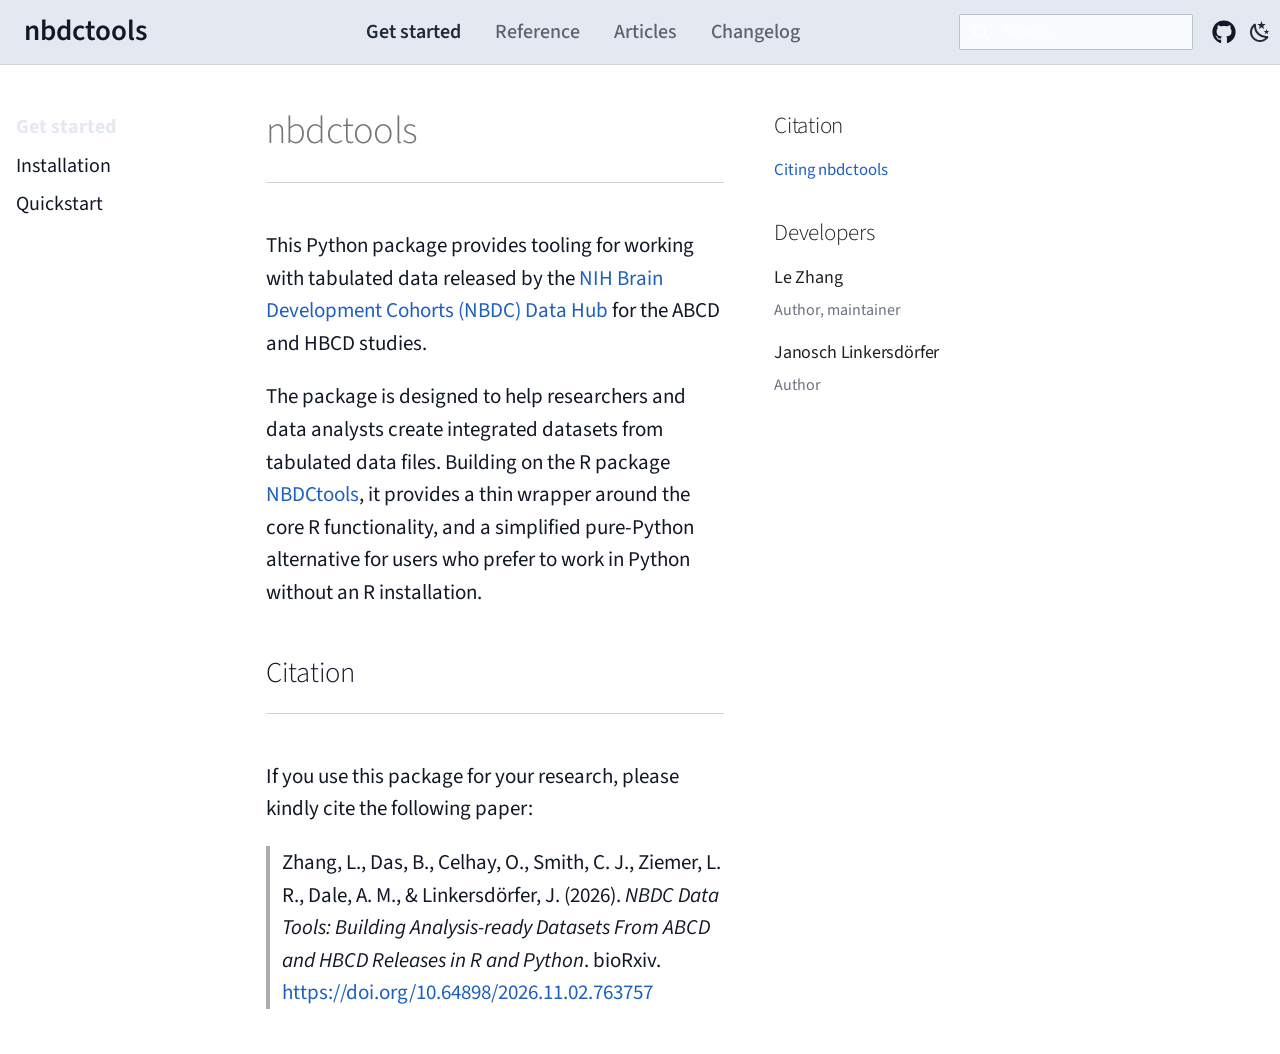
<file: index.html>
<!doctype html>
<html lang="en" class="no-js">
  <head>
    
      <meta charset="utf-8">
      <meta name="viewport" content="width=device-width,initial-scale=1">
      
        <meta name="description" content="Python version of NBDCtools, a collection of tools for working with NBDC data.">
      
      
      
        <link rel="canonical" href="https://software.nbdc-datahub.org/nbdctools-py/">
      
      
      
        <link rel="next" href="installation/">
      
      
        
      
      
      <link rel="icon" href="assets/images/favicon.png">
      <meta name="generator" content="mkdocs-1.6.1, mkdocs-material-9.7.6">
    
    
      
        <title>Overview - nbdctools</title>
      
    
    
      <link rel="stylesheet" href="assets/stylesheets/main.484c7ddc.min.css">
      
        
        <link rel="stylesheet" href="assets/stylesheets/palette.ab4e12ef.min.css">
      
      


    
    
      
    
    
      
        
        
        <link rel="preconnect" href="https://fonts.gstatic.com" crossorigin>
        <link rel="stylesheet" href="https://fonts.googleapis.com/css?family=Source+Sans+3:300,300i,400,400i,700,700i%7CJetBrains+Mono:400,400i,700,700i&display=fallback">
        <style>:root{--md-text-font:"Source Sans 3";--md-code-font:"JetBrains Mono"}</style>
      
    
    
      <link rel="stylesheet" href="assets/_mkdocstrings.css">
    
      <link rel="stylesheet" href="stylesheets/pkgdown.css">
    
    <script>__md_scope=new URL(".",location),__md_hash=e=>[...e].reduce(((e,_)=>(e<<5)-e+_.charCodeAt(0)),0),__md_get=(e,_=localStorage,t=__md_scope)=>JSON.parse(_.getItem(t.pathname+"."+e)),__md_set=(e,_,t=localStorage,a=__md_scope)=>{try{t.setItem(a.pathname+"."+e,JSON.stringify(_))}catch(e){}}</script>
    
      

    
    
  </head>
  
  
    
    
      
    
    
    
    
    <body dir="ltr" data-md-color-scheme="default" data-md-color-primary="custom" data-md-color-accent="custom">
  
    
    <input class="md-toggle" data-md-toggle="drawer" type="checkbox" id="__drawer" autocomplete="off">
    <input class="md-toggle" data-md-toggle="search" type="checkbox" id="__search" autocomplete="off">
    <label class="md-overlay" for="__drawer"></label>
    <div data-md-component="skip">
      
    </div>
    <div data-md-component="announce">
      
    </div>
    
    
      

  

<header class="md-header md-header--shadow md-header--lifted" data-md-component="header">
  <nav class="md-header__inner md-grid" aria-label="Header">
    <a href="." title="nbdctools" class="md-header__button md-logo" aria-label="nbdctools" data-md-component="logo">
      
  
  <svg xmlns="http://www.w3.org/2000/svg" viewBox="0 0 24 24"><path d="M12 8a3 3 0 0 0 3-3 3 3 0 0 0-3-3 3 3 0 0 0-3 3 3 3 0 0 0 3 3m0 3.54C9.64 9.35 6.5 8 3 8v11c3.5 0 6.64 1.35 9 3.54 2.36-2.19 5.5-3.54 9-3.54V8c-3.5 0-6.64 1.35-9 3.54"/></svg>

    </a>
    <label class="md-header__button md-icon" for="__drawer">
      
      <svg xmlns="http://www.w3.org/2000/svg" viewBox="0 0 24 24"><path d="M3 6h18v2H3zm0 5h18v2H3zm0 5h18v2H3z"/></svg>
    </label>
    <div class="md-header__title" data-md-component="header-title">
      <div class="md-header__ellipsis">
        <div class="md-header__topic">
          <span class="md-ellipsis">
            nbdctools
          </span>
        </div>
        <div class="md-header__topic" data-md-component="header-topic">
          <span class="md-ellipsis">
            
              Overview
            
          </span>
        </div>
      </div>
    </div>
    
      
        <form class="md-header__option" data-md-component="palette">
  
    
    
    
    <input class="md-option" data-md-color-media="(prefers-color-scheme: light)" data-md-color-scheme="default" data-md-color-primary="custom" data-md-color-accent="custom"  aria-label="Switch to dark mode"  type="radio" name="__palette" id="__palette_0">
    
      <label class="md-header__button md-icon" title="Switch to dark mode" for="__palette_1" hidden>
        <svg xmlns="http://www.w3.org/2000/svg" viewBox="0 0 24 24"><path d="m17.75 4.09-2.53 1.94.91 3.06-2.63-1.81-2.63 1.81.91-3.06-2.53-1.94L12.44 4l1.06-3 1.06 3zm3.5 6.91-1.64 1.25.59 1.98-1.7-1.17-1.7 1.17.59-1.98L15.75 11l2.06-.05L18.5 9l.69 1.95zm-2.28 4.95c.83-.08 1.72 1.1 1.19 1.85-.32.45-.66.87-1.08 1.27C15.17 23 8.84 23 4.94 19.07c-3.91-3.9-3.91-10.24 0-14.14.4-.4.82-.76 1.27-1.08.75-.53 1.93.36 1.85 1.19-.27 2.86.69 5.83 2.89 8.02a9.96 9.96 0 0 0 8.02 2.89m-1.64 2.02a12.08 12.08 0 0 1-7.8-3.47c-2.17-2.19-3.33-5-3.49-7.82-2.81 3.14-2.7 7.96.31 10.98 3.02 3.01 7.84 3.12 10.98.31"/></svg>
      </label>
    
  
    
    
    
    <input class="md-option" data-md-color-media="(prefers-color-scheme: dark)" data-md-color-scheme="slate" data-md-color-primary="custom" data-md-color-accent="custom"  aria-label="Switch to light mode"  type="radio" name="__palette" id="__palette_1">
    
      <label class="md-header__button md-icon" title="Switch to light mode" for="__palette_0" hidden>
        <svg xmlns="http://www.w3.org/2000/svg" viewBox="0 0 24 24"><path d="M12 7a5 5 0 0 1 5 5 5 5 0 0 1-5 5 5 5 0 0 1-5-5 5 5 0 0 1 5-5m0 2a3 3 0 0 0-3 3 3 3 0 0 0 3 3 3 3 0 0 0 3-3 3 3 0 0 0-3-3m0-7 2.39 3.42C13.65 5.15 12.84 5 12 5s-1.65.15-2.39.42zM3.34 7l4.16-.35A7.2 7.2 0 0 0 5.94 8.5c-.44.74-.69 1.5-.83 2.29zm.02 10 1.76-3.77a7.131 7.131 0 0 0 2.38 4.14zM20.65 7l-1.77 3.79a7.02 7.02 0 0 0-2.38-4.15zm-.01 10-4.14.36c.59-.51 1.12-1.14 1.54-1.86.42-.73.69-1.5.83-2.29zM12 22l-2.41-3.44c.74.27 1.55.44 2.41.44.82 0 1.63-.17 2.37-.44z"/></svg>
      </label>
    
  
</form>
      
    
    
      <script>var palette=__md_get("__palette");if(palette&&palette.color){if("(prefers-color-scheme)"===palette.color.media){var media=matchMedia("(prefers-color-scheme: light)"),input=document.querySelector(media.matches?"[data-md-color-media='(prefers-color-scheme: light)']":"[data-md-color-media='(prefers-color-scheme: dark)']");palette.color.media=input.getAttribute("data-md-color-media"),palette.color.scheme=input.getAttribute("data-md-color-scheme"),palette.color.primary=input.getAttribute("data-md-color-primary"),palette.color.accent=input.getAttribute("data-md-color-accent")}for(var[key,value]of Object.entries(palette.color))document.body.setAttribute("data-md-color-"+key,value)}</script>
    
    
    
      
      
        <label class="md-header__button md-icon" for="__search">
          
          <svg xmlns="http://www.w3.org/2000/svg" viewBox="0 0 24 24"><path d="M9.5 3A6.5 6.5 0 0 1 16 9.5c0 1.61-.59 3.09-1.56 4.23l.27.27h.79l5 5-1.5 1.5-5-5v-.79l-.27-.27A6.52 6.52 0 0 1 9.5 16 6.5 6.5 0 0 1 3 9.5 6.5 6.5 0 0 1 9.5 3m0 2C7 5 5 7 5 9.5S7 14 9.5 14 14 12 14 9.5 12 5 9.5 5"/></svg>
        </label>
        <div class="md-search" data-md-component="search" role="dialog">
  <label class="md-search__overlay" for="__search"></label>
  <div class="md-search__inner" role="search">
    <form class="md-search__form" name="search">
      <input type="text" class="md-search__input" name="query" aria-label="Search" placeholder="Search" autocapitalize="off" autocorrect="off" autocomplete="off" spellcheck="false" data-md-component="search-query" required>
      <label class="md-search__icon md-icon" for="__search">
        
        <svg xmlns="http://www.w3.org/2000/svg" viewBox="0 0 24 24"><path d="M9.5 3A6.5 6.5 0 0 1 16 9.5c0 1.61-.59 3.09-1.56 4.23l.27.27h.79l5 5-1.5 1.5-5-5v-.79l-.27-.27A6.52 6.52 0 0 1 9.5 16 6.5 6.5 0 0 1 3 9.5 6.5 6.5 0 0 1 9.5 3m0 2C7 5 5 7 5 9.5S7 14 9.5 14 14 12 14 9.5 12 5 9.5 5"/></svg>
        
        <svg xmlns="http://www.w3.org/2000/svg" viewBox="0 0 24 24"><path d="M20 11v2H8l5.5 5.5-1.42 1.42L4.16 12l7.92-7.92L13.5 5.5 8 11z"/></svg>
      </label>
      <nav class="md-search__options" aria-label="Search">
        
        <button type="reset" class="md-search__icon md-icon" title="Clear" aria-label="Clear" tabindex="-1">
          
          <svg xmlns="http://www.w3.org/2000/svg" viewBox="0 0 24 24"><path d="M19 6.41 17.59 5 12 10.59 6.41 5 5 6.41 10.59 12 5 17.59 6.41 19 12 13.41 17.59 19 19 17.59 13.41 12z"/></svg>
        </button>
      </nav>
      
        <div class="md-search__suggest" data-md-component="search-suggest"></div>
      
    </form>
    <div class="md-search__output">
      <div class="md-search__scrollwrap" tabindex="0" data-md-scrollfix>
        <div class="md-search-result" data-md-component="search-result">
          <div class="md-search-result__meta">
            Initializing search
          </div>
          <ol class="md-search-result__list" role="presentation"></ol>
        </div>
      </div>
    </div>
  </div>
</div>
      
    
    
      <div class="md-header__source">
        <a href="https://github.com/nbdc-datahub/nbdctools-py" title="Go to repository" class="md-source" data-md-component="source">
  <div class="md-source__icon md-icon">
    
    <svg xmlns="http://www.w3.org/2000/svg" viewBox="0 0 512 512"><!--! Font Awesome Free 7.1.0 by @fontawesome - https://fontawesome.com License - https://fontawesome.com/license/free (Icons: CC BY 4.0, Fonts: SIL OFL 1.1, Code: MIT License) Copyright 2025 Fonticons, Inc.--><path d="M173.9 397.4c0 2-2.3 3.6-5.2 3.6-3.3.3-5.6-1.3-5.6-3.6 0-2 2.3-3.6 5.2-3.6 3-.3 5.6 1.3 5.6 3.6m-31.1-4.5c-.7 2 1.3 4.3 4.3 4.9 2.6 1 5.6 0 6.2-2s-1.3-4.3-4.3-5.2c-2.6-.7-5.5.3-6.2 2.3m44.2-1.7c-2.9.7-4.9 2.6-4.6 4.9.3 2 2.9 3.3 5.9 2.6 2.9-.7 4.9-2.6 4.6-4.6-.3-1.9-3-3.2-5.9-2.9M252.8 8C114.1 8 8 113.3 8 252c0 110.9 69.8 205.8 169.5 239.2 12.8 2.3 17.3-5.6 17.3-12.1 0-6.2-.3-40.4-.3-61.4 0 0-70 15-84.7-29.8 0 0-11.4-29.1-27.8-36.6 0 0-22.9-15.7 1.6-15.4 0 0 24.9 2 38.6 25.8 21.9 38.6 58.6 27.5 72.9 20.9 2.3-16 8.8-27.1 16-33.7-55.9-6.2-112.3-14.3-112.3-110.5 0-27.5 7.6-41.3 23.6-58.9-2.6-6.5-11.1-33.3 2.6-67.9 20.9-6.5 69 27 69 27 20-5.6 41.5-8.5 62.8-8.5s42.8 2.9 62.8 8.5c0 0 48.1-33.6 69-27 13.7 34.7 5.2 61.4 2.6 67.9 16 17.7 25.8 31.5 25.8 58.9 0 96.5-58.9 104.2-114.8 110.5 9.2 7.9 17 22.9 17 46.4 0 33.7-.3 75.4-.3 83.6 0 6.5 4.6 14.4 17.3 12.1C436.2 457.8 504 362.9 504 252 504 113.3 391.5 8 252.8 8M105.2 352.9c-1.3 1-1 3.3.7 5.2 1.6 1.6 3.9 2.3 5.2 1 1.3-1 1-3.3-.7-5.2-1.6-1.6-3.9-2.3-5.2-1m-10.8-8.1c-.7 1.3.3 2.9 2.3 3.9 1.6 1 3.6.7 4.3-.7.7-1.3-.3-2.9-2.3-3.9-2-.6-3.6-.3-4.3.7m32.4 35.6c-1.6 1.3-1 4.3 1.3 6.2 2.3 2.3 5.2 2.6 6.5 1 1.3-1.3.7-4.3-1.3-6.2-2.2-2.3-5.2-2.6-6.5-1m-11.4-14.7c-1.6 1-1.6 3.6 0 5.9s4.3 3.3 5.6 2.3c1.6-1.3 1.6-3.9 0-6.2-1.4-2.3-4-3.3-5.6-2"/></svg>
  </div>
  <div class="md-source__repository">
    nbdc-datahub/nbdctools-py
  </div>
</a>
      </div>
    
  </nav>
  
    
      
<nav class="md-tabs" aria-label="Tabs" data-md-component="tabs">
  <div class="md-grid">
    <ul class="md-tabs__list">
      
        
  
  
  
    
  
  
    
    
      <li class="md-tabs__item md-tabs__item--active">
        <a href="." class="md-tabs__link">
          
  
  
    
  
  Get started

        </a>
      </li>
    
  

      
        
  
  
  
  
    <li class="md-tabs__item">
      <a href="api/reference/" class="md-tabs__link">
        
  
  
    
  
  Reference

      </a>
    </li>
  

      
        
  
  
  
  
    
    
      <li class="md-tabs__item">
        <a href="guide/r_wrapper/" class="md-tabs__link">
          
  
  
    
  
  Articles

        </a>
      </li>
    
  

      
        
  
  
  
  
    <li class="md-tabs__item">
      <a href="changelog/" class="md-tabs__link">
        
  
  
    
  
  Changelog

      </a>
    </li>
  

      
    </ul>
  </div>
</nav>
    
  
</header>
    
    <div class="md-container" data-md-component="container">
      
      
        
      
      <main class="md-main" data-md-component="main">
        <div class="md-main__inner md-grid">
          
            
              
              <div class="md-sidebar md-sidebar--primary" data-md-component="sidebar" data-md-type="navigation" >
                <div class="md-sidebar__scrollwrap">
                  <div class="md-sidebar__inner">
                    


  


<nav class="md-nav md-nav--primary md-nav--lifted" aria-label="Navigation" data-md-level="0">
  <label class="md-nav__title" for="__drawer">
    <a href="." title="nbdctools" class="md-nav__button md-logo" aria-label="nbdctools" data-md-component="logo">
      
  
  <svg xmlns="http://www.w3.org/2000/svg" viewBox="0 0 24 24"><path d="M12 8a3 3 0 0 0 3-3 3 3 0 0 0-3-3 3 3 0 0 0-3 3 3 3 0 0 0 3 3m0 3.54C9.64 9.35 6.5 8 3 8v11c3.5 0 6.64 1.35 9 3.54 2.36-2.19 5.5-3.54 9-3.54V8c-3.5 0-6.64 1.35-9 3.54"/></svg>

    </a>
    nbdctools
  </label>
  
    <div class="md-nav__source">
      <a href="https://github.com/nbdc-datahub/nbdctools-py" title="Go to repository" class="md-source" data-md-component="source">
  <div class="md-source__icon md-icon">
    
    <svg xmlns="http://www.w3.org/2000/svg" viewBox="0 0 512 512"><!--! Font Awesome Free 7.1.0 by @fontawesome - https://fontawesome.com License - https://fontawesome.com/license/free (Icons: CC BY 4.0, Fonts: SIL OFL 1.1, Code: MIT License) Copyright 2025 Fonticons, Inc.--><path d="M173.9 397.4c0 2-2.3 3.6-5.2 3.6-3.3.3-5.6-1.3-5.6-3.6 0-2 2.3-3.6 5.2-3.6 3-.3 5.6 1.3 5.6 3.6m-31.1-4.5c-.7 2 1.3 4.3 4.3 4.9 2.6 1 5.6 0 6.2-2s-1.3-4.3-4.3-5.2c-2.6-.7-5.5.3-6.2 2.3m44.2-1.7c-2.9.7-4.9 2.6-4.6 4.9.3 2 2.9 3.3 5.9 2.6 2.9-.7 4.9-2.6 4.6-4.6-.3-1.9-3-3.2-5.9-2.9M252.8 8C114.1 8 8 113.3 8 252c0 110.9 69.8 205.8 169.5 239.2 12.8 2.3 17.3-5.6 17.3-12.1 0-6.2-.3-40.4-.3-61.4 0 0-70 15-84.7-29.8 0 0-11.4-29.1-27.8-36.6 0 0-22.9-15.7 1.6-15.4 0 0 24.9 2 38.6 25.8 21.9 38.6 58.6 27.5 72.9 20.9 2.3-16 8.8-27.1 16-33.7-55.9-6.2-112.3-14.3-112.3-110.5 0-27.5 7.6-41.3 23.6-58.9-2.6-6.5-11.1-33.3 2.6-67.9 20.9-6.5 69 27 69 27 20-5.6 41.5-8.5 62.8-8.5s42.8 2.9 62.8 8.5c0 0 48.1-33.6 69-27 13.7 34.7 5.2 61.4 2.6 67.9 16 17.7 25.8 31.5 25.8 58.9 0 96.5-58.9 104.2-114.8 110.5 9.2 7.9 17 22.9 17 46.4 0 33.7-.3 75.4-.3 83.6 0 6.5 4.6 14.4 17.3 12.1C436.2 457.8 504 362.9 504 252 504 113.3 391.5 8 252.8 8M105.2 352.9c-1.3 1-1 3.3.7 5.2 1.6 1.6 3.9 2.3 5.2 1 1.3-1 1-3.3-.7-5.2-1.6-1.6-3.9-2.3-5.2-1m-10.8-8.1c-.7 1.3.3 2.9 2.3 3.9 1.6 1 3.6.7 4.3-.7.7-1.3-.3-2.9-2.3-3.9-2-.6-3.6-.3-4.3.7m32.4 35.6c-1.6 1.3-1 4.3 1.3 6.2 2.3 2.3 5.2 2.6 6.5 1 1.3-1.3.7-4.3-1.3-6.2-2.2-2.3-5.2-2.6-6.5-1m-11.4-14.7c-1.6 1-1.6 3.6 0 5.9s4.3 3.3 5.6 2.3c1.6-1.3 1.6-3.9 0-6.2-1.4-2.3-4-3.3-5.6-2"/></svg>
  </div>
  <div class="md-source__repository">
    nbdc-datahub/nbdctools-py
  </div>
</a>
    </div>
  
  <ul class="md-nav__list" data-md-scrollfix>
    
      
      
  
  
    
  
  
  
    
    
      
        
          
        
      
        
      
        
      
    
    
    
      
        
        
      
      
    
    
    <li class="md-nav__item md-nav__item--active md-nav__item--section md-nav__item--nested">
      
        
        
        <input class="md-nav__toggle md-toggle " type="checkbox" id="__nav_1" checked>
        
          
          <div class="md-nav__link md-nav__container">
            <a href="." class="md-nav__link md-nav__link--active">
              
  
  
  <span class="md-ellipsis">
    
  
    Get started
  

    
  </span>
  
  

            </a>
            
              
              <label class="md-nav__link md-nav__link--active" for="__nav_1" id="__nav_1_label" tabindex="">
                <span class="md-nav__icon md-icon"></span>
              </label>
            
          </div>
        
        <nav class="md-nav" data-md-level="1" aria-labelledby="__nav_1_label" aria-expanded="true">
          <label class="md-nav__title" for="__nav_1">
            <span class="md-nav__icon md-icon"></span>
            
  
    Get started
  

          </label>
          <ul class="md-nav__list" data-md-scrollfix>
            
              
            
              
                
  
  
  
  
    <li class="md-nav__item">
      <a href="installation/" class="md-nav__link">
        
  
  
  <span class="md-ellipsis">
    
  
    Installation
  

    
  </span>
  
  

      </a>
    </li>
  

              
            
              
                
  
  
  
  
    <li class="md-nav__item">
      <a href="quickstart/" class="md-nav__link">
        
  
  
  <span class="md-ellipsis">
    
  
    Quickstart
  

    
  </span>
  
  

      </a>
    </li>
  

              
            
          </ul>
        </nav>
      
    </li>
  

    
      
      
  
  
  
  
    <li class="md-nav__item">
      <a href="api/reference/" class="md-nav__link">
        
  
  
  <span class="md-ellipsis">
    
  
    Reference
  

    
  </span>
  
  

      </a>
    </li>
  

    
      
      
  
  
  
  
    
    
      
        
      
        
      
        
      
        
      
        
      
    
    
    
      
      
    
    
    <li class="md-nav__item md-nav__item--nested">
      
        
        
        <input class="md-nav__toggle md-toggle " type="checkbox" id="__nav_3" >
        
          
          <label class="md-nav__link" for="__nav_3" id="__nav_3_label" tabindex="0">
            
  
  
  <span class="md-ellipsis">
    
  
    Articles
  

    
  </span>
  
  

            <span class="md-nav__icon md-icon"></span>
          </label>
        
        <nav class="md-nav" data-md-level="1" aria-labelledby="__nav_3_label" aria-expanded="false">
          <label class="md-nav__title" for="__nav_3">
            <span class="md-nav__icon md-icon"></span>
            
  
    Articles
  

          </label>
          <ul class="md-nav__list" data-md-scrollfix>
            
              
                
  
  
  
  
    <li class="md-nav__item">
      <a href="guide/r_wrapper/" class="md-nav__link">
        
  
  
  <span class="md-ellipsis">
    
  
    R wrapper
  

    
  </span>
  
  

      </a>
    </li>
  

              
            
              
                
  
  
  
  
    <li class="md-nav__item">
      <a href="guide/pure_python/" class="md-nav__link">
        
  
  
  <span class="md-ellipsis">
    
  
    Pure Python
  

    
  </span>
  
  

      </a>
    </li>
  

              
            
              
                
  
  
  
  
    <li class="md-nav__item">
      <a href="guide/metadata/" class="md-nav__link">
        
  
  
  <span class="md-ellipsis">
    
  
    Metadata Workflow
  

    
  </span>
  
  

      </a>
    </li>
  

              
            
              
                
  
  
  
  
    <li class="md-nav__item">
      <a href="guide/benchmark/" class="md-nav__link">
        
  
  
  <span class="md-ellipsis">
    
  
    Benchmark
  

    
  </span>
  
  

      </a>
    </li>
  

              
            
              
                
  
  
  
  
    <li class="md-nav__item">
      <a href="guide/troubleshooting/" class="md-nav__link">
        
  
  
  <span class="md-ellipsis">
    
  
    Troubleshooting
  

    
  </span>
  
  

      </a>
    </li>
  

              
            
          </ul>
        </nav>
      
    </li>
  

    
      
      
  
  
  
  
    <li class="md-nav__item">
      <a href="changelog/" class="md-nav__link">
        
  
  
  <span class="md-ellipsis">
    
  
    Changelog
  

    
  </span>
  
  

      </a>
    </li>
  

    
  </ul>
</nav>
                  </div>
                </div>
              </div>
            
            
              
              <div class="md-sidebar md-sidebar--secondary" data-md-component="sidebar" data-md-type="toc" >
                <div class="md-sidebar__scrollwrap">
                  <div class="md-sidebar__inner">
                    

<nav class="md-nav md-nav--secondary" aria-label="Table of contents">
  
  
  
  
</nav>
                  </div>
                </div>
              </div>
            
          
          
            <div class="md-content" data-md-component="content">
              
              <article class="md-content__inner md-typeset">
                
                  


  
  


<div class="pkgdown-home">
    <main>
        <h1>nbdctools</h1>

        <div class="intro">
            <p>
                This Python package provides tooling for working with tabulated data released by the
                <a href="https://www.nbdc-datahub.org/">NIH Brain Development Cohorts (NBDC) Data Hub</a>
                for the ABCD and HBCD studies.
            </p>

            <p>
                The package is designed to help researchers and data analysts create integrated
                datasets from tabulated data files. Building on the R package <a href="https://software.nbdc-datahub.org/NBDCtools/">NBDCtools</a>,
                it provides a thin wrapper around the core R functionality, and a simplified pure-Python
                alternative for users who prefer to work in Python without an R installation.
            </p>
        </div>

        <h2 id="citation">Citation</h2>
        <div class="intro">
            <p>If you use this package for your research, please kindly cite the following paper:</p>
            <blockquote>
                <p>
                    Zhang, L., Das, B., Celhay, O., Smith, C. J., Ziemer, L. R., Dale, A. M., &amp; Linkersdörfer, J. (2026).
                    <em>NBDC Data Tools: Building Analysis-ready Datasets From ABCD and HBCD Releases in R and Python</em>.
                    bioRxiv. <a href="https://doi.org/10.64898/2026.11.02.763757">https://doi.org/10.64898/2026.11.02.763757</a>
                </p>
            </blockquote>

        </div>
    </main>

    <aside class="pkgdown-sidebar">
        <section>
            <h2>Citation</h2>
            <p><a href="#citation">Citing nbdctools</a></p>
        </section>

        <section>
            <h2>Developers</h2>
            <div class="person">
                <h3>Le Zhang</h3>
                <div class="role">Author, maintainer</div>
            </div>
            <div class="person">
                <h3>Janosch Linkersdörfer</h3>
                <div class="role">Author</div>
            </div>
        </section>
    </aside>
</div>












                
              </article>
            </div>
          
          
<script>var target=document.getElementById(location.hash.slice(1));target&&target.name&&(target.checked=target.name.startsWith("__tabbed_"))</script>
        </div>
        
      </main>
      
        <footer class="md-footer">
  
  <div class="md-footer-meta md-typeset">
    <div class="md-footer-meta__inner md-grid">
      <div class="md-copyright">
  
  
</div>
      
    </div>
  </div>
</footer>
      
    </div>
    <div class="md-dialog" data-md-component="dialog">
      <div class="md-dialog__inner md-typeset"></div>
    </div>
    
    
    
      
      
      <script id="__config" type="application/json">{"annotate": null, "base": ".", "features": ["navigation.tabs", "navigation.tabs.sticky", "navigation.indexes", "content.code.copy", "search.suggest", "search.highlight"], "search": "assets/javascripts/workers/search.2c215733.min.js", "tags": null, "translations": {"clipboard.copied": "Copied to clipboard", "clipboard.copy": "Copy to clipboard", "search.result.more.one": "1 more on this page", "search.result.more.other": "# more on this page", "search.result.none": "No matching documents", "search.result.one": "1 matching document", "search.result.other": "# matching documents", "search.result.placeholder": "Type to start searching", "search.result.term.missing": "Missing", "select.version": "Select version"}, "version": null}</script>
    
    
      <script src="assets/javascripts/bundle.79ae519e.min.js"></script>
      
        <script src="javascripts/header-home-link.js"></script>
      
    
  </body>
</html>
</file>
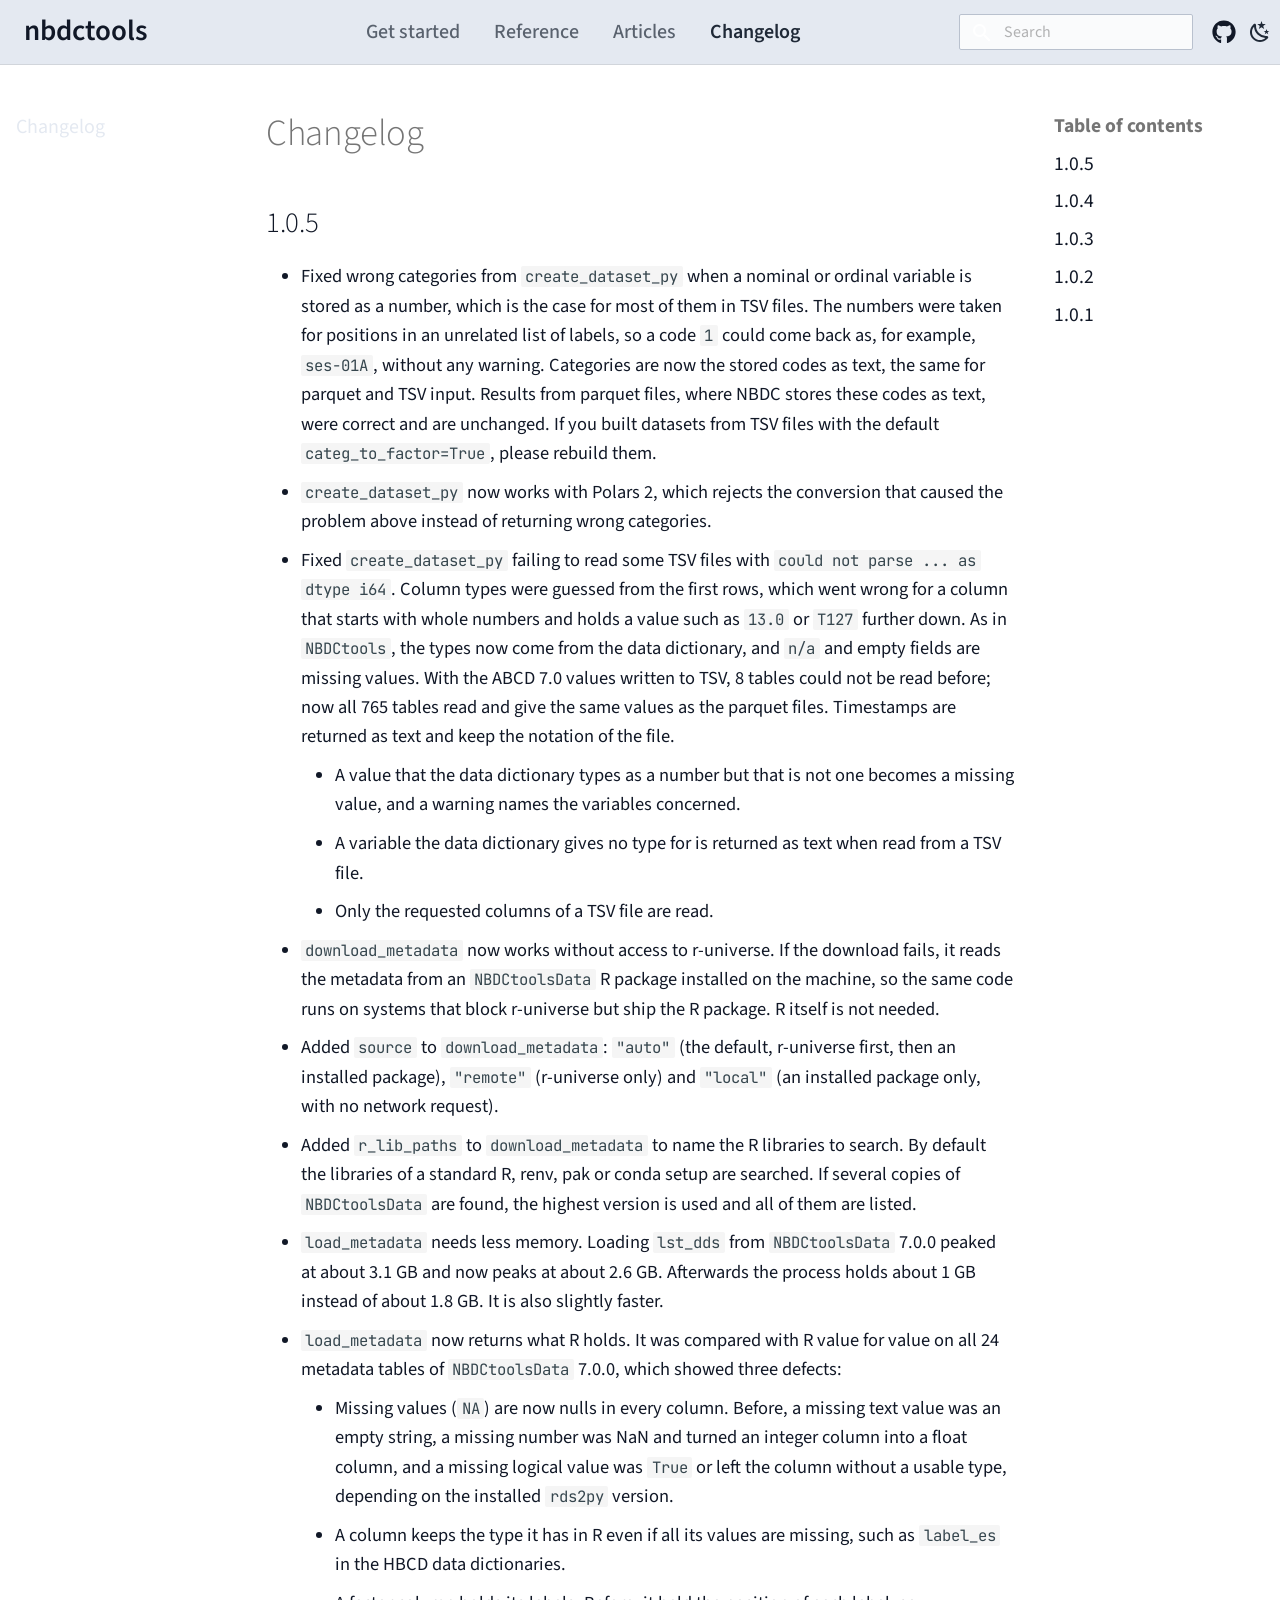
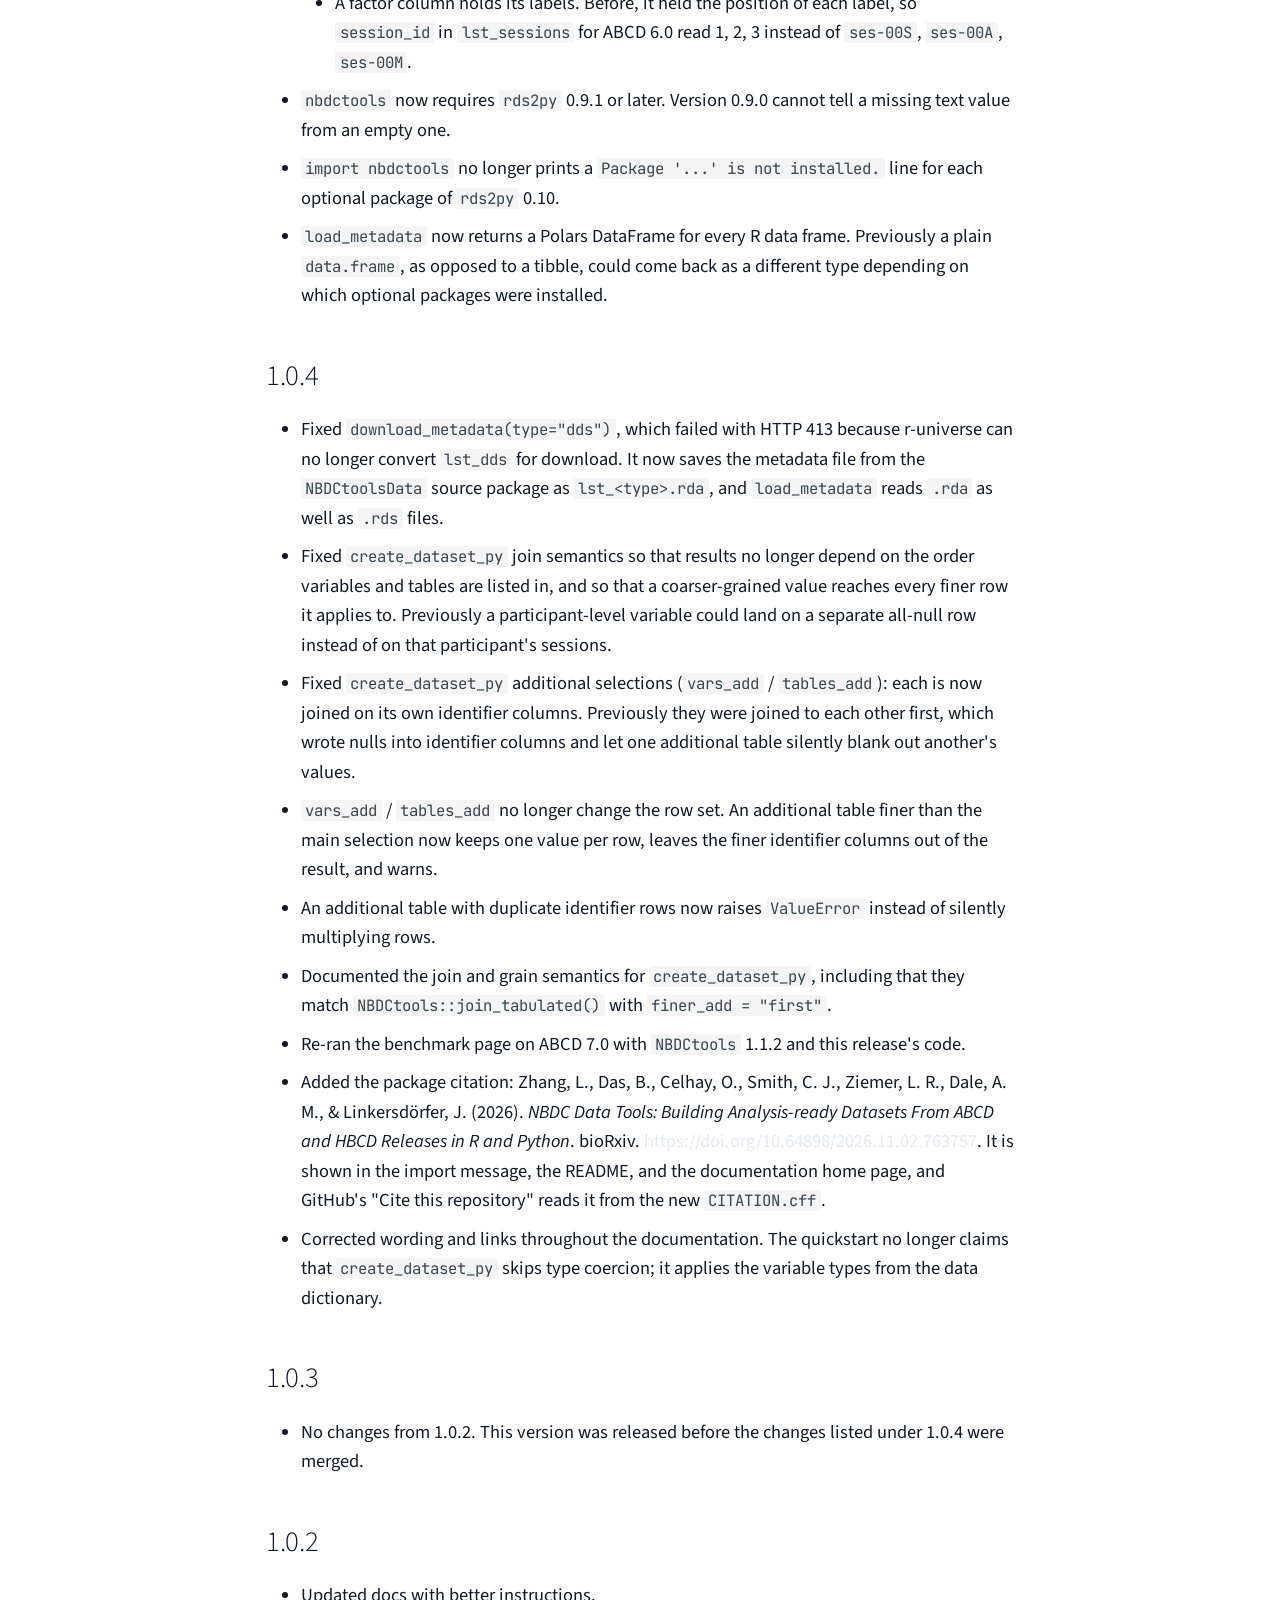
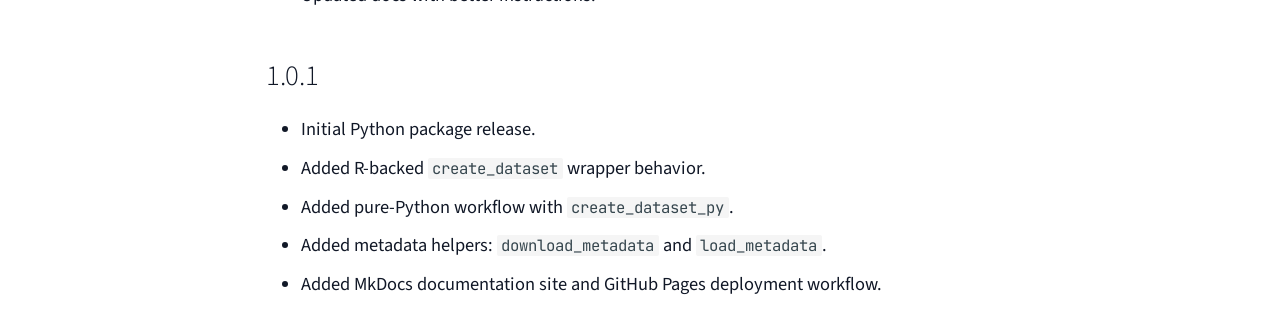
<file: changelog/index.html>
<!doctype html>
<html lang="en" class="no-js">
  <head>
    
      <meta charset="utf-8">
      <meta name="viewport" content="width=device-width,initial-scale=1">
      
        <meta name="description" content="Python version of NBDCtools, a collection of tools for working with NBDC data.">
      
      
      
        <link rel="canonical" href="https://software.nbdc-datahub.org/nbdctools-py/changelog/">
      
      
        <link rel="prev" href="../guide/troubleshooting/">
      
      
      
        
      
      
      <link rel="icon" href="../assets/images/favicon.png">
      <meta name="generator" content="mkdocs-1.6.1, mkdocs-material-9.7.6">
    
    
      
        <title>Changelog - nbdctools</title>
      
    
    
      <link rel="stylesheet" href="../assets/stylesheets/main.484c7ddc.min.css">
      
        
        <link rel="stylesheet" href="../assets/stylesheets/palette.ab4e12ef.min.css">
      
      


    
    
      
    
    
      
        
        
        <link rel="preconnect" href="https://fonts.gstatic.com" crossorigin>
        <link rel="stylesheet" href="https://fonts.googleapis.com/css?family=Source+Sans+3:300,300i,400,400i,700,700i%7CJetBrains+Mono:400,400i,700,700i&display=fallback">
        <style>:root{--md-text-font:"Source Sans 3";--md-code-font:"JetBrains Mono"}</style>
      
    
    
      <link rel="stylesheet" href="../assets/_mkdocstrings.css">
    
      <link rel="stylesheet" href="../stylesheets/pkgdown.css">
    
    <script>__md_scope=new URL("..",location),__md_hash=e=>[...e].reduce(((e,_)=>(e<<5)-e+_.charCodeAt(0)),0),__md_get=(e,_=localStorage,t=__md_scope)=>JSON.parse(_.getItem(t.pathname+"."+e)),__md_set=(e,_,t=localStorage,a=__md_scope)=>{try{t.setItem(a.pathname+"."+e,JSON.stringify(_))}catch(e){}}</script>
    
      

    
    
  </head>
  
  
    
    
      
    
    
    
    
    <body dir="ltr" data-md-color-scheme="default" data-md-color-primary="custom" data-md-color-accent="custom">
  
    
    <input class="md-toggle" data-md-toggle="drawer" type="checkbox" id="__drawer" autocomplete="off">
    <input class="md-toggle" data-md-toggle="search" type="checkbox" id="__search" autocomplete="off">
    <label class="md-overlay" for="__drawer"></label>
    <div data-md-component="skip">
      
        
        <a href="#changelog" class="md-skip">
          Skip to content
        </a>
      
    </div>
    <div data-md-component="announce">
      
    </div>
    
    
      

  

<header class="md-header md-header--shadow md-header--lifted" data-md-component="header">
  <nav class="md-header__inner md-grid" aria-label="Header">
    <a href=".." title="nbdctools" class="md-header__button md-logo" aria-label="nbdctools" data-md-component="logo">
      
  
  <svg xmlns="http://www.w3.org/2000/svg" viewBox="0 0 24 24"><path d="M12 8a3 3 0 0 0 3-3 3 3 0 0 0-3-3 3 3 0 0 0-3 3 3 3 0 0 0 3 3m0 3.54C9.64 9.35 6.5 8 3 8v11c3.5 0 6.64 1.35 9 3.54 2.36-2.19 5.5-3.54 9-3.54V8c-3.5 0-6.64 1.35-9 3.54"/></svg>

    </a>
    <label class="md-header__button md-icon" for="__drawer">
      
      <svg xmlns="http://www.w3.org/2000/svg" viewBox="0 0 24 24"><path d="M3 6h18v2H3zm0 5h18v2H3zm0 5h18v2H3z"/></svg>
    </label>
    <div class="md-header__title" data-md-component="header-title">
      <div class="md-header__ellipsis">
        <div class="md-header__topic">
          <span class="md-ellipsis">
            nbdctools
          </span>
        </div>
        <div class="md-header__topic" data-md-component="header-topic">
          <span class="md-ellipsis">
            
              Changelog
            
          </span>
        </div>
      </div>
    </div>
    
      
        <form class="md-header__option" data-md-component="palette">
  
    
    
    
    <input class="md-option" data-md-color-media="(prefers-color-scheme: light)" data-md-color-scheme="default" data-md-color-primary="custom" data-md-color-accent="custom"  aria-label="Switch to dark mode"  type="radio" name="__palette" id="__palette_0">
    
      <label class="md-header__button md-icon" title="Switch to dark mode" for="__palette_1" hidden>
        <svg xmlns="http://www.w3.org/2000/svg" viewBox="0 0 24 24"><path d="m17.75 4.09-2.53 1.94.91 3.06-2.63-1.81-2.63 1.81.91-3.06-2.53-1.94L12.44 4l1.06-3 1.06 3zm3.5 6.91-1.64 1.25.59 1.98-1.7-1.17-1.7 1.17.59-1.98L15.75 11l2.06-.05L18.5 9l.69 1.95zm-2.28 4.95c.83-.08 1.72 1.1 1.19 1.85-.32.45-.66.87-1.08 1.27C15.17 23 8.84 23 4.94 19.07c-3.91-3.9-3.91-10.24 0-14.14.4-.4.82-.76 1.27-1.08.75-.53 1.93.36 1.85 1.19-.27 2.86.69 5.83 2.89 8.02a9.96 9.96 0 0 0 8.02 2.89m-1.64 2.02a12.08 12.08 0 0 1-7.8-3.47c-2.17-2.19-3.33-5-3.49-7.82-2.81 3.14-2.7 7.96.31 10.98 3.02 3.01 7.84 3.12 10.98.31"/></svg>
      </label>
    
  
    
    
    
    <input class="md-option" data-md-color-media="(prefers-color-scheme: dark)" data-md-color-scheme="slate" data-md-color-primary="custom" data-md-color-accent="custom"  aria-label="Switch to light mode"  type="radio" name="__palette" id="__palette_1">
    
      <label class="md-header__button md-icon" title="Switch to light mode" for="__palette_0" hidden>
        <svg xmlns="http://www.w3.org/2000/svg" viewBox="0 0 24 24"><path d="M12 7a5 5 0 0 1 5 5 5 5 0 0 1-5 5 5 5 0 0 1-5-5 5 5 0 0 1 5-5m0 2a3 3 0 0 0-3 3 3 3 0 0 0 3 3 3 3 0 0 0 3-3 3 3 0 0 0-3-3m0-7 2.39 3.42C13.65 5.15 12.84 5 12 5s-1.65.15-2.39.42zM3.34 7l4.16-.35A7.2 7.2 0 0 0 5.94 8.5c-.44.74-.69 1.5-.83 2.29zm.02 10 1.76-3.77a7.131 7.131 0 0 0 2.38 4.14zM20.65 7l-1.77 3.79a7.02 7.02 0 0 0-2.38-4.15zm-.01 10-4.14.36c.59-.51 1.12-1.14 1.54-1.86.42-.73.69-1.5.83-2.29zM12 22l-2.41-3.44c.74.27 1.55.44 2.41.44.82 0 1.63-.17 2.37-.44z"/></svg>
      </label>
    
  
</form>
      
    
    
      <script>var palette=__md_get("__palette");if(palette&&palette.color){if("(prefers-color-scheme)"===palette.color.media){var media=matchMedia("(prefers-color-scheme: light)"),input=document.querySelector(media.matches?"[data-md-color-media='(prefers-color-scheme: light)']":"[data-md-color-media='(prefers-color-scheme: dark)']");palette.color.media=input.getAttribute("data-md-color-media"),palette.color.scheme=input.getAttribute("data-md-color-scheme"),palette.color.primary=input.getAttribute("data-md-color-primary"),palette.color.accent=input.getAttribute("data-md-color-accent")}for(var[key,value]of Object.entries(palette.color))document.body.setAttribute("data-md-color-"+key,value)}</script>
    
    
    
      
      
        <label class="md-header__button md-icon" for="__search">
          
          <svg xmlns="http://www.w3.org/2000/svg" viewBox="0 0 24 24"><path d="M9.5 3A6.5 6.5 0 0 1 16 9.5c0 1.61-.59 3.09-1.56 4.23l.27.27h.79l5 5-1.5 1.5-5-5v-.79l-.27-.27A6.52 6.52 0 0 1 9.5 16 6.5 6.5 0 0 1 3 9.5 6.5 6.5 0 0 1 9.5 3m0 2C7 5 5 7 5 9.5S7 14 9.5 14 14 12 14 9.5 12 5 9.5 5"/></svg>
        </label>
        <div class="md-search" data-md-component="search" role="dialog">
  <label class="md-search__overlay" for="__search"></label>
  <div class="md-search__inner" role="search">
    <form class="md-search__form" name="search">
      <input type="text" class="md-search__input" name="query" aria-label="Search" placeholder="Search" autocapitalize="off" autocorrect="off" autocomplete="off" spellcheck="false" data-md-component="search-query" required>
      <label class="md-search__icon md-icon" for="__search">
        
        <svg xmlns="http://www.w3.org/2000/svg" viewBox="0 0 24 24"><path d="M9.5 3A6.5 6.5 0 0 1 16 9.5c0 1.61-.59 3.09-1.56 4.23l.27.27h.79l5 5-1.5 1.5-5-5v-.79l-.27-.27A6.52 6.52 0 0 1 9.5 16 6.5 6.5 0 0 1 3 9.5 6.5 6.5 0 0 1 9.5 3m0 2C7 5 5 7 5 9.5S7 14 9.5 14 14 12 14 9.5 12 5 9.5 5"/></svg>
        
        <svg xmlns="http://www.w3.org/2000/svg" viewBox="0 0 24 24"><path d="M20 11v2H8l5.5 5.5-1.42 1.42L4.16 12l7.92-7.92L13.5 5.5 8 11z"/></svg>
      </label>
      <nav class="md-search__options" aria-label="Search">
        
        <button type="reset" class="md-search__icon md-icon" title="Clear" aria-label="Clear" tabindex="-1">
          
          <svg xmlns="http://www.w3.org/2000/svg" viewBox="0 0 24 24"><path d="M19 6.41 17.59 5 12 10.59 6.41 5 5 6.41 10.59 12 5 17.59 6.41 19 12 13.41 17.59 19 19 17.59 13.41 12z"/></svg>
        </button>
      </nav>
      
        <div class="md-search__suggest" data-md-component="search-suggest"></div>
      
    </form>
    <div class="md-search__output">
      <div class="md-search__scrollwrap" tabindex="0" data-md-scrollfix>
        <div class="md-search-result" data-md-component="search-result">
          <div class="md-search-result__meta">
            Initializing search
          </div>
          <ol class="md-search-result__list" role="presentation"></ol>
        </div>
      </div>
    </div>
  </div>
</div>
      
    
    
      <div class="md-header__source">
        <a href="https://github.com/nbdc-datahub/nbdctools-py" title="Go to repository" class="md-source" data-md-component="source">
  <div class="md-source__icon md-icon">
    
    <svg xmlns="http://www.w3.org/2000/svg" viewBox="0 0 512 512"><!--! Font Awesome Free 7.1.0 by @fontawesome - https://fontawesome.com License - https://fontawesome.com/license/free (Icons: CC BY 4.0, Fonts: SIL OFL 1.1, Code: MIT License) Copyright 2025 Fonticons, Inc.--><path d="M173.9 397.4c0 2-2.3 3.6-5.2 3.6-3.3.3-5.6-1.3-5.6-3.6 0-2 2.3-3.6 5.2-3.6 3-.3 5.6 1.3 5.6 3.6m-31.1-4.5c-.7 2 1.3 4.3 4.3 4.9 2.6 1 5.6 0 6.2-2s-1.3-4.3-4.3-5.2c-2.6-.7-5.5.3-6.2 2.3m44.2-1.7c-2.9.7-4.9 2.6-4.6 4.9.3 2 2.9 3.3 5.9 2.6 2.9-.7 4.9-2.6 4.6-4.6-.3-1.9-3-3.2-5.9-2.9M252.8 8C114.1 8 8 113.3 8 252c0 110.9 69.8 205.8 169.5 239.2 12.8 2.3 17.3-5.6 17.3-12.1 0-6.2-.3-40.4-.3-61.4 0 0-70 15-84.7-29.8 0 0-11.4-29.1-27.8-36.6 0 0-22.9-15.7 1.6-15.4 0 0 24.9 2 38.6 25.8 21.9 38.6 58.6 27.5 72.9 20.9 2.3-16 8.8-27.1 16-33.7-55.9-6.2-112.3-14.3-112.3-110.5 0-27.5 7.6-41.3 23.6-58.9-2.6-6.5-11.1-33.3 2.6-67.9 20.9-6.5 69 27 69 27 20-5.6 41.5-8.5 62.8-8.5s42.8 2.9 62.8 8.5c0 0 48.1-33.6 69-27 13.7 34.7 5.2 61.4 2.6 67.9 16 17.7 25.8 31.5 25.8 58.9 0 96.5-58.9 104.2-114.8 110.5 9.2 7.9 17 22.9 17 46.4 0 33.7-.3 75.4-.3 83.6 0 6.5 4.6 14.4 17.3 12.1C436.2 457.8 504 362.9 504 252 504 113.3 391.5 8 252.8 8M105.2 352.9c-1.3 1-1 3.3.7 5.2 1.6 1.6 3.9 2.3 5.2 1 1.3-1 1-3.3-.7-5.2-1.6-1.6-3.9-2.3-5.2-1m-10.8-8.1c-.7 1.3.3 2.9 2.3 3.9 1.6 1 3.6.7 4.3-.7.7-1.3-.3-2.9-2.3-3.9-2-.6-3.6-.3-4.3.7m32.4 35.6c-1.6 1.3-1 4.3 1.3 6.2 2.3 2.3 5.2 2.6 6.5 1 1.3-1.3.7-4.3-1.3-6.2-2.2-2.3-5.2-2.6-6.5-1m-11.4-14.7c-1.6 1-1.6 3.6 0 5.9s4.3 3.3 5.6 2.3c1.6-1.3 1.6-3.9 0-6.2-1.4-2.3-4-3.3-5.6-2"/></svg>
  </div>
  <div class="md-source__repository">
    nbdc-datahub/nbdctools-py
  </div>
</a>
      </div>
    
  </nav>
  
    
      
<nav class="md-tabs" aria-label="Tabs" data-md-component="tabs">
  <div class="md-grid">
    <ul class="md-tabs__list">
      
        
  
  
  
  
    
    
      <li class="md-tabs__item">
        <a href=".." class="md-tabs__link">
          
  
  
    
  
  Get started

        </a>
      </li>
    
  

      
        
  
  
  
  
    <li class="md-tabs__item">
      <a href="../api/reference/" class="md-tabs__link">
        
  
  
    
  
  Reference

      </a>
    </li>
  

      
        
  
  
  
  
    
    
      <li class="md-tabs__item">
        <a href="../guide/r_wrapper/" class="md-tabs__link">
          
  
  
    
  
  Articles

        </a>
      </li>
    
  

      
        
  
  
  
    
  
  
    <li class="md-tabs__item md-tabs__item--active">
      <a href="./" class="md-tabs__link">
        
  
  
    
  
  Changelog

      </a>
    </li>
  

      
    </ul>
  </div>
</nav>
    
  
</header>
    
    <div class="md-container" data-md-component="container">
      
      
        
      
      <main class="md-main" data-md-component="main">
        <div class="md-main__inner md-grid">
          
            
              
              <div class="md-sidebar md-sidebar--primary" data-md-component="sidebar" data-md-type="navigation" >
                <div class="md-sidebar__scrollwrap">
                  <div class="md-sidebar__inner">
                    


  


<nav class="md-nav md-nav--primary md-nav--lifted" aria-label="Navigation" data-md-level="0">
  <label class="md-nav__title" for="__drawer">
    <a href=".." title="nbdctools" class="md-nav__button md-logo" aria-label="nbdctools" data-md-component="logo">
      
  
  <svg xmlns="http://www.w3.org/2000/svg" viewBox="0 0 24 24"><path d="M12 8a3 3 0 0 0 3-3 3 3 0 0 0-3-3 3 3 0 0 0-3 3 3 3 0 0 0 3 3m0 3.54C9.64 9.35 6.5 8 3 8v11c3.5 0 6.64 1.35 9 3.54 2.36-2.19 5.5-3.54 9-3.54V8c-3.5 0-6.64 1.35-9 3.54"/></svg>

    </a>
    nbdctools
  </label>
  
    <div class="md-nav__source">
      <a href="https://github.com/nbdc-datahub/nbdctools-py" title="Go to repository" class="md-source" data-md-component="source">
  <div class="md-source__icon md-icon">
    
    <svg xmlns="http://www.w3.org/2000/svg" viewBox="0 0 512 512"><!--! Font Awesome Free 7.1.0 by @fontawesome - https://fontawesome.com License - https://fontawesome.com/license/free (Icons: CC BY 4.0, Fonts: SIL OFL 1.1, Code: MIT License) Copyright 2025 Fonticons, Inc.--><path d="M173.9 397.4c0 2-2.3 3.6-5.2 3.6-3.3.3-5.6-1.3-5.6-3.6 0-2 2.3-3.6 5.2-3.6 3-.3 5.6 1.3 5.6 3.6m-31.1-4.5c-.7 2 1.3 4.3 4.3 4.9 2.6 1 5.6 0 6.2-2s-1.3-4.3-4.3-5.2c-2.6-.7-5.5.3-6.2 2.3m44.2-1.7c-2.9.7-4.9 2.6-4.6 4.9.3 2 2.9 3.3 5.9 2.6 2.9-.7 4.9-2.6 4.6-4.6-.3-1.9-3-3.2-5.9-2.9M252.8 8C114.1 8 8 113.3 8 252c0 110.9 69.8 205.8 169.5 239.2 12.8 2.3 17.3-5.6 17.3-12.1 0-6.2-.3-40.4-.3-61.4 0 0-70 15-84.7-29.8 0 0-11.4-29.1-27.8-36.6 0 0-22.9-15.7 1.6-15.4 0 0 24.9 2 38.6 25.8 21.9 38.6 58.6 27.5 72.9 20.9 2.3-16 8.8-27.1 16-33.7-55.9-6.2-112.3-14.3-112.3-110.5 0-27.5 7.6-41.3 23.6-58.9-2.6-6.5-11.1-33.3 2.6-67.9 20.9-6.5 69 27 69 27 20-5.6 41.5-8.5 62.8-8.5s42.8 2.9 62.8 8.5c0 0 48.1-33.6 69-27 13.7 34.7 5.2 61.4 2.6 67.9 16 17.7 25.8 31.5 25.8 58.9 0 96.5-58.9 104.2-114.8 110.5 9.2 7.9 17 22.9 17 46.4 0 33.7-.3 75.4-.3 83.6 0 6.5 4.6 14.4 17.3 12.1C436.2 457.8 504 362.9 504 252 504 113.3 391.5 8 252.8 8M105.2 352.9c-1.3 1-1 3.3.7 5.2 1.6 1.6 3.9 2.3 5.2 1 1.3-1 1-3.3-.7-5.2-1.6-1.6-3.9-2.3-5.2-1m-10.8-8.1c-.7 1.3.3 2.9 2.3 3.9 1.6 1 3.6.7 4.3-.7.7-1.3-.3-2.9-2.3-3.9-2-.6-3.6-.3-4.3.7m32.4 35.6c-1.6 1.3-1 4.3 1.3 6.2 2.3 2.3 5.2 2.6 6.5 1 1.3-1.3.7-4.3-1.3-6.2-2.2-2.3-5.2-2.6-6.5-1m-11.4-14.7c-1.6 1-1.6 3.6 0 5.9s4.3 3.3 5.6 2.3c1.6-1.3 1.6-3.9 0-6.2-1.4-2.3-4-3.3-5.6-2"/></svg>
  </div>
  <div class="md-source__repository">
    nbdc-datahub/nbdctools-py
  </div>
</a>
    </div>
  
  <ul class="md-nav__list" data-md-scrollfix>
    
      
      
  
  
  
  
    
    
      
        
          
        
      
        
      
        
      
    
    
    
      
      
    
    
    <li class="md-nav__item md-nav__item--nested">
      
        
        
        <input class="md-nav__toggle md-toggle " type="checkbox" id="__nav_1" >
        
          
          <div class="md-nav__link md-nav__container">
            <a href=".." class="md-nav__link ">
              
  
  
  <span class="md-ellipsis">
    
  
    Get started
  

    
  </span>
  
  

            </a>
            
              
              <label class="md-nav__link " for="__nav_1" id="__nav_1_label" tabindex="0">
                <span class="md-nav__icon md-icon"></span>
              </label>
            
          </div>
        
        <nav class="md-nav" data-md-level="1" aria-labelledby="__nav_1_label" aria-expanded="false">
          <label class="md-nav__title" for="__nav_1">
            <span class="md-nav__icon md-icon"></span>
            
  
    Get started
  

          </label>
          <ul class="md-nav__list" data-md-scrollfix>
            
              
            
              
                
  
  
  
  
    <li class="md-nav__item">
      <a href="../installation/" class="md-nav__link">
        
  
  
  <span class="md-ellipsis">
    
  
    Installation
  

    
  </span>
  
  

      </a>
    </li>
  

              
            
              
                
  
  
  
  
    <li class="md-nav__item">
      <a href="../quickstart/" class="md-nav__link">
        
  
  
  <span class="md-ellipsis">
    
  
    Quickstart
  

    
  </span>
  
  

      </a>
    </li>
  

              
            
          </ul>
        </nav>
      
    </li>
  

    
      
      
  
  
  
  
    <li class="md-nav__item">
      <a href="../api/reference/" class="md-nav__link">
        
  
  
  <span class="md-ellipsis">
    
  
    Reference
  

    
  </span>
  
  

      </a>
    </li>
  

    
      
      
  
  
  
  
    
    
      
        
      
        
      
        
      
        
      
        
      
    
    
    
      
      
    
    
    <li class="md-nav__item md-nav__item--nested">
      
        
        
        <input class="md-nav__toggle md-toggle " type="checkbox" id="__nav_3" >
        
          
          <label class="md-nav__link" for="__nav_3" id="__nav_3_label" tabindex="0">
            
  
  
  <span class="md-ellipsis">
    
  
    Articles
  

    
  </span>
  
  

            <span class="md-nav__icon md-icon"></span>
          </label>
        
        <nav class="md-nav" data-md-level="1" aria-labelledby="__nav_3_label" aria-expanded="false">
          <label class="md-nav__title" for="__nav_3">
            <span class="md-nav__icon md-icon"></span>
            
  
    Articles
  

          </label>
          <ul class="md-nav__list" data-md-scrollfix>
            
              
                
  
  
  
  
    <li class="md-nav__item">
      <a href="../guide/r_wrapper/" class="md-nav__link">
        
  
  
  <span class="md-ellipsis">
    
  
    R wrapper
  

    
  </span>
  
  

      </a>
    </li>
  

              
            
              
                
  
  
  
  
    <li class="md-nav__item">
      <a href="../guide/pure_python/" class="md-nav__link">
        
  
  
  <span class="md-ellipsis">
    
  
    Pure Python
  

    
  </span>
  
  

      </a>
    </li>
  

              
            
              
                
  
  
  
  
    <li class="md-nav__item">
      <a href="../guide/metadata/" class="md-nav__link">
        
  
  
  <span class="md-ellipsis">
    
  
    Metadata Workflow
  

    
  </span>
  
  

      </a>
    </li>
  

              
            
              
                
  
  
  
  
    <li class="md-nav__item">
      <a href="../guide/benchmark/" class="md-nav__link">
        
  
  
  <span class="md-ellipsis">
    
  
    Benchmark
  

    
  </span>
  
  

      </a>
    </li>
  

              
            
              
                
  
  
  
  
    <li class="md-nav__item">
      <a href="../guide/troubleshooting/" class="md-nav__link">
        
  
  
  <span class="md-ellipsis">
    
  
    Troubleshooting
  

    
  </span>
  
  

      </a>
    </li>
  

              
            
          </ul>
        </nav>
      
    </li>
  

    
      
      
  
  
    
  
  
  
    <li class="md-nav__item md-nav__item--active">
      
      <input class="md-nav__toggle md-toggle" type="checkbox" id="__toc">
      
      
        
      
      
        <label class="md-nav__link md-nav__link--active" for="__toc">
          
  
  
  <span class="md-ellipsis">
    
  
    Changelog
  

    
  </span>
  
  

          <span class="md-nav__icon md-icon"></span>
        </label>
      
      <a href="./" class="md-nav__link md-nav__link--active">
        
  
  
  <span class="md-ellipsis">
    
  
    Changelog
  

    
  </span>
  
  

      </a>
      
        

<nav class="md-nav md-nav--secondary" aria-label="Table of contents">
  
  
  
    
  
  
    <label class="md-nav__title" for="__toc">
      <span class="md-nav__icon md-icon"></span>
      Table of contents
    </label>
    <ul class="md-nav__list" data-md-component="toc" data-md-scrollfix>
      
        <li class="md-nav__item">
  <a href="#105" class="md-nav__link">
    <span class="md-ellipsis">
      
        1.0.5
      
    </span>
  </a>
  
</li>
      
        <li class="md-nav__item">
  <a href="#104" class="md-nav__link">
    <span class="md-ellipsis">
      
        1.0.4
      
    </span>
  </a>
  
</li>
      
        <li class="md-nav__item">
  <a href="#103" class="md-nav__link">
    <span class="md-ellipsis">
      
        1.0.3
      
    </span>
  </a>
  
</li>
      
        <li class="md-nav__item">
  <a href="#102" class="md-nav__link">
    <span class="md-ellipsis">
      
        1.0.2
      
    </span>
  </a>
  
</li>
      
        <li class="md-nav__item">
  <a href="#101" class="md-nav__link">
    <span class="md-ellipsis">
      
        1.0.1
      
    </span>
  </a>
  
</li>
      
    </ul>
  
</nav>
      
    </li>
  

    
  </ul>
</nav>
                  </div>
                </div>
              </div>
            
            
              
              <div class="md-sidebar md-sidebar--secondary" data-md-component="sidebar" data-md-type="toc" >
                <div class="md-sidebar__scrollwrap">
                  <div class="md-sidebar__inner">
                    

<nav class="md-nav md-nav--secondary" aria-label="Table of contents">
  
  
  
    
  
  
    <label class="md-nav__title" for="__toc">
      <span class="md-nav__icon md-icon"></span>
      Table of contents
    </label>
    <ul class="md-nav__list" data-md-component="toc" data-md-scrollfix>
      
        <li class="md-nav__item">
  <a href="#105" class="md-nav__link">
    <span class="md-ellipsis">
      
        1.0.5
      
    </span>
  </a>
  
</li>
      
        <li class="md-nav__item">
  <a href="#104" class="md-nav__link">
    <span class="md-ellipsis">
      
        1.0.4
      
    </span>
  </a>
  
</li>
      
        <li class="md-nav__item">
  <a href="#103" class="md-nav__link">
    <span class="md-ellipsis">
      
        1.0.3
      
    </span>
  </a>
  
</li>
      
        <li class="md-nav__item">
  <a href="#102" class="md-nav__link">
    <span class="md-ellipsis">
      
        1.0.2
      
    </span>
  </a>
  
</li>
      
        <li class="md-nav__item">
  <a href="#101" class="md-nav__link">
    <span class="md-ellipsis">
      
        1.0.1
      
    </span>
  </a>
  
</li>
      
    </ul>
  
</nav>
                  </div>
                </div>
              </div>
            
          
          
            <div class="md-content" data-md-component="content">
              
              <article class="md-content__inner md-typeset">
                
                  


  
  


<h1 id="changelog">Changelog<a class="headerlink" href="#changelog" title="Permanent link">&para;</a></h1>
<h2 id="105">1.0.5<a class="headerlink" href="#105" title="Permanent link">&para;</a></h2>
<ul>
<li>Fixed wrong categories from <code>create_dataset_py</code> when a nominal or ordinal
  variable is stored as a number, which is the case for most of them in TSV
  files. The numbers were taken for positions in an unrelated list of labels,
  so a code <code>1</code> could come back as, for example, <code>ses-01A</code>, without any
  warning. Categories are now the stored codes as text, the same for parquet
  and TSV input. Results from parquet files, where NBDC stores these codes as
  text, were correct and are unchanged. If you built datasets from TSV files
  with the default <code>categ_to_factor=True</code>, please rebuild them.</li>
<li><code>create_dataset_py</code> now works with Polars 2, which rejects the conversion
  that caused the problem above instead of returning wrong categories.</li>
<li>Fixed <code>create_dataset_py</code> failing to read some TSV files with
  <code>could not parse ... as dtype i64</code>. Column types were guessed from the first
  rows, which went wrong for a column that starts with whole numbers and holds
  a value such as <code>13.0</code> or <code>T127</code> further down. As in <code>NBDCtools</code>, the types
  now come from the data dictionary, and <code>n/a</code> and empty fields are missing
  values. With the ABCD 7.0 values written to TSV, 8 tables could not be read
  before; now all 765 tables read and give the same values as the parquet
  files. Timestamps are returned as text and keep the notation of the file.<ul>
<li>A value that the data dictionary types as a number but that is not one
  becomes a missing value, and a warning names the variables concerned.</li>
<li>A variable the data dictionary gives no type for is returned as text
  when read from a TSV file.</li>
<li>Only the requested columns of a TSV file are read.</li>
</ul>
</li>
<li><code>download_metadata</code> now works without access to r-universe. If the download
  fails, it reads the metadata from an <code>NBDCtoolsData</code> R package installed on
  the machine, so the same code runs on systems that block r-universe but ship
  the R package. R itself is not needed.</li>
<li>Added <code>source</code> to <code>download_metadata</code>: <code>"auto"</code> (the default, r-universe
  first, then an installed package), <code>"remote"</code> (r-universe only) and
  <code>"local"</code> (an installed package only, with no network request).</li>
<li>Added <code>r_lib_paths</code> to <code>download_metadata</code> to name the R libraries to search.
  By default the libraries of a standard R, renv, pak or conda setup are
  searched. If several copies of <code>NBDCtoolsData</code> are found, the highest version
  is used and all of them are listed.</li>
<li><code>load_metadata</code> needs less memory. Loading <code>lst_dds</code> from <code>NBDCtoolsData</code>
  7.0.0 peaked at about 3.1 GB and now peaks at about 2.6 GB. Afterwards the
  process holds about 1 GB instead of about 1.8 GB. It is also slightly
  faster.</li>
<li><code>load_metadata</code> now returns what R holds. It was compared with R value for
  value on all 24 metadata tables of <code>NBDCtoolsData</code> 7.0.0, which showed
  three defects:<ul>
<li>Missing values (<code>NA</code>) are now nulls in every column. Before, a missing
  text value was an empty string, a missing number was NaN and turned an
  integer column into a float column, and a missing logical value was
  <code>True</code> or left the column without a usable type, depending on the
  installed <code>rds2py</code> version.</li>
<li>A column keeps the type it has in R even if all its values are missing,
  such as <code>label_es</code> in the HBCD data dictionaries.</li>
<li>A factor column holds its labels. Before, it held the position of each
  label, so <code>session_id</code> in <code>lst_sessions</code> for ABCD 6.0 read 1, 2, 3
  instead of <code>ses-00S</code>, <code>ses-00A</code>, <code>ses-00M</code>.</li>
</ul>
</li>
<li><code>nbdctools</code> now requires <code>rds2py</code> 0.9.1 or later. Version 0.9.0 cannot tell
  a missing text value from an empty one.</li>
<li><code>import nbdctools</code> no longer prints a <code>Package '...' is not installed.</code>
  line for each optional package of <code>rds2py</code> 0.10.</li>
<li><code>load_metadata</code> now returns a Polars DataFrame for every R data frame.
  Previously a plain <code>data.frame</code>, as opposed to a tibble, could come back as
  a different type depending on which optional packages were installed.</li>
</ul>
<h2 id="104">1.0.4<a class="headerlink" href="#104" title="Permanent link">&para;</a></h2>
<ul>
<li>Fixed <code>download_metadata(type="dds")</code>, which failed with HTTP 413 because
  r-universe can no longer convert <code>lst_dds</code> for download. It now saves the
  metadata file from the <code>NBDCtoolsData</code> source package as <code>lst_&lt;type&gt;.rda</code>,
  and <code>load_metadata</code> reads <code>.rda</code> as well as <code>.rds</code> files.</li>
<li>Fixed <code>create_dataset_py</code> join semantics so that results no longer depend on
  the order variables and tables are listed in, and so that a coarser-grained
  value reaches every finer row it applies to. Previously a participant-level
  variable could land on a separate all-null row instead of on that
  participant's sessions.</li>
<li>Fixed <code>create_dataset_py</code> additional selections (<code>vars_add</code> / <code>tables_add</code>):
  each is now joined on its own identifier columns. Previously they were joined
  to each other first, which wrote nulls into identifier columns and let one
  additional table silently blank out another's values.</li>
<li><code>vars_add</code> / <code>tables_add</code> no longer change the row set. An additional table
  finer than the main selection now keeps one value per row, leaves the finer
  identifier columns out of the result, and warns.</li>
<li>An additional table with duplicate identifier rows now raises <code>ValueError</code>
  instead of silently multiplying rows.</li>
<li>Documented the join and grain semantics for <code>create_dataset_py</code>, including
  that they match <code>NBDCtools::join_tabulated()</code> with <code>finer_add = "first"</code>.</li>
<li>Re-ran the benchmark page on ABCD 7.0 with <code>NBDCtools</code> 1.1.2 and this
  release's code.</li>
<li>Added the package citation: Zhang, L., Das, B., Celhay, O., Smith, C. J.,
  Ziemer, L. R., Dale, A. M., &amp; Linkersdörfer, J. (2026). <em>NBDC Data Tools:
  Building Analysis-ready Datasets From ABCD and HBCD Releases in R and
  Python</em>. bioRxiv. <a href="https://doi.org/10.64898/2026.11.02.763757">https://doi.org/10.64898/2026.11.02.763757</a>. It is shown
  in the import message, the README, and the documentation home page, and
  GitHub's "Cite this repository" reads it from the new <code>CITATION.cff</code>.</li>
<li>Corrected wording and links throughout the documentation. The quickstart no
  longer claims that <code>create_dataset_py</code> skips type coercion; it applies the
  variable types from the data dictionary.</li>
</ul>
<h2 id="103">1.0.3<a class="headerlink" href="#103" title="Permanent link">&para;</a></h2>
<ul>
<li>No changes from 1.0.2. This version was released before the changes listed
  under 1.0.4 were merged.</li>
</ul>
<h2 id="102">1.0.2<a class="headerlink" href="#102" title="Permanent link">&para;</a></h2>
<ul>
<li>Updated docs with better instructions.</li>
</ul>
<h2 id="101">1.0.1<a class="headerlink" href="#101" title="Permanent link">&para;</a></h2>
<ul>
<li>Initial Python package release.</li>
<li>Added R-backed <code>create_dataset</code> wrapper behavior.</li>
<li>Added pure-Python workflow with <code>create_dataset_py</code>.</li>
<li>Added metadata helpers: <code>download_metadata</code> and <code>load_metadata</code>.</li>
<li>Added MkDocs documentation site and GitHub Pages deployment workflow.</li>
</ul>












                
              </article>
            </div>
          
          
<script>var target=document.getElementById(location.hash.slice(1));target&&target.name&&(target.checked=target.name.startsWith("__tabbed_"))</script>
        </div>
        
      </main>
      
        <footer class="md-footer">
  
  <div class="md-footer-meta md-typeset">
    <div class="md-footer-meta__inner md-grid">
      <div class="md-copyright">
  
  
</div>
      
    </div>
  </div>
</footer>
      
    </div>
    <div class="md-dialog" data-md-component="dialog">
      <div class="md-dialog__inner md-typeset"></div>
    </div>
    
    
    
      
      
      <script id="__config" type="application/json">{"annotate": null, "base": "..", "features": ["navigation.tabs", "navigation.tabs.sticky", "navigation.indexes", "content.code.copy", "search.suggest", "search.highlight"], "search": "../assets/javascripts/workers/search.2c215733.min.js", "tags": null, "translations": {"clipboard.copied": "Copied to clipboard", "clipboard.copy": "Copy to clipboard", "search.result.more.one": "1 more on this page", "search.result.more.other": "# more on this page", "search.result.none": "No matching documents", "search.result.one": "1 matching document", "search.result.other": "# matching documents", "search.result.placeholder": "Type to start searching", "search.result.term.missing": "Missing", "select.version": "Select version"}, "version": null}</script>
    
    
      <script src="../assets/javascripts/bundle.79ae519e.min.js"></script>
      
        <script src="../javascripts/header-home-link.js"></script>
      
    
  </body>
</html>
</file>
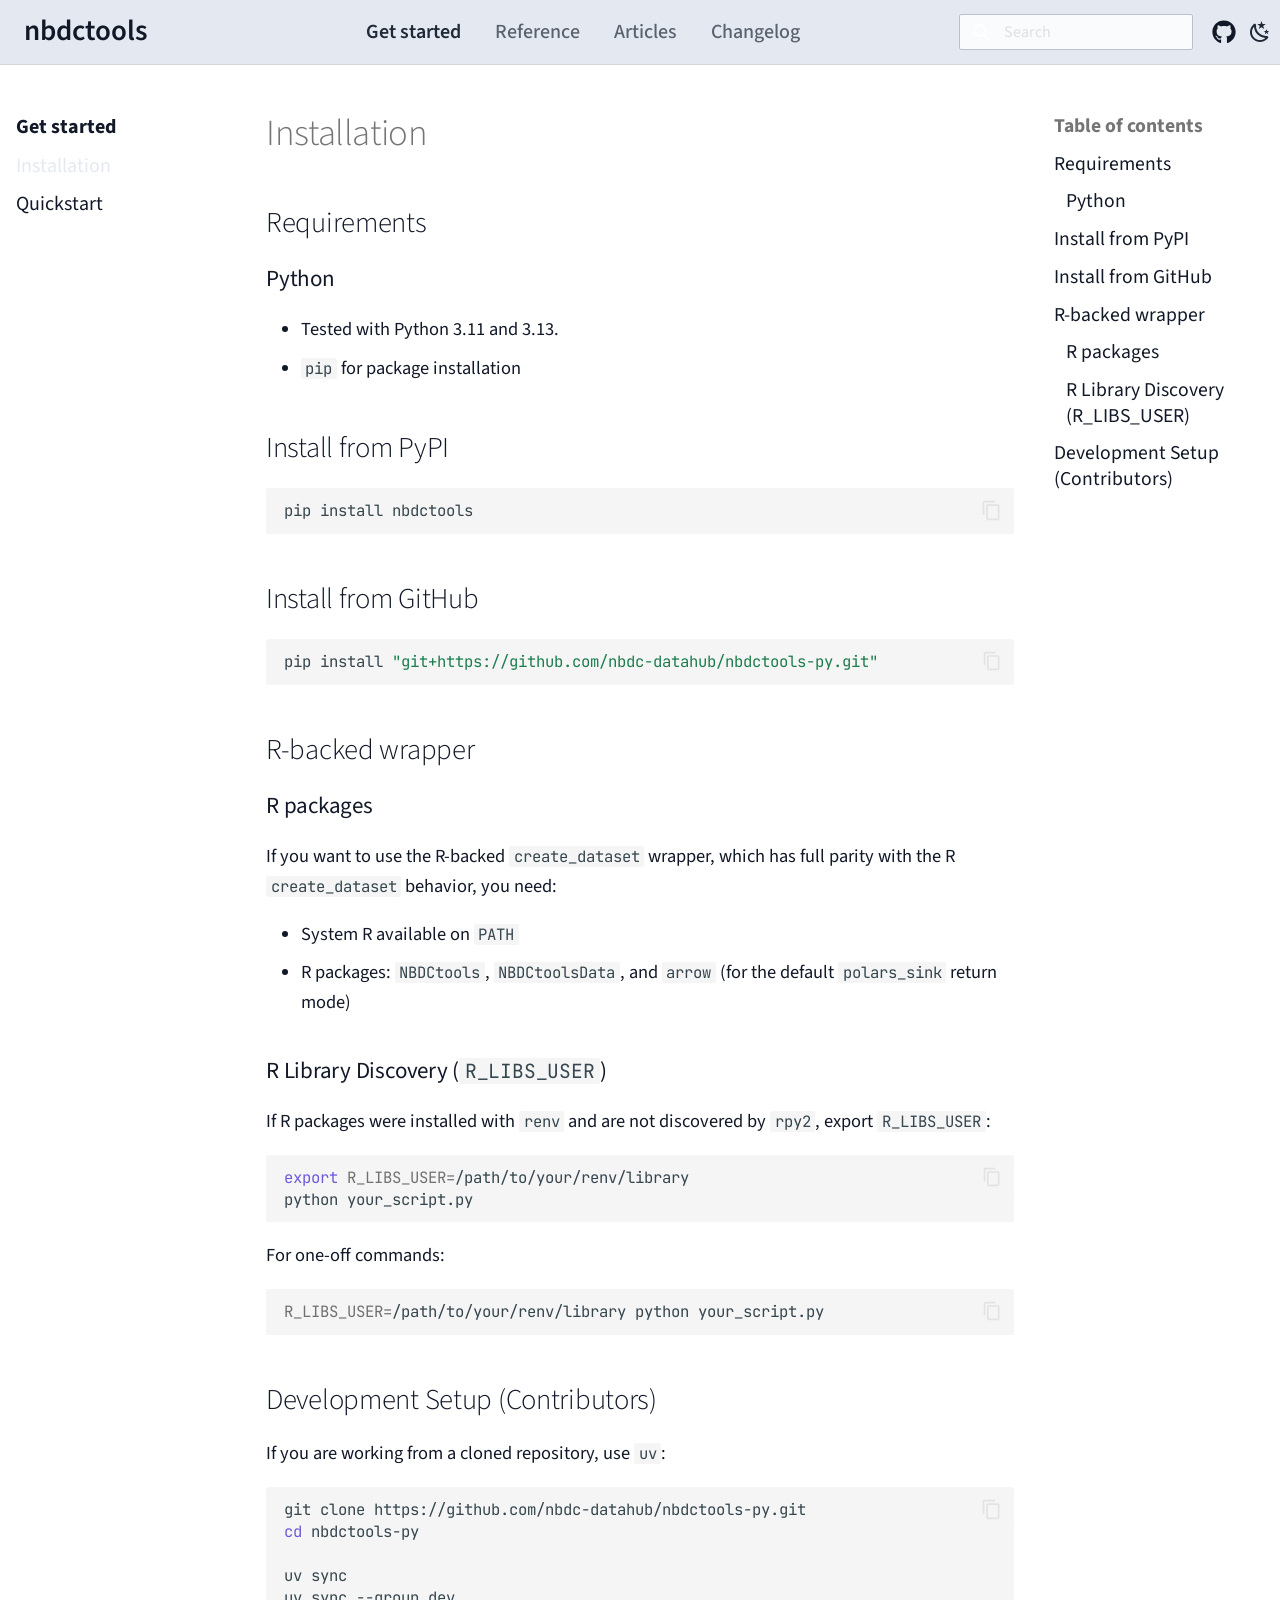
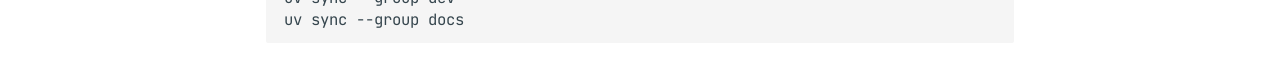
<file: installation/index.html>
<!doctype html>
<html lang="en" class="no-js">
  <head>
    
      <meta charset="utf-8">
      <meta name="viewport" content="width=device-width,initial-scale=1">
      
        <meta name="description" content="Python version of NBDCtools, a collection of tools for working with NBDC data.">
      
      
      
        <link rel="canonical" href="https://software.nbdc-datahub.org/nbdctools-py/installation/">
      
      
        <link rel="prev" href="..">
      
      
        <link rel="next" href="../quickstart/">
      
      
        
      
      
      <link rel="icon" href="../assets/images/favicon.png">
      <meta name="generator" content="mkdocs-1.6.1, mkdocs-material-9.7.6">
    
    
      
        <title>Installation - nbdctools</title>
      
    
    
      <link rel="stylesheet" href="../assets/stylesheets/main.484c7ddc.min.css">
      
        
        <link rel="stylesheet" href="../assets/stylesheets/palette.ab4e12ef.min.css">
      
      


    
    
      
    
    
      
        
        
        <link rel="preconnect" href="https://fonts.gstatic.com" crossorigin>
        <link rel="stylesheet" href="https://fonts.googleapis.com/css?family=Source+Sans+3:300,300i,400,400i,700,700i%7CJetBrains+Mono:400,400i,700,700i&display=fallback">
        <style>:root{--md-text-font:"Source Sans 3";--md-code-font:"JetBrains Mono"}</style>
      
    
    
      <link rel="stylesheet" href="../assets/_mkdocstrings.css">
    
      <link rel="stylesheet" href="../stylesheets/pkgdown.css">
    
    <script>__md_scope=new URL("..",location),__md_hash=e=>[...e].reduce(((e,_)=>(e<<5)-e+_.charCodeAt(0)),0),__md_get=(e,_=localStorage,t=__md_scope)=>JSON.parse(_.getItem(t.pathname+"."+e)),__md_set=(e,_,t=localStorage,a=__md_scope)=>{try{t.setItem(a.pathname+"."+e,JSON.stringify(_))}catch(e){}}</script>
    
      

    
    
  </head>
  
  
    
    
      
    
    
    
    
    <body dir="ltr" data-md-color-scheme="default" data-md-color-primary="custom" data-md-color-accent="custom">
  
    
    <input class="md-toggle" data-md-toggle="drawer" type="checkbox" id="__drawer" autocomplete="off">
    <input class="md-toggle" data-md-toggle="search" type="checkbox" id="__search" autocomplete="off">
    <label class="md-overlay" for="__drawer"></label>
    <div data-md-component="skip">
      
        
        <a href="#installation" class="md-skip">
          Skip to content
        </a>
      
    </div>
    <div data-md-component="announce">
      
    </div>
    
    
      

  

<header class="md-header md-header--shadow md-header--lifted" data-md-component="header">
  <nav class="md-header__inner md-grid" aria-label="Header">
    <a href=".." title="nbdctools" class="md-header__button md-logo" aria-label="nbdctools" data-md-component="logo">
      
  
  <svg xmlns="http://www.w3.org/2000/svg" viewBox="0 0 24 24"><path d="M12 8a3 3 0 0 0 3-3 3 3 0 0 0-3-3 3 3 0 0 0-3 3 3 3 0 0 0 3 3m0 3.54C9.64 9.35 6.5 8 3 8v11c3.5 0 6.64 1.35 9 3.54 2.36-2.19 5.5-3.54 9-3.54V8c-3.5 0-6.64 1.35-9 3.54"/></svg>

    </a>
    <label class="md-header__button md-icon" for="__drawer">
      
      <svg xmlns="http://www.w3.org/2000/svg" viewBox="0 0 24 24"><path d="M3 6h18v2H3zm0 5h18v2H3zm0 5h18v2H3z"/></svg>
    </label>
    <div class="md-header__title" data-md-component="header-title">
      <div class="md-header__ellipsis">
        <div class="md-header__topic">
          <span class="md-ellipsis">
            nbdctools
          </span>
        </div>
        <div class="md-header__topic" data-md-component="header-topic">
          <span class="md-ellipsis">
            
              Installation
            
          </span>
        </div>
      </div>
    </div>
    
      
        <form class="md-header__option" data-md-component="palette">
  
    
    
    
    <input class="md-option" data-md-color-media="(prefers-color-scheme: light)" data-md-color-scheme="default" data-md-color-primary="custom" data-md-color-accent="custom"  aria-label="Switch to dark mode"  type="radio" name="__palette" id="__palette_0">
    
      <label class="md-header__button md-icon" title="Switch to dark mode" for="__palette_1" hidden>
        <svg xmlns="http://www.w3.org/2000/svg" viewBox="0 0 24 24"><path d="m17.75 4.09-2.53 1.94.91 3.06-2.63-1.81-2.63 1.81.91-3.06-2.53-1.94L12.44 4l1.06-3 1.06 3zm3.5 6.91-1.64 1.25.59 1.98-1.7-1.17-1.7 1.17.59-1.98L15.75 11l2.06-.05L18.5 9l.69 1.95zm-2.28 4.95c.83-.08 1.72 1.1 1.19 1.85-.32.45-.66.87-1.08 1.27C15.17 23 8.84 23 4.94 19.07c-3.91-3.9-3.91-10.24 0-14.14.4-.4.82-.76 1.27-1.08.75-.53 1.93.36 1.85 1.19-.27 2.86.69 5.83 2.89 8.02a9.96 9.96 0 0 0 8.02 2.89m-1.64 2.02a12.08 12.08 0 0 1-7.8-3.47c-2.17-2.19-3.33-5-3.49-7.82-2.81 3.14-2.7 7.96.31 10.98 3.02 3.01 7.84 3.12 10.98.31"/></svg>
      </label>
    
  
    
    
    
    <input class="md-option" data-md-color-media="(prefers-color-scheme: dark)" data-md-color-scheme="slate" data-md-color-primary="custom" data-md-color-accent="custom"  aria-label="Switch to light mode"  type="radio" name="__palette" id="__palette_1">
    
      <label class="md-header__button md-icon" title="Switch to light mode" for="__palette_0" hidden>
        <svg xmlns="http://www.w3.org/2000/svg" viewBox="0 0 24 24"><path d="M12 7a5 5 0 0 1 5 5 5 5 0 0 1-5 5 5 5 0 0 1-5-5 5 5 0 0 1 5-5m0 2a3 3 0 0 0-3 3 3 3 0 0 0 3 3 3 3 0 0 0 3-3 3 3 0 0 0-3-3m0-7 2.39 3.42C13.65 5.15 12.84 5 12 5s-1.65.15-2.39.42zM3.34 7l4.16-.35A7.2 7.2 0 0 0 5.94 8.5c-.44.74-.69 1.5-.83 2.29zm.02 10 1.76-3.77a7.131 7.131 0 0 0 2.38 4.14zM20.65 7l-1.77 3.79a7.02 7.02 0 0 0-2.38-4.15zm-.01 10-4.14.36c.59-.51 1.12-1.14 1.54-1.86.42-.73.69-1.5.83-2.29zM12 22l-2.41-3.44c.74.27 1.55.44 2.41.44.82 0 1.63-.17 2.37-.44z"/></svg>
      </label>
    
  
</form>
      
    
    
      <script>var palette=__md_get("__palette");if(palette&&palette.color){if("(prefers-color-scheme)"===palette.color.media){var media=matchMedia("(prefers-color-scheme: light)"),input=document.querySelector(media.matches?"[data-md-color-media='(prefers-color-scheme: light)']":"[data-md-color-media='(prefers-color-scheme: dark)']");palette.color.media=input.getAttribute("data-md-color-media"),palette.color.scheme=input.getAttribute("data-md-color-scheme"),palette.color.primary=input.getAttribute("data-md-color-primary"),palette.color.accent=input.getAttribute("data-md-color-accent")}for(var[key,value]of Object.entries(palette.color))document.body.setAttribute("data-md-color-"+key,value)}</script>
    
    
    
      
      
        <label class="md-header__button md-icon" for="__search">
          
          <svg xmlns="http://www.w3.org/2000/svg" viewBox="0 0 24 24"><path d="M9.5 3A6.5 6.5 0 0 1 16 9.5c0 1.61-.59 3.09-1.56 4.23l.27.27h.79l5 5-1.5 1.5-5-5v-.79l-.27-.27A6.52 6.52 0 0 1 9.5 16 6.5 6.5 0 0 1 3 9.5 6.5 6.5 0 0 1 9.5 3m0 2C7 5 5 7 5 9.5S7 14 9.5 14 14 12 14 9.5 12 5 9.5 5"/></svg>
        </label>
        <div class="md-search" data-md-component="search" role="dialog">
  <label class="md-search__overlay" for="__search"></label>
  <div class="md-search__inner" role="search">
    <form class="md-search__form" name="search">
      <input type="text" class="md-search__input" name="query" aria-label="Search" placeholder="Search" autocapitalize="off" autocorrect="off" autocomplete="off" spellcheck="false" data-md-component="search-query" required>
      <label class="md-search__icon md-icon" for="__search">
        
        <svg xmlns="http://www.w3.org/2000/svg" viewBox="0 0 24 24"><path d="M9.5 3A6.5 6.5 0 0 1 16 9.5c0 1.61-.59 3.09-1.56 4.23l.27.27h.79l5 5-1.5 1.5-5-5v-.79l-.27-.27A6.52 6.52 0 0 1 9.5 16 6.5 6.5 0 0 1 3 9.5 6.5 6.5 0 0 1 9.5 3m0 2C7 5 5 7 5 9.5S7 14 9.5 14 14 12 14 9.5 12 5 9.5 5"/></svg>
        
        <svg xmlns="http://www.w3.org/2000/svg" viewBox="0 0 24 24"><path d="M20 11v2H8l5.5 5.5-1.42 1.42L4.16 12l7.92-7.92L13.5 5.5 8 11z"/></svg>
      </label>
      <nav class="md-search__options" aria-label="Search">
        
        <button type="reset" class="md-search__icon md-icon" title="Clear" aria-label="Clear" tabindex="-1">
          
          <svg xmlns="http://www.w3.org/2000/svg" viewBox="0 0 24 24"><path d="M19 6.41 17.59 5 12 10.59 6.41 5 5 6.41 10.59 12 5 17.59 6.41 19 12 13.41 17.59 19 19 17.59 13.41 12z"/></svg>
        </button>
      </nav>
      
        <div class="md-search__suggest" data-md-component="search-suggest"></div>
      
    </form>
    <div class="md-search__output">
      <div class="md-search__scrollwrap" tabindex="0" data-md-scrollfix>
        <div class="md-search-result" data-md-component="search-result">
          <div class="md-search-result__meta">
            Initializing search
          </div>
          <ol class="md-search-result__list" role="presentation"></ol>
        </div>
      </div>
    </div>
  </div>
</div>
      
    
    
      <div class="md-header__source">
        <a href="https://github.com/nbdc-datahub/nbdctools-py" title="Go to repository" class="md-source" data-md-component="source">
  <div class="md-source__icon md-icon">
    
    <svg xmlns="http://www.w3.org/2000/svg" viewBox="0 0 512 512"><!--! Font Awesome Free 7.1.0 by @fontawesome - https://fontawesome.com License - https://fontawesome.com/license/free (Icons: CC BY 4.0, Fonts: SIL OFL 1.1, Code: MIT License) Copyright 2025 Fonticons, Inc.--><path d="M173.9 397.4c0 2-2.3 3.6-5.2 3.6-3.3.3-5.6-1.3-5.6-3.6 0-2 2.3-3.6 5.2-3.6 3-.3 5.6 1.3 5.6 3.6m-31.1-4.5c-.7 2 1.3 4.3 4.3 4.9 2.6 1 5.6 0 6.2-2s-1.3-4.3-4.3-5.2c-2.6-.7-5.5.3-6.2 2.3m44.2-1.7c-2.9.7-4.9 2.6-4.6 4.9.3 2 2.9 3.3 5.9 2.6 2.9-.7 4.9-2.6 4.6-4.6-.3-1.9-3-3.2-5.9-2.9M252.8 8C114.1 8 8 113.3 8 252c0 110.9 69.8 205.8 169.5 239.2 12.8 2.3 17.3-5.6 17.3-12.1 0-6.2-.3-40.4-.3-61.4 0 0-70 15-84.7-29.8 0 0-11.4-29.1-27.8-36.6 0 0-22.9-15.7 1.6-15.4 0 0 24.9 2 38.6 25.8 21.9 38.6 58.6 27.5 72.9 20.9 2.3-16 8.8-27.1 16-33.7-55.9-6.2-112.3-14.3-112.3-110.5 0-27.5 7.6-41.3 23.6-58.9-2.6-6.5-11.1-33.3 2.6-67.9 20.9-6.5 69 27 69 27 20-5.6 41.5-8.5 62.8-8.5s42.8 2.9 62.8 8.5c0 0 48.1-33.6 69-27 13.7 34.7 5.2 61.4 2.6 67.9 16 17.7 25.8 31.5 25.8 58.9 0 96.5-58.9 104.2-114.8 110.5 9.2 7.9 17 22.9 17 46.4 0 33.7-.3 75.4-.3 83.6 0 6.5 4.6 14.4 17.3 12.1C436.2 457.8 504 362.9 504 252 504 113.3 391.5 8 252.8 8M105.2 352.9c-1.3 1-1 3.3.7 5.2 1.6 1.6 3.9 2.3 5.2 1 1.3-1 1-3.3-.7-5.2-1.6-1.6-3.9-2.3-5.2-1m-10.8-8.1c-.7 1.3.3 2.9 2.3 3.9 1.6 1 3.6.7 4.3-.7.7-1.3-.3-2.9-2.3-3.9-2-.6-3.6-.3-4.3.7m32.4 35.6c-1.6 1.3-1 4.3 1.3 6.2 2.3 2.3 5.2 2.6 6.5 1 1.3-1.3.7-4.3-1.3-6.2-2.2-2.3-5.2-2.6-6.5-1m-11.4-14.7c-1.6 1-1.6 3.6 0 5.9s4.3 3.3 5.6 2.3c1.6-1.3 1.6-3.9 0-6.2-1.4-2.3-4-3.3-5.6-2"/></svg>
  </div>
  <div class="md-source__repository">
    nbdc-datahub/nbdctools-py
  </div>
</a>
      </div>
    
  </nav>
  
    
      
<nav class="md-tabs" aria-label="Tabs" data-md-component="tabs">
  <div class="md-grid">
    <ul class="md-tabs__list">
      
        
  
  
  
    
  
  
    
    
      <li class="md-tabs__item md-tabs__item--active">
        <a href=".." class="md-tabs__link">
          
  
  
    
  
  Get started

        </a>
      </li>
    
  

      
        
  
  
  
  
    <li class="md-tabs__item">
      <a href="../api/reference/" class="md-tabs__link">
        
  
  
    
  
  Reference

      </a>
    </li>
  

      
        
  
  
  
  
    
    
      <li class="md-tabs__item">
        <a href="../guide/r_wrapper/" class="md-tabs__link">
          
  
  
    
  
  Articles

        </a>
      </li>
    
  

      
        
  
  
  
  
    <li class="md-tabs__item">
      <a href="../changelog/" class="md-tabs__link">
        
  
  
    
  
  Changelog

      </a>
    </li>
  

      
    </ul>
  </div>
</nav>
    
  
</header>
    
    <div class="md-container" data-md-component="container">
      
      
        
      
      <main class="md-main" data-md-component="main">
        <div class="md-main__inner md-grid">
          
            
              
              <div class="md-sidebar md-sidebar--primary" data-md-component="sidebar" data-md-type="navigation" >
                <div class="md-sidebar__scrollwrap">
                  <div class="md-sidebar__inner">
                    


  


<nav class="md-nav md-nav--primary md-nav--lifted" aria-label="Navigation" data-md-level="0">
  <label class="md-nav__title" for="__drawer">
    <a href=".." title="nbdctools" class="md-nav__button md-logo" aria-label="nbdctools" data-md-component="logo">
      
  
  <svg xmlns="http://www.w3.org/2000/svg" viewBox="0 0 24 24"><path d="M12 8a3 3 0 0 0 3-3 3 3 0 0 0-3-3 3 3 0 0 0-3 3 3 3 0 0 0 3 3m0 3.54C9.64 9.35 6.5 8 3 8v11c3.5 0 6.64 1.35 9 3.54 2.36-2.19 5.5-3.54 9-3.54V8c-3.5 0-6.64 1.35-9 3.54"/></svg>

    </a>
    nbdctools
  </label>
  
    <div class="md-nav__source">
      <a href="https://github.com/nbdc-datahub/nbdctools-py" title="Go to repository" class="md-source" data-md-component="source">
  <div class="md-source__icon md-icon">
    
    <svg xmlns="http://www.w3.org/2000/svg" viewBox="0 0 512 512"><!--! Font Awesome Free 7.1.0 by @fontawesome - https://fontawesome.com License - https://fontawesome.com/license/free (Icons: CC BY 4.0, Fonts: SIL OFL 1.1, Code: MIT License) Copyright 2025 Fonticons, Inc.--><path d="M173.9 397.4c0 2-2.3 3.6-5.2 3.6-3.3.3-5.6-1.3-5.6-3.6 0-2 2.3-3.6 5.2-3.6 3-.3 5.6 1.3 5.6 3.6m-31.1-4.5c-.7 2 1.3 4.3 4.3 4.9 2.6 1 5.6 0 6.2-2s-1.3-4.3-4.3-5.2c-2.6-.7-5.5.3-6.2 2.3m44.2-1.7c-2.9.7-4.9 2.6-4.6 4.9.3 2 2.9 3.3 5.9 2.6 2.9-.7 4.9-2.6 4.6-4.6-.3-1.9-3-3.2-5.9-2.9M252.8 8C114.1 8 8 113.3 8 252c0 110.9 69.8 205.8 169.5 239.2 12.8 2.3 17.3-5.6 17.3-12.1 0-6.2-.3-40.4-.3-61.4 0 0-70 15-84.7-29.8 0 0-11.4-29.1-27.8-36.6 0 0-22.9-15.7 1.6-15.4 0 0 24.9 2 38.6 25.8 21.9 38.6 58.6 27.5 72.9 20.9 2.3-16 8.8-27.1 16-33.7-55.9-6.2-112.3-14.3-112.3-110.5 0-27.5 7.6-41.3 23.6-58.9-2.6-6.5-11.1-33.3 2.6-67.9 20.9-6.5 69 27 69 27 20-5.6 41.5-8.5 62.8-8.5s42.8 2.9 62.8 8.5c0 0 48.1-33.6 69-27 13.7 34.7 5.2 61.4 2.6 67.9 16 17.7 25.8 31.5 25.8 58.9 0 96.5-58.9 104.2-114.8 110.5 9.2 7.9 17 22.9 17 46.4 0 33.7-.3 75.4-.3 83.6 0 6.5 4.6 14.4 17.3 12.1C436.2 457.8 504 362.9 504 252 504 113.3 391.5 8 252.8 8M105.2 352.9c-1.3 1-1 3.3.7 5.2 1.6 1.6 3.9 2.3 5.2 1 1.3-1 1-3.3-.7-5.2-1.6-1.6-3.9-2.3-5.2-1m-10.8-8.1c-.7 1.3.3 2.9 2.3 3.9 1.6 1 3.6.7 4.3-.7.7-1.3-.3-2.9-2.3-3.9-2-.6-3.6-.3-4.3.7m32.4 35.6c-1.6 1.3-1 4.3 1.3 6.2 2.3 2.3 5.2 2.6 6.5 1 1.3-1.3.7-4.3-1.3-6.2-2.2-2.3-5.2-2.6-6.5-1m-11.4-14.7c-1.6 1-1.6 3.6 0 5.9s4.3 3.3 5.6 2.3c1.6-1.3 1.6-3.9 0-6.2-1.4-2.3-4-3.3-5.6-2"/></svg>
  </div>
  <div class="md-source__repository">
    nbdc-datahub/nbdctools-py
  </div>
</a>
    </div>
  
  <ul class="md-nav__list" data-md-scrollfix>
    
      
      
  
  
    
  
  
  
    
    
      
        
          
        
      
        
      
        
      
    
    
    
      
        
        
      
      
    
    
    <li class="md-nav__item md-nav__item--active md-nav__item--section md-nav__item--nested">
      
        
        
        <input class="md-nav__toggle md-toggle " type="checkbox" id="__nav_1" checked>
        
          
          <div class="md-nav__link md-nav__container">
            <a href=".." class="md-nav__link ">
              
  
  
  <span class="md-ellipsis">
    
  
    Get started
  

    
  </span>
  
  

            </a>
            
              
              <label class="md-nav__link " for="__nav_1" id="__nav_1_label" tabindex="">
                <span class="md-nav__icon md-icon"></span>
              </label>
            
          </div>
        
        <nav class="md-nav" data-md-level="1" aria-labelledby="__nav_1_label" aria-expanded="true">
          <label class="md-nav__title" for="__nav_1">
            <span class="md-nav__icon md-icon"></span>
            
  
    Get started
  

          </label>
          <ul class="md-nav__list" data-md-scrollfix>
            
              
            
              
                
  
  
    
  
  
  
    <li class="md-nav__item md-nav__item--active">
      
      <input class="md-nav__toggle md-toggle" type="checkbox" id="__toc">
      
      
        
      
      
        <label class="md-nav__link md-nav__link--active" for="__toc">
          
  
  
  <span class="md-ellipsis">
    
  
    Installation
  

    
  </span>
  
  

          <span class="md-nav__icon md-icon"></span>
        </label>
      
      <a href="./" class="md-nav__link md-nav__link--active">
        
  
  
  <span class="md-ellipsis">
    
  
    Installation
  

    
  </span>
  
  

      </a>
      
        

<nav class="md-nav md-nav--secondary" aria-label="Table of contents">
  
  
  
    
  
  
    <label class="md-nav__title" for="__toc">
      <span class="md-nav__icon md-icon"></span>
      Table of contents
    </label>
    <ul class="md-nav__list" data-md-component="toc" data-md-scrollfix>
      
        <li class="md-nav__item">
  <a href="#requirements" class="md-nav__link">
    <span class="md-ellipsis">
      
        Requirements
      
    </span>
  </a>
  
    <nav class="md-nav" aria-label="Requirements">
      <ul class="md-nav__list">
        
          <li class="md-nav__item">
  <a href="#python" class="md-nav__link">
    <span class="md-ellipsis">
      
        Python
      
    </span>
  </a>
  
</li>
        
      </ul>
    </nav>
  
</li>
      
        <li class="md-nav__item">
  <a href="#install-from-pypi" class="md-nav__link">
    <span class="md-ellipsis">
      
        Install from PyPI
      
    </span>
  </a>
  
</li>
      
        <li class="md-nav__item">
  <a href="#install-from-github" class="md-nav__link">
    <span class="md-ellipsis">
      
        Install from GitHub
      
    </span>
  </a>
  
</li>
      
        <li class="md-nav__item">
  <a href="#r-backed-wrapper" class="md-nav__link">
    <span class="md-ellipsis">
      
        R-backed wrapper
      
    </span>
  </a>
  
    <nav class="md-nav" aria-label="R-backed wrapper">
      <ul class="md-nav__list">
        
          <li class="md-nav__item">
  <a href="#r-packages" class="md-nav__link">
    <span class="md-ellipsis">
      
        R packages
      
    </span>
  </a>
  
</li>
        
          <li class="md-nav__item">
  <a href="#r-library-discovery-r_libs_user" class="md-nav__link">
    <span class="md-ellipsis">
      
        R Library Discovery (R_LIBS_USER)
      
    </span>
  </a>
  
</li>
        
      </ul>
    </nav>
  
</li>
      
        <li class="md-nav__item">
  <a href="#development-setup-contributors" class="md-nav__link">
    <span class="md-ellipsis">
      
        Development Setup (Contributors)
      
    </span>
  </a>
  
</li>
      
    </ul>
  
</nav>
      
    </li>
  

              
            
              
                
  
  
  
  
    <li class="md-nav__item">
      <a href="../quickstart/" class="md-nav__link">
        
  
  
  <span class="md-ellipsis">
    
  
    Quickstart
  

    
  </span>
  
  

      </a>
    </li>
  

              
            
          </ul>
        </nav>
      
    </li>
  

    
      
      
  
  
  
  
    <li class="md-nav__item">
      <a href="../api/reference/" class="md-nav__link">
        
  
  
  <span class="md-ellipsis">
    
  
    Reference
  

    
  </span>
  
  

      </a>
    </li>
  

    
      
      
  
  
  
  
    
    
      
        
      
        
      
        
      
        
      
        
      
    
    
    
      
      
    
    
    <li class="md-nav__item md-nav__item--nested">
      
        
        
        <input class="md-nav__toggle md-toggle " type="checkbox" id="__nav_3" >
        
          
          <label class="md-nav__link" for="__nav_3" id="__nav_3_label" tabindex="0">
            
  
  
  <span class="md-ellipsis">
    
  
    Articles
  

    
  </span>
  
  

            <span class="md-nav__icon md-icon"></span>
          </label>
        
        <nav class="md-nav" data-md-level="1" aria-labelledby="__nav_3_label" aria-expanded="false">
          <label class="md-nav__title" for="__nav_3">
            <span class="md-nav__icon md-icon"></span>
            
  
    Articles
  

          </label>
          <ul class="md-nav__list" data-md-scrollfix>
            
              
                
  
  
  
  
    <li class="md-nav__item">
      <a href="../guide/r_wrapper/" class="md-nav__link">
        
  
  
  <span class="md-ellipsis">
    
  
    R wrapper
  

    
  </span>
  
  

      </a>
    </li>
  

              
            
              
                
  
  
  
  
    <li class="md-nav__item">
      <a href="../guide/pure_python/" class="md-nav__link">
        
  
  
  <span class="md-ellipsis">
    
  
    Pure Python
  

    
  </span>
  
  

      </a>
    </li>
  

              
            
              
                
  
  
  
  
    <li class="md-nav__item">
      <a href="../guide/metadata/" class="md-nav__link">
        
  
  
  <span class="md-ellipsis">
    
  
    Metadata Workflow
  

    
  </span>
  
  

      </a>
    </li>
  

              
            
              
                
  
  
  
  
    <li class="md-nav__item">
      <a href="../guide/benchmark/" class="md-nav__link">
        
  
  
  <span class="md-ellipsis">
    
  
    Benchmark
  

    
  </span>
  
  

      </a>
    </li>
  

              
            
              
                
  
  
  
  
    <li class="md-nav__item">
      <a href="../guide/troubleshooting/" class="md-nav__link">
        
  
  
  <span class="md-ellipsis">
    
  
    Troubleshooting
  

    
  </span>
  
  

      </a>
    </li>
  

              
            
          </ul>
        </nav>
      
    </li>
  

    
      
      
  
  
  
  
    <li class="md-nav__item">
      <a href="../changelog/" class="md-nav__link">
        
  
  
  <span class="md-ellipsis">
    
  
    Changelog
  

    
  </span>
  
  

      </a>
    </li>
  

    
  </ul>
</nav>
                  </div>
                </div>
              </div>
            
            
              
              <div class="md-sidebar md-sidebar--secondary" data-md-component="sidebar" data-md-type="toc" >
                <div class="md-sidebar__scrollwrap">
                  <div class="md-sidebar__inner">
                    

<nav class="md-nav md-nav--secondary" aria-label="Table of contents">
  
  
  
    
  
  
    <label class="md-nav__title" for="__toc">
      <span class="md-nav__icon md-icon"></span>
      Table of contents
    </label>
    <ul class="md-nav__list" data-md-component="toc" data-md-scrollfix>
      
        <li class="md-nav__item">
  <a href="#requirements" class="md-nav__link">
    <span class="md-ellipsis">
      
        Requirements
      
    </span>
  </a>
  
    <nav class="md-nav" aria-label="Requirements">
      <ul class="md-nav__list">
        
          <li class="md-nav__item">
  <a href="#python" class="md-nav__link">
    <span class="md-ellipsis">
      
        Python
      
    </span>
  </a>
  
</li>
        
      </ul>
    </nav>
  
</li>
      
        <li class="md-nav__item">
  <a href="#install-from-pypi" class="md-nav__link">
    <span class="md-ellipsis">
      
        Install from PyPI
      
    </span>
  </a>
  
</li>
      
        <li class="md-nav__item">
  <a href="#install-from-github" class="md-nav__link">
    <span class="md-ellipsis">
      
        Install from GitHub
      
    </span>
  </a>
  
</li>
      
        <li class="md-nav__item">
  <a href="#r-backed-wrapper" class="md-nav__link">
    <span class="md-ellipsis">
      
        R-backed wrapper
      
    </span>
  </a>
  
    <nav class="md-nav" aria-label="R-backed wrapper">
      <ul class="md-nav__list">
        
          <li class="md-nav__item">
  <a href="#r-packages" class="md-nav__link">
    <span class="md-ellipsis">
      
        R packages
      
    </span>
  </a>
  
</li>
        
          <li class="md-nav__item">
  <a href="#r-library-discovery-r_libs_user" class="md-nav__link">
    <span class="md-ellipsis">
      
        R Library Discovery (R_LIBS_USER)
      
    </span>
  </a>
  
</li>
        
      </ul>
    </nav>
  
</li>
      
        <li class="md-nav__item">
  <a href="#development-setup-contributors" class="md-nav__link">
    <span class="md-ellipsis">
      
        Development Setup (Contributors)
      
    </span>
  </a>
  
</li>
      
    </ul>
  
</nav>
                  </div>
                </div>
              </div>
            
          
          
            <div class="md-content" data-md-component="content">
              
              <article class="md-content__inner md-typeset">
                
                  


  
  


<h1 id="installation">Installation<a class="headerlink" href="#installation" title="Permanent link">&para;</a></h1>
<h2 id="requirements">Requirements<a class="headerlink" href="#requirements" title="Permanent link">&para;</a></h2>
<h3 id="python">Python<a class="headerlink" href="#python" title="Permanent link">&para;</a></h3>
<ul>
<li>Tested with Python 3.11 and 3.13.</li>
<li><code>pip</code> for package installation</li>
</ul>
<h2 id="install-from-pypi">Install from PyPI<a class="headerlink" href="#install-from-pypi" title="Permanent link">&para;</a></h2>
<div class="highlight"><pre><span></span><code>pip<span class="w"> </span>install<span class="w"> </span>nbdctools
</code></pre></div>
<h2 id="install-from-github">Install from GitHub<a class="headerlink" href="#install-from-github" title="Permanent link">&para;</a></h2>
<div class="highlight"><pre><span></span><code>pip<span class="w"> </span>install<span class="w"> </span><span class="s2">&quot;git+https://github.com/nbdc-datahub/nbdctools-py.git&quot;</span>
</code></pre></div>
<h2 id="r-backed-wrapper">R-backed wrapper<a class="headerlink" href="#r-backed-wrapper" title="Permanent link">&para;</a></h2>
<h3 id="r-packages">R packages<a class="headerlink" href="#r-packages" title="Permanent link">&para;</a></h3>
<p>If you want to use the R-backed <code>create_dataset</code> wrapper, which has
full parity with the R <code>create_dataset</code> behavior, you need:</p>
<ul>
<li>System R available on <code>PATH</code></li>
<li>R packages: <code>NBDCtools</code>, <code>NBDCtoolsData</code>, and <code>arrow</code> (for the default <code>polars_sink</code> return mode)</li>
</ul>
<h3 id="r-library-discovery-r_libs_user">R Library Discovery (<code>R_LIBS_USER</code>)<a class="headerlink" href="#r-library-discovery-r_libs_user" title="Permanent link">&para;</a></h3>
<p>If R packages were installed with <code>renv</code> and are not discovered by <code>rpy2</code>, export <code>R_LIBS_USER</code>:</p>
<div class="highlight"><pre><span></span><code><span class="nb">export</span><span class="w"> </span><span class="nv">R_LIBS_USER</span><span class="o">=</span>/path/to/your/renv/library
python<span class="w"> </span>your_script.py
</code></pre></div>
<p>For one-off commands:</p>
<div class="highlight"><pre><span></span><code><span class="nv">R_LIBS_USER</span><span class="o">=</span>/path/to/your/renv/library<span class="w"> </span>python<span class="w"> </span>your_script.py
</code></pre></div>
<h2 id="development-setup-contributors">Development Setup (Contributors)<a class="headerlink" href="#development-setup-contributors" title="Permanent link">&para;</a></h2>
<p>If you are working from a cloned repository, use <code>uv</code>:</p>
<div class="highlight"><pre><span></span><code>git<span class="w"> </span>clone<span class="w"> </span>https://github.com/nbdc-datahub/nbdctools-py.git
<span class="nb">cd</span><span class="w"> </span>nbdctools-py

uv<span class="w"> </span>sync
uv<span class="w"> </span>sync<span class="w"> </span>--group<span class="w"> </span>dev
uv<span class="w"> </span>sync<span class="w"> </span>--group<span class="w"> </span>docs
</code></pre></div>












                
              </article>
            </div>
          
          
<script>var target=document.getElementById(location.hash.slice(1));target&&target.name&&(target.checked=target.name.startsWith("__tabbed_"))</script>
        </div>
        
      </main>
      
        <footer class="md-footer">
  
  <div class="md-footer-meta md-typeset">
    <div class="md-footer-meta__inner md-grid">
      <div class="md-copyright">
  
  
</div>
      
    </div>
  </div>
</footer>
      
    </div>
    <div class="md-dialog" data-md-component="dialog">
      <div class="md-dialog__inner md-typeset"></div>
    </div>
    
    
    
      
      
      <script id="__config" type="application/json">{"annotate": null, "base": "..", "features": ["navigation.tabs", "navigation.tabs.sticky", "navigation.indexes", "content.code.copy", "search.suggest", "search.highlight"], "search": "../assets/javascripts/workers/search.2c215733.min.js", "tags": null, "translations": {"clipboard.copied": "Copied to clipboard", "clipboard.copy": "Copy to clipboard", "search.result.more.one": "1 more on this page", "search.result.more.other": "# more on this page", "search.result.none": "No matching documents", "search.result.one": "1 matching document", "search.result.other": "# matching documents", "search.result.placeholder": "Type to start searching", "search.result.term.missing": "Missing", "select.version": "Select version"}, "version": null}</script>
    
    
      <script src="../assets/javascripts/bundle.79ae519e.min.js"></script>
      
        <script src="../javascripts/header-home-link.js"></script>
      
    
  </body>
</html>
</file>
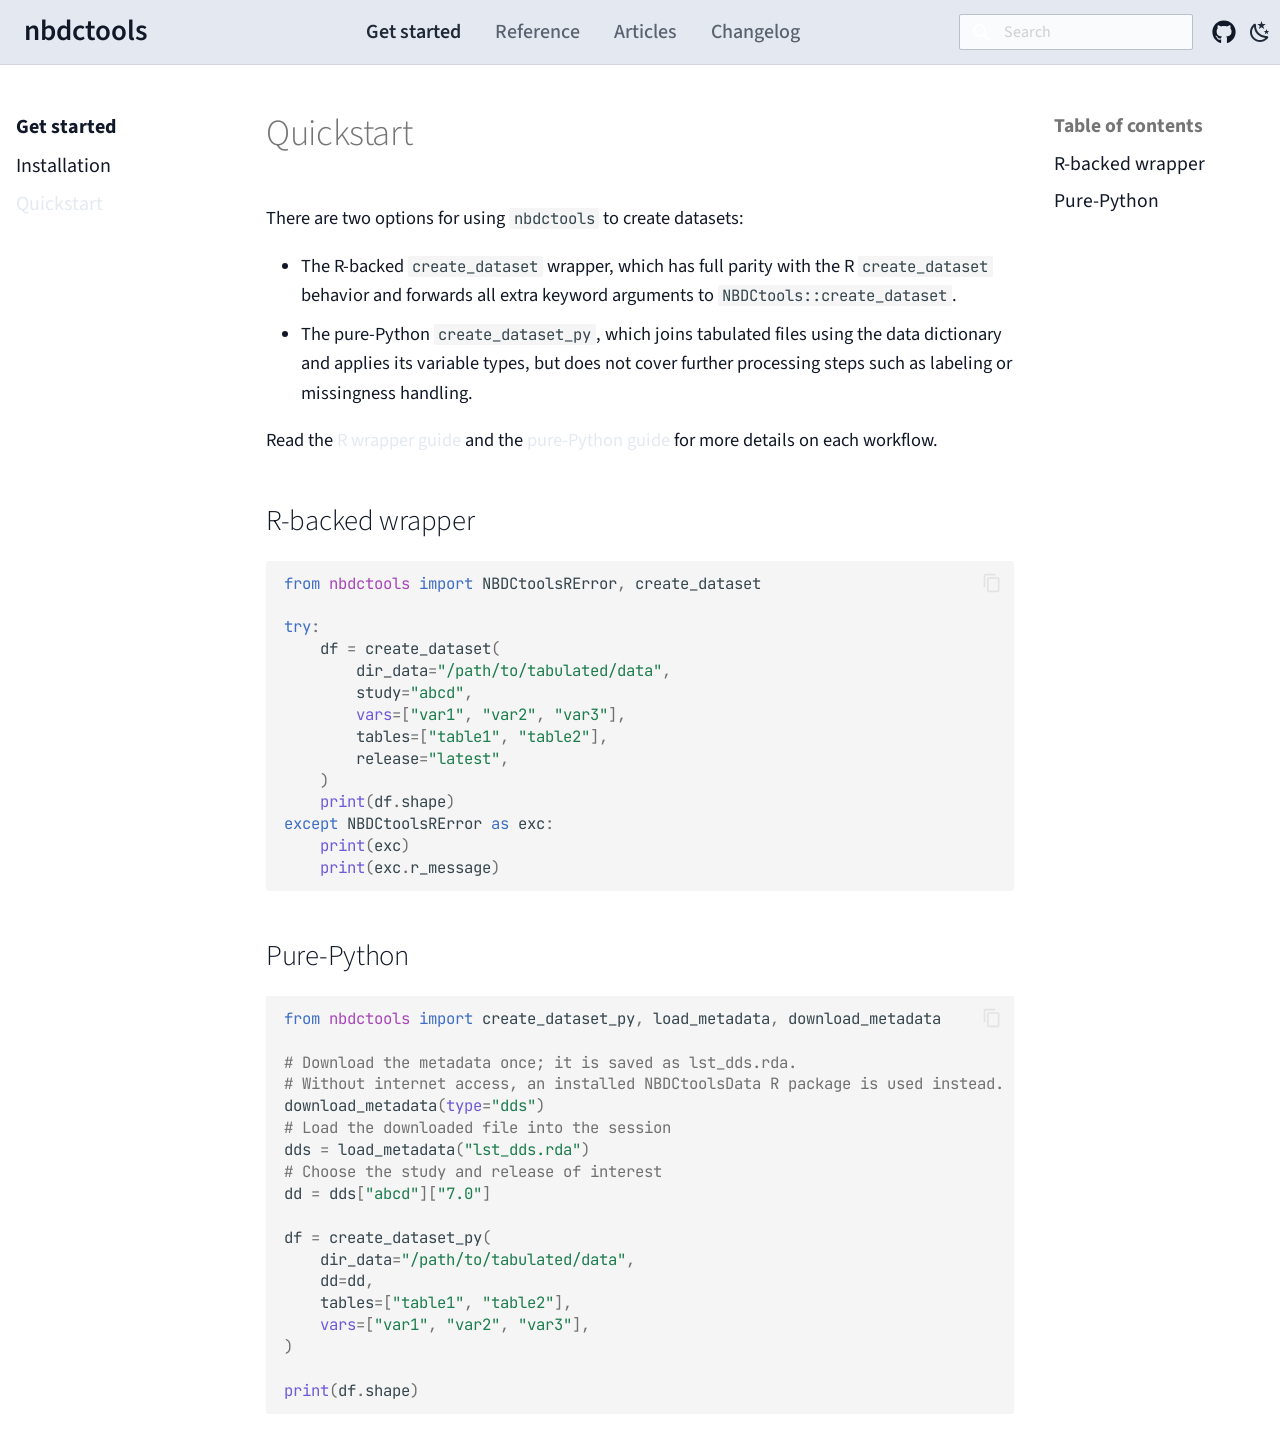
<file: quickstart/index.html>
<!doctype html>
<html lang="en" class="no-js">
  <head>
    
      <meta charset="utf-8">
      <meta name="viewport" content="width=device-width,initial-scale=1">
      
        <meta name="description" content="Python version of NBDCtools, a collection of tools for working with NBDC data.">
      
      
      
        <link rel="canonical" href="https://software.nbdc-datahub.org/nbdctools-py/quickstart/">
      
      
        <link rel="prev" href="../installation/">
      
      
        <link rel="next" href="../api/reference/">
      
      
        
      
      
      <link rel="icon" href="../assets/images/favicon.png">
      <meta name="generator" content="mkdocs-1.6.1, mkdocs-material-9.7.6">
    
    
      
        <title>Quickstart - nbdctools</title>
      
    
    
      <link rel="stylesheet" href="../assets/stylesheets/main.484c7ddc.min.css">
      
        
        <link rel="stylesheet" href="../assets/stylesheets/palette.ab4e12ef.min.css">
      
      


    
    
      
    
    
      
        
        
        <link rel="preconnect" href="https://fonts.gstatic.com" crossorigin>
        <link rel="stylesheet" href="https://fonts.googleapis.com/css?family=Source+Sans+3:300,300i,400,400i,700,700i%7CJetBrains+Mono:400,400i,700,700i&display=fallback">
        <style>:root{--md-text-font:"Source Sans 3";--md-code-font:"JetBrains Mono"}</style>
      
    
    
      <link rel="stylesheet" href="../assets/_mkdocstrings.css">
    
      <link rel="stylesheet" href="../stylesheets/pkgdown.css">
    
    <script>__md_scope=new URL("..",location),__md_hash=e=>[...e].reduce(((e,_)=>(e<<5)-e+_.charCodeAt(0)),0),__md_get=(e,_=localStorage,t=__md_scope)=>JSON.parse(_.getItem(t.pathname+"."+e)),__md_set=(e,_,t=localStorage,a=__md_scope)=>{try{t.setItem(a.pathname+"."+e,JSON.stringify(_))}catch(e){}}</script>
    
      

    
    
  </head>
  
  
    
    
      
    
    
    
    
    <body dir="ltr" data-md-color-scheme="default" data-md-color-primary="custom" data-md-color-accent="custom">
  
    
    <input class="md-toggle" data-md-toggle="drawer" type="checkbox" id="__drawer" autocomplete="off">
    <input class="md-toggle" data-md-toggle="search" type="checkbox" id="__search" autocomplete="off">
    <label class="md-overlay" for="__drawer"></label>
    <div data-md-component="skip">
      
        
        <a href="#quickstart" class="md-skip">
          Skip to content
        </a>
      
    </div>
    <div data-md-component="announce">
      
    </div>
    
    
      

  

<header class="md-header md-header--shadow md-header--lifted" data-md-component="header">
  <nav class="md-header__inner md-grid" aria-label="Header">
    <a href=".." title="nbdctools" class="md-header__button md-logo" aria-label="nbdctools" data-md-component="logo">
      
  
  <svg xmlns="http://www.w3.org/2000/svg" viewBox="0 0 24 24"><path d="M12 8a3 3 0 0 0 3-3 3 3 0 0 0-3-3 3 3 0 0 0-3 3 3 3 0 0 0 3 3m0 3.54C9.64 9.35 6.5 8 3 8v11c3.5 0 6.64 1.35 9 3.54 2.36-2.19 5.5-3.54 9-3.54V8c-3.5 0-6.64 1.35-9 3.54"/></svg>

    </a>
    <label class="md-header__button md-icon" for="__drawer">
      
      <svg xmlns="http://www.w3.org/2000/svg" viewBox="0 0 24 24"><path d="M3 6h18v2H3zm0 5h18v2H3zm0 5h18v2H3z"/></svg>
    </label>
    <div class="md-header__title" data-md-component="header-title">
      <div class="md-header__ellipsis">
        <div class="md-header__topic">
          <span class="md-ellipsis">
            nbdctools
          </span>
        </div>
        <div class="md-header__topic" data-md-component="header-topic">
          <span class="md-ellipsis">
            
              Quickstart
            
          </span>
        </div>
      </div>
    </div>
    
      
        <form class="md-header__option" data-md-component="palette">
  
    
    
    
    <input class="md-option" data-md-color-media="(prefers-color-scheme: light)" data-md-color-scheme="default" data-md-color-primary="custom" data-md-color-accent="custom"  aria-label="Switch to dark mode"  type="radio" name="__palette" id="__palette_0">
    
      <label class="md-header__button md-icon" title="Switch to dark mode" for="__palette_1" hidden>
        <svg xmlns="http://www.w3.org/2000/svg" viewBox="0 0 24 24"><path d="m17.75 4.09-2.53 1.94.91 3.06-2.63-1.81-2.63 1.81.91-3.06-2.53-1.94L12.44 4l1.06-3 1.06 3zm3.5 6.91-1.64 1.25.59 1.98-1.7-1.17-1.7 1.17.59-1.98L15.75 11l2.06-.05L18.5 9l.69 1.95zm-2.28 4.95c.83-.08 1.72 1.1 1.19 1.85-.32.45-.66.87-1.08 1.27C15.17 23 8.84 23 4.94 19.07c-3.91-3.9-3.91-10.24 0-14.14.4-.4.82-.76 1.27-1.08.75-.53 1.93.36 1.85 1.19-.27 2.86.69 5.83 2.89 8.02a9.96 9.96 0 0 0 8.02 2.89m-1.64 2.02a12.08 12.08 0 0 1-7.8-3.47c-2.17-2.19-3.33-5-3.49-7.82-2.81 3.14-2.7 7.96.31 10.98 3.02 3.01 7.84 3.12 10.98.31"/></svg>
      </label>
    
  
    
    
    
    <input class="md-option" data-md-color-media="(prefers-color-scheme: dark)" data-md-color-scheme="slate" data-md-color-primary="custom" data-md-color-accent="custom"  aria-label="Switch to light mode"  type="radio" name="__palette" id="__palette_1">
    
      <label class="md-header__button md-icon" title="Switch to light mode" for="__palette_0" hidden>
        <svg xmlns="http://www.w3.org/2000/svg" viewBox="0 0 24 24"><path d="M12 7a5 5 0 0 1 5 5 5 5 0 0 1-5 5 5 5 0 0 1-5-5 5 5 0 0 1 5-5m0 2a3 3 0 0 0-3 3 3 3 0 0 0 3 3 3 3 0 0 0 3-3 3 3 0 0 0-3-3m0-7 2.39 3.42C13.65 5.15 12.84 5 12 5s-1.65.15-2.39.42zM3.34 7l4.16-.35A7.2 7.2 0 0 0 5.94 8.5c-.44.74-.69 1.5-.83 2.29zm.02 10 1.76-3.77a7.131 7.131 0 0 0 2.38 4.14zM20.65 7l-1.77 3.79a7.02 7.02 0 0 0-2.38-4.15zm-.01 10-4.14.36c.59-.51 1.12-1.14 1.54-1.86.42-.73.69-1.5.83-2.29zM12 22l-2.41-3.44c.74.27 1.55.44 2.41.44.82 0 1.63-.17 2.37-.44z"/></svg>
      </label>
    
  
</form>
      
    
    
      <script>var palette=__md_get("__palette");if(palette&&palette.color){if("(prefers-color-scheme)"===palette.color.media){var media=matchMedia("(prefers-color-scheme: light)"),input=document.querySelector(media.matches?"[data-md-color-media='(prefers-color-scheme: light)']":"[data-md-color-media='(prefers-color-scheme: dark)']");palette.color.media=input.getAttribute("data-md-color-media"),palette.color.scheme=input.getAttribute("data-md-color-scheme"),palette.color.primary=input.getAttribute("data-md-color-primary"),palette.color.accent=input.getAttribute("data-md-color-accent")}for(var[key,value]of Object.entries(palette.color))document.body.setAttribute("data-md-color-"+key,value)}</script>
    
    
    
      
      
        <label class="md-header__button md-icon" for="__search">
          
          <svg xmlns="http://www.w3.org/2000/svg" viewBox="0 0 24 24"><path d="M9.5 3A6.5 6.5 0 0 1 16 9.5c0 1.61-.59 3.09-1.56 4.23l.27.27h.79l5 5-1.5 1.5-5-5v-.79l-.27-.27A6.52 6.52 0 0 1 9.5 16 6.5 6.5 0 0 1 3 9.5 6.5 6.5 0 0 1 9.5 3m0 2C7 5 5 7 5 9.5S7 14 9.5 14 14 12 14 9.5 12 5 9.5 5"/></svg>
        </label>
        <div class="md-search" data-md-component="search" role="dialog">
  <label class="md-search__overlay" for="__search"></label>
  <div class="md-search__inner" role="search">
    <form class="md-search__form" name="search">
      <input type="text" class="md-search__input" name="query" aria-label="Search" placeholder="Search" autocapitalize="off" autocorrect="off" autocomplete="off" spellcheck="false" data-md-component="search-query" required>
      <label class="md-search__icon md-icon" for="__search">
        
        <svg xmlns="http://www.w3.org/2000/svg" viewBox="0 0 24 24"><path d="M9.5 3A6.5 6.5 0 0 1 16 9.5c0 1.61-.59 3.09-1.56 4.23l.27.27h.79l5 5-1.5 1.5-5-5v-.79l-.27-.27A6.52 6.52 0 0 1 9.5 16 6.5 6.5 0 0 1 3 9.5 6.5 6.5 0 0 1 9.5 3m0 2C7 5 5 7 5 9.5S7 14 9.5 14 14 12 14 9.5 12 5 9.5 5"/></svg>
        
        <svg xmlns="http://www.w3.org/2000/svg" viewBox="0 0 24 24"><path d="M20 11v2H8l5.5 5.5-1.42 1.42L4.16 12l7.92-7.92L13.5 5.5 8 11z"/></svg>
      </label>
      <nav class="md-search__options" aria-label="Search">
        
        <button type="reset" class="md-search__icon md-icon" title="Clear" aria-label="Clear" tabindex="-1">
          
          <svg xmlns="http://www.w3.org/2000/svg" viewBox="0 0 24 24"><path d="M19 6.41 17.59 5 12 10.59 6.41 5 5 6.41 10.59 12 5 17.59 6.41 19 12 13.41 17.59 19 19 17.59 13.41 12z"/></svg>
        </button>
      </nav>
      
        <div class="md-search__suggest" data-md-component="search-suggest"></div>
      
    </form>
    <div class="md-search__output">
      <div class="md-search__scrollwrap" tabindex="0" data-md-scrollfix>
        <div class="md-search-result" data-md-component="search-result">
          <div class="md-search-result__meta">
            Initializing search
          </div>
          <ol class="md-search-result__list" role="presentation"></ol>
        </div>
      </div>
    </div>
  </div>
</div>
      
    
    
      <div class="md-header__source">
        <a href="https://github.com/nbdc-datahub/nbdctools-py" title="Go to repository" class="md-source" data-md-component="source">
  <div class="md-source__icon md-icon">
    
    <svg xmlns="http://www.w3.org/2000/svg" viewBox="0 0 512 512"><!--! Font Awesome Free 7.1.0 by @fontawesome - https://fontawesome.com License - https://fontawesome.com/license/free (Icons: CC BY 4.0, Fonts: SIL OFL 1.1, Code: MIT License) Copyright 2025 Fonticons, Inc.--><path d="M173.9 397.4c0 2-2.3 3.6-5.2 3.6-3.3.3-5.6-1.3-5.6-3.6 0-2 2.3-3.6 5.2-3.6 3-.3 5.6 1.3 5.6 3.6m-31.1-4.5c-.7 2 1.3 4.3 4.3 4.9 2.6 1 5.6 0 6.2-2s-1.3-4.3-4.3-5.2c-2.6-.7-5.5.3-6.2 2.3m44.2-1.7c-2.9.7-4.9 2.6-4.6 4.9.3 2 2.9 3.3 5.9 2.6 2.9-.7 4.9-2.6 4.6-4.6-.3-1.9-3-3.2-5.9-2.9M252.8 8C114.1 8 8 113.3 8 252c0 110.9 69.8 205.8 169.5 239.2 12.8 2.3 17.3-5.6 17.3-12.1 0-6.2-.3-40.4-.3-61.4 0 0-70 15-84.7-29.8 0 0-11.4-29.1-27.8-36.6 0 0-22.9-15.7 1.6-15.4 0 0 24.9 2 38.6 25.8 21.9 38.6 58.6 27.5 72.9 20.9 2.3-16 8.8-27.1 16-33.7-55.9-6.2-112.3-14.3-112.3-110.5 0-27.5 7.6-41.3 23.6-58.9-2.6-6.5-11.1-33.3 2.6-67.9 20.9-6.5 69 27 69 27 20-5.6 41.5-8.5 62.8-8.5s42.8 2.9 62.8 8.5c0 0 48.1-33.6 69-27 13.7 34.7 5.2 61.4 2.6 67.9 16 17.7 25.8 31.5 25.8 58.9 0 96.5-58.9 104.2-114.8 110.5 9.2 7.9 17 22.9 17 46.4 0 33.7-.3 75.4-.3 83.6 0 6.5 4.6 14.4 17.3 12.1C436.2 457.8 504 362.9 504 252 504 113.3 391.5 8 252.8 8M105.2 352.9c-1.3 1-1 3.3.7 5.2 1.6 1.6 3.9 2.3 5.2 1 1.3-1 1-3.3-.7-5.2-1.6-1.6-3.9-2.3-5.2-1m-10.8-8.1c-.7 1.3.3 2.9 2.3 3.9 1.6 1 3.6.7 4.3-.7.7-1.3-.3-2.9-2.3-3.9-2-.6-3.6-.3-4.3.7m32.4 35.6c-1.6 1.3-1 4.3 1.3 6.2 2.3 2.3 5.2 2.6 6.5 1 1.3-1.3.7-4.3-1.3-6.2-2.2-2.3-5.2-2.6-6.5-1m-11.4-14.7c-1.6 1-1.6 3.6 0 5.9s4.3 3.3 5.6 2.3c1.6-1.3 1.6-3.9 0-6.2-1.4-2.3-4-3.3-5.6-2"/></svg>
  </div>
  <div class="md-source__repository">
    nbdc-datahub/nbdctools-py
  </div>
</a>
      </div>
    
  </nav>
  
    
      
<nav class="md-tabs" aria-label="Tabs" data-md-component="tabs">
  <div class="md-grid">
    <ul class="md-tabs__list">
      
        
  
  
  
    
  
  
    
    
      <li class="md-tabs__item md-tabs__item--active">
        <a href=".." class="md-tabs__link">
          
  
  
    
  
  Get started

        </a>
      </li>
    
  

      
        
  
  
  
  
    <li class="md-tabs__item">
      <a href="../api/reference/" class="md-tabs__link">
        
  
  
    
  
  Reference

      </a>
    </li>
  

      
        
  
  
  
  
    
    
      <li class="md-tabs__item">
        <a href="../guide/r_wrapper/" class="md-tabs__link">
          
  
  
    
  
  Articles

        </a>
      </li>
    
  

      
        
  
  
  
  
    <li class="md-tabs__item">
      <a href="../changelog/" class="md-tabs__link">
        
  
  
    
  
  Changelog

      </a>
    </li>
  

      
    </ul>
  </div>
</nav>
    
  
</header>
    
    <div class="md-container" data-md-component="container">
      
      
        
      
      <main class="md-main" data-md-component="main">
        <div class="md-main__inner md-grid">
          
            
              
              <div class="md-sidebar md-sidebar--primary" data-md-component="sidebar" data-md-type="navigation" >
                <div class="md-sidebar__scrollwrap">
                  <div class="md-sidebar__inner">
                    


  


<nav class="md-nav md-nav--primary md-nav--lifted" aria-label="Navigation" data-md-level="0">
  <label class="md-nav__title" for="__drawer">
    <a href=".." title="nbdctools" class="md-nav__button md-logo" aria-label="nbdctools" data-md-component="logo">
      
  
  <svg xmlns="http://www.w3.org/2000/svg" viewBox="0 0 24 24"><path d="M12 8a3 3 0 0 0 3-3 3 3 0 0 0-3-3 3 3 0 0 0-3 3 3 3 0 0 0 3 3m0 3.54C9.64 9.35 6.5 8 3 8v11c3.5 0 6.64 1.35 9 3.54 2.36-2.19 5.5-3.54 9-3.54V8c-3.5 0-6.64 1.35-9 3.54"/></svg>

    </a>
    nbdctools
  </label>
  
    <div class="md-nav__source">
      <a href="https://github.com/nbdc-datahub/nbdctools-py" title="Go to repository" class="md-source" data-md-component="source">
  <div class="md-source__icon md-icon">
    
    <svg xmlns="http://www.w3.org/2000/svg" viewBox="0 0 512 512"><!--! Font Awesome Free 7.1.0 by @fontawesome - https://fontawesome.com License - https://fontawesome.com/license/free (Icons: CC BY 4.0, Fonts: SIL OFL 1.1, Code: MIT License) Copyright 2025 Fonticons, Inc.--><path d="M173.9 397.4c0 2-2.3 3.6-5.2 3.6-3.3.3-5.6-1.3-5.6-3.6 0-2 2.3-3.6 5.2-3.6 3-.3 5.6 1.3 5.6 3.6m-31.1-4.5c-.7 2 1.3 4.3 4.3 4.9 2.6 1 5.6 0 6.2-2s-1.3-4.3-4.3-5.2c-2.6-.7-5.5.3-6.2 2.3m44.2-1.7c-2.9.7-4.9 2.6-4.6 4.9.3 2 2.9 3.3 5.9 2.6 2.9-.7 4.9-2.6 4.6-4.6-.3-1.9-3-3.2-5.9-2.9M252.8 8C114.1 8 8 113.3 8 252c0 110.9 69.8 205.8 169.5 239.2 12.8 2.3 17.3-5.6 17.3-12.1 0-6.2-.3-40.4-.3-61.4 0 0-70 15-84.7-29.8 0 0-11.4-29.1-27.8-36.6 0 0-22.9-15.7 1.6-15.4 0 0 24.9 2 38.6 25.8 21.9 38.6 58.6 27.5 72.9 20.9 2.3-16 8.8-27.1 16-33.7-55.9-6.2-112.3-14.3-112.3-110.5 0-27.5 7.6-41.3 23.6-58.9-2.6-6.5-11.1-33.3 2.6-67.9 20.9-6.5 69 27 69 27 20-5.6 41.5-8.5 62.8-8.5s42.8 2.9 62.8 8.5c0 0 48.1-33.6 69-27 13.7 34.7 5.2 61.4 2.6 67.9 16 17.7 25.8 31.5 25.8 58.9 0 96.5-58.9 104.2-114.8 110.5 9.2 7.9 17 22.9 17 46.4 0 33.7-.3 75.4-.3 83.6 0 6.5 4.6 14.4 17.3 12.1C436.2 457.8 504 362.9 504 252 504 113.3 391.5 8 252.8 8M105.2 352.9c-1.3 1-1 3.3.7 5.2 1.6 1.6 3.9 2.3 5.2 1 1.3-1 1-3.3-.7-5.2-1.6-1.6-3.9-2.3-5.2-1m-10.8-8.1c-.7 1.3.3 2.9 2.3 3.9 1.6 1 3.6.7 4.3-.7.7-1.3-.3-2.9-2.3-3.9-2-.6-3.6-.3-4.3.7m32.4 35.6c-1.6 1.3-1 4.3 1.3 6.2 2.3 2.3 5.2 2.6 6.5 1 1.3-1.3.7-4.3-1.3-6.2-2.2-2.3-5.2-2.6-6.5-1m-11.4-14.7c-1.6 1-1.6 3.6 0 5.9s4.3 3.3 5.6 2.3c1.6-1.3 1.6-3.9 0-6.2-1.4-2.3-4-3.3-5.6-2"/></svg>
  </div>
  <div class="md-source__repository">
    nbdc-datahub/nbdctools-py
  </div>
</a>
    </div>
  
  <ul class="md-nav__list" data-md-scrollfix>
    
      
      
  
  
    
  
  
  
    
    
      
        
          
        
      
        
      
        
      
    
    
    
      
        
        
      
      
    
    
    <li class="md-nav__item md-nav__item--active md-nav__item--section md-nav__item--nested">
      
        
        
        <input class="md-nav__toggle md-toggle " type="checkbox" id="__nav_1" checked>
        
          
          <div class="md-nav__link md-nav__container">
            <a href=".." class="md-nav__link ">
              
  
  
  <span class="md-ellipsis">
    
  
    Get started
  

    
  </span>
  
  

            </a>
            
              
              <label class="md-nav__link " for="__nav_1" id="__nav_1_label" tabindex="">
                <span class="md-nav__icon md-icon"></span>
              </label>
            
          </div>
        
        <nav class="md-nav" data-md-level="1" aria-labelledby="__nav_1_label" aria-expanded="true">
          <label class="md-nav__title" for="__nav_1">
            <span class="md-nav__icon md-icon"></span>
            
  
    Get started
  

          </label>
          <ul class="md-nav__list" data-md-scrollfix>
            
              
            
              
                
  
  
  
  
    <li class="md-nav__item">
      <a href="../installation/" class="md-nav__link">
        
  
  
  <span class="md-ellipsis">
    
  
    Installation
  

    
  </span>
  
  

      </a>
    </li>
  

              
            
              
                
  
  
    
  
  
  
    <li class="md-nav__item md-nav__item--active">
      
      <input class="md-nav__toggle md-toggle" type="checkbox" id="__toc">
      
      
        
      
      
        <label class="md-nav__link md-nav__link--active" for="__toc">
          
  
  
  <span class="md-ellipsis">
    
  
    Quickstart
  

    
  </span>
  
  

          <span class="md-nav__icon md-icon"></span>
        </label>
      
      <a href="./" class="md-nav__link md-nav__link--active">
        
  
  
  <span class="md-ellipsis">
    
  
    Quickstart
  

    
  </span>
  
  

      </a>
      
        

<nav class="md-nav md-nav--secondary" aria-label="Table of contents">
  
  
  
    
  
  
    <label class="md-nav__title" for="__toc">
      <span class="md-nav__icon md-icon"></span>
      Table of contents
    </label>
    <ul class="md-nav__list" data-md-component="toc" data-md-scrollfix>
      
        <li class="md-nav__item">
  <a href="#r-backed-wrapper" class="md-nav__link">
    <span class="md-ellipsis">
      
        R-backed wrapper
      
    </span>
  </a>
  
</li>
      
        <li class="md-nav__item">
  <a href="#pure-python" class="md-nav__link">
    <span class="md-ellipsis">
      
        Pure-Python
      
    </span>
  </a>
  
</li>
      
    </ul>
  
</nav>
      
    </li>
  

              
            
          </ul>
        </nav>
      
    </li>
  

    
      
      
  
  
  
  
    <li class="md-nav__item">
      <a href="../api/reference/" class="md-nav__link">
        
  
  
  <span class="md-ellipsis">
    
  
    Reference
  

    
  </span>
  
  

      </a>
    </li>
  

    
      
      
  
  
  
  
    
    
      
        
      
        
      
        
      
        
      
        
      
    
    
    
      
      
    
    
    <li class="md-nav__item md-nav__item--nested">
      
        
        
        <input class="md-nav__toggle md-toggle " type="checkbox" id="__nav_3" >
        
          
          <label class="md-nav__link" for="__nav_3" id="__nav_3_label" tabindex="0">
            
  
  
  <span class="md-ellipsis">
    
  
    Articles
  

    
  </span>
  
  

            <span class="md-nav__icon md-icon"></span>
          </label>
        
        <nav class="md-nav" data-md-level="1" aria-labelledby="__nav_3_label" aria-expanded="false">
          <label class="md-nav__title" for="__nav_3">
            <span class="md-nav__icon md-icon"></span>
            
  
    Articles
  

          </label>
          <ul class="md-nav__list" data-md-scrollfix>
            
              
                
  
  
  
  
    <li class="md-nav__item">
      <a href="../guide/r_wrapper/" class="md-nav__link">
        
  
  
  <span class="md-ellipsis">
    
  
    R wrapper
  

    
  </span>
  
  

      </a>
    </li>
  

              
            
              
                
  
  
  
  
    <li class="md-nav__item">
      <a href="../guide/pure_python/" class="md-nav__link">
        
  
  
  <span class="md-ellipsis">
    
  
    Pure Python
  

    
  </span>
  
  

      </a>
    </li>
  

              
            
              
                
  
  
  
  
    <li class="md-nav__item">
      <a href="../guide/metadata/" class="md-nav__link">
        
  
  
  <span class="md-ellipsis">
    
  
    Metadata Workflow
  

    
  </span>
  
  

      </a>
    </li>
  

              
            
              
                
  
  
  
  
    <li class="md-nav__item">
      <a href="../guide/benchmark/" class="md-nav__link">
        
  
  
  <span class="md-ellipsis">
    
  
    Benchmark
  

    
  </span>
  
  

      </a>
    </li>
  

              
            
              
                
  
  
  
  
    <li class="md-nav__item">
      <a href="../guide/troubleshooting/" class="md-nav__link">
        
  
  
  <span class="md-ellipsis">
    
  
    Troubleshooting
  

    
  </span>
  
  

      </a>
    </li>
  

              
            
          </ul>
        </nav>
      
    </li>
  

    
      
      
  
  
  
  
    <li class="md-nav__item">
      <a href="../changelog/" class="md-nav__link">
        
  
  
  <span class="md-ellipsis">
    
  
    Changelog
  

    
  </span>
  
  

      </a>
    </li>
  

    
  </ul>
</nav>
                  </div>
                </div>
              </div>
            
            
              
              <div class="md-sidebar md-sidebar--secondary" data-md-component="sidebar" data-md-type="toc" >
                <div class="md-sidebar__scrollwrap">
                  <div class="md-sidebar__inner">
                    

<nav class="md-nav md-nav--secondary" aria-label="Table of contents">
  
  
  
    
  
  
    <label class="md-nav__title" for="__toc">
      <span class="md-nav__icon md-icon"></span>
      Table of contents
    </label>
    <ul class="md-nav__list" data-md-component="toc" data-md-scrollfix>
      
        <li class="md-nav__item">
  <a href="#r-backed-wrapper" class="md-nav__link">
    <span class="md-ellipsis">
      
        R-backed wrapper
      
    </span>
  </a>
  
</li>
      
        <li class="md-nav__item">
  <a href="#pure-python" class="md-nav__link">
    <span class="md-ellipsis">
      
        Pure-Python
      
    </span>
  </a>
  
</li>
      
    </ul>
  
</nav>
                  </div>
                </div>
              </div>
            
          
          
            <div class="md-content" data-md-component="content">
              
              <article class="md-content__inner md-typeset">
                
                  


  
  


<h1 id="quickstart">Quickstart<a class="headerlink" href="#quickstart" title="Permanent link">&para;</a></h1>
<p>There are two options for using <code>nbdctools</code> to create datasets: </p>
<ul>
<li>The R-backed <code>create_dataset</code> wrapper, which has full parity with the R <code>create_dataset</code> behavior and forwards all extra keyword arguments to <code>NBDCtools::create_dataset</code>.</li>
<li>The pure-Python <code>create_dataset_py</code>, which joins tabulated files using the data dictionary and applies its
  variable types, but does not cover further processing steps such as labeling or missingness handling.</li>
</ul>
<p>Read the <a href="../guide/r_wrapper/">R wrapper guide</a> and the <a href="../guide/pure_python/">pure-Python guide</a> for more details on each workflow.</p>
<h2 id="r-backed-wrapper">R-backed wrapper<a class="headerlink" href="#r-backed-wrapper" title="Permanent link">&para;</a></h2>
<div class="highlight"><pre><span></span><code><span class="kn">from</span><span class="w"> </span><span class="nn">nbdctools</span><span class="w"> </span><span class="kn">import</span> <span class="n">NBDCtoolsRError</span><span class="p">,</span> <span class="n">create_dataset</span>

<span class="k">try</span><span class="p">:</span>
    <span class="n">df</span> <span class="o">=</span> <span class="n">create_dataset</span><span class="p">(</span>
        <span class="n">dir_data</span><span class="o">=</span><span class="s2">&quot;/path/to/tabulated/data&quot;</span><span class="p">,</span>
        <span class="n">study</span><span class="o">=</span><span class="s2">&quot;abcd&quot;</span><span class="p">,</span>
        <span class="nb">vars</span><span class="o">=</span><span class="p">[</span><span class="s2">&quot;var1&quot;</span><span class="p">,</span> <span class="s2">&quot;var2&quot;</span><span class="p">,</span> <span class="s2">&quot;var3&quot;</span><span class="p">],</span>
        <span class="n">tables</span><span class="o">=</span><span class="p">[</span><span class="s2">&quot;table1&quot;</span><span class="p">,</span> <span class="s2">&quot;table2&quot;</span><span class="p">],</span>
        <span class="n">release</span><span class="o">=</span><span class="s2">&quot;latest&quot;</span><span class="p">,</span>
    <span class="p">)</span>
    <span class="nb">print</span><span class="p">(</span><span class="n">df</span><span class="o">.</span><span class="n">shape</span><span class="p">)</span>
<span class="k">except</span> <span class="n">NBDCtoolsRError</span> <span class="k">as</span> <span class="n">exc</span><span class="p">:</span>
    <span class="nb">print</span><span class="p">(</span><span class="n">exc</span><span class="p">)</span>
    <span class="nb">print</span><span class="p">(</span><span class="n">exc</span><span class="o">.</span><span class="n">r_message</span><span class="p">)</span>
</code></pre></div>
<h2 id="pure-python">Pure-Python<a class="headerlink" href="#pure-python" title="Permanent link">&para;</a></h2>
<div class="highlight"><pre><span></span><code><span class="kn">from</span><span class="w"> </span><span class="nn">nbdctools</span><span class="w"> </span><span class="kn">import</span> <span class="n">create_dataset_py</span><span class="p">,</span> <span class="n">load_metadata</span><span class="p">,</span> <span class="n">download_metadata</span>

<span class="c1"># Download the metadata once; it is saved as lst_dds.rda.</span>
<span class="c1"># Without internet access, an installed NBDCtoolsData R package is used instead.</span>
<span class="n">download_metadata</span><span class="p">(</span><span class="nb">type</span><span class="o">=</span><span class="s2">&quot;dds&quot;</span><span class="p">)</span>
<span class="c1"># Load the downloaded file into the session</span>
<span class="n">dds</span> <span class="o">=</span> <span class="n">load_metadata</span><span class="p">(</span><span class="s2">&quot;lst_dds.rda&quot;</span><span class="p">)</span>
<span class="c1"># Choose the study and release of interest</span>
<span class="n">dd</span> <span class="o">=</span> <span class="n">dds</span><span class="p">[</span><span class="s2">&quot;abcd&quot;</span><span class="p">][</span><span class="s2">&quot;7.0&quot;</span><span class="p">]</span>

<span class="n">df</span> <span class="o">=</span> <span class="n">create_dataset_py</span><span class="p">(</span>
    <span class="n">dir_data</span><span class="o">=</span><span class="s2">&quot;/path/to/tabulated/data&quot;</span><span class="p">,</span>
    <span class="n">dd</span><span class="o">=</span><span class="n">dd</span><span class="p">,</span>
    <span class="n">tables</span><span class="o">=</span><span class="p">[</span><span class="s2">&quot;table1&quot;</span><span class="p">,</span> <span class="s2">&quot;table2&quot;</span><span class="p">],</span>
    <span class="nb">vars</span><span class="o">=</span><span class="p">[</span><span class="s2">&quot;var1&quot;</span><span class="p">,</span> <span class="s2">&quot;var2&quot;</span><span class="p">,</span> <span class="s2">&quot;var3&quot;</span><span class="p">],</span>
<span class="p">)</span>

<span class="nb">print</span><span class="p">(</span><span class="n">df</span><span class="o">.</span><span class="n">shape</span><span class="p">)</span>
</code></pre></div>












                
              </article>
            </div>
          
          
<script>var target=document.getElementById(location.hash.slice(1));target&&target.name&&(target.checked=target.name.startsWith("__tabbed_"))</script>
        </div>
        
      </main>
      
        <footer class="md-footer">
  
  <div class="md-footer-meta md-typeset">
    <div class="md-footer-meta__inner md-grid">
      <div class="md-copyright">
  
  
</div>
      
    </div>
  </div>
</footer>
      
    </div>
    <div class="md-dialog" data-md-component="dialog">
      <div class="md-dialog__inner md-typeset"></div>
    </div>
    
    
    
      
      
      <script id="__config" type="application/json">{"annotate": null, "base": "..", "features": ["navigation.tabs", "navigation.tabs.sticky", "navigation.indexes", "content.code.copy", "search.suggest", "search.highlight"], "search": "../assets/javascripts/workers/search.2c215733.min.js", "tags": null, "translations": {"clipboard.copied": "Copied to clipboard", "clipboard.copy": "Copy to clipboard", "search.result.more.one": "1 more on this page", "search.result.more.other": "# more on this page", "search.result.none": "No matching documents", "search.result.one": "1 matching document", "search.result.other": "# matching documents", "search.result.placeholder": "Type to start searching", "search.result.term.missing": "Missing", "select.version": "Select version"}, "version": null}</script>
    
    
      <script src="../assets/javascripts/bundle.79ae519e.min.js"></script>
      
        <script src="../javascripts/header-home-link.js"></script>
      
    
  </body>
</html>
</file>
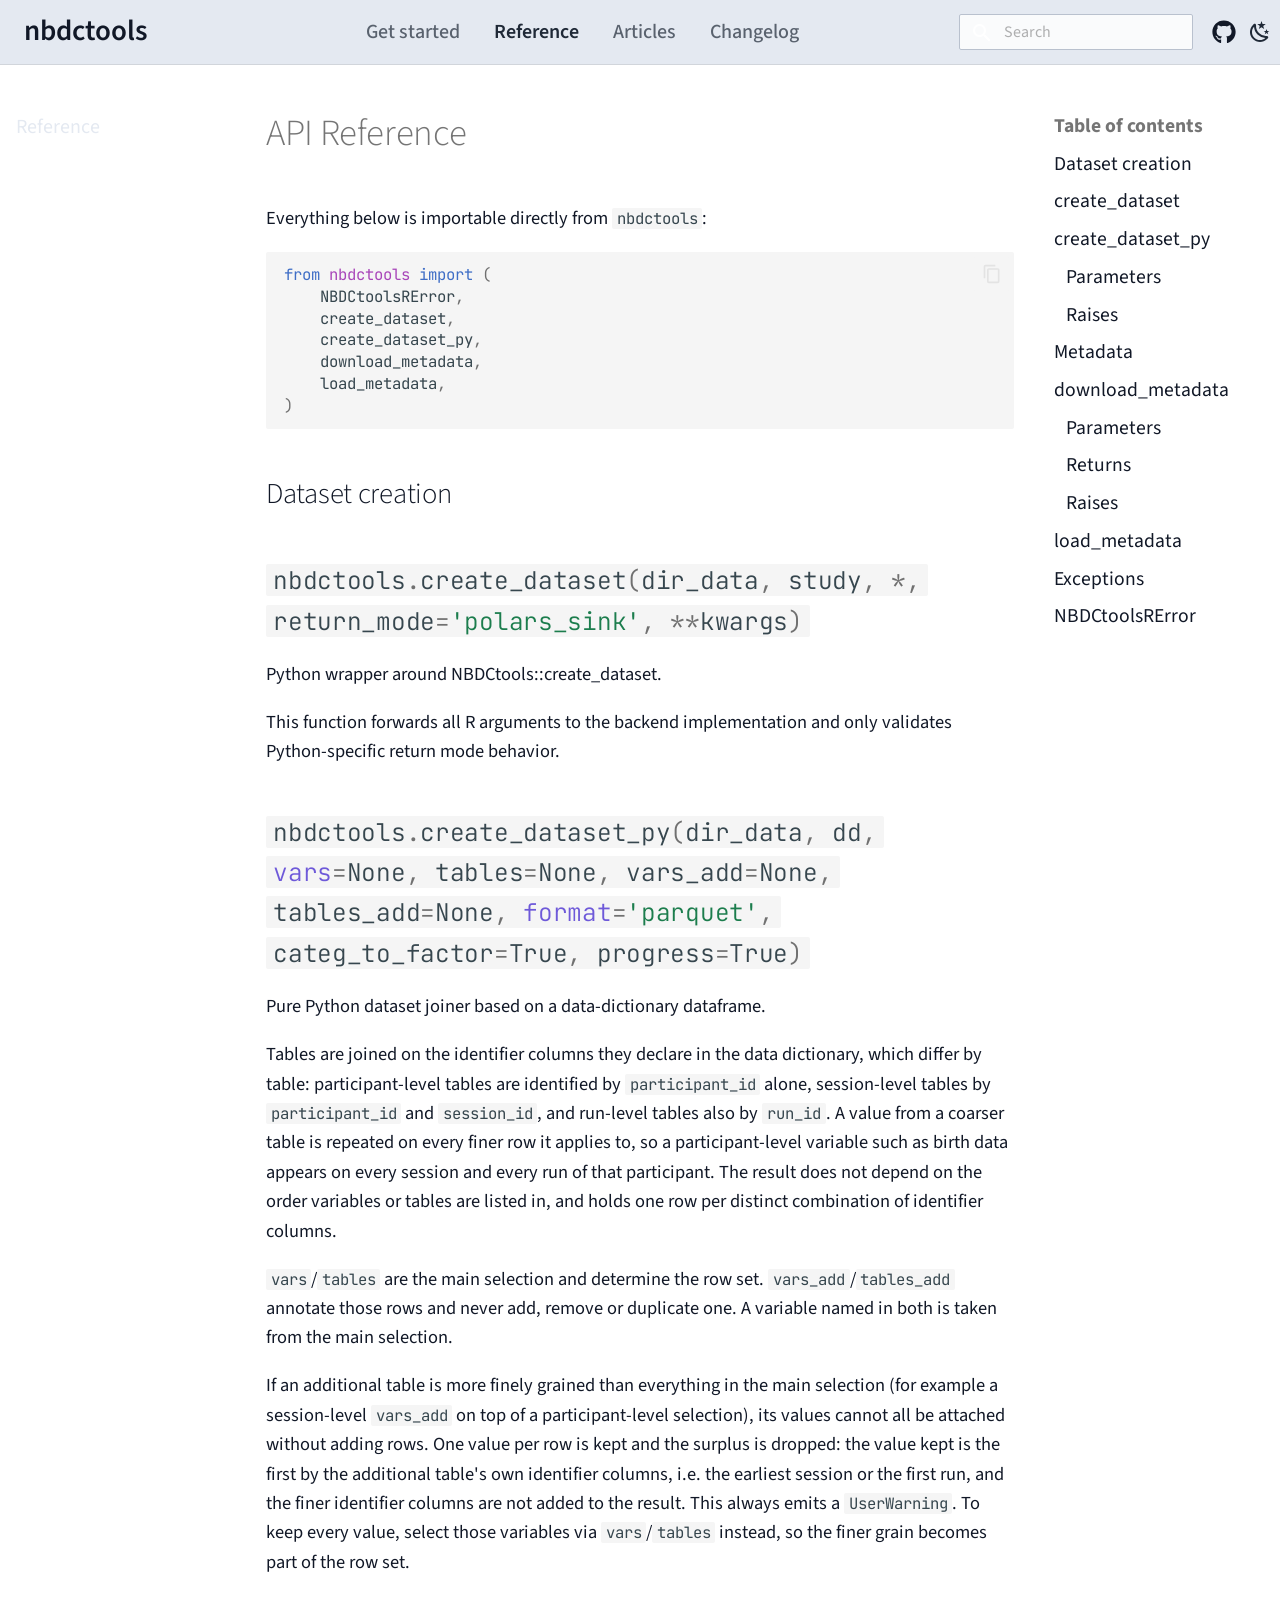
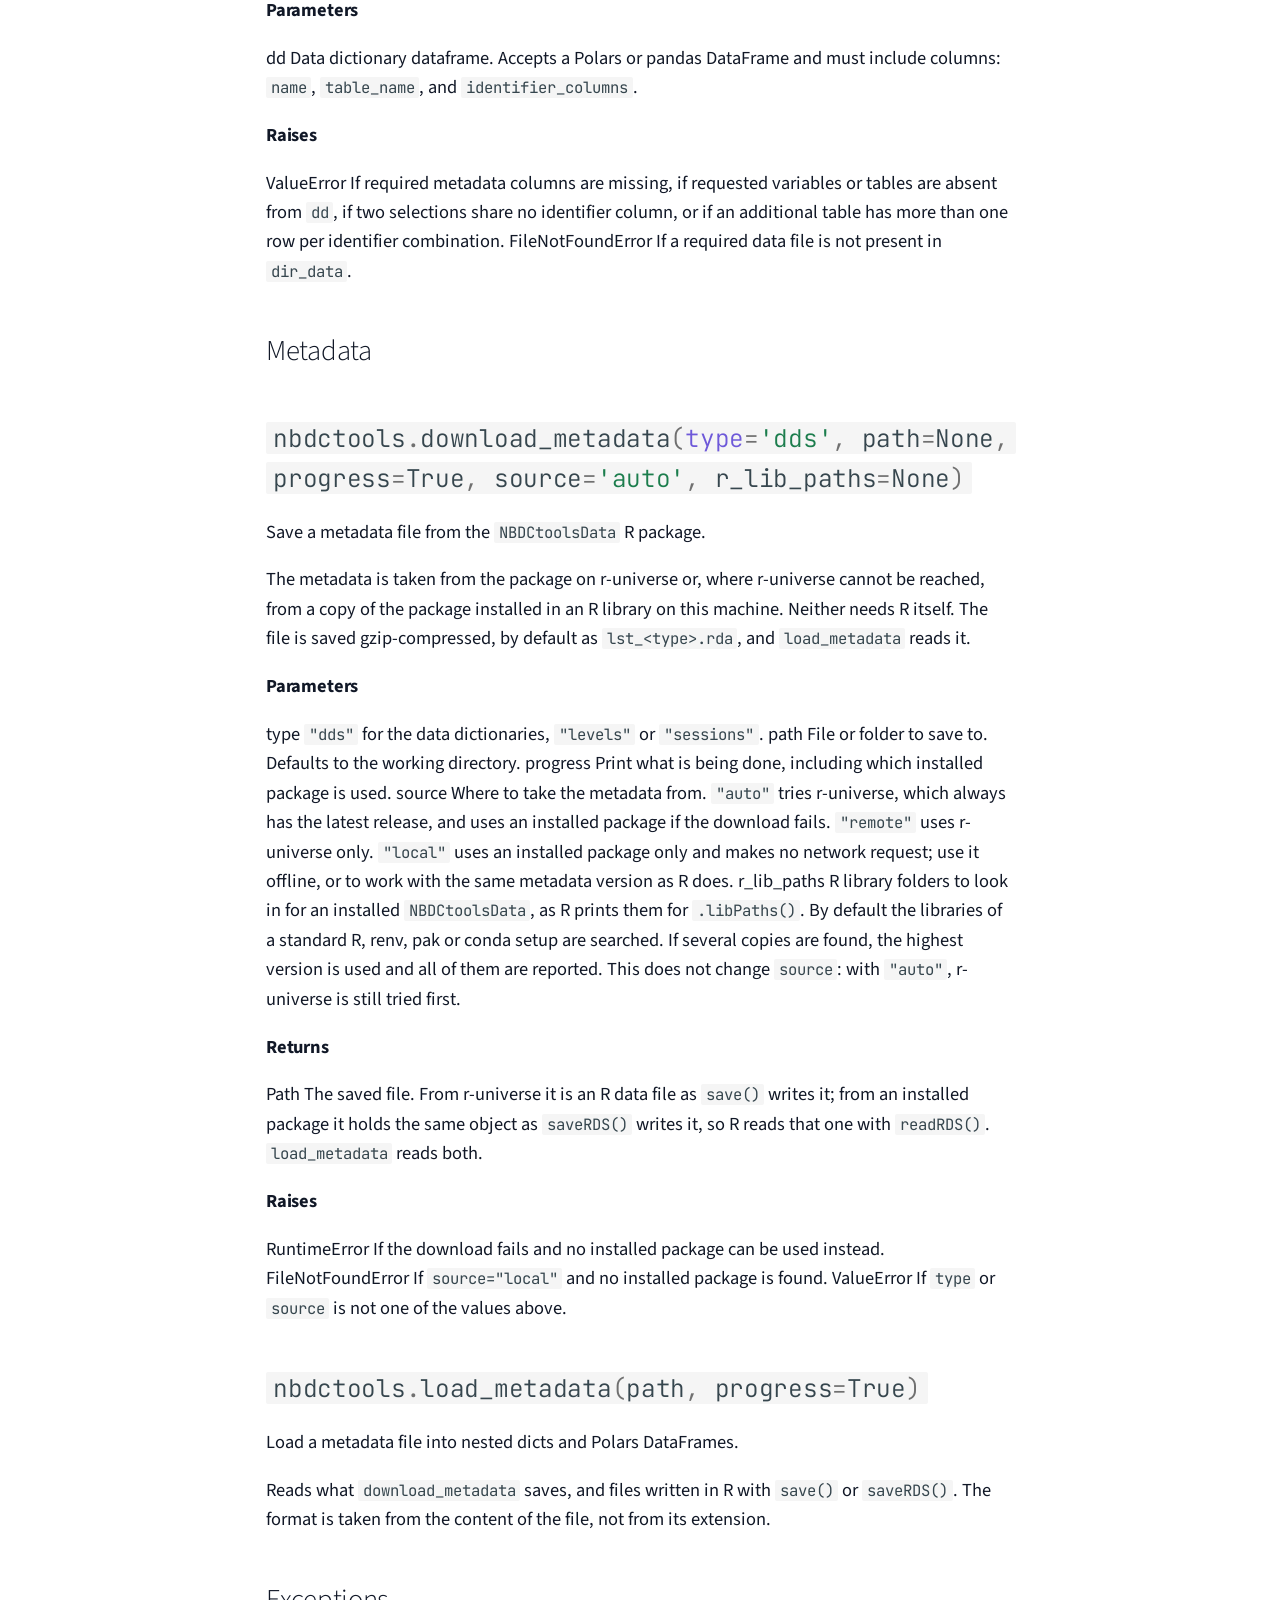
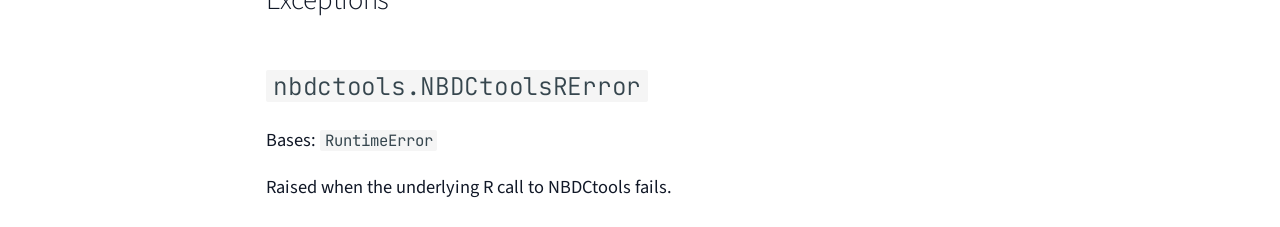
<file: api/reference/index.html>
<!doctype html>
<html lang="en" class="no-js">
  <head>
    
      <meta charset="utf-8">
      <meta name="viewport" content="width=device-width,initial-scale=1">
      
        <meta name="description" content="Python version of NBDCtools, a collection of tools for working with NBDC data.">
      
      
      
        <link rel="canonical" href="https://software.nbdc-datahub.org/nbdctools-py/api/reference/">
      
      
        <link rel="prev" href="../../quickstart/">
      
      
        <link rel="next" href="../../guide/r_wrapper/">
      
      
        
      
      
      <link rel="icon" href="../../assets/images/favicon.png">
      <meta name="generator" content="mkdocs-1.6.1, mkdocs-material-9.7.6">
    
    
      
        <title>Reference - nbdctools</title>
      
    
    
      <link rel="stylesheet" href="../../assets/stylesheets/main.484c7ddc.min.css">
      
        
        <link rel="stylesheet" href="../../assets/stylesheets/palette.ab4e12ef.min.css">
      
      


    
    
      
    
    
      
        
        
        <link rel="preconnect" href="https://fonts.gstatic.com" crossorigin>
        <link rel="stylesheet" href="https://fonts.googleapis.com/css?family=Source+Sans+3:300,300i,400,400i,700,700i%7CJetBrains+Mono:400,400i,700,700i&display=fallback">
        <style>:root{--md-text-font:"Source Sans 3";--md-code-font:"JetBrains Mono"}</style>
      
    
    
      <link rel="stylesheet" href="../../assets/_mkdocstrings.css">
    
      <link rel="stylesheet" href="../../stylesheets/pkgdown.css">
    
    <script>__md_scope=new URL("../..",location),__md_hash=e=>[...e].reduce(((e,_)=>(e<<5)-e+_.charCodeAt(0)),0),__md_get=(e,_=localStorage,t=__md_scope)=>JSON.parse(_.getItem(t.pathname+"."+e)),__md_set=(e,_,t=localStorage,a=__md_scope)=>{try{t.setItem(a.pathname+"."+e,JSON.stringify(_))}catch(e){}}</script>
    
      

    
    
  </head>
  
  
    
    
      
    
    
    
    
    <body dir="ltr" data-md-color-scheme="default" data-md-color-primary="custom" data-md-color-accent="custom">
  
    
    <input class="md-toggle" data-md-toggle="drawer" type="checkbox" id="__drawer" autocomplete="off">
    <input class="md-toggle" data-md-toggle="search" type="checkbox" id="__search" autocomplete="off">
    <label class="md-overlay" for="__drawer"></label>
    <div data-md-component="skip">
      
        
        <a href="#api-reference" class="md-skip">
          Skip to content
        </a>
      
    </div>
    <div data-md-component="announce">
      
    </div>
    
    
      

  

<header class="md-header md-header--shadow md-header--lifted" data-md-component="header">
  <nav class="md-header__inner md-grid" aria-label="Header">
    <a href="../.." title="nbdctools" class="md-header__button md-logo" aria-label="nbdctools" data-md-component="logo">
      
  
  <svg xmlns="http://www.w3.org/2000/svg" viewBox="0 0 24 24"><path d="M12 8a3 3 0 0 0 3-3 3 3 0 0 0-3-3 3 3 0 0 0-3 3 3 3 0 0 0 3 3m0 3.54C9.64 9.35 6.5 8 3 8v11c3.5 0 6.64 1.35 9 3.54 2.36-2.19 5.5-3.54 9-3.54V8c-3.5 0-6.64 1.35-9 3.54"/></svg>

    </a>
    <label class="md-header__button md-icon" for="__drawer">
      
      <svg xmlns="http://www.w3.org/2000/svg" viewBox="0 0 24 24"><path d="M3 6h18v2H3zm0 5h18v2H3zm0 5h18v2H3z"/></svg>
    </label>
    <div class="md-header__title" data-md-component="header-title">
      <div class="md-header__ellipsis">
        <div class="md-header__topic">
          <span class="md-ellipsis">
            nbdctools
          </span>
        </div>
        <div class="md-header__topic" data-md-component="header-topic">
          <span class="md-ellipsis">
            
              Reference
            
          </span>
        </div>
      </div>
    </div>
    
      
        <form class="md-header__option" data-md-component="palette">
  
    
    
    
    <input class="md-option" data-md-color-media="(prefers-color-scheme: light)" data-md-color-scheme="default" data-md-color-primary="custom" data-md-color-accent="custom"  aria-label="Switch to dark mode"  type="radio" name="__palette" id="__palette_0">
    
      <label class="md-header__button md-icon" title="Switch to dark mode" for="__palette_1" hidden>
        <svg xmlns="http://www.w3.org/2000/svg" viewBox="0 0 24 24"><path d="m17.75 4.09-2.53 1.94.91 3.06-2.63-1.81-2.63 1.81.91-3.06-2.53-1.94L12.44 4l1.06-3 1.06 3zm3.5 6.91-1.64 1.25.59 1.98-1.7-1.17-1.7 1.17.59-1.98L15.75 11l2.06-.05L18.5 9l.69 1.95zm-2.28 4.95c.83-.08 1.72 1.1 1.19 1.85-.32.45-.66.87-1.08 1.27C15.17 23 8.84 23 4.94 19.07c-3.91-3.9-3.91-10.24 0-14.14.4-.4.82-.76 1.27-1.08.75-.53 1.93.36 1.85 1.19-.27 2.86.69 5.83 2.89 8.02a9.96 9.96 0 0 0 8.02 2.89m-1.64 2.02a12.08 12.08 0 0 1-7.8-3.47c-2.17-2.19-3.33-5-3.49-7.82-2.81 3.14-2.7 7.96.31 10.98 3.02 3.01 7.84 3.12 10.98.31"/></svg>
      </label>
    
  
    
    
    
    <input class="md-option" data-md-color-media="(prefers-color-scheme: dark)" data-md-color-scheme="slate" data-md-color-primary="custom" data-md-color-accent="custom"  aria-label="Switch to light mode"  type="radio" name="__palette" id="__palette_1">
    
      <label class="md-header__button md-icon" title="Switch to light mode" for="__palette_0" hidden>
        <svg xmlns="http://www.w3.org/2000/svg" viewBox="0 0 24 24"><path d="M12 7a5 5 0 0 1 5 5 5 5 0 0 1-5 5 5 5 0 0 1-5-5 5 5 0 0 1 5-5m0 2a3 3 0 0 0-3 3 3 3 0 0 0 3 3 3 3 0 0 0 3-3 3 3 0 0 0-3-3m0-7 2.39 3.42C13.65 5.15 12.84 5 12 5s-1.65.15-2.39.42zM3.34 7l4.16-.35A7.2 7.2 0 0 0 5.94 8.5c-.44.74-.69 1.5-.83 2.29zm.02 10 1.76-3.77a7.131 7.131 0 0 0 2.38 4.14zM20.65 7l-1.77 3.79a7.02 7.02 0 0 0-2.38-4.15zm-.01 10-4.14.36c.59-.51 1.12-1.14 1.54-1.86.42-.73.69-1.5.83-2.29zM12 22l-2.41-3.44c.74.27 1.55.44 2.41.44.82 0 1.63-.17 2.37-.44z"/></svg>
      </label>
    
  
</form>
      
    
    
      <script>var palette=__md_get("__palette");if(palette&&palette.color){if("(prefers-color-scheme)"===palette.color.media){var media=matchMedia("(prefers-color-scheme: light)"),input=document.querySelector(media.matches?"[data-md-color-media='(prefers-color-scheme: light)']":"[data-md-color-media='(prefers-color-scheme: dark)']");palette.color.media=input.getAttribute("data-md-color-media"),palette.color.scheme=input.getAttribute("data-md-color-scheme"),palette.color.primary=input.getAttribute("data-md-color-primary"),palette.color.accent=input.getAttribute("data-md-color-accent")}for(var[key,value]of Object.entries(palette.color))document.body.setAttribute("data-md-color-"+key,value)}</script>
    
    
    
      
      
        <label class="md-header__button md-icon" for="__search">
          
          <svg xmlns="http://www.w3.org/2000/svg" viewBox="0 0 24 24"><path d="M9.5 3A6.5 6.5 0 0 1 16 9.5c0 1.61-.59 3.09-1.56 4.23l.27.27h.79l5 5-1.5 1.5-5-5v-.79l-.27-.27A6.52 6.52 0 0 1 9.5 16 6.5 6.5 0 0 1 3 9.5 6.5 6.5 0 0 1 9.5 3m0 2C7 5 5 7 5 9.5S7 14 9.5 14 14 12 14 9.5 12 5 9.5 5"/></svg>
        </label>
        <div class="md-search" data-md-component="search" role="dialog">
  <label class="md-search__overlay" for="__search"></label>
  <div class="md-search__inner" role="search">
    <form class="md-search__form" name="search">
      <input type="text" class="md-search__input" name="query" aria-label="Search" placeholder="Search" autocapitalize="off" autocorrect="off" autocomplete="off" spellcheck="false" data-md-component="search-query" required>
      <label class="md-search__icon md-icon" for="__search">
        
        <svg xmlns="http://www.w3.org/2000/svg" viewBox="0 0 24 24"><path d="M9.5 3A6.5 6.5 0 0 1 16 9.5c0 1.61-.59 3.09-1.56 4.23l.27.27h.79l5 5-1.5 1.5-5-5v-.79l-.27-.27A6.52 6.52 0 0 1 9.5 16 6.5 6.5 0 0 1 3 9.5 6.5 6.5 0 0 1 9.5 3m0 2C7 5 5 7 5 9.5S7 14 9.5 14 14 12 14 9.5 12 5 9.5 5"/></svg>
        
        <svg xmlns="http://www.w3.org/2000/svg" viewBox="0 0 24 24"><path d="M20 11v2H8l5.5 5.5-1.42 1.42L4.16 12l7.92-7.92L13.5 5.5 8 11z"/></svg>
      </label>
      <nav class="md-search__options" aria-label="Search">
        
        <button type="reset" class="md-search__icon md-icon" title="Clear" aria-label="Clear" tabindex="-1">
          
          <svg xmlns="http://www.w3.org/2000/svg" viewBox="0 0 24 24"><path d="M19 6.41 17.59 5 12 10.59 6.41 5 5 6.41 10.59 12 5 17.59 6.41 19 12 13.41 17.59 19 19 17.59 13.41 12z"/></svg>
        </button>
      </nav>
      
        <div class="md-search__suggest" data-md-component="search-suggest"></div>
      
    </form>
    <div class="md-search__output">
      <div class="md-search__scrollwrap" tabindex="0" data-md-scrollfix>
        <div class="md-search-result" data-md-component="search-result">
          <div class="md-search-result__meta">
            Initializing search
          </div>
          <ol class="md-search-result__list" role="presentation"></ol>
        </div>
      </div>
    </div>
  </div>
</div>
      
    
    
      <div class="md-header__source">
        <a href="https://github.com/nbdc-datahub/nbdctools-py" title="Go to repository" class="md-source" data-md-component="source">
  <div class="md-source__icon md-icon">
    
    <svg xmlns="http://www.w3.org/2000/svg" viewBox="0 0 512 512"><!--! Font Awesome Free 7.1.0 by @fontawesome - https://fontawesome.com License - https://fontawesome.com/license/free (Icons: CC BY 4.0, Fonts: SIL OFL 1.1, Code: MIT License) Copyright 2025 Fonticons, Inc.--><path d="M173.9 397.4c0 2-2.3 3.6-5.2 3.6-3.3.3-5.6-1.3-5.6-3.6 0-2 2.3-3.6 5.2-3.6 3-.3 5.6 1.3 5.6 3.6m-31.1-4.5c-.7 2 1.3 4.3 4.3 4.9 2.6 1 5.6 0 6.2-2s-1.3-4.3-4.3-5.2c-2.6-.7-5.5.3-6.2 2.3m44.2-1.7c-2.9.7-4.9 2.6-4.6 4.9.3 2 2.9 3.3 5.9 2.6 2.9-.7 4.9-2.6 4.6-4.6-.3-1.9-3-3.2-5.9-2.9M252.8 8C114.1 8 8 113.3 8 252c0 110.9 69.8 205.8 169.5 239.2 12.8 2.3 17.3-5.6 17.3-12.1 0-6.2-.3-40.4-.3-61.4 0 0-70 15-84.7-29.8 0 0-11.4-29.1-27.8-36.6 0 0-22.9-15.7 1.6-15.4 0 0 24.9 2 38.6 25.8 21.9 38.6 58.6 27.5 72.9 20.9 2.3-16 8.8-27.1 16-33.7-55.9-6.2-112.3-14.3-112.3-110.5 0-27.5 7.6-41.3 23.6-58.9-2.6-6.5-11.1-33.3 2.6-67.9 20.9-6.5 69 27 69 27 20-5.6 41.5-8.5 62.8-8.5s42.8 2.9 62.8 8.5c0 0 48.1-33.6 69-27 13.7 34.7 5.2 61.4 2.6 67.9 16 17.7 25.8 31.5 25.8 58.9 0 96.5-58.9 104.2-114.8 110.5 9.2 7.9 17 22.9 17 46.4 0 33.7-.3 75.4-.3 83.6 0 6.5 4.6 14.4 17.3 12.1C436.2 457.8 504 362.9 504 252 504 113.3 391.5 8 252.8 8M105.2 352.9c-1.3 1-1 3.3.7 5.2 1.6 1.6 3.9 2.3 5.2 1 1.3-1 1-3.3-.7-5.2-1.6-1.6-3.9-2.3-5.2-1m-10.8-8.1c-.7 1.3.3 2.9 2.3 3.9 1.6 1 3.6.7 4.3-.7.7-1.3-.3-2.9-2.3-3.9-2-.6-3.6-.3-4.3.7m32.4 35.6c-1.6 1.3-1 4.3 1.3 6.2 2.3 2.3 5.2 2.6 6.5 1 1.3-1.3.7-4.3-1.3-6.2-2.2-2.3-5.2-2.6-6.5-1m-11.4-14.7c-1.6 1-1.6 3.6 0 5.9s4.3 3.3 5.6 2.3c1.6-1.3 1.6-3.9 0-6.2-1.4-2.3-4-3.3-5.6-2"/></svg>
  </div>
  <div class="md-source__repository">
    nbdc-datahub/nbdctools-py
  </div>
</a>
      </div>
    
  </nav>
  
    
      
<nav class="md-tabs" aria-label="Tabs" data-md-component="tabs">
  <div class="md-grid">
    <ul class="md-tabs__list">
      
        
  
  
  
  
    
    
      <li class="md-tabs__item">
        <a href="../.." class="md-tabs__link">
          
  
  
    
  
  Get started

        </a>
      </li>
    
  

      
        
  
  
  
    
  
  
    <li class="md-tabs__item md-tabs__item--active">
      <a href="./" class="md-tabs__link">
        
  
  
    
  
  Reference

      </a>
    </li>
  

      
        
  
  
  
  
    
    
      <li class="md-tabs__item">
        <a href="../../guide/r_wrapper/" class="md-tabs__link">
          
  
  
    
  
  Articles

        </a>
      </li>
    
  

      
        
  
  
  
  
    <li class="md-tabs__item">
      <a href="../../changelog/" class="md-tabs__link">
        
  
  
    
  
  Changelog

      </a>
    </li>
  

      
    </ul>
  </div>
</nav>
    
  
</header>
    
    <div class="md-container" data-md-component="container">
      
      
        
      
      <main class="md-main" data-md-component="main">
        <div class="md-main__inner md-grid">
          
            
              
              <div class="md-sidebar md-sidebar--primary" data-md-component="sidebar" data-md-type="navigation" >
                <div class="md-sidebar__scrollwrap">
                  <div class="md-sidebar__inner">
                    


  


<nav class="md-nav md-nav--primary md-nav--lifted" aria-label="Navigation" data-md-level="0">
  <label class="md-nav__title" for="__drawer">
    <a href="../.." title="nbdctools" class="md-nav__button md-logo" aria-label="nbdctools" data-md-component="logo">
      
  
  <svg xmlns="http://www.w3.org/2000/svg" viewBox="0 0 24 24"><path d="M12 8a3 3 0 0 0 3-3 3 3 0 0 0-3-3 3 3 0 0 0-3 3 3 3 0 0 0 3 3m0 3.54C9.64 9.35 6.5 8 3 8v11c3.5 0 6.64 1.35 9 3.54 2.36-2.19 5.5-3.54 9-3.54V8c-3.5 0-6.64 1.35-9 3.54"/></svg>

    </a>
    nbdctools
  </label>
  
    <div class="md-nav__source">
      <a href="https://github.com/nbdc-datahub/nbdctools-py" title="Go to repository" class="md-source" data-md-component="source">
  <div class="md-source__icon md-icon">
    
    <svg xmlns="http://www.w3.org/2000/svg" viewBox="0 0 512 512"><!--! Font Awesome Free 7.1.0 by @fontawesome - https://fontawesome.com License - https://fontawesome.com/license/free (Icons: CC BY 4.0, Fonts: SIL OFL 1.1, Code: MIT License) Copyright 2025 Fonticons, Inc.--><path d="M173.9 397.4c0 2-2.3 3.6-5.2 3.6-3.3.3-5.6-1.3-5.6-3.6 0-2 2.3-3.6 5.2-3.6 3-.3 5.6 1.3 5.6 3.6m-31.1-4.5c-.7 2 1.3 4.3 4.3 4.9 2.6 1 5.6 0 6.2-2s-1.3-4.3-4.3-5.2c-2.6-.7-5.5.3-6.2 2.3m44.2-1.7c-2.9.7-4.9 2.6-4.6 4.9.3 2 2.9 3.3 5.9 2.6 2.9-.7 4.9-2.6 4.6-4.6-.3-1.9-3-3.2-5.9-2.9M252.8 8C114.1 8 8 113.3 8 252c0 110.9 69.8 205.8 169.5 239.2 12.8 2.3 17.3-5.6 17.3-12.1 0-6.2-.3-40.4-.3-61.4 0 0-70 15-84.7-29.8 0 0-11.4-29.1-27.8-36.6 0 0-22.9-15.7 1.6-15.4 0 0 24.9 2 38.6 25.8 21.9 38.6 58.6 27.5 72.9 20.9 2.3-16 8.8-27.1 16-33.7-55.9-6.2-112.3-14.3-112.3-110.5 0-27.5 7.6-41.3 23.6-58.9-2.6-6.5-11.1-33.3 2.6-67.9 20.9-6.5 69 27 69 27 20-5.6 41.5-8.5 62.8-8.5s42.8 2.9 62.8 8.5c0 0 48.1-33.6 69-27 13.7 34.7 5.2 61.4 2.6 67.9 16 17.7 25.8 31.5 25.8 58.9 0 96.5-58.9 104.2-114.8 110.5 9.2 7.9 17 22.9 17 46.4 0 33.7-.3 75.4-.3 83.6 0 6.5 4.6 14.4 17.3 12.1C436.2 457.8 504 362.9 504 252 504 113.3 391.5 8 252.8 8M105.2 352.9c-1.3 1-1 3.3.7 5.2 1.6 1.6 3.9 2.3 5.2 1 1.3-1 1-3.3-.7-5.2-1.6-1.6-3.9-2.3-5.2-1m-10.8-8.1c-.7 1.3.3 2.9 2.3 3.9 1.6 1 3.6.7 4.3-.7.7-1.3-.3-2.9-2.3-3.9-2-.6-3.6-.3-4.3.7m32.4 35.6c-1.6 1.3-1 4.3 1.3 6.2 2.3 2.3 5.2 2.6 6.5 1 1.3-1.3.7-4.3-1.3-6.2-2.2-2.3-5.2-2.6-6.5-1m-11.4-14.7c-1.6 1-1.6 3.6 0 5.9s4.3 3.3 5.6 2.3c1.6-1.3 1.6-3.9 0-6.2-1.4-2.3-4-3.3-5.6-2"/></svg>
  </div>
  <div class="md-source__repository">
    nbdc-datahub/nbdctools-py
  </div>
</a>
    </div>
  
  <ul class="md-nav__list" data-md-scrollfix>
    
      
      
  
  
  
  
    
    
      
        
          
        
      
        
      
        
      
    
    
    
      
      
    
    
    <li class="md-nav__item md-nav__item--nested">
      
        
        
        <input class="md-nav__toggle md-toggle " type="checkbox" id="__nav_1" >
        
          
          <div class="md-nav__link md-nav__container">
            <a href="../.." class="md-nav__link ">
              
  
  
  <span class="md-ellipsis">
    
  
    Get started
  

    
  </span>
  
  

            </a>
            
              
              <label class="md-nav__link " for="__nav_1" id="__nav_1_label" tabindex="0">
                <span class="md-nav__icon md-icon"></span>
              </label>
            
          </div>
        
        <nav class="md-nav" data-md-level="1" aria-labelledby="__nav_1_label" aria-expanded="false">
          <label class="md-nav__title" for="__nav_1">
            <span class="md-nav__icon md-icon"></span>
            
  
    Get started
  

          </label>
          <ul class="md-nav__list" data-md-scrollfix>
            
              
            
              
                
  
  
  
  
    <li class="md-nav__item">
      <a href="../../installation/" class="md-nav__link">
        
  
  
  <span class="md-ellipsis">
    
  
    Installation
  

    
  </span>
  
  

      </a>
    </li>
  

              
            
              
                
  
  
  
  
    <li class="md-nav__item">
      <a href="../../quickstart/" class="md-nav__link">
        
  
  
  <span class="md-ellipsis">
    
  
    Quickstart
  

    
  </span>
  
  

      </a>
    </li>
  

              
            
          </ul>
        </nav>
      
    </li>
  

    
      
      
  
  
    
  
  
  
    <li class="md-nav__item md-nav__item--active">
      
      <input class="md-nav__toggle md-toggle" type="checkbox" id="__toc">
      
      
        
      
      
        <label class="md-nav__link md-nav__link--active" for="__toc">
          
  
  
  <span class="md-ellipsis">
    
  
    Reference
  

    
  </span>
  
  

          <span class="md-nav__icon md-icon"></span>
        </label>
      
      <a href="./" class="md-nav__link md-nav__link--active">
        
  
  
  <span class="md-ellipsis">
    
  
    Reference
  

    
  </span>
  
  

      </a>
      
        

<nav class="md-nav md-nav--secondary" aria-label="Table of contents">
  
  
  
    
  
  
    <label class="md-nav__title" for="__toc">
      <span class="md-nav__icon md-icon"></span>
      Table of contents
    </label>
    <ul class="md-nav__list" data-md-component="toc" data-md-scrollfix>
      
        <li class="md-nav__item">
  <a href="#dataset-creation" class="md-nav__link">
    <span class="md-ellipsis">
      
        Dataset creation
      
    </span>
  </a>
  
</li>
      
        <li class="md-nav__item">
  <a href="#nbdctools.create_dataset" class="md-nav__link">
    <span class="md-ellipsis">
      
        create_dataset
      
    </span>
  </a>
  
</li>
      
        <li class="md-nav__item">
  <a href="#nbdctools.create_dataset_py" class="md-nav__link">
    <span class="md-ellipsis">
      
        create_dataset_py
      
    </span>
  </a>
  
    <nav class="md-nav" aria-label="create_dataset_py">
      <ul class="md-nav__list">
        
          <li class="md-nav__item">
  <a href="#nbdctools.create_dataset_py--parameters" class="md-nav__link">
    <span class="md-ellipsis">
      
        Parameters
      
    </span>
  </a>
  
</li>
        
          <li class="md-nav__item">
  <a href="#nbdctools.create_dataset_py--raises" class="md-nav__link">
    <span class="md-ellipsis">
      
        Raises
      
    </span>
  </a>
  
</li>
        
      </ul>
    </nav>
  
</li>
      
        <li class="md-nav__item">
  <a href="#metadata" class="md-nav__link">
    <span class="md-ellipsis">
      
        Metadata
      
    </span>
  </a>
  
</li>
      
        <li class="md-nav__item">
  <a href="#nbdctools.download_metadata" class="md-nav__link">
    <span class="md-ellipsis">
      
        download_metadata
      
    </span>
  </a>
  
    <nav class="md-nav" aria-label="download_metadata">
      <ul class="md-nav__list">
        
          <li class="md-nav__item">
  <a href="#nbdctools.download_metadata--parameters" class="md-nav__link">
    <span class="md-ellipsis">
      
        Parameters
      
    </span>
  </a>
  
</li>
        
          <li class="md-nav__item">
  <a href="#nbdctools.download_metadata--returns" class="md-nav__link">
    <span class="md-ellipsis">
      
        Returns
      
    </span>
  </a>
  
</li>
        
          <li class="md-nav__item">
  <a href="#nbdctools.download_metadata--raises" class="md-nav__link">
    <span class="md-ellipsis">
      
        Raises
      
    </span>
  </a>
  
</li>
        
      </ul>
    </nav>
  
</li>
      
        <li class="md-nav__item">
  <a href="#nbdctools.load_metadata" class="md-nav__link">
    <span class="md-ellipsis">
      
        load_metadata
      
    </span>
  </a>
  
</li>
      
        <li class="md-nav__item">
  <a href="#exceptions" class="md-nav__link">
    <span class="md-ellipsis">
      
        Exceptions
      
    </span>
  </a>
  
</li>
      
        <li class="md-nav__item">
  <a href="#nbdctools.NBDCtoolsRError" class="md-nav__link">
    <span class="md-ellipsis">
      
        NBDCtoolsRError
      
    </span>
  </a>
  
</li>
      
    </ul>
  
</nav>
      
    </li>
  

    
      
      
  
  
  
  
    
    
      
        
      
        
      
        
      
        
      
        
      
    
    
    
      
      
    
    
    <li class="md-nav__item md-nav__item--nested">
      
        
        
        <input class="md-nav__toggle md-toggle " type="checkbox" id="__nav_3" >
        
          
          <label class="md-nav__link" for="__nav_3" id="__nav_3_label" tabindex="0">
            
  
  
  <span class="md-ellipsis">
    
  
    Articles
  

    
  </span>
  
  

            <span class="md-nav__icon md-icon"></span>
          </label>
        
        <nav class="md-nav" data-md-level="1" aria-labelledby="__nav_3_label" aria-expanded="false">
          <label class="md-nav__title" for="__nav_3">
            <span class="md-nav__icon md-icon"></span>
            
  
    Articles
  

          </label>
          <ul class="md-nav__list" data-md-scrollfix>
            
              
                
  
  
  
  
    <li class="md-nav__item">
      <a href="../../guide/r_wrapper/" class="md-nav__link">
        
  
  
  <span class="md-ellipsis">
    
  
    R wrapper
  

    
  </span>
  
  

      </a>
    </li>
  

              
            
              
                
  
  
  
  
    <li class="md-nav__item">
      <a href="../../guide/pure_python/" class="md-nav__link">
        
  
  
  <span class="md-ellipsis">
    
  
    Pure Python
  

    
  </span>
  
  

      </a>
    </li>
  

              
            
              
                
  
  
  
  
    <li class="md-nav__item">
      <a href="../../guide/metadata/" class="md-nav__link">
        
  
  
  <span class="md-ellipsis">
    
  
    Metadata Workflow
  

    
  </span>
  
  

      </a>
    </li>
  

              
            
              
                
  
  
  
  
    <li class="md-nav__item">
      <a href="../../guide/benchmark/" class="md-nav__link">
        
  
  
  <span class="md-ellipsis">
    
  
    Benchmark
  

    
  </span>
  
  

      </a>
    </li>
  

              
            
              
                
  
  
  
  
    <li class="md-nav__item">
      <a href="../../guide/troubleshooting/" class="md-nav__link">
        
  
  
  <span class="md-ellipsis">
    
  
    Troubleshooting
  

    
  </span>
  
  

      </a>
    </li>
  

              
            
          </ul>
        </nav>
      
    </li>
  

    
      
      
  
  
  
  
    <li class="md-nav__item">
      <a href="../../changelog/" class="md-nav__link">
        
  
  
  <span class="md-ellipsis">
    
  
    Changelog
  

    
  </span>
  
  

      </a>
    </li>
  

    
  </ul>
</nav>
                  </div>
                </div>
              </div>
            
            
              
              <div class="md-sidebar md-sidebar--secondary" data-md-component="sidebar" data-md-type="toc" >
                <div class="md-sidebar__scrollwrap">
                  <div class="md-sidebar__inner">
                    

<nav class="md-nav md-nav--secondary" aria-label="Table of contents">
  
  
  
    
  
  
    <label class="md-nav__title" for="__toc">
      <span class="md-nav__icon md-icon"></span>
      Table of contents
    </label>
    <ul class="md-nav__list" data-md-component="toc" data-md-scrollfix>
      
        <li class="md-nav__item">
  <a href="#dataset-creation" class="md-nav__link">
    <span class="md-ellipsis">
      
        Dataset creation
      
    </span>
  </a>
  
</li>
      
        <li class="md-nav__item">
  <a href="#nbdctools.create_dataset" class="md-nav__link">
    <span class="md-ellipsis">
      
        create_dataset
      
    </span>
  </a>
  
</li>
      
        <li class="md-nav__item">
  <a href="#nbdctools.create_dataset_py" class="md-nav__link">
    <span class="md-ellipsis">
      
        create_dataset_py
      
    </span>
  </a>
  
    <nav class="md-nav" aria-label="create_dataset_py">
      <ul class="md-nav__list">
        
          <li class="md-nav__item">
  <a href="#nbdctools.create_dataset_py--parameters" class="md-nav__link">
    <span class="md-ellipsis">
      
        Parameters
      
    </span>
  </a>
  
</li>
        
          <li class="md-nav__item">
  <a href="#nbdctools.create_dataset_py--raises" class="md-nav__link">
    <span class="md-ellipsis">
      
        Raises
      
    </span>
  </a>
  
</li>
        
      </ul>
    </nav>
  
</li>
      
        <li class="md-nav__item">
  <a href="#metadata" class="md-nav__link">
    <span class="md-ellipsis">
      
        Metadata
      
    </span>
  </a>
  
</li>
      
        <li class="md-nav__item">
  <a href="#nbdctools.download_metadata" class="md-nav__link">
    <span class="md-ellipsis">
      
        download_metadata
      
    </span>
  </a>
  
    <nav class="md-nav" aria-label="download_metadata">
      <ul class="md-nav__list">
        
          <li class="md-nav__item">
  <a href="#nbdctools.download_metadata--parameters" class="md-nav__link">
    <span class="md-ellipsis">
      
        Parameters
      
    </span>
  </a>
  
</li>
        
          <li class="md-nav__item">
  <a href="#nbdctools.download_metadata--returns" class="md-nav__link">
    <span class="md-ellipsis">
      
        Returns
      
    </span>
  </a>
  
</li>
        
          <li class="md-nav__item">
  <a href="#nbdctools.download_metadata--raises" class="md-nav__link">
    <span class="md-ellipsis">
      
        Raises
      
    </span>
  </a>
  
</li>
        
      </ul>
    </nav>
  
</li>
      
        <li class="md-nav__item">
  <a href="#nbdctools.load_metadata" class="md-nav__link">
    <span class="md-ellipsis">
      
        load_metadata
      
    </span>
  </a>
  
</li>
      
        <li class="md-nav__item">
  <a href="#exceptions" class="md-nav__link">
    <span class="md-ellipsis">
      
        Exceptions
      
    </span>
  </a>
  
</li>
      
        <li class="md-nav__item">
  <a href="#nbdctools.NBDCtoolsRError" class="md-nav__link">
    <span class="md-ellipsis">
      
        NBDCtoolsRError
      
    </span>
  </a>
  
</li>
      
    </ul>
  
</nav>
                  </div>
                </div>
              </div>
            
          
          
            <div class="md-content" data-md-component="content">
              
              <article class="md-content__inner md-typeset">
                
                  


  
  


<h1 id="api-reference">API Reference<a class="headerlink" href="#api-reference" title="Permanent link">&para;</a></h1>
<p>Everything below is importable directly from <code>nbdctools</code>:</p>
<div class="highlight"><pre><span></span><code><span class="kn">from</span><span class="w"> </span><span class="nn">nbdctools</span><span class="w"> </span><span class="kn">import</span> <span class="p">(</span>
    <span class="n">NBDCtoolsRError</span><span class="p">,</span>
    <span class="n">create_dataset</span><span class="p">,</span>
    <span class="n">create_dataset_py</span><span class="p">,</span>
    <span class="n">download_metadata</span><span class="p">,</span>
    <span class="n">load_metadata</span><span class="p">,</span>
<span class="p">)</span>
</code></pre></div>
<h2 id="dataset-creation">Dataset creation<a class="headerlink" href="#dataset-creation" title="Permanent link">&para;</a></h2>


<div class="doc doc-object doc-function">


<h2 id="nbdctools.create_dataset" class="doc doc-heading">
            <code class="highlight language-python"><span class="n">nbdctools</span><span class="o">.</span><span class="n">create_dataset</span><span class="p">(</span><span class="n">dir_data</span><span class="p">,</span> <span class="n">study</span><span class="p">,</span> <span class="o">*</span><span class="p">,</span> <span class="n">return_mode</span><span class="o">=</span><span class="s1">&#39;polars_sink&#39;</span><span class="p">,</span> <span class="o">**</span><span class="n">kwargs</span><span class="p">)</span></code>

<a href="#nbdctools.create_dataset" class="headerlink" title="Permanent link">&para;</a></h2>


    <div class="doc doc-contents first">

        <p>Python wrapper around NBDCtools::create_dataset.</p>
<p>This function forwards all R arguments to the backend implementation and
only validates Python-specific return mode behavior.</p>


    </div>

</div>

<div class="doc doc-object doc-function">


<h2 id="nbdctools.create_dataset_py" class="doc doc-heading">
            <code class="highlight language-python"><span class="n">nbdctools</span><span class="o">.</span><span class="n">create_dataset_py</span><span class="p">(</span><span class="n">dir_data</span><span class="p">,</span> <span class="n">dd</span><span class="p">,</span> <span class="nb">vars</span><span class="o">=</span><span class="kc">None</span><span class="p">,</span> <span class="n">tables</span><span class="o">=</span><span class="kc">None</span><span class="p">,</span> <span class="n">vars_add</span><span class="o">=</span><span class="kc">None</span><span class="p">,</span> <span class="n">tables_add</span><span class="o">=</span><span class="kc">None</span><span class="p">,</span> <span class="nb">format</span><span class="o">=</span><span class="s1">&#39;parquet&#39;</span><span class="p">,</span> <span class="n">categ_to_factor</span><span class="o">=</span><span class="kc">True</span><span class="p">,</span> <span class="n">progress</span><span class="o">=</span><span class="kc">True</span><span class="p">)</span></code>

<a href="#nbdctools.create_dataset_py" class="headerlink" title="Permanent link">&para;</a></h2>


    <div class="doc doc-contents first">

        <p>Pure Python dataset joiner based on a data-dictionary dataframe.</p>
<p>Tables are joined on the identifier columns they declare in the data
dictionary, which differ by table: participant-level tables are identified
by <code>participant_id</code> alone, session-level tables by <code>participant_id</code> and
<code>session_id</code>, and run-level tables also by <code>run_id</code>. A value from a
coarser table is repeated on every finer row it applies to, so a
participant-level variable such as birth data appears on every session and
every run of that participant. The result does not depend on the order
variables or tables are listed in, and holds one row per distinct
combination of identifier columns.</p>
<p><code>vars</code>/<code>tables</code> are the main selection and determine the row set.
<code>vars_add</code>/<code>tables_add</code> annotate those rows and never add, remove or
duplicate one. A variable named in both is taken from the main selection.</p>
<p>If an additional table is more finely grained than everything in the main
selection (for example a session-level <code>vars_add</code> on top of a
participant-level selection), its values cannot all be attached without
adding rows. One value per row is kept and the surplus is dropped: the
value kept is the first by the additional table's own identifier columns,
i.e. the earliest session or the first run, and the finer identifier
columns are not added to the result. This always emits a <code>UserWarning</code>.
To keep every value, select those variables via <code>vars</code>/<code>tables</code>
instead, so the finer grain becomes part of the row set.</p>
<h4 id="nbdctools.create_dataset_py--parameters">Parameters<a class="headerlink" href="#nbdctools.create_dataset_py--parameters" title="Permanent link">&para;</a></h4>
<p>dd
    Data dictionary dataframe. Accepts a Polars or pandas DataFrame and
    must include columns: <code>name</code>, <code>table_name</code>, and
    <code>identifier_columns</code>.</p>
<h4 id="nbdctools.create_dataset_py--raises">Raises<a class="headerlink" href="#nbdctools.create_dataset_py--raises" title="Permanent link">&para;</a></h4>
<p>ValueError
    If required metadata columns are missing, if requested variables or
    tables are absent from <code>dd</code>, if two selections share no identifier
    column, or if an additional table has more than one row per identifier
    combination.
FileNotFoundError
    If a required data file is not present in <code>dir_data</code>.</p>


    </div>

</div><h2 id="metadata">Metadata<a class="headerlink" href="#metadata" title="Permanent link">&para;</a></h2>


<div class="doc doc-object doc-function">


<h2 id="nbdctools.download_metadata" class="doc doc-heading">
            <code class="highlight language-python"><span class="n">nbdctools</span><span class="o">.</span><span class="n">download_metadata</span><span class="p">(</span><span class="nb">type</span><span class="o">=</span><span class="s1">&#39;dds&#39;</span><span class="p">,</span> <span class="n">path</span><span class="o">=</span><span class="kc">None</span><span class="p">,</span> <span class="n">progress</span><span class="o">=</span><span class="kc">True</span><span class="p">,</span> <span class="n">source</span><span class="o">=</span><span class="s1">&#39;auto&#39;</span><span class="p">,</span> <span class="n">r_lib_paths</span><span class="o">=</span><span class="kc">None</span><span class="p">)</span></code>

<a href="#nbdctools.download_metadata" class="headerlink" title="Permanent link">&para;</a></h2>


    <div class="doc doc-contents first">

        <p>Save a metadata file from the <code>NBDCtoolsData</code> R package.</p>
<p>The metadata is taken from the package on r-universe or, where r-universe
cannot be reached, from a copy of the package installed in an R library on
this machine. Neither needs R itself. The file is saved gzip-compressed, by
default as <code>lst_&lt;type&gt;.rda</code>, and <code>load_metadata</code> reads it.</p>
<h4 id="nbdctools.download_metadata--parameters">Parameters<a class="headerlink" href="#nbdctools.download_metadata--parameters" title="Permanent link">&para;</a></h4>
<p>type
    <code>"dds"</code> for the data dictionaries, <code>"levels"</code> or <code>"sessions"</code>.
path
    File or folder to save to. Defaults to the working directory.
progress
    Print what is being done, including which installed package is used.
source
    Where to take the metadata from. <code>"auto"</code> tries r-universe, which
    always has the latest release, and uses an installed package if the
    download fails. <code>"remote"</code> uses r-universe only. <code>"local"</code> uses an
    installed package only and makes no network request; use it offline,
    or to work with the same metadata version as R does.
r_lib_paths
    R library folders to look in for an installed <code>NBDCtoolsData</code>, as R
    prints them for <code>.libPaths()</code>. By default the libraries of a standard
    R, renv, pak or conda setup are searched. If several copies are found,
    the highest version is used and all of them are reported. This does not
    change <code>source</code>: with <code>"auto"</code>, r-universe is still tried first.</p>
<h4 id="nbdctools.download_metadata--returns">Returns<a class="headerlink" href="#nbdctools.download_metadata--returns" title="Permanent link">&para;</a></h4>
<p>Path
    The saved file. From r-universe it is an R data file as <code>save()</code>
    writes it; from an installed package it holds the same object as
    <code>saveRDS()</code> writes it, so R reads that one with <code>readRDS()</code>.
    <code>load_metadata</code> reads both.</p>
<h4 id="nbdctools.download_metadata--raises">Raises<a class="headerlink" href="#nbdctools.download_metadata--raises" title="Permanent link">&para;</a></h4>
<p>RuntimeError
    If the download fails and no installed package can be used instead.
FileNotFoundError
    If <code>source="local"</code> and no installed package is found.
ValueError
    If <code>type</code> or <code>source</code> is not one of the values above.</p>


    </div>

</div>

<div class="doc doc-object doc-function">


<h2 id="nbdctools.load_metadata" class="doc doc-heading">
            <code class="highlight language-python"><span class="n">nbdctools</span><span class="o">.</span><span class="n">load_metadata</span><span class="p">(</span><span class="n">path</span><span class="p">,</span> <span class="n">progress</span><span class="o">=</span><span class="kc">True</span><span class="p">)</span></code>

<a href="#nbdctools.load_metadata" class="headerlink" title="Permanent link">&para;</a></h2>


    <div class="doc doc-contents first">

        <p>Load a metadata file into nested dicts and Polars DataFrames.</p>
<p>Reads what <code>download_metadata</code> saves, and files written in R with
<code>save()</code> or <code>saveRDS()</code>. The format is taken from the content of the
file, not from its extension.</p>


    </div>

</div><h2 id="exceptions">Exceptions<a class="headerlink" href="#exceptions" title="Permanent link">&para;</a></h2>


<div class="doc doc-object doc-class">



<h2 id="nbdctools.NBDCtoolsRError" class="doc doc-heading">
            <code>nbdctools.NBDCtoolsRError</code>


<a href="#nbdctools.NBDCtoolsRError" class="headerlink" title="Permanent link">&para;</a></h2>


    <div class="doc doc-contents first">
            <p class="doc doc-class-bases">
              Bases: <code><span title="RuntimeError">RuntimeError</span></code></p>



        <p>Raised when the underlying R call to NBDCtools fails.</p>











<div class="doc doc-children">












  </div>

    </div>

</div>












                
              </article>
            </div>
          
          
<script>var target=document.getElementById(location.hash.slice(1));target&&target.name&&(target.checked=target.name.startsWith("__tabbed_"))</script>
        </div>
        
      </main>
      
        <footer class="md-footer">
  
  <div class="md-footer-meta md-typeset">
    <div class="md-footer-meta__inner md-grid">
      <div class="md-copyright">
  
  
</div>
      
    </div>
  </div>
</footer>
      
    </div>
    <div class="md-dialog" data-md-component="dialog">
      <div class="md-dialog__inner md-typeset"></div>
    </div>
    
    
    
      
      
      <script id="__config" type="application/json">{"annotate": null, "base": "../..", "features": ["navigation.tabs", "navigation.tabs.sticky", "navigation.indexes", "content.code.copy", "search.suggest", "search.highlight"], "search": "../../assets/javascripts/workers/search.2c215733.min.js", "tags": null, "translations": {"clipboard.copied": "Copied to clipboard", "clipboard.copy": "Copy to clipboard", "search.result.more.one": "1 more on this page", "search.result.more.other": "# more on this page", "search.result.none": "No matching documents", "search.result.one": "1 matching document", "search.result.other": "# matching documents", "search.result.placeholder": "Type to start searching", "search.result.term.missing": "Missing", "select.version": "Select version"}, "version": null}</script>
    
    
      <script src="../../assets/javascripts/bundle.79ae519e.min.js"></script>
      
        <script src="../../javascripts/header-home-link.js"></script>
      
    
  </body>
</html>
</file>
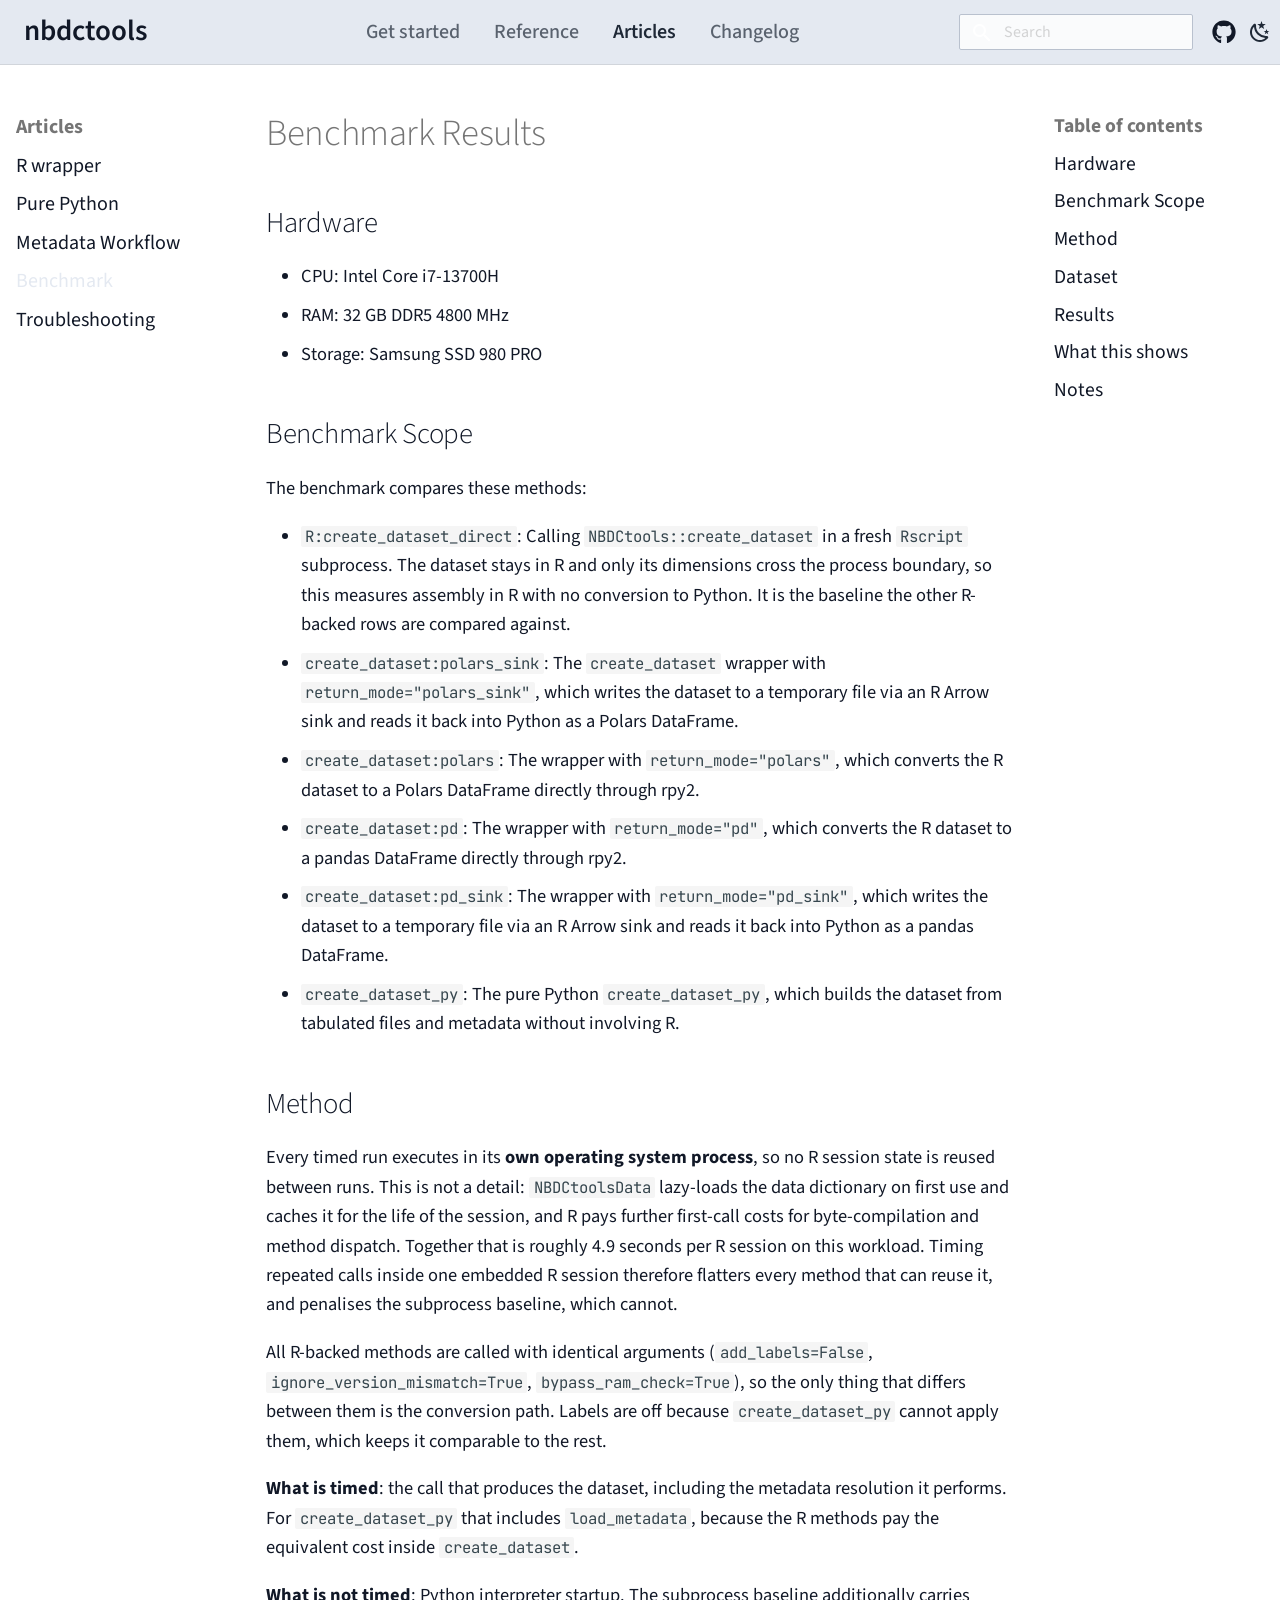
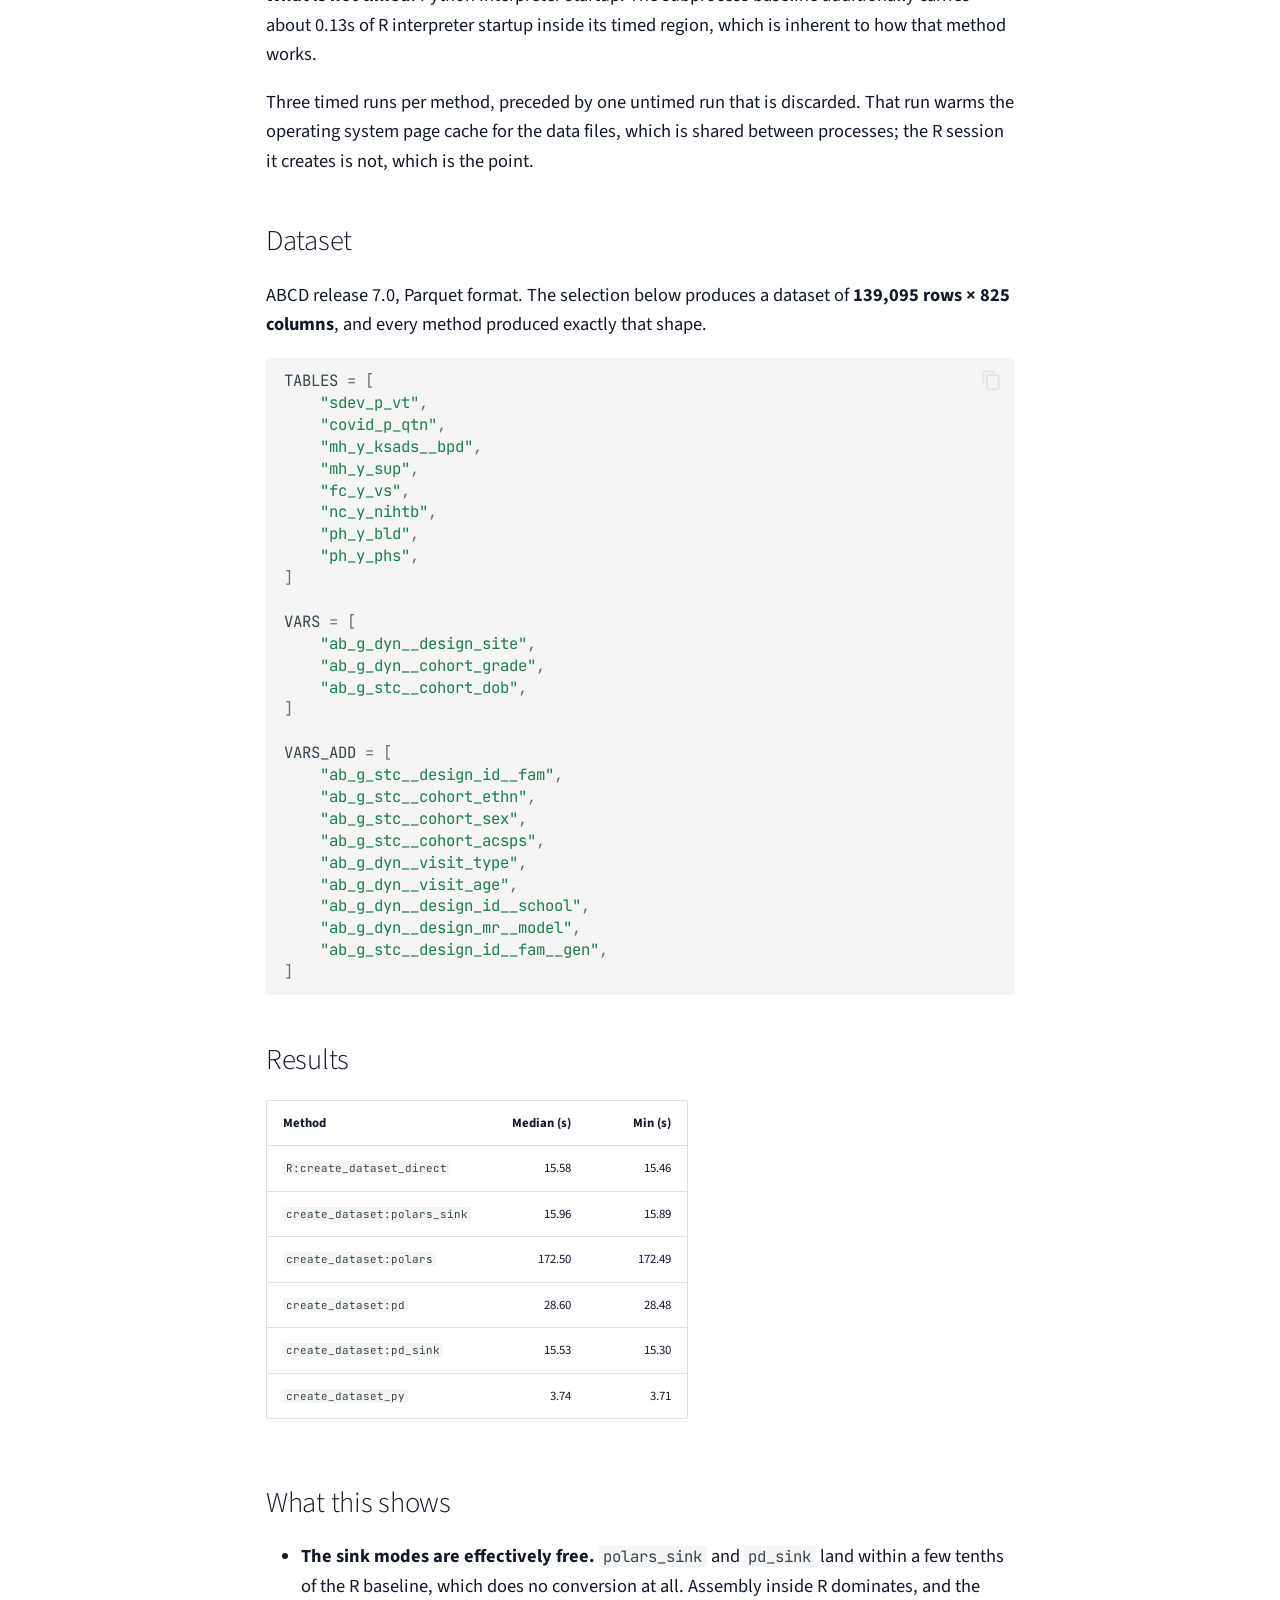
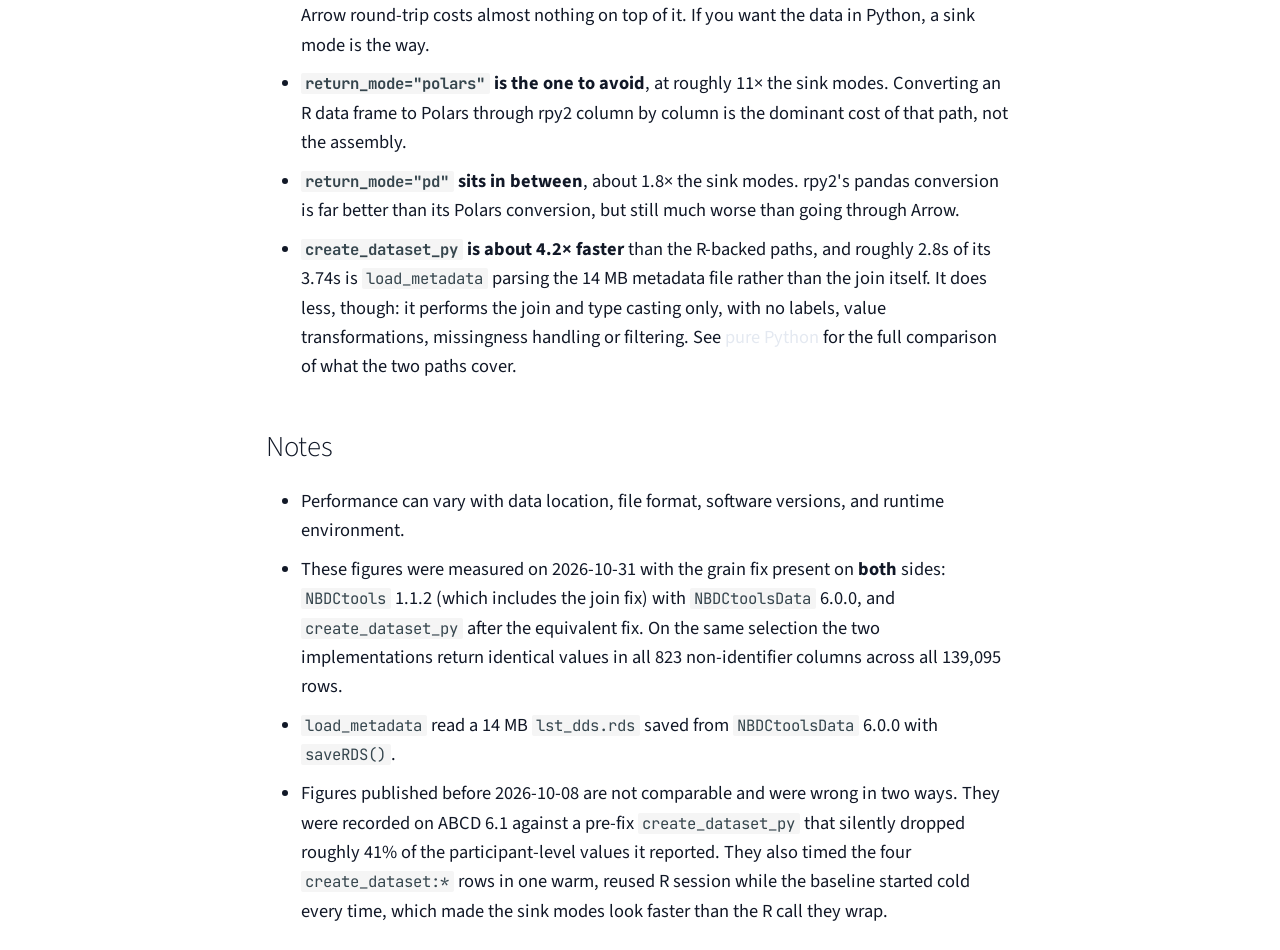
<file: guide/benchmark/index.html>
<!doctype html>
<html lang="en" class="no-js">
  <head>
    
      <meta charset="utf-8">
      <meta name="viewport" content="width=device-width,initial-scale=1">
      
        <meta name="description" content="Python version of NBDCtools, a collection of tools for working with NBDC data.">
      
      
      
        <link rel="canonical" href="https://software.nbdc-datahub.org/nbdctools-py/guide/benchmark/">
      
      
        <link rel="prev" href="../metadata/">
      
      
        <link rel="next" href="../troubleshooting/">
      
      
        
      
      
      <link rel="icon" href="../../assets/images/favicon.png">
      <meta name="generator" content="mkdocs-1.6.1, mkdocs-material-9.7.6">
    
    
      
        <title>Benchmark - nbdctools</title>
      
    
    
      <link rel="stylesheet" href="../../assets/stylesheets/main.484c7ddc.min.css">
      
        
        <link rel="stylesheet" href="../../assets/stylesheets/palette.ab4e12ef.min.css">
      
      


    
    
      
    
    
      
        
        
        <link rel="preconnect" href="https://fonts.gstatic.com" crossorigin>
        <link rel="stylesheet" href="https://fonts.googleapis.com/css?family=Source+Sans+3:300,300i,400,400i,700,700i%7CJetBrains+Mono:400,400i,700,700i&display=fallback">
        <style>:root{--md-text-font:"Source Sans 3";--md-code-font:"JetBrains Mono"}</style>
      
    
    
      <link rel="stylesheet" href="../../assets/_mkdocstrings.css">
    
      <link rel="stylesheet" href="../../stylesheets/pkgdown.css">
    
    <script>__md_scope=new URL("../..",location),__md_hash=e=>[...e].reduce(((e,_)=>(e<<5)-e+_.charCodeAt(0)),0),__md_get=(e,_=localStorage,t=__md_scope)=>JSON.parse(_.getItem(t.pathname+"."+e)),__md_set=(e,_,t=localStorage,a=__md_scope)=>{try{t.setItem(a.pathname+"."+e,JSON.stringify(_))}catch(e){}}</script>
    
      

    
    
  </head>
  
  
    
    
      
    
    
    
    
    <body dir="ltr" data-md-color-scheme="default" data-md-color-primary="custom" data-md-color-accent="custom">
  
    
    <input class="md-toggle" data-md-toggle="drawer" type="checkbox" id="__drawer" autocomplete="off">
    <input class="md-toggle" data-md-toggle="search" type="checkbox" id="__search" autocomplete="off">
    <label class="md-overlay" for="__drawer"></label>
    <div data-md-component="skip">
      
        
        <a href="#benchmark-results" class="md-skip">
          Skip to content
        </a>
      
    </div>
    <div data-md-component="announce">
      
    </div>
    
    
      

  

<header class="md-header md-header--shadow md-header--lifted" data-md-component="header">
  <nav class="md-header__inner md-grid" aria-label="Header">
    <a href="../.." title="nbdctools" class="md-header__button md-logo" aria-label="nbdctools" data-md-component="logo">
      
  
  <svg xmlns="http://www.w3.org/2000/svg" viewBox="0 0 24 24"><path d="M12 8a3 3 0 0 0 3-3 3 3 0 0 0-3-3 3 3 0 0 0-3 3 3 3 0 0 0 3 3m0 3.54C9.64 9.35 6.5 8 3 8v11c3.5 0 6.64 1.35 9 3.54 2.36-2.19 5.5-3.54 9-3.54V8c-3.5 0-6.64 1.35-9 3.54"/></svg>

    </a>
    <label class="md-header__button md-icon" for="__drawer">
      
      <svg xmlns="http://www.w3.org/2000/svg" viewBox="0 0 24 24"><path d="M3 6h18v2H3zm0 5h18v2H3zm0 5h18v2H3z"/></svg>
    </label>
    <div class="md-header__title" data-md-component="header-title">
      <div class="md-header__ellipsis">
        <div class="md-header__topic">
          <span class="md-ellipsis">
            nbdctools
          </span>
        </div>
        <div class="md-header__topic" data-md-component="header-topic">
          <span class="md-ellipsis">
            
              Benchmark
            
          </span>
        </div>
      </div>
    </div>
    
      
        <form class="md-header__option" data-md-component="palette">
  
    
    
    
    <input class="md-option" data-md-color-media="(prefers-color-scheme: light)" data-md-color-scheme="default" data-md-color-primary="custom" data-md-color-accent="custom"  aria-label="Switch to dark mode"  type="radio" name="__palette" id="__palette_0">
    
      <label class="md-header__button md-icon" title="Switch to dark mode" for="__palette_1" hidden>
        <svg xmlns="http://www.w3.org/2000/svg" viewBox="0 0 24 24"><path d="m17.75 4.09-2.53 1.94.91 3.06-2.63-1.81-2.63 1.81.91-3.06-2.53-1.94L12.44 4l1.06-3 1.06 3zm3.5 6.91-1.64 1.25.59 1.98-1.7-1.17-1.7 1.17.59-1.98L15.75 11l2.06-.05L18.5 9l.69 1.95zm-2.28 4.95c.83-.08 1.72 1.1 1.19 1.85-.32.45-.66.87-1.08 1.27C15.17 23 8.84 23 4.94 19.07c-3.91-3.9-3.91-10.24 0-14.14.4-.4.82-.76 1.27-1.08.75-.53 1.93.36 1.85 1.19-.27 2.86.69 5.83 2.89 8.02a9.96 9.96 0 0 0 8.02 2.89m-1.64 2.02a12.08 12.08 0 0 1-7.8-3.47c-2.17-2.19-3.33-5-3.49-7.82-2.81 3.14-2.7 7.96.31 10.98 3.02 3.01 7.84 3.12 10.98.31"/></svg>
      </label>
    
  
    
    
    
    <input class="md-option" data-md-color-media="(prefers-color-scheme: dark)" data-md-color-scheme="slate" data-md-color-primary="custom" data-md-color-accent="custom"  aria-label="Switch to light mode"  type="radio" name="__palette" id="__palette_1">
    
      <label class="md-header__button md-icon" title="Switch to light mode" for="__palette_0" hidden>
        <svg xmlns="http://www.w3.org/2000/svg" viewBox="0 0 24 24"><path d="M12 7a5 5 0 0 1 5 5 5 5 0 0 1-5 5 5 5 0 0 1-5-5 5 5 0 0 1 5-5m0 2a3 3 0 0 0-3 3 3 3 0 0 0 3 3 3 3 0 0 0 3-3 3 3 0 0 0-3-3m0-7 2.39 3.42C13.65 5.15 12.84 5 12 5s-1.65.15-2.39.42zM3.34 7l4.16-.35A7.2 7.2 0 0 0 5.94 8.5c-.44.74-.69 1.5-.83 2.29zm.02 10 1.76-3.77a7.131 7.131 0 0 0 2.38 4.14zM20.65 7l-1.77 3.79a7.02 7.02 0 0 0-2.38-4.15zm-.01 10-4.14.36c.59-.51 1.12-1.14 1.54-1.86.42-.73.69-1.5.83-2.29zM12 22l-2.41-3.44c.74.27 1.55.44 2.41.44.82 0 1.63-.17 2.37-.44z"/></svg>
      </label>
    
  
</form>
      
    
    
      <script>var palette=__md_get("__palette");if(palette&&palette.color){if("(prefers-color-scheme)"===palette.color.media){var media=matchMedia("(prefers-color-scheme: light)"),input=document.querySelector(media.matches?"[data-md-color-media='(prefers-color-scheme: light)']":"[data-md-color-media='(prefers-color-scheme: dark)']");palette.color.media=input.getAttribute("data-md-color-media"),palette.color.scheme=input.getAttribute("data-md-color-scheme"),palette.color.primary=input.getAttribute("data-md-color-primary"),palette.color.accent=input.getAttribute("data-md-color-accent")}for(var[key,value]of Object.entries(palette.color))document.body.setAttribute("data-md-color-"+key,value)}</script>
    
    
    
      
      
        <label class="md-header__button md-icon" for="__search">
          
          <svg xmlns="http://www.w3.org/2000/svg" viewBox="0 0 24 24"><path d="M9.5 3A6.5 6.5 0 0 1 16 9.5c0 1.61-.59 3.09-1.56 4.23l.27.27h.79l5 5-1.5 1.5-5-5v-.79l-.27-.27A6.52 6.52 0 0 1 9.5 16 6.5 6.5 0 0 1 3 9.5 6.5 6.5 0 0 1 9.5 3m0 2C7 5 5 7 5 9.5S7 14 9.5 14 14 12 14 9.5 12 5 9.5 5"/></svg>
        </label>
        <div class="md-search" data-md-component="search" role="dialog">
  <label class="md-search__overlay" for="__search"></label>
  <div class="md-search__inner" role="search">
    <form class="md-search__form" name="search">
      <input type="text" class="md-search__input" name="query" aria-label="Search" placeholder="Search" autocapitalize="off" autocorrect="off" autocomplete="off" spellcheck="false" data-md-component="search-query" required>
      <label class="md-search__icon md-icon" for="__search">
        
        <svg xmlns="http://www.w3.org/2000/svg" viewBox="0 0 24 24"><path d="M9.5 3A6.5 6.5 0 0 1 16 9.5c0 1.61-.59 3.09-1.56 4.23l.27.27h.79l5 5-1.5 1.5-5-5v-.79l-.27-.27A6.52 6.52 0 0 1 9.5 16 6.5 6.5 0 0 1 3 9.5 6.5 6.5 0 0 1 9.5 3m0 2C7 5 5 7 5 9.5S7 14 9.5 14 14 12 14 9.5 12 5 9.5 5"/></svg>
        
        <svg xmlns="http://www.w3.org/2000/svg" viewBox="0 0 24 24"><path d="M20 11v2H8l5.5 5.5-1.42 1.42L4.16 12l7.92-7.92L13.5 5.5 8 11z"/></svg>
      </label>
      <nav class="md-search__options" aria-label="Search">
        
        <button type="reset" class="md-search__icon md-icon" title="Clear" aria-label="Clear" tabindex="-1">
          
          <svg xmlns="http://www.w3.org/2000/svg" viewBox="0 0 24 24"><path d="M19 6.41 17.59 5 12 10.59 6.41 5 5 6.41 10.59 12 5 17.59 6.41 19 12 13.41 17.59 19 19 17.59 13.41 12z"/></svg>
        </button>
      </nav>
      
        <div class="md-search__suggest" data-md-component="search-suggest"></div>
      
    </form>
    <div class="md-search__output">
      <div class="md-search__scrollwrap" tabindex="0" data-md-scrollfix>
        <div class="md-search-result" data-md-component="search-result">
          <div class="md-search-result__meta">
            Initializing search
          </div>
          <ol class="md-search-result__list" role="presentation"></ol>
        </div>
      </div>
    </div>
  </div>
</div>
      
    
    
      <div class="md-header__source">
        <a href="https://github.com/nbdc-datahub/nbdctools-py" title="Go to repository" class="md-source" data-md-component="source">
  <div class="md-source__icon md-icon">
    
    <svg xmlns="http://www.w3.org/2000/svg" viewBox="0 0 512 512"><!--! Font Awesome Free 7.1.0 by @fontawesome - https://fontawesome.com License - https://fontawesome.com/license/free (Icons: CC BY 4.0, Fonts: SIL OFL 1.1, Code: MIT License) Copyright 2025 Fonticons, Inc.--><path d="M173.9 397.4c0 2-2.3 3.6-5.2 3.6-3.3.3-5.6-1.3-5.6-3.6 0-2 2.3-3.6 5.2-3.6 3-.3 5.6 1.3 5.6 3.6m-31.1-4.5c-.7 2 1.3 4.3 4.3 4.9 2.6 1 5.6 0 6.2-2s-1.3-4.3-4.3-5.2c-2.6-.7-5.5.3-6.2 2.3m44.2-1.7c-2.9.7-4.9 2.6-4.6 4.9.3 2 2.9 3.3 5.9 2.6 2.9-.7 4.9-2.6 4.6-4.6-.3-1.9-3-3.2-5.9-2.9M252.8 8C114.1 8 8 113.3 8 252c0 110.9 69.8 205.8 169.5 239.2 12.8 2.3 17.3-5.6 17.3-12.1 0-6.2-.3-40.4-.3-61.4 0 0-70 15-84.7-29.8 0 0-11.4-29.1-27.8-36.6 0 0-22.9-15.7 1.6-15.4 0 0 24.9 2 38.6 25.8 21.9 38.6 58.6 27.5 72.9 20.9 2.3-16 8.8-27.1 16-33.7-55.9-6.2-112.3-14.3-112.3-110.5 0-27.5 7.6-41.3 23.6-58.9-2.6-6.5-11.1-33.3 2.6-67.9 20.9-6.5 69 27 69 27 20-5.6 41.5-8.5 62.8-8.5s42.8 2.9 62.8 8.5c0 0 48.1-33.6 69-27 13.7 34.7 5.2 61.4 2.6 67.9 16 17.7 25.8 31.5 25.8 58.9 0 96.5-58.9 104.2-114.8 110.5 9.2 7.9 17 22.9 17 46.4 0 33.7-.3 75.4-.3 83.6 0 6.5 4.6 14.4 17.3 12.1C436.2 457.8 504 362.9 504 252 504 113.3 391.5 8 252.8 8M105.2 352.9c-1.3 1-1 3.3.7 5.2 1.6 1.6 3.9 2.3 5.2 1 1.3-1 1-3.3-.7-5.2-1.6-1.6-3.9-2.3-5.2-1m-10.8-8.1c-.7 1.3.3 2.9 2.3 3.9 1.6 1 3.6.7 4.3-.7.7-1.3-.3-2.9-2.3-3.9-2-.6-3.6-.3-4.3.7m32.4 35.6c-1.6 1.3-1 4.3 1.3 6.2 2.3 2.3 5.2 2.6 6.5 1 1.3-1.3.7-4.3-1.3-6.2-2.2-2.3-5.2-2.6-6.5-1m-11.4-14.7c-1.6 1-1.6 3.6 0 5.9s4.3 3.3 5.6 2.3c1.6-1.3 1.6-3.9 0-6.2-1.4-2.3-4-3.3-5.6-2"/></svg>
  </div>
  <div class="md-source__repository">
    nbdc-datahub/nbdctools-py
  </div>
</a>
      </div>
    
  </nav>
  
    
      
<nav class="md-tabs" aria-label="Tabs" data-md-component="tabs">
  <div class="md-grid">
    <ul class="md-tabs__list">
      
        
  
  
  
  
    
    
      <li class="md-tabs__item">
        <a href="../.." class="md-tabs__link">
          
  
  
    
  
  Get started

        </a>
      </li>
    
  

      
        
  
  
  
  
    <li class="md-tabs__item">
      <a href="../../api/reference/" class="md-tabs__link">
        
  
  
    
  
  Reference

      </a>
    </li>
  

      
        
  
  
  
    
  
  
    
    
      <li class="md-tabs__item md-tabs__item--active">
        <a href="../r_wrapper/" class="md-tabs__link">
          
  
  
    
  
  Articles

        </a>
      </li>
    
  

      
        
  
  
  
  
    <li class="md-tabs__item">
      <a href="../../changelog/" class="md-tabs__link">
        
  
  
    
  
  Changelog

      </a>
    </li>
  

      
    </ul>
  </div>
</nav>
    
  
</header>
    
    <div class="md-container" data-md-component="container">
      
      
        
      
      <main class="md-main" data-md-component="main">
        <div class="md-main__inner md-grid">
          
            
              
              <div class="md-sidebar md-sidebar--primary" data-md-component="sidebar" data-md-type="navigation" >
                <div class="md-sidebar__scrollwrap">
                  <div class="md-sidebar__inner">
                    


  


<nav class="md-nav md-nav--primary md-nav--lifted" aria-label="Navigation" data-md-level="0">
  <label class="md-nav__title" for="__drawer">
    <a href="../.." title="nbdctools" class="md-nav__button md-logo" aria-label="nbdctools" data-md-component="logo">
      
  
  <svg xmlns="http://www.w3.org/2000/svg" viewBox="0 0 24 24"><path d="M12 8a3 3 0 0 0 3-3 3 3 0 0 0-3-3 3 3 0 0 0-3 3 3 3 0 0 0 3 3m0 3.54C9.64 9.35 6.5 8 3 8v11c3.5 0 6.64 1.35 9 3.54 2.36-2.19 5.5-3.54 9-3.54V8c-3.5 0-6.64 1.35-9 3.54"/></svg>

    </a>
    nbdctools
  </label>
  
    <div class="md-nav__source">
      <a href="https://github.com/nbdc-datahub/nbdctools-py" title="Go to repository" class="md-source" data-md-component="source">
  <div class="md-source__icon md-icon">
    
    <svg xmlns="http://www.w3.org/2000/svg" viewBox="0 0 512 512"><!--! Font Awesome Free 7.1.0 by @fontawesome - https://fontawesome.com License - https://fontawesome.com/license/free (Icons: CC BY 4.0, Fonts: SIL OFL 1.1, Code: MIT License) Copyright 2025 Fonticons, Inc.--><path d="M173.9 397.4c0 2-2.3 3.6-5.2 3.6-3.3.3-5.6-1.3-5.6-3.6 0-2 2.3-3.6 5.2-3.6 3-.3 5.6 1.3 5.6 3.6m-31.1-4.5c-.7 2 1.3 4.3 4.3 4.9 2.6 1 5.6 0 6.2-2s-1.3-4.3-4.3-5.2c-2.6-.7-5.5.3-6.2 2.3m44.2-1.7c-2.9.7-4.9 2.6-4.6 4.9.3 2 2.9 3.3 5.9 2.6 2.9-.7 4.9-2.6 4.6-4.6-.3-1.9-3-3.2-5.9-2.9M252.8 8C114.1 8 8 113.3 8 252c0 110.9 69.8 205.8 169.5 239.2 12.8 2.3 17.3-5.6 17.3-12.1 0-6.2-.3-40.4-.3-61.4 0 0-70 15-84.7-29.8 0 0-11.4-29.1-27.8-36.6 0 0-22.9-15.7 1.6-15.4 0 0 24.9 2 38.6 25.8 21.9 38.6 58.6 27.5 72.9 20.9 2.3-16 8.8-27.1 16-33.7-55.9-6.2-112.3-14.3-112.3-110.5 0-27.5 7.6-41.3 23.6-58.9-2.6-6.5-11.1-33.3 2.6-67.9 20.9-6.5 69 27 69 27 20-5.6 41.5-8.5 62.8-8.5s42.8 2.9 62.8 8.5c0 0 48.1-33.6 69-27 13.7 34.7 5.2 61.4 2.6 67.9 16 17.7 25.8 31.5 25.8 58.9 0 96.5-58.9 104.2-114.8 110.5 9.2 7.9 17 22.9 17 46.4 0 33.7-.3 75.4-.3 83.6 0 6.5 4.6 14.4 17.3 12.1C436.2 457.8 504 362.9 504 252 504 113.3 391.5 8 252.8 8M105.2 352.9c-1.3 1-1 3.3.7 5.2 1.6 1.6 3.9 2.3 5.2 1 1.3-1 1-3.3-.7-5.2-1.6-1.6-3.9-2.3-5.2-1m-10.8-8.1c-.7 1.3.3 2.9 2.3 3.9 1.6 1 3.6.7 4.3-.7.7-1.3-.3-2.9-2.3-3.9-2-.6-3.6-.3-4.3.7m32.4 35.6c-1.6 1.3-1 4.3 1.3 6.2 2.3 2.3 5.2 2.6 6.5 1 1.3-1.3.7-4.3-1.3-6.2-2.2-2.3-5.2-2.6-6.5-1m-11.4-14.7c-1.6 1-1.6 3.6 0 5.9s4.3 3.3 5.6 2.3c1.6-1.3 1.6-3.9 0-6.2-1.4-2.3-4-3.3-5.6-2"/></svg>
  </div>
  <div class="md-source__repository">
    nbdc-datahub/nbdctools-py
  </div>
</a>
    </div>
  
  <ul class="md-nav__list" data-md-scrollfix>
    
      
      
  
  
  
  
    
    
      
        
          
        
      
        
      
        
      
    
    
    
      
      
    
    
    <li class="md-nav__item md-nav__item--nested">
      
        
        
        <input class="md-nav__toggle md-toggle " type="checkbox" id="__nav_1" >
        
          
          <div class="md-nav__link md-nav__container">
            <a href="../.." class="md-nav__link ">
              
  
  
  <span class="md-ellipsis">
    
  
    Get started
  

    
  </span>
  
  

            </a>
            
              
              <label class="md-nav__link " for="__nav_1" id="__nav_1_label" tabindex="0">
                <span class="md-nav__icon md-icon"></span>
              </label>
            
          </div>
        
        <nav class="md-nav" data-md-level="1" aria-labelledby="__nav_1_label" aria-expanded="false">
          <label class="md-nav__title" for="__nav_1">
            <span class="md-nav__icon md-icon"></span>
            
  
    Get started
  

          </label>
          <ul class="md-nav__list" data-md-scrollfix>
            
              
            
              
                
  
  
  
  
    <li class="md-nav__item">
      <a href="../../installation/" class="md-nav__link">
        
  
  
  <span class="md-ellipsis">
    
  
    Installation
  

    
  </span>
  
  

      </a>
    </li>
  

              
            
              
                
  
  
  
  
    <li class="md-nav__item">
      <a href="../../quickstart/" class="md-nav__link">
        
  
  
  <span class="md-ellipsis">
    
  
    Quickstart
  

    
  </span>
  
  

      </a>
    </li>
  

              
            
          </ul>
        </nav>
      
    </li>
  

    
      
      
  
  
  
  
    <li class="md-nav__item">
      <a href="../../api/reference/" class="md-nav__link">
        
  
  
  <span class="md-ellipsis">
    
  
    Reference
  

    
  </span>
  
  

      </a>
    </li>
  

    
      
      
  
  
    
  
  
  
    
    
      
        
      
        
      
        
      
        
      
        
      
    
    
    
      
        
        
      
      
    
    
    <li class="md-nav__item md-nav__item--active md-nav__item--section md-nav__item--nested">
      
        
        
        <input class="md-nav__toggle md-toggle " type="checkbox" id="__nav_3" checked>
        
          
          <label class="md-nav__link" for="__nav_3" id="__nav_3_label" tabindex="">
            
  
  
  <span class="md-ellipsis">
    
  
    Articles
  

    
  </span>
  
  

            <span class="md-nav__icon md-icon"></span>
          </label>
        
        <nav class="md-nav" data-md-level="1" aria-labelledby="__nav_3_label" aria-expanded="true">
          <label class="md-nav__title" for="__nav_3">
            <span class="md-nav__icon md-icon"></span>
            
  
    Articles
  

          </label>
          <ul class="md-nav__list" data-md-scrollfix>
            
              
                
  
  
  
  
    <li class="md-nav__item">
      <a href="../r_wrapper/" class="md-nav__link">
        
  
  
  <span class="md-ellipsis">
    
  
    R wrapper
  

    
  </span>
  
  

      </a>
    </li>
  

              
            
              
                
  
  
  
  
    <li class="md-nav__item">
      <a href="../pure_python/" class="md-nav__link">
        
  
  
  <span class="md-ellipsis">
    
  
    Pure Python
  

    
  </span>
  
  

      </a>
    </li>
  

              
            
              
                
  
  
  
  
    <li class="md-nav__item">
      <a href="../metadata/" class="md-nav__link">
        
  
  
  <span class="md-ellipsis">
    
  
    Metadata Workflow
  

    
  </span>
  
  

      </a>
    </li>
  

              
            
              
                
  
  
    
  
  
  
    <li class="md-nav__item md-nav__item--active">
      
      <input class="md-nav__toggle md-toggle" type="checkbox" id="__toc">
      
      
        
      
      
        <label class="md-nav__link md-nav__link--active" for="__toc">
          
  
  
  <span class="md-ellipsis">
    
  
    Benchmark
  

    
  </span>
  
  

          <span class="md-nav__icon md-icon"></span>
        </label>
      
      <a href="./" class="md-nav__link md-nav__link--active">
        
  
  
  <span class="md-ellipsis">
    
  
    Benchmark
  

    
  </span>
  
  

      </a>
      
        

<nav class="md-nav md-nav--secondary" aria-label="Table of contents">
  
  
  
    
  
  
    <label class="md-nav__title" for="__toc">
      <span class="md-nav__icon md-icon"></span>
      Table of contents
    </label>
    <ul class="md-nav__list" data-md-component="toc" data-md-scrollfix>
      
        <li class="md-nav__item">
  <a href="#hardware" class="md-nav__link">
    <span class="md-ellipsis">
      
        Hardware
      
    </span>
  </a>
  
</li>
      
        <li class="md-nav__item">
  <a href="#benchmark-scope" class="md-nav__link">
    <span class="md-ellipsis">
      
        Benchmark Scope
      
    </span>
  </a>
  
</li>
      
        <li class="md-nav__item">
  <a href="#method" class="md-nav__link">
    <span class="md-ellipsis">
      
        Method
      
    </span>
  </a>
  
</li>
      
        <li class="md-nav__item">
  <a href="#dataset" class="md-nav__link">
    <span class="md-ellipsis">
      
        Dataset
      
    </span>
  </a>
  
</li>
      
        <li class="md-nav__item">
  <a href="#results" class="md-nav__link">
    <span class="md-ellipsis">
      
        Results
      
    </span>
  </a>
  
</li>
      
        <li class="md-nav__item">
  <a href="#what-this-shows" class="md-nav__link">
    <span class="md-ellipsis">
      
        What this shows
      
    </span>
  </a>
  
</li>
      
        <li class="md-nav__item">
  <a href="#notes" class="md-nav__link">
    <span class="md-ellipsis">
      
        Notes
      
    </span>
  </a>
  
</li>
      
    </ul>
  
</nav>
      
    </li>
  

              
            
              
                
  
  
  
  
    <li class="md-nav__item">
      <a href="../troubleshooting/" class="md-nav__link">
        
  
  
  <span class="md-ellipsis">
    
  
    Troubleshooting
  

    
  </span>
  
  

      </a>
    </li>
  

              
            
          </ul>
        </nav>
      
    </li>
  

    
      
      
  
  
  
  
    <li class="md-nav__item">
      <a href="../../changelog/" class="md-nav__link">
        
  
  
  <span class="md-ellipsis">
    
  
    Changelog
  

    
  </span>
  
  

      </a>
    </li>
  

    
  </ul>
</nav>
                  </div>
                </div>
              </div>
            
            
              
              <div class="md-sidebar md-sidebar--secondary" data-md-component="sidebar" data-md-type="toc" >
                <div class="md-sidebar__scrollwrap">
                  <div class="md-sidebar__inner">
                    

<nav class="md-nav md-nav--secondary" aria-label="Table of contents">
  
  
  
    
  
  
    <label class="md-nav__title" for="__toc">
      <span class="md-nav__icon md-icon"></span>
      Table of contents
    </label>
    <ul class="md-nav__list" data-md-component="toc" data-md-scrollfix>
      
        <li class="md-nav__item">
  <a href="#hardware" class="md-nav__link">
    <span class="md-ellipsis">
      
        Hardware
      
    </span>
  </a>
  
</li>
      
        <li class="md-nav__item">
  <a href="#benchmark-scope" class="md-nav__link">
    <span class="md-ellipsis">
      
        Benchmark Scope
      
    </span>
  </a>
  
</li>
      
        <li class="md-nav__item">
  <a href="#method" class="md-nav__link">
    <span class="md-ellipsis">
      
        Method
      
    </span>
  </a>
  
</li>
      
        <li class="md-nav__item">
  <a href="#dataset" class="md-nav__link">
    <span class="md-ellipsis">
      
        Dataset
      
    </span>
  </a>
  
</li>
      
        <li class="md-nav__item">
  <a href="#results" class="md-nav__link">
    <span class="md-ellipsis">
      
        Results
      
    </span>
  </a>
  
</li>
      
        <li class="md-nav__item">
  <a href="#what-this-shows" class="md-nav__link">
    <span class="md-ellipsis">
      
        What this shows
      
    </span>
  </a>
  
</li>
      
        <li class="md-nav__item">
  <a href="#notes" class="md-nav__link">
    <span class="md-ellipsis">
      
        Notes
      
    </span>
  </a>
  
</li>
      
    </ul>
  
</nav>
                  </div>
                </div>
              </div>
            
          
          
            <div class="md-content" data-md-component="content">
              
              <article class="md-content__inner md-typeset">
                
                  


  
  


<h1 id="benchmark-results">Benchmark Results<a class="headerlink" href="#benchmark-results" title="Permanent link">&para;</a></h1>
<h2 id="hardware">Hardware<a class="headerlink" href="#hardware" title="Permanent link">&para;</a></h2>
<ul>
<li>CPU: Intel Core i7-13700H</li>
<li>RAM: 32 GB DDR5 4800 MHz</li>
<li>Storage: Samsung SSD 980 PRO</li>
</ul>
<h2 id="benchmark-scope">Benchmark Scope<a class="headerlink" href="#benchmark-scope" title="Permanent link">&para;</a></h2>
<p>The benchmark compares these methods:</p>
<ul>
<li><code>R:create_dataset_direct</code>: Calling <code>NBDCtools::create_dataset</code> in a fresh <code>Rscript</code> subprocess. The dataset stays in R and only its dimensions cross the process boundary, so this measures assembly in R with no conversion to Python. It is the baseline the other R-backed rows are compared against.</li>
<li><code>create_dataset:polars_sink</code>: The <code>create_dataset</code> wrapper with <code>return_mode="polars_sink"</code>, which writes the dataset to a temporary file via an R Arrow sink and reads it back into Python as a Polars DataFrame.</li>
<li><code>create_dataset:polars</code>: The wrapper with <code>return_mode="polars"</code>, which converts the R dataset to a Polars DataFrame directly through rpy2.</li>
<li><code>create_dataset:pd</code>: The wrapper with <code>return_mode="pd"</code>, which converts the R dataset to a pandas DataFrame directly through rpy2.</li>
<li><code>create_dataset:pd_sink</code>: The wrapper with <code>return_mode="pd_sink"</code>, which writes the dataset to a temporary file via an R Arrow sink and reads it back into Python as a pandas DataFrame.</li>
<li><code>create_dataset_py</code>: The pure Python <code>create_dataset_py</code>, which builds the dataset from tabulated files and metadata without involving R.</li>
</ul>
<h2 id="method">Method<a class="headerlink" href="#method" title="Permanent link">&para;</a></h2>
<p>Every timed run executes in its <strong>own operating system process</strong>, so no R
session state is reused between runs. This is not a detail: <code>NBDCtoolsData</code>
lazy-loads the data dictionary on first use and caches it for the life of the
session, and R pays further first-call costs for byte-compilation and method
dispatch. Together that is roughly 4.9 seconds per R session on this
workload. Timing repeated calls inside one embedded R session therefore
flatters every method that can reuse it, and penalises the subprocess
baseline, which cannot.</p>
<p>All R-backed methods are called with identical arguments
(<code>add_labels=False</code>, <code>ignore_version_mismatch=True</code>, <code>bypass_ram_check=True</code>),
so the only thing that differs between them is the conversion path. Labels
are off because <code>create_dataset_py</code> cannot apply them, which keeps it
comparable to the rest.</p>
<p><strong>What is timed</strong>: the call that produces the dataset, including the metadata
resolution it performs. For <code>create_dataset_py</code> that includes <code>load_metadata</code>,
because the R methods pay the equivalent cost inside <code>create_dataset</code>.</p>
<p><strong>What is not timed</strong>: Python interpreter startup. The subprocess baseline
additionally carries about 0.13s of R interpreter startup inside its timed
region, which is inherent to how that method works.</p>
<p>Three timed runs per method, preceded by one untimed run that is discarded.
That run warms the operating system page cache for the data files, which is
shared between processes; the R session it creates is not, which is the point.</p>
<h2 id="dataset">Dataset<a class="headerlink" href="#dataset" title="Permanent link">&para;</a></h2>
<p>ABCD release 7.0, Parquet format. The selection below produces a dataset of
<strong>139,095 rows × 825 columns</strong>, and every method produced exactly that shape.</p>
<div class="highlight"><pre><span></span><code><span class="n">TABLES</span> <span class="o">=</span> <span class="p">[</span>
    <span class="s2">&quot;sdev_p_vt&quot;</span><span class="p">,</span>
    <span class="s2">&quot;covid_p_qtn&quot;</span><span class="p">,</span>
    <span class="s2">&quot;mh_y_ksads__bpd&quot;</span><span class="p">,</span>
    <span class="s2">&quot;mh_y_sup&quot;</span><span class="p">,</span>
    <span class="s2">&quot;fc_y_vs&quot;</span><span class="p">,</span>
    <span class="s2">&quot;nc_y_nihtb&quot;</span><span class="p">,</span>
    <span class="s2">&quot;ph_y_bld&quot;</span><span class="p">,</span>
    <span class="s2">&quot;ph_y_phs&quot;</span><span class="p">,</span>
<span class="p">]</span>

<span class="n">VARS</span> <span class="o">=</span> <span class="p">[</span>
    <span class="s2">&quot;ab_g_dyn__design_site&quot;</span><span class="p">,</span>
    <span class="s2">&quot;ab_g_dyn__cohort_grade&quot;</span><span class="p">,</span>
    <span class="s2">&quot;ab_g_stc__cohort_dob&quot;</span><span class="p">,</span>
<span class="p">]</span>

<span class="n">VARS_ADD</span> <span class="o">=</span> <span class="p">[</span>
    <span class="s2">&quot;ab_g_stc__design_id__fam&quot;</span><span class="p">,</span>
    <span class="s2">&quot;ab_g_stc__cohort_ethn&quot;</span><span class="p">,</span>
    <span class="s2">&quot;ab_g_stc__cohort_sex&quot;</span><span class="p">,</span>
    <span class="s2">&quot;ab_g_stc__cohort_acsps&quot;</span><span class="p">,</span>
    <span class="s2">&quot;ab_g_dyn__visit_type&quot;</span><span class="p">,</span>
    <span class="s2">&quot;ab_g_dyn__visit_age&quot;</span><span class="p">,</span>
    <span class="s2">&quot;ab_g_dyn__design_id__school&quot;</span><span class="p">,</span>
    <span class="s2">&quot;ab_g_dyn__design_mr__model&quot;</span><span class="p">,</span>
    <span class="s2">&quot;ab_g_stc__design_id__fam__gen&quot;</span><span class="p">,</span>
<span class="p">]</span>
</code></pre></div>
<h2 id="results">Results<a class="headerlink" href="#results" title="Permanent link">&para;</a></h2>
<table>
<thead>
<tr>
<th>Method</th>
<th style="text-align: right;">Median (s)</th>
<th style="text-align: right;">Min (s)</th>
</tr>
</thead>
<tbody>
<tr>
<td><code>R:create_dataset_direct</code></td>
<td style="text-align: right;">15.58</td>
<td style="text-align: right;">15.46</td>
</tr>
<tr>
<td><code>create_dataset:polars_sink</code></td>
<td style="text-align: right;">15.96</td>
<td style="text-align: right;">15.89</td>
</tr>
<tr>
<td><code>create_dataset:polars</code></td>
<td style="text-align: right;">172.50</td>
<td style="text-align: right;">172.49</td>
</tr>
<tr>
<td><code>create_dataset:pd</code></td>
<td style="text-align: right;">28.60</td>
<td style="text-align: right;">28.48</td>
</tr>
<tr>
<td><code>create_dataset:pd_sink</code></td>
<td style="text-align: right;">15.53</td>
<td style="text-align: right;">15.30</td>
</tr>
<tr>
<td><code>create_dataset_py</code></td>
<td style="text-align: right;">3.74</td>
<td style="text-align: right;">3.71</td>
</tr>
</tbody>
</table>
<h2 id="what-this-shows">What this shows<a class="headerlink" href="#what-this-shows" title="Permanent link">&para;</a></h2>
<ul>
<li><strong>The sink modes are effectively free.</strong> <code>polars_sink</code> and <code>pd_sink</code> land
  within a few tenths of the R baseline, which does no conversion at all.
  Assembly inside R dominates, and the Arrow round-trip costs almost nothing
  on top of it. If you want the data in Python, a sink mode is the way.</li>
<li><strong><code>return_mode="polars"</code> is the one to avoid</strong>, at roughly 11× the sink
  modes. Converting an R data frame to Polars through rpy2 column by column is
  the dominant cost of that path, not the assembly.</li>
<li><strong><code>return_mode="pd"</code> sits in between</strong>, about 1.8× the sink modes. rpy2's
  pandas conversion is far better than its Polars conversion, but still much
  worse than going through Arrow.</li>
<li><strong><code>create_dataset_py</code> is about 4.2× faster</strong> than the R-backed paths, and
  roughly 2.8s of its 3.74s is <code>load_metadata</code> parsing the 14 MB metadata
  file rather than the join itself. It does less, though: it performs the join
  and type casting only, with no labels, value transformations, missingness
  handling or filtering. See <a href="../pure_python/">pure Python</a> for the full
  comparison of what the two paths cover.</li>
</ul>
<h2 id="notes">Notes<a class="headerlink" href="#notes" title="Permanent link">&para;</a></h2>
<ul>
<li>Performance can vary with data location, file format, software versions, and runtime environment.</li>
<li>These figures were measured on 2026-10-31 with the grain fix present on <strong>both</strong> sides: <code>NBDCtools</code> 1.1.2 (which includes the join fix) with <code>NBDCtoolsData</code> 6.0.0, and <code>create_dataset_py</code> after the equivalent fix. On the same selection the two implementations return identical values in all 823 non-identifier columns across all 139,095 rows.</li>
<li><code>load_metadata</code> read a 14 MB <code>lst_dds.rds</code> saved from <code>NBDCtoolsData</code> 6.0.0 with <code>saveRDS()</code>.</li>
<li>Figures published before 2026-10-08 are not comparable and were wrong in two ways. They were recorded on ABCD 6.1 against a pre-fix <code>create_dataset_py</code> that silently dropped roughly 41% of the participant-level values it reported. They also timed the four <code>create_dataset:*</code> rows in one warm, reused R session while the baseline started cold every time, which made the sink modes look faster than the R call they wrap.</li>
</ul>












                
              </article>
            </div>
          
          
<script>var target=document.getElementById(location.hash.slice(1));target&&target.name&&(target.checked=target.name.startsWith("__tabbed_"))</script>
        </div>
        
      </main>
      
        <footer class="md-footer">
  
  <div class="md-footer-meta md-typeset">
    <div class="md-footer-meta__inner md-grid">
      <div class="md-copyright">
  
  
</div>
      
    </div>
  </div>
</footer>
      
    </div>
    <div class="md-dialog" data-md-component="dialog">
      <div class="md-dialog__inner md-typeset"></div>
    </div>
    
    
    
      
      
      <script id="__config" type="application/json">{"annotate": null, "base": "../..", "features": ["navigation.tabs", "navigation.tabs.sticky", "navigation.indexes", "content.code.copy", "search.suggest", "search.highlight"], "search": "../../assets/javascripts/workers/search.2c215733.min.js", "tags": null, "translations": {"clipboard.copied": "Copied to clipboard", "clipboard.copy": "Copy to clipboard", "search.result.more.one": "1 more on this page", "search.result.more.other": "# more on this page", "search.result.none": "No matching documents", "search.result.one": "1 matching document", "search.result.other": "# matching documents", "search.result.placeholder": "Type to start searching", "search.result.term.missing": "Missing", "select.version": "Select version"}, "version": null}</script>
    
    
      <script src="../../assets/javascripts/bundle.79ae519e.min.js"></script>
      
        <script src="../../javascripts/header-home-link.js"></script>
      
    
  </body>
</html>
</file>
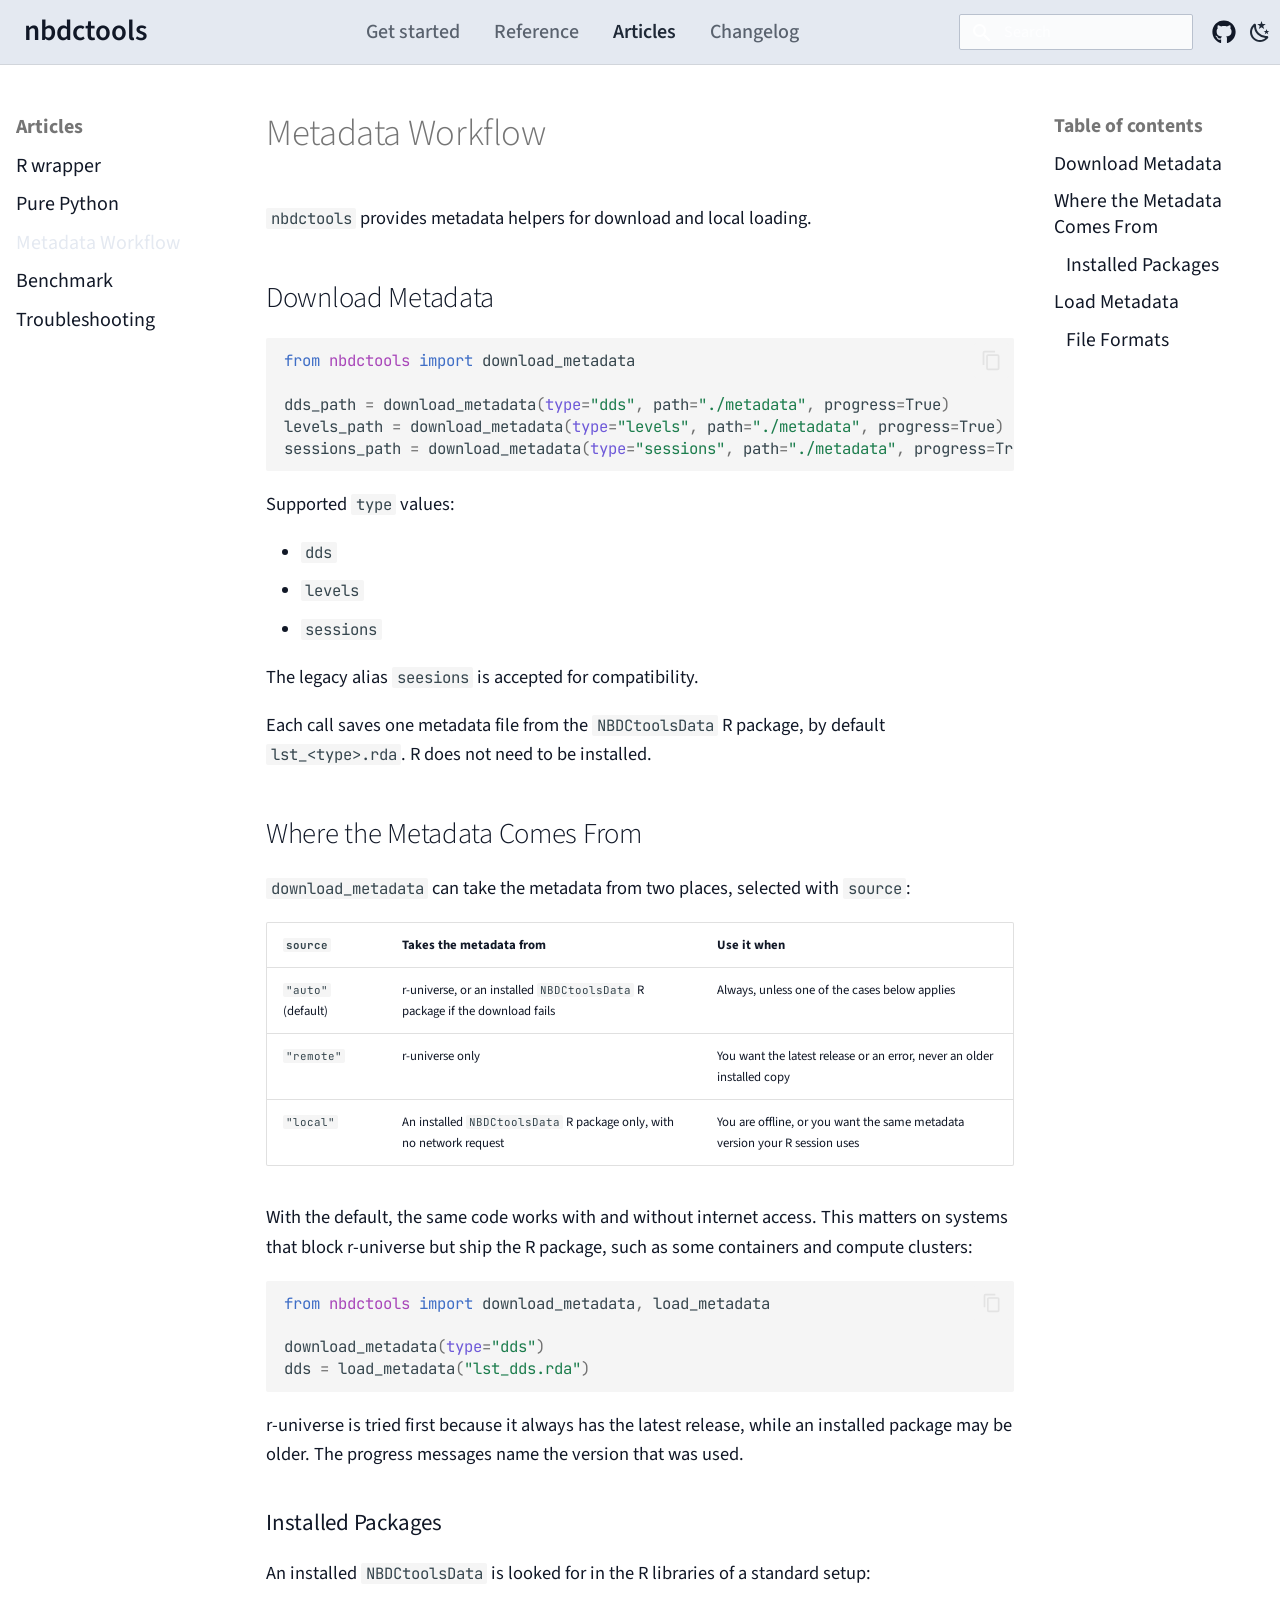
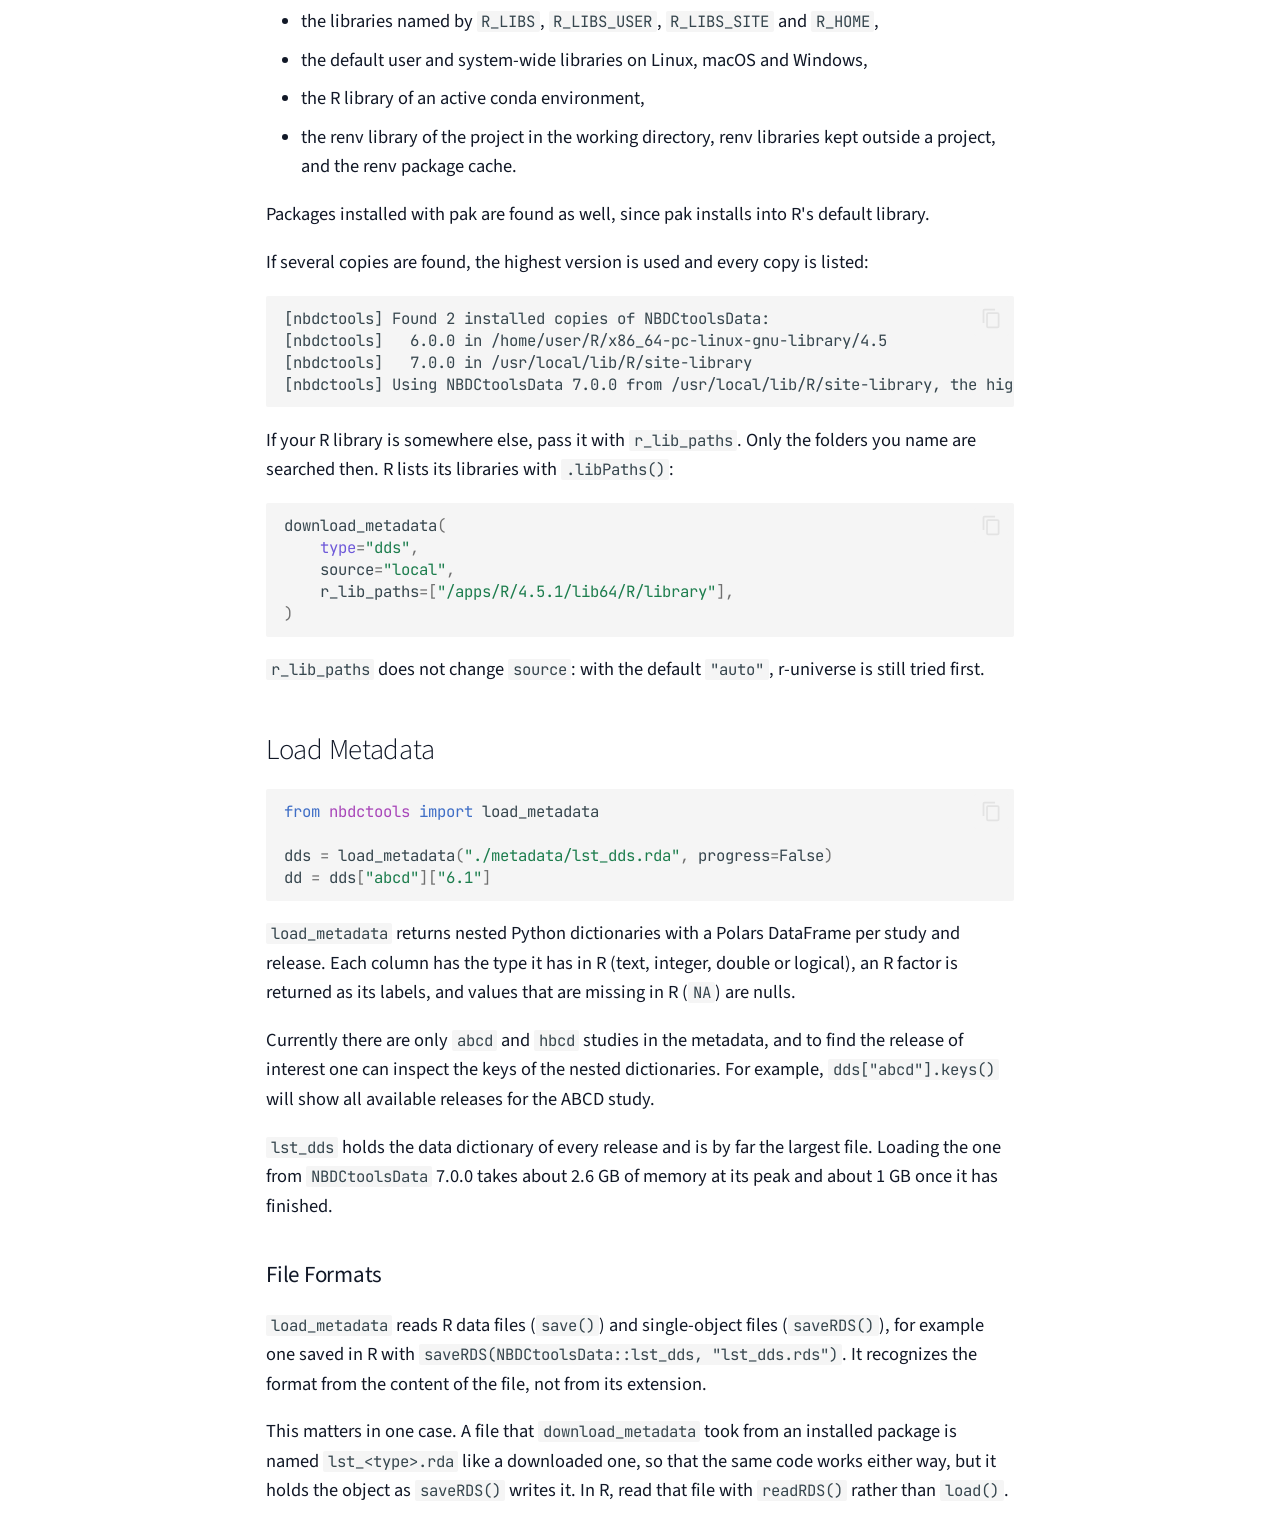
<file: guide/metadata/index.html>
<!doctype html>
<html lang="en" class="no-js">
  <head>
    
      <meta charset="utf-8">
      <meta name="viewport" content="width=device-width,initial-scale=1">
      
        <meta name="description" content="Python version of NBDCtools, a collection of tools for working with NBDC data.">
      
      
      
        <link rel="canonical" href="https://software.nbdc-datahub.org/nbdctools-py/guide/metadata/">
      
      
        <link rel="prev" href="../pure_python/">
      
      
        <link rel="next" href="../benchmark/">
      
      
        
      
      
      <link rel="icon" href="../../assets/images/favicon.png">
      <meta name="generator" content="mkdocs-1.6.1, mkdocs-material-9.7.6">
    
    
      
        <title>Metadata Workflow - nbdctools</title>
      
    
    
      <link rel="stylesheet" href="../../assets/stylesheets/main.484c7ddc.min.css">
      
        
        <link rel="stylesheet" href="../../assets/stylesheets/palette.ab4e12ef.min.css">
      
      


    
    
      
    
    
      
        
        
        <link rel="preconnect" href="https://fonts.gstatic.com" crossorigin>
        <link rel="stylesheet" href="https://fonts.googleapis.com/css?family=Source+Sans+3:300,300i,400,400i,700,700i%7CJetBrains+Mono:400,400i,700,700i&display=fallback">
        <style>:root{--md-text-font:"Source Sans 3";--md-code-font:"JetBrains Mono"}</style>
      
    
    
      <link rel="stylesheet" href="../../assets/_mkdocstrings.css">
    
      <link rel="stylesheet" href="../../stylesheets/pkgdown.css">
    
    <script>__md_scope=new URL("../..",location),__md_hash=e=>[...e].reduce(((e,_)=>(e<<5)-e+_.charCodeAt(0)),0),__md_get=(e,_=localStorage,t=__md_scope)=>JSON.parse(_.getItem(t.pathname+"."+e)),__md_set=(e,_,t=localStorage,a=__md_scope)=>{try{t.setItem(a.pathname+"."+e,JSON.stringify(_))}catch(e){}}</script>
    
      

    
    
  </head>
  
  
    
    
      
    
    
    
    
    <body dir="ltr" data-md-color-scheme="default" data-md-color-primary="custom" data-md-color-accent="custom">
  
    
    <input class="md-toggle" data-md-toggle="drawer" type="checkbox" id="__drawer" autocomplete="off">
    <input class="md-toggle" data-md-toggle="search" type="checkbox" id="__search" autocomplete="off">
    <label class="md-overlay" for="__drawer"></label>
    <div data-md-component="skip">
      
        
        <a href="#metadata-workflow" class="md-skip">
          Skip to content
        </a>
      
    </div>
    <div data-md-component="announce">
      
    </div>
    
    
      

  

<header class="md-header md-header--shadow md-header--lifted" data-md-component="header">
  <nav class="md-header__inner md-grid" aria-label="Header">
    <a href="../.." title="nbdctools" class="md-header__button md-logo" aria-label="nbdctools" data-md-component="logo">
      
  
  <svg xmlns="http://www.w3.org/2000/svg" viewBox="0 0 24 24"><path d="M12 8a3 3 0 0 0 3-3 3 3 0 0 0-3-3 3 3 0 0 0-3 3 3 3 0 0 0 3 3m0 3.54C9.64 9.35 6.5 8 3 8v11c3.5 0 6.64 1.35 9 3.54 2.36-2.19 5.5-3.54 9-3.54V8c-3.5 0-6.64 1.35-9 3.54"/></svg>

    </a>
    <label class="md-header__button md-icon" for="__drawer">
      
      <svg xmlns="http://www.w3.org/2000/svg" viewBox="0 0 24 24"><path d="M3 6h18v2H3zm0 5h18v2H3zm0 5h18v2H3z"/></svg>
    </label>
    <div class="md-header__title" data-md-component="header-title">
      <div class="md-header__ellipsis">
        <div class="md-header__topic">
          <span class="md-ellipsis">
            nbdctools
          </span>
        </div>
        <div class="md-header__topic" data-md-component="header-topic">
          <span class="md-ellipsis">
            
              Metadata Workflow
            
          </span>
        </div>
      </div>
    </div>
    
      
        <form class="md-header__option" data-md-component="palette">
  
    
    
    
    <input class="md-option" data-md-color-media="(prefers-color-scheme: light)" data-md-color-scheme="default" data-md-color-primary="custom" data-md-color-accent="custom"  aria-label="Switch to dark mode"  type="radio" name="__palette" id="__palette_0">
    
      <label class="md-header__button md-icon" title="Switch to dark mode" for="__palette_1" hidden>
        <svg xmlns="http://www.w3.org/2000/svg" viewBox="0 0 24 24"><path d="m17.75 4.09-2.53 1.94.91 3.06-2.63-1.81-2.63 1.81.91-3.06-2.53-1.94L12.44 4l1.06-3 1.06 3zm3.5 6.91-1.64 1.25.59 1.98-1.7-1.17-1.7 1.17.59-1.98L15.75 11l2.06-.05L18.5 9l.69 1.95zm-2.28 4.95c.83-.08 1.72 1.1 1.19 1.85-.32.45-.66.87-1.08 1.27C15.17 23 8.84 23 4.94 19.07c-3.91-3.9-3.91-10.24 0-14.14.4-.4.82-.76 1.27-1.08.75-.53 1.93.36 1.85 1.19-.27 2.86.69 5.83 2.89 8.02a9.96 9.96 0 0 0 8.02 2.89m-1.64 2.02a12.08 12.08 0 0 1-7.8-3.47c-2.17-2.19-3.33-5-3.49-7.82-2.81 3.14-2.7 7.96.31 10.98 3.02 3.01 7.84 3.12 10.98.31"/></svg>
      </label>
    
  
    
    
    
    <input class="md-option" data-md-color-media="(prefers-color-scheme: dark)" data-md-color-scheme="slate" data-md-color-primary="custom" data-md-color-accent="custom"  aria-label="Switch to light mode"  type="radio" name="__palette" id="__palette_1">
    
      <label class="md-header__button md-icon" title="Switch to light mode" for="__palette_0" hidden>
        <svg xmlns="http://www.w3.org/2000/svg" viewBox="0 0 24 24"><path d="M12 7a5 5 0 0 1 5 5 5 5 0 0 1-5 5 5 5 0 0 1-5-5 5 5 0 0 1 5-5m0 2a3 3 0 0 0-3 3 3 3 0 0 0 3 3 3 3 0 0 0 3-3 3 3 0 0 0-3-3m0-7 2.39 3.42C13.65 5.15 12.84 5 12 5s-1.65.15-2.39.42zM3.34 7l4.16-.35A7.2 7.2 0 0 0 5.94 8.5c-.44.74-.69 1.5-.83 2.29zm.02 10 1.76-3.77a7.131 7.131 0 0 0 2.38 4.14zM20.65 7l-1.77 3.79a7.02 7.02 0 0 0-2.38-4.15zm-.01 10-4.14.36c.59-.51 1.12-1.14 1.54-1.86.42-.73.69-1.5.83-2.29zM12 22l-2.41-3.44c.74.27 1.55.44 2.41.44.82 0 1.63-.17 2.37-.44z"/></svg>
      </label>
    
  
</form>
      
    
    
      <script>var palette=__md_get("__palette");if(palette&&palette.color){if("(prefers-color-scheme)"===palette.color.media){var media=matchMedia("(prefers-color-scheme: light)"),input=document.querySelector(media.matches?"[data-md-color-media='(prefers-color-scheme: light)']":"[data-md-color-media='(prefers-color-scheme: dark)']");palette.color.media=input.getAttribute("data-md-color-media"),palette.color.scheme=input.getAttribute("data-md-color-scheme"),palette.color.primary=input.getAttribute("data-md-color-primary"),palette.color.accent=input.getAttribute("data-md-color-accent")}for(var[key,value]of Object.entries(palette.color))document.body.setAttribute("data-md-color-"+key,value)}</script>
    
    
    
      
      
        <label class="md-header__button md-icon" for="__search">
          
          <svg xmlns="http://www.w3.org/2000/svg" viewBox="0 0 24 24"><path d="M9.5 3A6.5 6.5 0 0 1 16 9.5c0 1.61-.59 3.09-1.56 4.23l.27.27h.79l5 5-1.5 1.5-5-5v-.79l-.27-.27A6.52 6.52 0 0 1 9.5 16 6.5 6.5 0 0 1 3 9.5 6.5 6.5 0 0 1 9.5 3m0 2C7 5 5 7 5 9.5S7 14 9.5 14 14 12 14 9.5 12 5 9.5 5"/></svg>
        </label>
        <div class="md-search" data-md-component="search" role="dialog">
  <label class="md-search__overlay" for="__search"></label>
  <div class="md-search__inner" role="search">
    <form class="md-search__form" name="search">
      <input type="text" class="md-search__input" name="query" aria-label="Search" placeholder="Search" autocapitalize="off" autocorrect="off" autocomplete="off" spellcheck="false" data-md-component="search-query" required>
      <label class="md-search__icon md-icon" for="__search">
        
        <svg xmlns="http://www.w3.org/2000/svg" viewBox="0 0 24 24"><path d="M9.5 3A6.5 6.5 0 0 1 16 9.5c0 1.61-.59 3.09-1.56 4.23l.27.27h.79l5 5-1.5 1.5-5-5v-.79l-.27-.27A6.52 6.52 0 0 1 9.5 16 6.5 6.5 0 0 1 3 9.5 6.5 6.5 0 0 1 9.5 3m0 2C7 5 5 7 5 9.5S7 14 9.5 14 14 12 14 9.5 12 5 9.5 5"/></svg>
        
        <svg xmlns="http://www.w3.org/2000/svg" viewBox="0 0 24 24"><path d="M20 11v2H8l5.5 5.5-1.42 1.42L4.16 12l7.92-7.92L13.5 5.5 8 11z"/></svg>
      </label>
      <nav class="md-search__options" aria-label="Search">
        
        <button type="reset" class="md-search__icon md-icon" title="Clear" aria-label="Clear" tabindex="-1">
          
          <svg xmlns="http://www.w3.org/2000/svg" viewBox="0 0 24 24"><path d="M19 6.41 17.59 5 12 10.59 6.41 5 5 6.41 10.59 12 5 17.59 6.41 19 12 13.41 17.59 19 19 17.59 13.41 12z"/></svg>
        </button>
      </nav>
      
        <div class="md-search__suggest" data-md-component="search-suggest"></div>
      
    </form>
    <div class="md-search__output">
      <div class="md-search__scrollwrap" tabindex="0" data-md-scrollfix>
        <div class="md-search-result" data-md-component="search-result">
          <div class="md-search-result__meta">
            Initializing search
          </div>
          <ol class="md-search-result__list" role="presentation"></ol>
        </div>
      </div>
    </div>
  </div>
</div>
      
    
    
      <div class="md-header__source">
        <a href="https://github.com/nbdc-datahub/nbdctools-py" title="Go to repository" class="md-source" data-md-component="source">
  <div class="md-source__icon md-icon">
    
    <svg xmlns="http://www.w3.org/2000/svg" viewBox="0 0 512 512"><!--! Font Awesome Free 7.1.0 by @fontawesome - https://fontawesome.com License - https://fontawesome.com/license/free (Icons: CC BY 4.0, Fonts: SIL OFL 1.1, Code: MIT License) Copyright 2025 Fonticons, Inc.--><path d="M173.9 397.4c0 2-2.3 3.6-5.2 3.6-3.3.3-5.6-1.3-5.6-3.6 0-2 2.3-3.6 5.2-3.6 3-.3 5.6 1.3 5.6 3.6m-31.1-4.5c-.7 2 1.3 4.3 4.3 4.9 2.6 1 5.6 0 6.2-2s-1.3-4.3-4.3-5.2c-2.6-.7-5.5.3-6.2 2.3m44.2-1.7c-2.9.7-4.9 2.6-4.6 4.9.3 2 2.9 3.3 5.9 2.6 2.9-.7 4.9-2.6 4.6-4.6-.3-1.9-3-3.2-5.9-2.9M252.8 8C114.1 8 8 113.3 8 252c0 110.9 69.8 205.8 169.5 239.2 12.8 2.3 17.3-5.6 17.3-12.1 0-6.2-.3-40.4-.3-61.4 0 0-70 15-84.7-29.8 0 0-11.4-29.1-27.8-36.6 0 0-22.9-15.7 1.6-15.4 0 0 24.9 2 38.6 25.8 21.9 38.6 58.6 27.5 72.9 20.9 2.3-16 8.8-27.1 16-33.7-55.9-6.2-112.3-14.3-112.3-110.5 0-27.5 7.6-41.3 23.6-58.9-2.6-6.5-11.1-33.3 2.6-67.9 20.9-6.5 69 27 69 27 20-5.6 41.5-8.5 62.8-8.5s42.8 2.9 62.8 8.5c0 0 48.1-33.6 69-27 13.7 34.7 5.2 61.4 2.6 67.9 16 17.7 25.8 31.5 25.8 58.9 0 96.5-58.9 104.2-114.8 110.5 9.2 7.9 17 22.9 17 46.4 0 33.7-.3 75.4-.3 83.6 0 6.5 4.6 14.4 17.3 12.1C436.2 457.8 504 362.9 504 252 504 113.3 391.5 8 252.8 8M105.2 352.9c-1.3 1-1 3.3.7 5.2 1.6 1.6 3.9 2.3 5.2 1 1.3-1 1-3.3-.7-5.2-1.6-1.6-3.9-2.3-5.2-1m-10.8-8.1c-.7 1.3.3 2.9 2.3 3.9 1.6 1 3.6.7 4.3-.7.7-1.3-.3-2.9-2.3-3.9-2-.6-3.6-.3-4.3.7m32.4 35.6c-1.6 1.3-1 4.3 1.3 6.2 2.3 2.3 5.2 2.6 6.5 1 1.3-1.3.7-4.3-1.3-6.2-2.2-2.3-5.2-2.6-6.5-1m-11.4-14.7c-1.6 1-1.6 3.6 0 5.9s4.3 3.3 5.6 2.3c1.6-1.3 1.6-3.9 0-6.2-1.4-2.3-4-3.3-5.6-2"/></svg>
  </div>
  <div class="md-source__repository">
    nbdc-datahub/nbdctools-py
  </div>
</a>
      </div>
    
  </nav>
  
    
      
<nav class="md-tabs" aria-label="Tabs" data-md-component="tabs">
  <div class="md-grid">
    <ul class="md-tabs__list">
      
        
  
  
  
  
    
    
      <li class="md-tabs__item">
        <a href="../.." class="md-tabs__link">
          
  
  
    
  
  Get started

        </a>
      </li>
    
  

      
        
  
  
  
  
    <li class="md-tabs__item">
      <a href="../../api/reference/" class="md-tabs__link">
        
  
  
    
  
  Reference

      </a>
    </li>
  

      
        
  
  
  
    
  
  
    
    
      <li class="md-tabs__item md-tabs__item--active">
        <a href="../r_wrapper/" class="md-tabs__link">
          
  
  
    
  
  Articles

        </a>
      </li>
    
  

      
        
  
  
  
  
    <li class="md-tabs__item">
      <a href="../../changelog/" class="md-tabs__link">
        
  
  
    
  
  Changelog

      </a>
    </li>
  

      
    </ul>
  </div>
</nav>
    
  
</header>
    
    <div class="md-container" data-md-component="container">
      
      
        
      
      <main class="md-main" data-md-component="main">
        <div class="md-main__inner md-grid">
          
            
              
              <div class="md-sidebar md-sidebar--primary" data-md-component="sidebar" data-md-type="navigation" >
                <div class="md-sidebar__scrollwrap">
                  <div class="md-sidebar__inner">
                    


  


<nav class="md-nav md-nav--primary md-nav--lifted" aria-label="Navigation" data-md-level="0">
  <label class="md-nav__title" for="__drawer">
    <a href="../.." title="nbdctools" class="md-nav__button md-logo" aria-label="nbdctools" data-md-component="logo">
      
  
  <svg xmlns="http://www.w3.org/2000/svg" viewBox="0 0 24 24"><path d="M12 8a3 3 0 0 0 3-3 3 3 0 0 0-3-3 3 3 0 0 0-3 3 3 3 0 0 0 3 3m0 3.54C9.64 9.35 6.5 8 3 8v11c3.5 0 6.64 1.35 9 3.54 2.36-2.19 5.5-3.54 9-3.54V8c-3.5 0-6.64 1.35-9 3.54"/></svg>

    </a>
    nbdctools
  </label>
  
    <div class="md-nav__source">
      <a href="https://github.com/nbdc-datahub/nbdctools-py" title="Go to repository" class="md-source" data-md-component="source">
  <div class="md-source__icon md-icon">
    
    <svg xmlns="http://www.w3.org/2000/svg" viewBox="0 0 512 512"><!--! Font Awesome Free 7.1.0 by @fontawesome - https://fontawesome.com License - https://fontawesome.com/license/free (Icons: CC BY 4.0, Fonts: SIL OFL 1.1, Code: MIT License) Copyright 2025 Fonticons, Inc.--><path d="M173.9 397.4c0 2-2.3 3.6-5.2 3.6-3.3.3-5.6-1.3-5.6-3.6 0-2 2.3-3.6 5.2-3.6 3-.3 5.6 1.3 5.6 3.6m-31.1-4.5c-.7 2 1.3 4.3 4.3 4.9 2.6 1 5.6 0 6.2-2s-1.3-4.3-4.3-5.2c-2.6-.7-5.5.3-6.2 2.3m44.2-1.7c-2.9.7-4.9 2.6-4.6 4.9.3 2 2.9 3.3 5.9 2.6 2.9-.7 4.9-2.6 4.6-4.6-.3-1.9-3-3.2-5.9-2.9M252.8 8C114.1 8 8 113.3 8 252c0 110.9 69.8 205.8 169.5 239.2 12.8 2.3 17.3-5.6 17.3-12.1 0-6.2-.3-40.4-.3-61.4 0 0-70 15-84.7-29.8 0 0-11.4-29.1-27.8-36.6 0 0-22.9-15.7 1.6-15.4 0 0 24.9 2 38.6 25.8 21.9 38.6 58.6 27.5 72.9 20.9 2.3-16 8.8-27.1 16-33.7-55.9-6.2-112.3-14.3-112.3-110.5 0-27.5 7.6-41.3 23.6-58.9-2.6-6.5-11.1-33.3 2.6-67.9 20.9-6.5 69 27 69 27 20-5.6 41.5-8.5 62.8-8.5s42.8 2.9 62.8 8.5c0 0 48.1-33.6 69-27 13.7 34.7 5.2 61.4 2.6 67.9 16 17.7 25.8 31.5 25.8 58.9 0 96.5-58.9 104.2-114.8 110.5 9.2 7.9 17 22.9 17 46.4 0 33.7-.3 75.4-.3 83.6 0 6.5 4.6 14.4 17.3 12.1C436.2 457.8 504 362.9 504 252 504 113.3 391.5 8 252.8 8M105.2 352.9c-1.3 1-1 3.3.7 5.2 1.6 1.6 3.9 2.3 5.2 1 1.3-1 1-3.3-.7-5.2-1.6-1.6-3.9-2.3-5.2-1m-10.8-8.1c-.7 1.3.3 2.9 2.3 3.9 1.6 1 3.6.7 4.3-.7.7-1.3-.3-2.9-2.3-3.9-2-.6-3.6-.3-4.3.7m32.4 35.6c-1.6 1.3-1 4.3 1.3 6.2 2.3 2.3 5.2 2.6 6.5 1 1.3-1.3.7-4.3-1.3-6.2-2.2-2.3-5.2-2.6-6.5-1m-11.4-14.7c-1.6 1-1.6 3.6 0 5.9s4.3 3.3 5.6 2.3c1.6-1.3 1.6-3.9 0-6.2-1.4-2.3-4-3.3-5.6-2"/></svg>
  </div>
  <div class="md-source__repository">
    nbdc-datahub/nbdctools-py
  </div>
</a>
    </div>
  
  <ul class="md-nav__list" data-md-scrollfix>
    
      
      
  
  
  
  
    
    
      
        
          
        
      
        
      
        
      
    
    
    
      
      
    
    
    <li class="md-nav__item md-nav__item--nested">
      
        
        
        <input class="md-nav__toggle md-toggle " type="checkbox" id="__nav_1" >
        
          
          <div class="md-nav__link md-nav__container">
            <a href="../.." class="md-nav__link ">
              
  
  
  <span class="md-ellipsis">
    
  
    Get started
  

    
  </span>
  
  

            </a>
            
              
              <label class="md-nav__link " for="__nav_1" id="__nav_1_label" tabindex="0">
                <span class="md-nav__icon md-icon"></span>
              </label>
            
          </div>
        
        <nav class="md-nav" data-md-level="1" aria-labelledby="__nav_1_label" aria-expanded="false">
          <label class="md-nav__title" for="__nav_1">
            <span class="md-nav__icon md-icon"></span>
            
  
    Get started
  

          </label>
          <ul class="md-nav__list" data-md-scrollfix>
            
              
            
              
                
  
  
  
  
    <li class="md-nav__item">
      <a href="../../installation/" class="md-nav__link">
        
  
  
  <span class="md-ellipsis">
    
  
    Installation
  

    
  </span>
  
  

      </a>
    </li>
  

              
            
              
                
  
  
  
  
    <li class="md-nav__item">
      <a href="../../quickstart/" class="md-nav__link">
        
  
  
  <span class="md-ellipsis">
    
  
    Quickstart
  

    
  </span>
  
  

      </a>
    </li>
  

              
            
          </ul>
        </nav>
      
    </li>
  

    
      
      
  
  
  
  
    <li class="md-nav__item">
      <a href="../../api/reference/" class="md-nav__link">
        
  
  
  <span class="md-ellipsis">
    
  
    Reference
  

    
  </span>
  
  

      </a>
    </li>
  

    
      
      
  
  
    
  
  
  
    
    
      
        
      
        
      
        
      
        
      
        
      
    
    
    
      
        
        
      
      
    
    
    <li class="md-nav__item md-nav__item--active md-nav__item--section md-nav__item--nested">
      
        
        
        <input class="md-nav__toggle md-toggle " type="checkbox" id="__nav_3" checked>
        
          
          <label class="md-nav__link" for="__nav_3" id="__nav_3_label" tabindex="">
            
  
  
  <span class="md-ellipsis">
    
  
    Articles
  

    
  </span>
  
  

            <span class="md-nav__icon md-icon"></span>
          </label>
        
        <nav class="md-nav" data-md-level="1" aria-labelledby="__nav_3_label" aria-expanded="true">
          <label class="md-nav__title" for="__nav_3">
            <span class="md-nav__icon md-icon"></span>
            
  
    Articles
  

          </label>
          <ul class="md-nav__list" data-md-scrollfix>
            
              
                
  
  
  
  
    <li class="md-nav__item">
      <a href="../r_wrapper/" class="md-nav__link">
        
  
  
  <span class="md-ellipsis">
    
  
    R wrapper
  

    
  </span>
  
  

      </a>
    </li>
  

              
            
              
                
  
  
  
  
    <li class="md-nav__item">
      <a href="../pure_python/" class="md-nav__link">
        
  
  
  <span class="md-ellipsis">
    
  
    Pure Python
  

    
  </span>
  
  

      </a>
    </li>
  

              
            
              
                
  
  
    
  
  
  
    <li class="md-nav__item md-nav__item--active">
      
      <input class="md-nav__toggle md-toggle" type="checkbox" id="__toc">
      
      
        
      
      
        <label class="md-nav__link md-nav__link--active" for="__toc">
          
  
  
  <span class="md-ellipsis">
    
  
    Metadata Workflow
  

    
  </span>
  
  

          <span class="md-nav__icon md-icon"></span>
        </label>
      
      <a href="./" class="md-nav__link md-nav__link--active">
        
  
  
  <span class="md-ellipsis">
    
  
    Metadata Workflow
  

    
  </span>
  
  

      </a>
      
        

<nav class="md-nav md-nav--secondary" aria-label="Table of contents">
  
  
  
    
  
  
    <label class="md-nav__title" for="__toc">
      <span class="md-nav__icon md-icon"></span>
      Table of contents
    </label>
    <ul class="md-nav__list" data-md-component="toc" data-md-scrollfix>
      
        <li class="md-nav__item">
  <a href="#download-metadata" class="md-nav__link">
    <span class="md-ellipsis">
      
        Download Metadata
      
    </span>
  </a>
  
</li>
      
        <li class="md-nav__item">
  <a href="#where-the-metadata-comes-from" class="md-nav__link">
    <span class="md-ellipsis">
      
        Where the Metadata Comes From
      
    </span>
  </a>
  
    <nav class="md-nav" aria-label="Where the Metadata Comes From">
      <ul class="md-nav__list">
        
          <li class="md-nav__item">
  <a href="#installed-packages" class="md-nav__link">
    <span class="md-ellipsis">
      
        Installed Packages
      
    </span>
  </a>
  
</li>
        
      </ul>
    </nav>
  
</li>
      
        <li class="md-nav__item">
  <a href="#load-metadata" class="md-nav__link">
    <span class="md-ellipsis">
      
        Load Metadata
      
    </span>
  </a>
  
    <nav class="md-nav" aria-label="Load Metadata">
      <ul class="md-nav__list">
        
          <li class="md-nav__item">
  <a href="#file-formats" class="md-nav__link">
    <span class="md-ellipsis">
      
        File Formats
      
    </span>
  </a>
  
</li>
        
      </ul>
    </nav>
  
</li>
      
    </ul>
  
</nav>
      
    </li>
  

              
            
              
                
  
  
  
  
    <li class="md-nav__item">
      <a href="../benchmark/" class="md-nav__link">
        
  
  
  <span class="md-ellipsis">
    
  
    Benchmark
  

    
  </span>
  
  

      </a>
    </li>
  

              
            
              
                
  
  
  
  
    <li class="md-nav__item">
      <a href="../troubleshooting/" class="md-nav__link">
        
  
  
  <span class="md-ellipsis">
    
  
    Troubleshooting
  

    
  </span>
  
  

      </a>
    </li>
  

              
            
          </ul>
        </nav>
      
    </li>
  

    
      
      
  
  
  
  
    <li class="md-nav__item">
      <a href="../../changelog/" class="md-nav__link">
        
  
  
  <span class="md-ellipsis">
    
  
    Changelog
  

    
  </span>
  
  

      </a>
    </li>
  

    
  </ul>
</nav>
                  </div>
                </div>
              </div>
            
            
              
              <div class="md-sidebar md-sidebar--secondary" data-md-component="sidebar" data-md-type="toc" >
                <div class="md-sidebar__scrollwrap">
                  <div class="md-sidebar__inner">
                    

<nav class="md-nav md-nav--secondary" aria-label="Table of contents">
  
  
  
    
  
  
    <label class="md-nav__title" for="__toc">
      <span class="md-nav__icon md-icon"></span>
      Table of contents
    </label>
    <ul class="md-nav__list" data-md-component="toc" data-md-scrollfix>
      
        <li class="md-nav__item">
  <a href="#download-metadata" class="md-nav__link">
    <span class="md-ellipsis">
      
        Download Metadata
      
    </span>
  </a>
  
</li>
      
        <li class="md-nav__item">
  <a href="#where-the-metadata-comes-from" class="md-nav__link">
    <span class="md-ellipsis">
      
        Where the Metadata Comes From
      
    </span>
  </a>
  
    <nav class="md-nav" aria-label="Where the Metadata Comes From">
      <ul class="md-nav__list">
        
          <li class="md-nav__item">
  <a href="#installed-packages" class="md-nav__link">
    <span class="md-ellipsis">
      
        Installed Packages
      
    </span>
  </a>
  
</li>
        
      </ul>
    </nav>
  
</li>
      
        <li class="md-nav__item">
  <a href="#load-metadata" class="md-nav__link">
    <span class="md-ellipsis">
      
        Load Metadata
      
    </span>
  </a>
  
    <nav class="md-nav" aria-label="Load Metadata">
      <ul class="md-nav__list">
        
          <li class="md-nav__item">
  <a href="#file-formats" class="md-nav__link">
    <span class="md-ellipsis">
      
        File Formats
      
    </span>
  </a>
  
</li>
        
      </ul>
    </nav>
  
</li>
      
    </ul>
  
</nav>
                  </div>
                </div>
              </div>
            
          
          
            <div class="md-content" data-md-component="content">
              
              <article class="md-content__inner md-typeset">
                
                  


  
  


<h1 id="metadata-workflow">Metadata Workflow<a class="headerlink" href="#metadata-workflow" title="Permanent link">&para;</a></h1>
<p><code>nbdctools</code> provides metadata helpers for download and local loading.</p>
<h2 id="download-metadata">Download Metadata<a class="headerlink" href="#download-metadata" title="Permanent link">&para;</a></h2>
<div class="highlight"><pre><span></span><code><span class="kn">from</span><span class="w"> </span><span class="nn">nbdctools</span><span class="w"> </span><span class="kn">import</span> <span class="n">download_metadata</span>

<span class="n">dds_path</span> <span class="o">=</span> <span class="n">download_metadata</span><span class="p">(</span><span class="nb">type</span><span class="o">=</span><span class="s2">&quot;dds&quot;</span><span class="p">,</span> <span class="n">path</span><span class="o">=</span><span class="s2">&quot;./metadata&quot;</span><span class="p">,</span> <span class="n">progress</span><span class="o">=</span><span class="kc">True</span><span class="p">)</span>
<span class="n">levels_path</span> <span class="o">=</span> <span class="n">download_metadata</span><span class="p">(</span><span class="nb">type</span><span class="o">=</span><span class="s2">&quot;levels&quot;</span><span class="p">,</span> <span class="n">path</span><span class="o">=</span><span class="s2">&quot;./metadata&quot;</span><span class="p">,</span> <span class="n">progress</span><span class="o">=</span><span class="kc">True</span><span class="p">)</span>
<span class="n">sessions_path</span> <span class="o">=</span> <span class="n">download_metadata</span><span class="p">(</span><span class="nb">type</span><span class="o">=</span><span class="s2">&quot;sessions&quot;</span><span class="p">,</span> <span class="n">path</span><span class="o">=</span><span class="s2">&quot;./metadata&quot;</span><span class="p">,</span> <span class="n">progress</span><span class="o">=</span><span class="kc">True</span><span class="p">)</span>
</code></pre></div>
<p>Supported <code>type</code> values:</p>
<ul>
<li><code>dds</code></li>
<li><code>levels</code></li>
<li><code>sessions</code></li>
</ul>
<p>The legacy alias <code>seesions</code> is accepted for compatibility.</p>
<p>Each call saves one metadata file from the <code>NBDCtoolsData</code> R package, by default <code>lst_&lt;type&gt;.rda</code>.
R does not need to be installed.</p>
<h2 id="where-the-metadata-comes-from">Where the Metadata Comes From<a class="headerlink" href="#where-the-metadata-comes-from" title="Permanent link">&para;</a></h2>
<p><code>download_metadata</code> can take the metadata from two places, selected with <code>source</code>:</p>
<table>
<thead>
<tr>
<th><code>source</code></th>
<th>Takes the metadata from</th>
<th>Use it when</th>
</tr>
</thead>
<tbody>
<tr>
<td><code>"auto"</code> (default)</td>
<td>r-universe, or an installed <code>NBDCtoolsData</code> R package if the download fails</td>
<td>Always, unless one of the cases below applies</td>
</tr>
<tr>
<td><code>"remote"</code></td>
<td>r-universe only</td>
<td>You want the latest release or an error, never an older installed copy</td>
</tr>
<tr>
<td><code>"local"</code></td>
<td>An installed <code>NBDCtoolsData</code> R package only, with no network request</td>
<td>You are offline, or you want the same metadata version your R session uses</td>
</tr>
</tbody>
</table>
<p>With the default, the same code works with and without internet access. This matters on
systems that block r-universe but ship the R package, such as some containers and
compute clusters:</p>
<div class="highlight"><pre><span></span><code><span class="kn">from</span><span class="w"> </span><span class="nn">nbdctools</span><span class="w"> </span><span class="kn">import</span> <span class="n">download_metadata</span><span class="p">,</span> <span class="n">load_metadata</span>

<span class="n">download_metadata</span><span class="p">(</span><span class="nb">type</span><span class="o">=</span><span class="s2">&quot;dds&quot;</span><span class="p">)</span>
<span class="n">dds</span> <span class="o">=</span> <span class="n">load_metadata</span><span class="p">(</span><span class="s2">&quot;lst_dds.rda&quot;</span><span class="p">)</span>
</code></pre></div>
<p>r-universe is tried first because it always has the latest release, while an installed
package may be older. The progress messages name the version that was used.</p>
<h3 id="installed-packages">Installed Packages<a class="headerlink" href="#installed-packages" title="Permanent link">&para;</a></h3>
<p>An installed <code>NBDCtoolsData</code> is looked for in the R libraries of a standard setup:</p>
<ul>
<li>the libraries named by <code>R_LIBS</code>, <code>R_LIBS_USER</code>, <code>R_LIBS_SITE</code> and <code>R_HOME</code>,</li>
<li>the default user and system-wide libraries on Linux, macOS and Windows,</li>
<li>the R library of an active conda environment,</li>
<li>the renv library of the project in the working directory, renv libraries kept outside a
  project, and the renv package cache.</li>
</ul>
<p>Packages installed with pak are found as well, since pak installs into R's default library.</p>
<p>If several copies are found, the highest version is used and every copy is listed:</p>
<div class="highlight"><pre><span></span><code>[nbdctools] Found 2 installed copies of NBDCtoolsData:
[nbdctools]   6.0.0 in /home/user/R/x86_64-pc-linux-gnu-library/4.5
[nbdctools]   7.0.0 in /usr/local/lib/R/site-library
[nbdctools] Using NBDCtoolsData 7.0.0 from /usr/local/lib/R/site-library, the highest version.
</code></pre></div>
<p>If your R library is somewhere else, pass it with <code>r_lib_paths</code>. Only the folders you name
are searched then. R lists its libraries with <code>.libPaths()</code>:</p>
<div class="highlight"><pre><span></span><code><span class="n">download_metadata</span><span class="p">(</span>
    <span class="nb">type</span><span class="o">=</span><span class="s2">&quot;dds&quot;</span><span class="p">,</span>
    <span class="n">source</span><span class="o">=</span><span class="s2">&quot;local&quot;</span><span class="p">,</span>
    <span class="n">r_lib_paths</span><span class="o">=</span><span class="p">[</span><span class="s2">&quot;/apps/R/4.5.1/lib64/R/library&quot;</span><span class="p">],</span>
<span class="p">)</span>
</code></pre></div>
<p><code>r_lib_paths</code> does not change <code>source</code>: with the default <code>"auto"</code>, r-universe is still
tried first.</p>
<h2 id="load-metadata">Load Metadata<a class="headerlink" href="#load-metadata" title="Permanent link">&para;</a></h2>
<div class="highlight"><pre><span></span><code><span class="kn">from</span><span class="w"> </span><span class="nn">nbdctools</span><span class="w"> </span><span class="kn">import</span> <span class="n">load_metadata</span>

<span class="n">dds</span> <span class="o">=</span> <span class="n">load_metadata</span><span class="p">(</span><span class="s2">&quot;./metadata/lst_dds.rda&quot;</span><span class="p">,</span> <span class="n">progress</span><span class="o">=</span><span class="kc">False</span><span class="p">)</span>
<span class="n">dd</span> <span class="o">=</span> <span class="n">dds</span><span class="p">[</span><span class="s2">&quot;abcd&quot;</span><span class="p">][</span><span class="s2">&quot;6.1&quot;</span><span class="p">]</span>
</code></pre></div>
<p><code>load_metadata</code> returns nested Python dictionaries with a Polars DataFrame per study and release.
Each column has the type it has in R (text, integer, double or logical), an R factor is
returned as its labels, and values that are missing in R (<code>NA</code>) are nulls.</p>
<p>Currently there are only <code>abcd</code> and <code>hbcd</code> studies in the metadata, and to find the release of interest one can inspect the keys of the nested dictionaries. For example, <code>dds["abcd"].keys()</code> will show all available releases for the ABCD study.</p>
<p><code>lst_dds</code> holds the data dictionary of every release and is by far the largest file.
Loading the one from <code>NBDCtoolsData</code> 7.0.0 takes about 2.6 GB of memory at its peak and
about 1 GB once it has finished.</p>
<h3 id="file-formats">File Formats<a class="headerlink" href="#file-formats" title="Permanent link">&para;</a></h3>
<p><code>load_metadata</code> reads R data files (<code>save()</code>) and single-object files (<code>saveRDS()</code>), for example
one saved in R with <code>saveRDS(NBDCtoolsData::lst_dds, "lst_dds.rds")</code>. It recognizes the format from
the content of the file, not from its extension.</p>
<p>This matters in one case. A file that <code>download_metadata</code> took from an installed package is named
<code>lst_&lt;type&gt;.rda</code> like a downloaded one, so that the same code works either way, but it holds the
object as <code>saveRDS()</code> writes it. In R, read that file with <code>readRDS()</code> rather than <code>load()</code>.</p>












                
              </article>
            </div>
          
          
<script>var target=document.getElementById(location.hash.slice(1));target&&target.name&&(target.checked=target.name.startsWith("__tabbed_"))</script>
        </div>
        
      </main>
      
        <footer class="md-footer">
  
  <div class="md-footer-meta md-typeset">
    <div class="md-footer-meta__inner md-grid">
      <div class="md-copyright">
  
  
</div>
      
    </div>
  </div>
</footer>
      
    </div>
    <div class="md-dialog" data-md-component="dialog">
      <div class="md-dialog__inner md-typeset"></div>
    </div>
    
    
    
      
      
      <script id="__config" type="application/json">{"annotate": null, "base": "../..", "features": ["navigation.tabs", "navigation.tabs.sticky", "navigation.indexes", "content.code.copy", "search.suggest", "search.highlight"], "search": "../../assets/javascripts/workers/search.2c215733.min.js", "tags": null, "translations": {"clipboard.copied": "Copied to clipboard", "clipboard.copy": "Copy to clipboard", "search.result.more.one": "1 more on this page", "search.result.more.other": "# more on this page", "search.result.none": "No matching documents", "search.result.one": "1 matching document", "search.result.other": "# matching documents", "search.result.placeholder": "Type to start searching", "search.result.term.missing": "Missing", "select.version": "Select version"}, "version": null}</script>
    
    
      <script src="../../assets/javascripts/bundle.79ae519e.min.js"></script>
      
        <script src="../../javascripts/header-home-link.js"></script>
      
    
  </body>
</html>
</file>
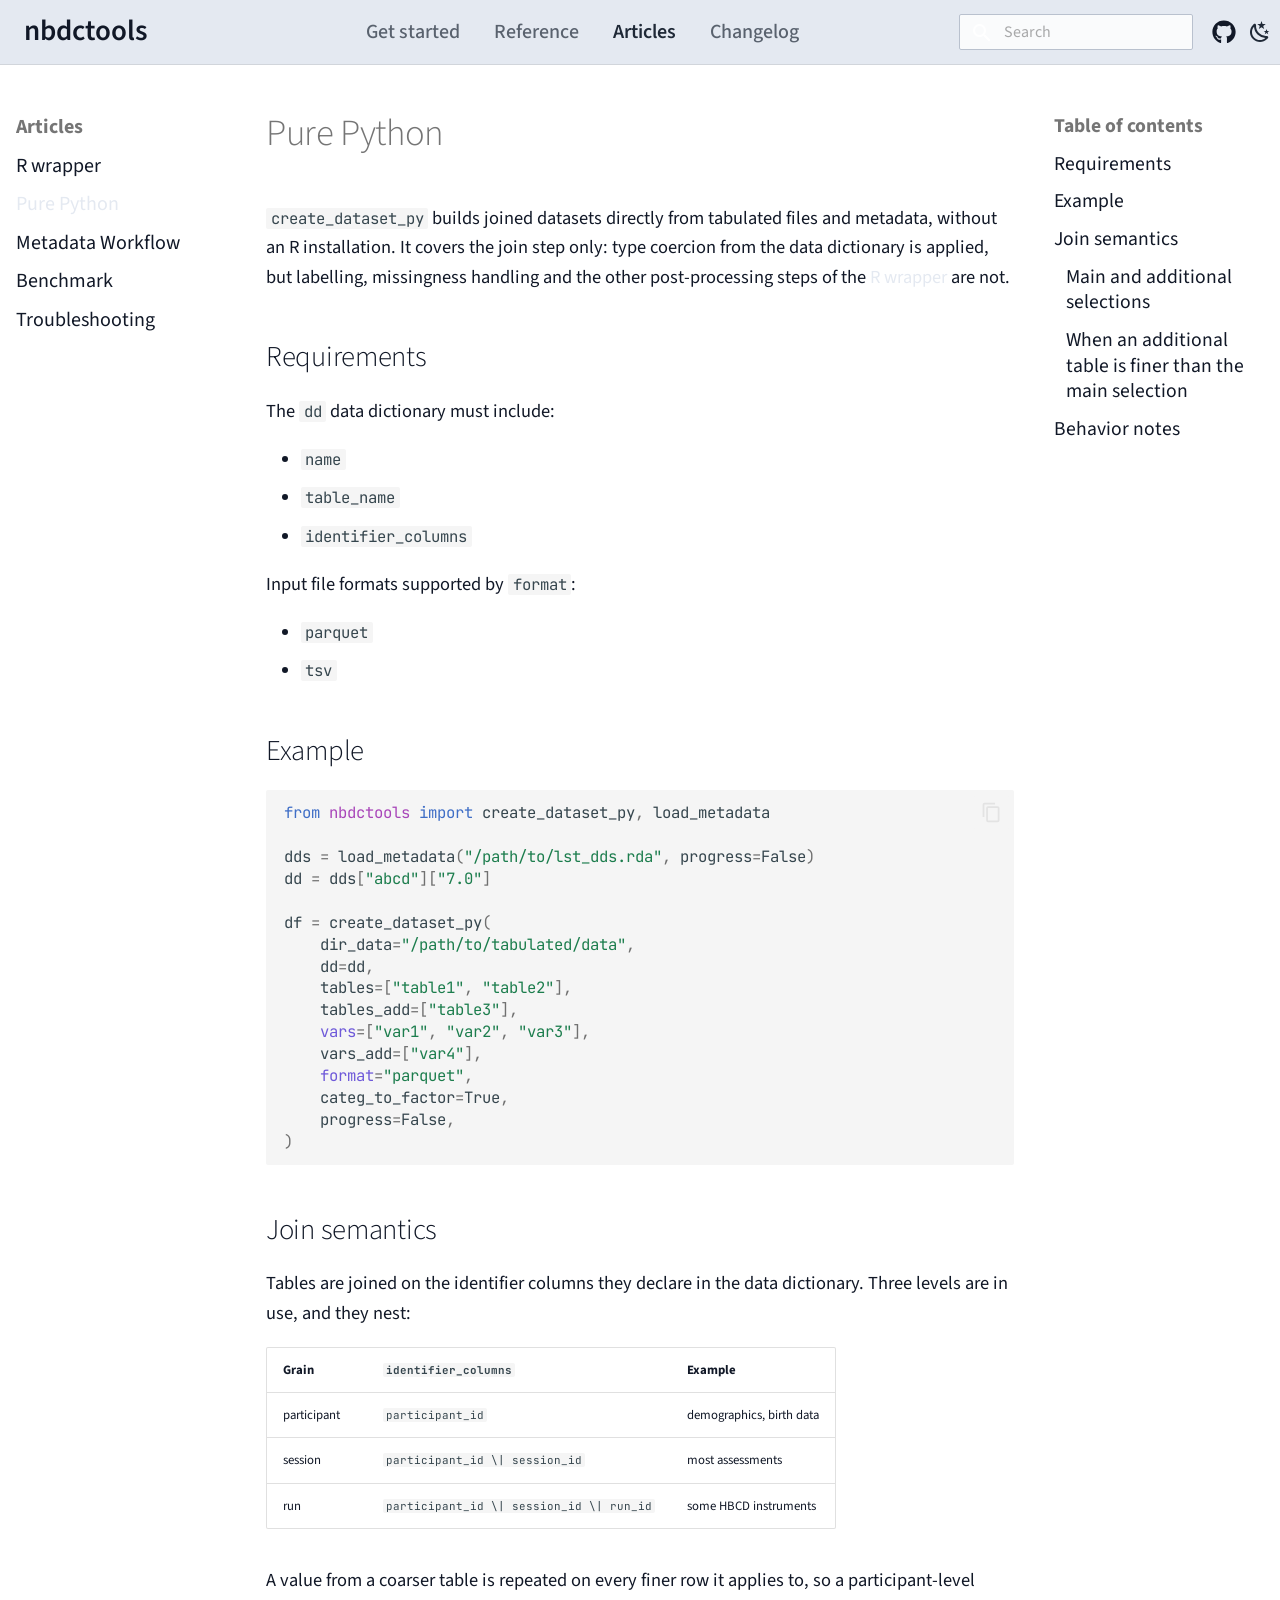
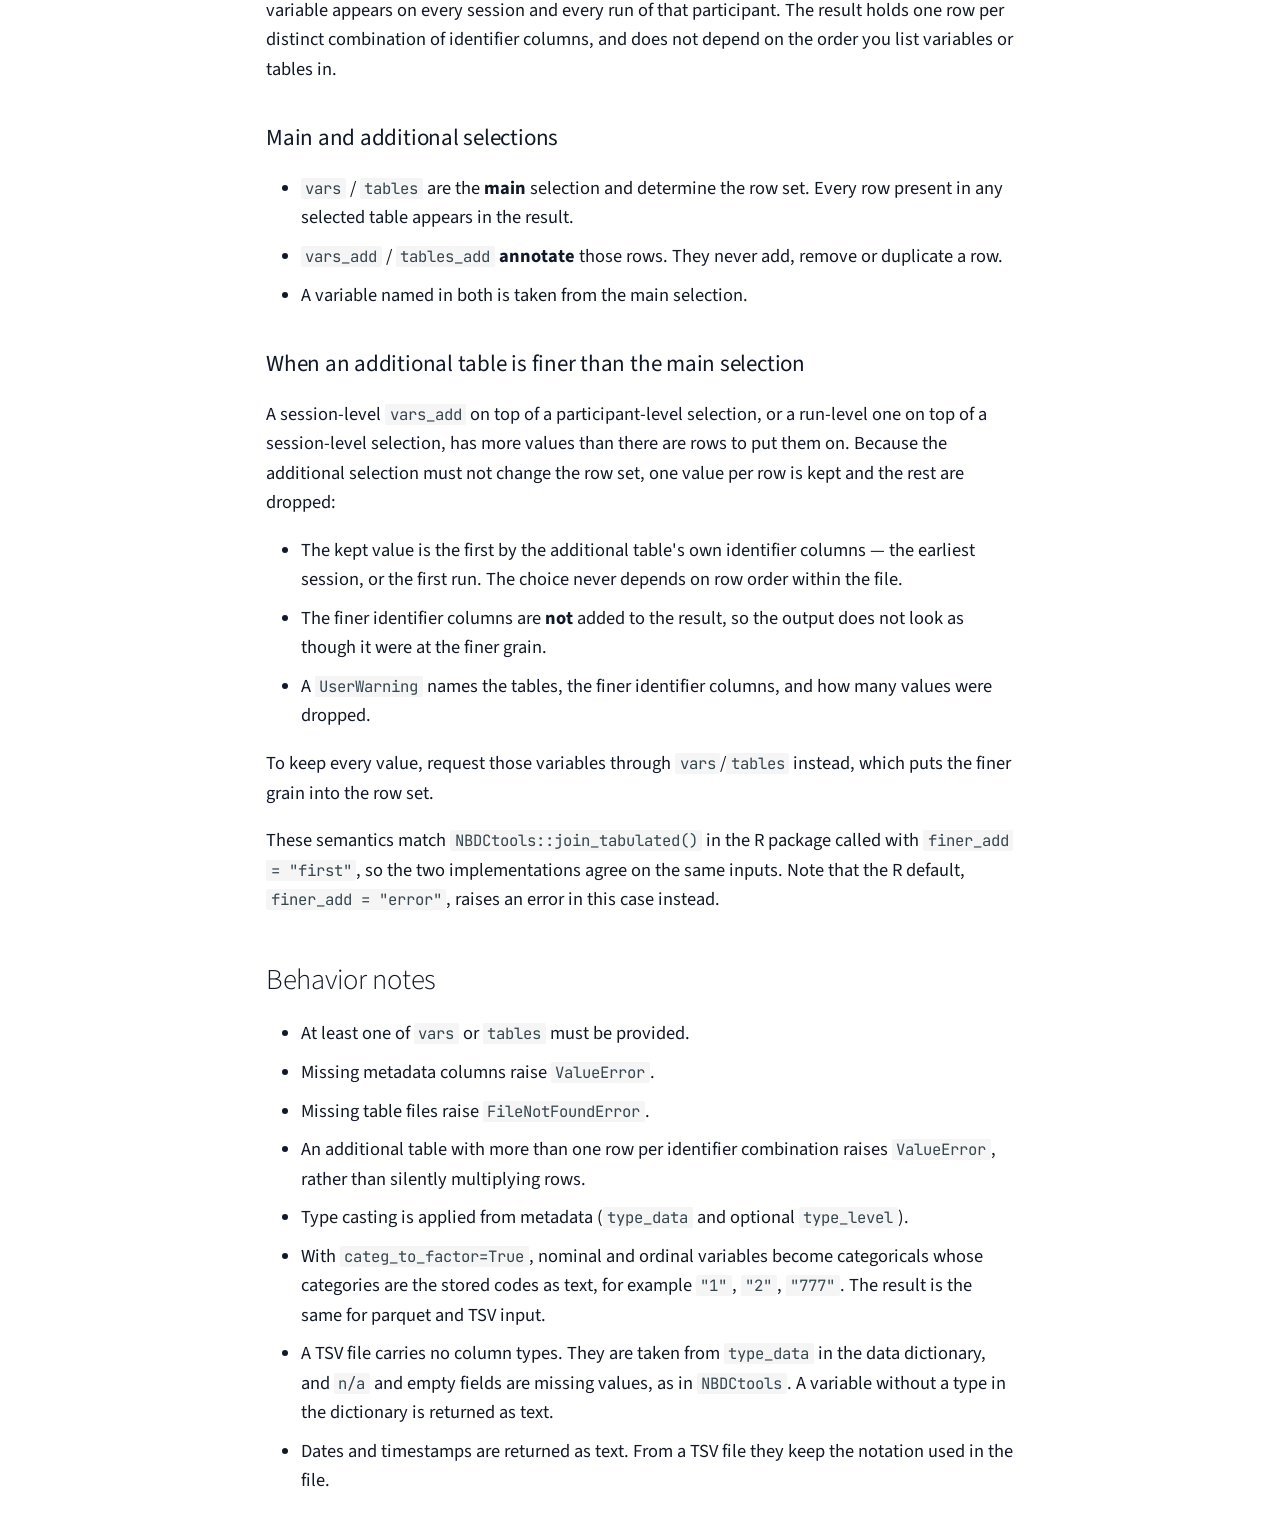
<file: guide/pure_python/index.html>
<!doctype html>
<html lang="en" class="no-js">
  <head>
    
      <meta charset="utf-8">
      <meta name="viewport" content="width=device-width,initial-scale=1">
      
        <meta name="description" content="Python version of NBDCtools, a collection of tools for working with NBDC data.">
      
      
      
        <link rel="canonical" href="https://software.nbdc-datahub.org/nbdctools-py/guide/pure_python/">
      
      
        <link rel="prev" href="../r_wrapper/">
      
      
        <link rel="next" href="../metadata/">
      
      
        
      
      
      <link rel="icon" href="../../assets/images/favicon.png">
      <meta name="generator" content="mkdocs-1.6.1, mkdocs-material-9.7.6">
    
    
      
        <title>Pure Python - nbdctools</title>
      
    
    
      <link rel="stylesheet" href="../../assets/stylesheets/main.484c7ddc.min.css">
      
        
        <link rel="stylesheet" href="../../assets/stylesheets/palette.ab4e12ef.min.css">
      
      


    
    
      
    
    
      
        
        
        <link rel="preconnect" href="https://fonts.gstatic.com" crossorigin>
        <link rel="stylesheet" href="https://fonts.googleapis.com/css?family=Source+Sans+3:300,300i,400,400i,700,700i%7CJetBrains+Mono:400,400i,700,700i&display=fallback">
        <style>:root{--md-text-font:"Source Sans 3";--md-code-font:"JetBrains Mono"}</style>
      
    
    
      <link rel="stylesheet" href="../../assets/_mkdocstrings.css">
    
      <link rel="stylesheet" href="../../stylesheets/pkgdown.css">
    
    <script>__md_scope=new URL("../..",location),__md_hash=e=>[...e].reduce(((e,_)=>(e<<5)-e+_.charCodeAt(0)),0),__md_get=(e,_=localStorage,t=__md_scope)=>JSON.parse(_.getItem(t.pathname+"."+e)),__md_set=(e,_,t=localStorage,a=__md_scope)=>{try{t.setItem(a.pathname+"."+e,JSON.stringify(_))}catch(e){}}</script>
    
      

    
    
  </head>
  
  
    
    
      
    
    
    
    
    <body dir="ltr" data-md-color-scheme="default" data-md-color-primary="custom" data-md-color-accent="custom">
  
    
    <input class="md-toggle" data-md-toggle="drawer" type="checkbox" id="__drawer" autocomplete="off">
    <input class="md-toggle" data-md-toggle="search" type="checkbox" id="__search" autocomplete="off">
    <label class="md-overlay" for="__drawer"></label>
    <div data-md-component="skip">
      
        
        <a href="#pure-python" class="md-skip">
          Skip to content
        </a>
      
    </div>
    <div data-md-component="announce">
      
    </div>
    
    
      

  

<header class="md-header md-header--shadow md-header--lifted" data-md-component="header">
  <nav class="md-header__inner md-grid" aria-label="Header">
    <a href="../.." title="nbdctools" class="md-header__button md-logo" aria-label="nbdctools" data-md-component="logo">
      
  
  <svg xmlns="http://www.w3.org/2000/svg" viewBox="0 0 24 24"><path d="M12 8a3 3 0 0 0 3-3 3 3 0 0 0-3-3 3 3 0 0 0-3 3 3 3 0 0 0 3 3m0 3.54C9.64 9.35 6.5 8 3 8v11c3.5 0 6.64 1.35 9 3.54 2.36-2.19 5.5-3.54 9-3.54V8c-3.5 0-6.64 1.35-9 3.54"/></svg>

    </a>
    <label class="md-header__button md-icon" for="__drawer">
      
      <svg xmlns="http://www.w3.org/2000/svg" viewBox="0 0 24 24"><path d="M3 6h18v2H3zm0 5h18v2H3zm0 5h18v2H3z"/></svg>
    </label>
    <div class="md-header__title" data-md-component="header-title">
      <div class="md-header__ellipsis">
        <div class="md-header__topic">
          <span class="md-ellipsis">
            nbdctools
          </span>
        </div>
        <div class="md-header__topic" data-md-component="header-topic">
          <span class="md-ellipsis">
            
              Pure Python
            
          </span>
        </div>
      </div>
    </div>
    
      
        <form class="md-header__option" data-md-component="palette">
  
    
    
    
    <input class="md-option" data-md-color-media="(prefers-color-scheme: light)" data-md-color-scheme="default" data-md-color-primary="custom" data-md-color-accent="custom"  aria-label="Switch to dark mode"  type="radio" name="__palette" id="__palette_0">
    
      <label class="md-header__button md-icon" title="Switch to dark mode" for="__palette_1" hidden>
        <svg xmlns="http://www.w3.org/2000/svg" viewBox="0 0 24 24"><path d="m17.75 4.09-2.53 1.94.91 3.06-2.63-1.81-2.63 1.81.91-3.06-2.53-1.94L12.44 4l1.06-3 1.06 3zm3.5 6.91-1.64 1.25.59 1.98-1.7-1.17-1.7 1.17.59-1.98L15.75 11l2.06-.05L18.5 9l.69 1.95zm-2.28 4.95c.83-.08 1.72 1.1 1.19 1.85-.32.45-.66.87-1.08 1.27C15.17 23 8.84 23 4.94 19.07c-3.91-3.9-3.91-10.24 0-14.14.4-.4.82-.76 1.27-1.08.75-.53 1.93.36 1.85 1.19-.27 2.86.69 5.83 2.89 8.02a9.96 9.96 0 0 0 8.02 2.89m-1.64 2.02a12.08 12.08 0 0 1-7.8-3.47c-2.17-2.19-3.33-5-3.49-7.82-2.81 3.14-2.7 7.96.31 10.98 3.02 3.01 7.84 3.12 10.98.31"/></svg>
      </label>
    
  
    
    
    
    <input class="md-option" data-md-color-media="(prefers-color-scheme: dark)" data-md-color-scheme="slate" data-md-color-primary="custom" data-md-color-accent="custom"  aria-label="Switch to light mode"  type="radio" name="__palette" id="__palette_1">
    
      <label class="md-header__button md-icon" title="Switch to light mode" for="__palette_0" hidden>
        <svg xmlns="http://www.w3.org/2000/svg" viewBox="0 0 24 24"><path d="M12 7a5 5 0 0 1 5 5 5 5 0 0 1-5 5 5 5 0 0 1-5-5 5 5 0 0 1 5-5m0 2a3 3 0 0 0-3 3 3 3 0 0 0 3 3 3 3 0 0 0 3-3 3 3 0 0 0-3-3m0-7 2.39 3.42C13.65 5.15 12.84 5 12 5s-1.65.15-2.39.42zM3.34 7l4.16-.35A7.2 7.2 0 0 0 5.94 8.5c-.44.74-.69 1.5-.83 2.29zm.02 10 1.76-3.77a7.131 7.131 0 0 0 2.38 4.14zM20.65 7l-1.77 3.79a7.02 7.02 0 0 0-2.38-4.15zm-.01 10-4.14.36c.59-.51 1.12-1.14 1.54-1.86.42-.73.69-1.5.83-2.29zM12 22l-2.41-3.44c.74.27 1.55.44 2.41.44.82 0 1.63-.17 2.37-.44z"/></svg>
      </label>
    
  
</form>
      
    
    
      <script>var palette=__md_get("__palette");if(palette&&palette.color){if("(prefers-color-scheme)"===palette.color.media){var media=matchMedia("(prefers-color-scheme: light)"),input=document.querySelector(media.matches?"[data-md-color-media='(prefers-color-scheme: light)']":"[data-md-color-media='(prefers-color-scheme: dark)']");palette.color.media=input.getAttribute("data-md-color-media"),palette.color.scheme=input.getAttribute("data-md-color-scheme"),palette.color.primary=input.getAttribute("data-md-color-primary"),palette.color.accent=input.getAttribute("data-md-color-accent")}for(var[key,value]of Object.entries(palette.color))document.body.setAttribute("data-md-color-"+key,value)}</script>
    
    
    
      
      
        <label class="md-header__button md-icon" for="__search">
          
          <svg xmlns="http://www.w3.org/2000/svg" viewBox="0 0 24 24"><path d="M9.5 3A6.5 6.5 0 0 1 16 9.5c0 1.61-.59 3.09-1.56 4.23l.27.27h.79l5 5-1.5 1.5-5-5v-.79l-.27-.27A6.52 6.52 0 0 1 9.5 16 6.5 6.5 0 0 1 3 9.5 6.5 6.5 0 0 1 9.5 3m0 2C7 5 5 7 5 9.5S7 14 9.5 14 14 12 14 9.5 12 5 9.5 5"/></svg>
        </label>
        <div class="md-search" data-md-component="search" role="dialog">
  <label class="md-search__overlay" for="__search"></label>
  <div class="md-search__inner" role="search">
    <form class="md-search__form" name="search">
      <input type="text" class="md-search__input" name="query" aria-label="Search" placeholder="Search" autocapitalize="off" autocorrect="off" autocomplete="off" spellcheck="false" data-md-component="search-query" required>
      <label class="md-search__icon md-icon" for="__search">
        
        <svg xmlns="http://www.w3.org/2000/svg" viewBox="0 0 24 24"><path d="M9.5 3A6.5 6.5 0 0 1 16 9.5c0 1.61-.59 3.09-1.56 4.23l.27.27h.79l5 5-1.5 1.5-5-5v-.79l-.27-.27A6.52 6.52 0 0 1 9.5 16 6.5 6.5 0 0 1 3 9.5 6.5 6.5 0 0 1 9.5 3m0 2C7 5 5 7 5 9.5S7 14 9.5 14 14 12 14 9.5 12 5 9.5 5"/></svg>
        
        <svg xmlns="http://www.w3.org/2000/svg" viewBox="0 0 24 24"><path d="M20 11v2H8l5.5 5.5-1.42 1.42L4.16 12l7.92-7.92L13.5 5.5 8 11z"/></svg>
      </label>
      <nav class="md-search__options" aria-label="Search">
        
        <button type="reset" class="md-search__icon md-icon" title="Clear" aria-label="Clear" tabindex="-1">
          
          <svg xmlns="http://www.w3.org/2000/svg" viewBox="0 0 24 24"><path d="M19 6.41 17.59 5 12 10.59 6.41 5 5 6.41 10.59 12 5 17.59 6.41 19 12 13.41 17.59 19 19 17.59 13.41 12z"/></svg>
        </button>
      </nav>
      
        <div class="md-search__suggest" data-md-component="search-suggest"></div>
      
    </form>
    <div class="md-search__output">
      <div class="md-search__scrollwrap" tabindex="0" data-md-scrollfix>
        <div class="md-search-result" data-md-component="search-result">
          <div class="md-search-result__meta">
            Initializing search
          </div>
          <ol class="md-search-result__list" role="presentation"></ol>
        </div>
      </div>
    </div>
  </div>
</div>
      
    
    
      <div class="md-header__source">
        <a href="https://github.com/nbdc-datahub/nbdctools-py" title="Go to repository" class="md-source" data-md-component="source">
  <div class="md-source__icon md-icon">
    
    <svg xmlns="http://www.w3.org/2000/svg" viewBox="0 0 512 512"><!--! Font Awesome Free 7.1.0 by @fontawesome - https://fontawesome.com License - https://fontawesome.com/license/free (Icons: CC BY 4.0, Fonts: SIL OFL 1.1, Code: MIT License) Copyright 2025 Fonticons, Inc.--><path d="M173.9 397.4c0 2-2.3 3.6-5.2 3.6-3.3.3-5.6-1.3-5.6-3.6 0-2 2.3-3.6 5.2-3.6 3-.3 5.6 1.3 5.6 3.6m-31.1-4.5c-.7 2 1.3 4.3 4.3 4.9 2.6 1 5.6 0 6.2-2s-1.3-4.3-4.3-5.2c-2.6-.7-5.5.3-6.2 2.3m44.2-1.7c-2.9.7-4.9 2.6-4.6 4.9.3 2 2.9 3.3 5.9 2.6 2.9-.7 4.9-2.6 4.6-4.6-.3-1.9-3-3.2-5.9-2.9M252.8 8C114.1 8 8 113.3 8 252c0 110.9 69.8 205.8 169.5 239.2 12.8 2.3 17.3-5.6 17.3-12.1 0-6.2-.3-40.4-.3-61.4 0 0-70 15-84.7-29.8 0 0-11.4-29.1-27.8-36.6 0 0-22.9-15.7 1.6-15.4 0 0 24.9 2 38.6 25.8 21.9 38.6 58.6 27.5 72.9 20.9 2.3-16 8.8-27.1 16-33.7-55.9-6.2-112.3-14.3-112.3-110.5 0-27.5 7.6-41.3 23.6-58.9-2.6-6.5-11.1-33.3 2.6-67.9 20.9-6.5 69 27 69 27 20-5.6 41.5-8.5 62.8-8.5s42.8 2.9 62.8 8.5c0 0 48.1-33.6 69-27 13.7 34.7 5.2 61.4 2.6 67.9 16 17.7 25.8 31.5 25.8 58.9 0 96.5-58.9 104.2-114.8 110.5 9.2 7.9 17 22.9 17 46.4 0 33.7-.3 75.4-.3 83.6 0 6.5 4.6 14.4 17.3 12.1C436.2 457.8 504 362.9 504 252 504 113.3 391.5 8 252.8 8M105.2 352.9c-1.3 1-1 3.3.7 5.2 1.6 1.6 3.9 2.3 5.2 1 1.3-1 1-3.3-.7-5.2-1.6-1.6-3.9-2.3-5.2-1m-10.8-8.1c-.7 1.3.3 2.9 2.3 3.9 1.6 1 3.6.7 4.3-.7.7-1.3-.3-2.9-2.3-3.9-2-.6-3.6-.3-4.3.7m32.4 35.6c-1.6 1.3-1 4.3 1.3 6.2 2.3 2.3 5.2 2.6 6.5 1 1.3-1.3.7-4.3-1.3-6.2-2.2-2.3-5.2-2.6-6.5-1m-11.4-14.7c-1.6 1-1.6 3.6 0 5.9s4.3 3.3 5.6 2.3c1.6-1.3 1.6-3.9 0-6.2-1.4-2.3-4-3.3-5.6-2"/></svg>
  </div>
  <div class="md-source__repository">
    nbdc-datahub/nbdctools-py
  </div>
</a>
      </div>
    
  </nav>
  
    
      
<nav class="md-tabs" aria-label="Tabs" data-md-component="tabs">
  <div class="md-grid">
    <ul class="md-tabs__list">
      
        
  
  
  
  
    
    
      <li class="md-tabs__item">
        <a href="../.." class="md-tabs__link">
          
  
  
    
  
  Get started

        </a>
      </li>
    
  

      
        
  
  
  
  
    <li class="md-tabs__item">
      <a href="../../api/reference/" class="md-tabs__link">
        
  
  
    
  
  Reference

      </a>
    </li>
  

      
        
  
  
  
    
  
  
    
    
      <li class="md-tabs__item md-tabs__item--active">
        <a href="../r_wrapper/" class="md-tabs__link">
          
  
  
    
  
  Articles

        </a>
      </li>
    
  

      
        
  
  
  
  
    <li class="md-tabs__item">
      <a href="../../changelog/" class="md-tabs__link">
        
  
  
    
  
  Changelog

      </a>
    </li>
  

      
    </ul>
  </div>
</nav>
    
  
</header>
    
    <div class="md-container" data-md-component="container">
      
      
        
      
      <main class="md-main" data-md-component="main">
        <div class="md-main__inner md-grid">
          
            
              
              <div class="md-sidebar md-sidebar--primary" data-md-component="sidebar" data-md-type="navigation" >
                <div class="md-sidebar__scrollwrap">
                  <div class="md-sidebar__inner">
                    


  


<nav class="md-nav md-nav--primary md-nav--lifted" aria-label="Navigation" data-md-level="0">
  <label class="md-nav__title" for="__drawer">
    <a href="../.." title="nbdctools" class="md-nav__button md-logo" aria-label="nbdctools" data-md-component="logo">
      
  
  <svg xmlns="http://www.w3.org/2000/svg" viewBox="0 0 24 24"><path d="M12 8a3 3 0 0 0 3-3 3 3 0 0 0-3-3 3 3 0 0 0-3 3 3 3 0 0 0 3 3m0 3.54C9.64 9.35 6.5 8 3 8v11c3.5 0 6.64 1.35 9 3.54 2.36-2.19 5.5-3.54 9-3.54V8c-3.5 0-6.64 1.35-9 3.54"/></svg>

    </a>
    nbdctools
  </label>
  
    <div class="md-nav__source">
      <a href="https://github.com/nbdc-datahub/nbdctools-py" title="Go to repository" class="md-source" data-md-component="source">
  <div class="md-source__icon md-icon">
    
    <svg xmlns="http://www.w3.org/2000/svg" viewBox="0 0 512 512"><!--! Font Awesome Free 7.1.0 by @fontawesome - https://fontawesome.com License - https://fontawesome.com/license/free (Icons: CC BY 4.0, Fonts: SIL OFL 1.1, Code: MIT License) Copyright 2025 Fonticons, Inc.--><path d="M173.9 397.4c0 2-2.3 3.6-5.2 3.6-3.3.3-5.6-1.3-5.6-3.6 0-2 2.3-3.6 5.2-3.6 3-.3 5.6 1.3 5.6 3.6m-31.1-4.5c-.7 2 1.3 4.3 4.3 4.9 2.6 1 5.6 0 6.2-2s-1.3-4.3-4.3-5.2c-2.6-.7-5.5.3-6.2 2.3m44.2-1.7c-2.9.7-4.9 2.6-4.6 4.9.3 2 2.9 3.3 5.9 2.6 2.9-.7 4.9-2.6 4.6-4.6-.3-1.9-3-3.2-5.9-2.9M252.8 8C114.1 8 8 113.3 8 252c0 110.9 69.8 205.8 169.5 239.2 12.8 2.3 17.3-5.6 17.3-12.1 0-6.2-.3-40.4-.3-61.4 0 0-70 15-84.7-29.8 0 0-11.4-29.1-27.8-36.6 0 0-22.9-15.7 1.6-15.4 0 0 24.9 2 38.6 25.8 21.9 38.6 58.6 27.5 72.9 20.9 2.3-16 8.8-27.1 16-33.7-55.9-6.2-112.3-14.3-112.3-110.5 0-27.5 7.6-41.3 23.6-58.9-2.6-6.5-11.1-33.3 2.6-67.9 20.9-6.5 69 27 69 27 20-5.6 41.5-8.5 62.8-8.5s42.8 2.9 62.8 8.5c0 0 48.1-33.6 69-27 13.7 34.7 5.2 61.4 2.6 67.9 16 17.7 25.8 31.5 25.8 58.9 0 96.5-58.9 104.2-114.8 110.5 9.2 7.9 17 22.9 17 46.4 0 33.7-.3 75.4-.3 83.6 0 6.5 4.6 14.4 17.3 12.1C436.2 457.8 504 362.9 504 252 504 113.3 391.5 8 252.8 8M105.2 352.9c-1.3 1-1 3.3.7 5.2 1.6 1.6 3.9 2.3 5.2 1 1.3-1 1-3.3-.7-5.2-1.6-1.6-3.9-2.3-5.2-1m-10.8-8.1c-.7 1.3.3 2.9 2.3 3.9 1.6 1 3.6.7 4.3-.7.7-1.3-.3-2.9-2.3-3.9-2-.6-3.6-.3-4.3.7m32.4 35.6c-1.6 1.3-1 4.3 1.3 6.2 2.3 2.3 5.2 2.6 6.5 1 1.3-1.3.7-4.3-1.3-6.2-2.2-2.3-5.2-2.6-6.5-1m-11.4-14.7c-1.6 1-1.6 3.6 0 5.9s4.3 3.3 5.6 2.3c1.6-1.3 1.6-3.9 0-6.2-1.4-2.3-4-3.3-5.6-2"/></svg>
  </div>
  <div class="md-source__repository">
    nbdc-datahub/nbdctools-py
  </div>
</a>
    </div>
  
  <ul class="md-nav__list" data-md-scrollfix>
    
      
      
  
  
  
  
    
    
      
        
          
        
      
        
      
        
      
    
    
    
      
      
    
    
    <li class="md-nav__item md-nav__item--nested">
      
        
        
        <input class="md-nav__toggle md-toggle " type="checkbox" id="__nav_1" >
        
          
          <div class="md-nav__link md-nav__container">
            <a href="../.." class="md-nav__link ">
              
  
  
  <span class="md-ellipsis">
    
  
    Get started
  

    
  </span>
  
  

            </a>
            
              
              <label class="md-nav__link " for="__nav_1" id="__nav_1_label" tabindex="0">
                <span class="md-nav__icon md-icon"></span>
              </label>
            
          </div>
        
        <nav class="md-nav" data-md-level="1" aria-labelledby="__nav_1_label" aria-expanded="false">
          <label class="md-nav__title" for="__nav_1">
            <span class="md-nav__icon md-icon"></span>
            
  
    Get started
  

          </label>
          <ul class="md-nav__list" data-md-scrollfix>
            
              
            
              
                
  
  
  
  
    <li class="md-nav__item">
      <a href="../../installation/" class="md-nav__link">
        
  
  
  <span class="md-ellipsis">
    
  
    Installation
  

    
  </span>
  
  

      </a>
    </li>
  

              
            
              
                
  
  
  
  
    <li class="md-nav__item">
      <a href="../../quickstart/" class="md-nav__link">
        
  
  
  <span class="md-ellipsis">
    
  
    Quickstart
  

    
  </span>
  
  

      </a>
    </li>
  

              
            
          </ul>
        </nav>
      
    </li>
  

    
      
      
  
  
  
  
    <li class="md-nav__item">
      <a href="../../api/reference/" class="md-nav__link">
        
  
  
  <span class="md-ellipsis">
    
  
    Reference
  

    
  </span>
  
  

      </a>
    </li>
  

    
      
      
  
  
    
  
  
  
    
    
      
        
      
        
      
        
      
        
      
        
      
    
    
    
      
        
        
      
      
    
    
    <li class="md-nav__item md-nav__item--active md-nav__item--section md-nav__item--nested">
      
        
        
        <input class="md-nav__toggle md-toggle " type="checkbox" id="__nav_3" checked>
        
          
          <label class="md-nav__link" for="__nav_3" id="__nav_3_label" tabindex="">
            
  
  
  <span class="md-ellipsis">
    
  
    Articles
  

    
  </span>
  
  

            <span class="md-nav__icon md-icon"></span>
          </label>
        
        <nav class="md-nav" data-md-level="1" aria-labelledby="__nav_3_label" aria-expanded="true">
          <label class="md-nav__title" for="__nav_3">
            <span class="md-nav__icon md-icon"></span>
            
  
    Articles
  

          </label>
          <ul class="md-nav__list" data-md-scrollfix>
            
              
                
  
  
  
  
    <li class="md-nav__item">
      <a href="../r_wrapper/" class="md-nav__link">
        
  
  
  <span class="md-ellipsis">
    
  
    R wrapper
  

    
  </span>
  
  

      </a>
    </li>
  

              
            
              
                
  
  
    
  
  
  
    <li class="md-nav__item md-nav__item--active">
      
      <input class="md-nav__toggle md-toggle" type="checkbox" id="__toc">
      
      
        
      
      
        <label class="md-nav__link md-nav__link--active" for="__toc">
          
  
  
  <span class="md-ellipsis">
    
  
    Pure Python
  

    
  </span>
  
  

          <span class="md-nav__icon md-icon"></span>
        </label>
      
      <a href="./" class="md-nav__link md-nav__link--active">
        
  
  
  <span class="md-ellipsis">
    
  
    Pure Python
  

    
  </span>
  
  

      </a>
      
        

<nav class="md-nav md-nav--secondary" aria-label="Table of contents">
  
  
  
    
  
  
    <label class="md-nav__title" for="__toc">
      <span class="md-nav__icon md-icon"></span>
      Table of contents
    </label>
    <ul class="md-nav__list" data-md-component="toc" data-md-scrollfix>
      
        <li class="md-nav__item">
  <a href="#requirements" class="md-nav__link">
    <span class="md-ellipsis">
      
        Requirements
      
    </span>
  </a>
  
</li>
      
        <li class="md-nav__item">
  <a href="#example" class="md-nav__link">
    <span class="md-ellipsis">
      
        Example
      
    </span>
  </a>
  
</li>
      
        <li class="md-nav__item">
  <a href="#join-semantics" class="md-nav__link">
    <span class="md-ellipsis">
      
        Join semantics
      
    </span>
  </a>
  
    <nav class="md-nav" aria-label="Join semantics">
      <ul class="md-nav__list">
        
          <li class="md-nav__item">
  <a href="#main-and-additional-selections" class="md-nav__link">
    <span class="md-ellipsis">
      
        Main and additional selections
      
    </span>
  </a>
  
</li>
        
          <li class="md-nav__item">
  <a href="#when-an-additional-table-is-finer-than-the-main-selection" class="md-nav__link">
    <span class="md-ellipsis">
      
        When an additional table is finer than the main selection
      
    </span>
  </a>
  
</li>
        
      </ul>
    </nav>
  
</li>
      
        <li class="md-nav__item">
  <a href="#behavior-notes" class="md-nav__link">
    <span class="md-ellipsis">
      
        Behavior notes
      
    </span>
  </a>
  
</li>
      
    </ul>
  
</nav>
      
    </li>
  

              
            
              
                
  
  
  
  
    <li class="md-nav__item">
      <a href="../metadata/" class="md-nav__link">
        
  
  
  <span class="md-ellipsis">
    
  
    Metadata Workflow
  

    
  </span>
  
  

      </a>
    </li>
  

              
            
              
                
  
  
  
  
    <li class="md-nav__item">
      <a href="../benchmark/" class="md-nav__link">
        
  
  
  <span class="md-ellipsis">
    
  
    Benchmark
  

    
  </span>
  
  

      </a>
    </li>
  

              
            
              
                
  
  
  
  
    <li class="md-nav__item">
      <a href="../troubleshooting/" class="md-nav__link">
        
  
  
  <span class="md-ellipsis">
    
  
    Troubleshooting
  

    
  </span>
  
  

      </a>
    </li>
  

              
            
          </ul>
        </nav>
      
    </li>
  

    
      
      
  
  
  
  
    <li class="md-nav__item">
      <a href="../../changelog/" class="md-nav__link">
        
  
  
  <span class="md-ellipsis">
    
  
    Changelog
  

    
  </span>
  
  

      </a>
    </li>
  

    
  </ul>
</nav>
                  </div>
                </div>
              </div>
            
            
              
              <div class="md-sidebar md-sidebar--secondary" data-md-component="sidebar" data-md-type="toc" >
                <div class="md-sidebar__scrollwrap">
                  <div class="md-sidebar__inner">
                    

<nav class="md-nav md-nav--secondary" aria-label="Table of contents">
  
  
  
    
  
  
    <label class="md-nav__title" for="__toc">
      <span class="md-nav__icon md-icon"></span>
      Table of contents
    </label>
    <ul class="md-nav__list" data-md-component="toc" data-md-scrollfix>
      
        <li class="md-nav__item">
  <a href="#requirements" class="md-nav__link">
    <span class="md-ellipsis">
      
        Requirements
      
    </span>
  </a>
  
</li>
      
        <li class="md-nav__item">
  <a href="#example" class="md-nav__link">
    <span class="md-ellipsis">
      
        Example
      
    </span>
  </a>
  
</li>
      
        <li class="md-nav__item">
  <a href="#join-semantics" class="md-nav__link">
    <span class="md-ellipsis">
      
        Join semantics
      
    </span>
  </a>
  
    <nav class="md-nav" aria-label="Join semantics">
      <ul class="md-nav__list">
        
          <li class="md-nav__item">
  <a href="#main-and-additional-selections" class="md-nav__link">
    <span class="md-ellipsis">
      
        Main and additional selections
      
    </span>
  </a>
  
</li>
        
          <li class="md-nav__item">
  <a href="#when-an-additional-table-is-finer-than-the-main-selection" class="md-nav__link">
    <span class="md-ellipsis">
      
        When an additional table is finer than the main selection
      
    </span>
  </a>
  
</li>
        
      </ul>
    </nav>
  
</li>
      
        <li class="md-nav__item">
  <a href="#behavior-notes" class="md-nav__link">
    <span class="md-ellipsis">
      
        Behavior notes
      
    </span>
  </a>
  
</li>
      
    </ul>
  
</nav>
                  </div>
                </div>
              </div>
            
          
          
            <div class="md-content" data-md-component="content">
              
              <article class="md-content__inner md-typeset">
                
                  


  
  


<h1 id="pure-python">Pure Python<a class="headerlink" href="#pure-python" title="Permanent link">&para;</a></h1>
<p><code>create_dataset_py</code> builds joined datasets directly from tabulated files and metadata,
without an R installation. It covers the join step only: type coercion from the data
dictionary is applied, but labelling, missingness handling and the other
post-processing steps of the <a href="../r_wrapper/">R wrapper</a> are not.</p>
<h2 id="requirements">Requirements<a class="headerlink" href="#requirements" title="Permanent link">&para;</a></h2>
<p>The <code>dd</code> data dictionary must include:</p>
<ul>
<li><code>name</code></li>
<li><code>table_name</code></li>
<li><code>identifier_columns</code></li>
</ul>
<p>Input file formats supported by <code>format</code>:</p>
<ul>
<li><code>parquet</code></li>
<li><code>tsv</code></li>
</ul>
<h2 id="example">Example<a class="headerlink" href="#example" title="Permanent link">&para;</a></h2>
<div class="highlight"><pre><span></span><code><span class="kn">from</span><span class="w"> </span><span class="nn">nbdctools</span><span class="w"> </span><span class="kn">import</span> <span class="n">create_dataset_py</span><span class="p">,</span> <span class="n">load_metadata</span>

<span class="n">dds</span> <span class="o">=</span> <span class="n">load_metadata</span><span class="p">(</span><span class="s2">&quot;/path/to/lst_dds.rda&quot;</span><span class="p">,</span> <span class="n">progress</span><span class="o">=</span><span class="kc">False</span><span class="p">)</span>
<span class="n">dd</span> <span class="o">=</span> <span class="n">dds</span><span class="p">[</span><span class="s2">&quot;abcd&quot;</span><span class="p">][</span><span class="s2">&quot;7.0&quot;</span><span class="p">]</span>

<span class="n">df</span> <span class="o">=</span> <span class="n">create_dataset_py</span><span class="p">(</span>
    <span class="n">dir_data</span><span class="o">=</span><span class="s2">&quot;/path/to/tabulated/data&quot;</span><span class="p">,</span>
    <span class="n">dd</span><span class="o">=</span><span class="n">dd</span><span class="p">,</span>
    <span class="n">tables</span><span class="o">=</span><span class="p">[</span><span class="s2">&quot;table1&quot;</span><span class="p">,</span> <span class="s2">&quot;table2&quot;</span><span class="p">],</span>
    <span class="n">tables_add</span><span class="o">=</span><span class="p">[</span><span class="s2">&quot;table3&quot;</span><span class="p">],</span>
    <span class="nb">vars</span><span class="o">=</span><span class="p">[</span><span class="s2">&quot;var1&quot;</span><span class="p">,</span> <span class="s2">&quot;var2&quot;</span><span class="p">,</span> <span class="s2">&quot;var3&quot;</span><span class="p">],</span>
    <span class="n">vars_add</span><span class="o">=</span><span class="p">[</span><span class="s2">&quot;var4&quot;</span><span class="p">],</span>
    <span class="nb">format</span><span class="o">=</span><span class="s2">&quot;parquet&quot;</span><span class="p">,</span>
    <span class="n">categ_to_factor</span><span class="o">=</span><span class="kc">True</span><span class="p">,</span>
    <span class="n">progress</span><span class="o">=</span><span class="kc">False</span><span class="p">,</span>
<span class="p">)</span>
</code></pre></div>
<h2 id="join-semantics">Join semantics<a class="headerlink" href="#join-semantics" title="Permanent link">&para;</a></h2>
<p>Tables are joined on the identifier columns they declare in the data dictionary.
Three levels are in use, and they nest:</p>
<table>
<thead>
<tr>
<th>Grain</th>
<th><code>identifier_columns</code></th>
<th>Example</th>
</tr>
</thead>
<tbody>
<tr>
<td>participant</td>
<td><code>participant_id</code></td>
<td>demographics, birth data</td>
</tr>
<tr>
<td>session</td>
<td><code>participant_id \| session_id</code></td>
<td>most assessments</td>
</tr>
<tr>
<td>run</td>
<td><code>participant_id \| session_id \| run_id</code></td>
<td>some HBCD instruments</td>
</tr>
</tbody>
</table>
<p>A value from a coarser table is repeated on every finer row it applies to, so a
participant-level variable appears on every session and every run of that
participant. The result holds one row per distinct combination of identifier
columns, and does not depend on the order you list variables or tables in.</p>
<h3 id="main-and-additional-selections">Main and additional selections<a class="headerlink" href="#main-and-additional-selections" title="Permanent link">&para;</a></h3>
<ul>
<li><code>vars</code> / <code>tables</code> are the <strong>main</strong> selection and determine the row set. Every
  row present in any selected table appears in the result.</li>
<li><code>vars_add</code> / <code>tables_add</code> <strong>annotate</strong> those rows. They never add, remove or
  duplicate a row.</li>
<li>A variable named in both is taken from the main selection.</li>
</ul>
<h3 id="when-an-additional-table-is-finer-than-the-main-selection">When an additional table is finer than the main selection<a class="headerlink" href="#when-an-additional-table-is-finer-than-the-main-selection" title="Permanent link">&para;</a></h3>
<p>A session-level <code>vars_add</code> on top of a participant-level selection, or a run-level
one on top of a session-level selection, has more values than there are rows to
put them on. Because the additional selection must not change the row set, one
value per row is kept and the rest are dropped:</p>
<ul>
<li>The kept value is the first by the additional table's own identifier columns —
  the earliest session, or the first run. The choice never depends on row order
  within the file.</li>
<li>The finer identifier columns are <strong>not</strong> added to the result, so the output
  does not look as though it were at the finer grain.</li>
<li>A <code>UserWarning</code> names the tables, the finer identifier columns, and how many
  values were dropped.</li>
</ul>
<p>To keep every value, request those variables through <code>vars</code>/<code>tables</code> instead, which
puts the finer grain into the row set.</p>
<p>These semantics match <code>NBDCtools::join_tabulated()</code> in the R package called with
<code>finer_add = "first"</code>, so the two implementations agree on the same inputs. Note that
the R default, <code>finer_add = "error"</code>, raises an error in this case instead.</p>
<h2 id="behavior-notes">Behavior notes<a class="headerlink" href="#behavior-notes" title="Permanent link">&para;</a></h2>
<ul>
<li>At least one of <code>vars</code> or <code>tables</code> must be provided.</li>
<li>Missing metadata columns raise <code>ValueError</code>.</li>
<li>Missing table files raise <code>FileNotFoundError</code>.</li>
<li>An additional table with more than one row per identifier combination raises
  <code>ValueError</code>, rather than silently multiplying rows.</li>
<li>Type casting is applied from metadata (<code>type_data</code> and optional <code>type_level</code>).</li>
<li>With <code>categ_to_factor=True</code>, nominal and ordinal variables become categoricals whose
  categories are the stored codes as text, for example <code>"1"</code>, <code>"2"</code>, <code>"777"</code>. The result is
  the same for parquet and TSV input.</li>
<li>A TSV file carries no column types. They are taken from <code>type_data</code> in the data
  dictionary, and <code>n/a</code> and empty fields are missing values, as in <code>NBDCtools</code>. A variable
  without a type in the dictionary is returned as text.</li>
<li>Dates and timestamps are returned as text. From a TSV file they keep the notation used
  in the file.</li>
</ul>












                
              </article>
            </div>
          
          
<script>var target=document.getElementById(location.hash.slice(1));target&&target.name&&(target.checked=target.name.startsWith("__tabbed_"))</script>
        </div>
        
      </main>
      
        <footer class="md-footer">
  
  <div class="md-footer-meta md-typeset">
    <div class="md-footer-meta__inner md-grid">
      <div class="md-copyright">
  
  
</div>
      
    </div>
  </div>
</footer>
      
    </div>
    <div class="md-dialog" data-md-component="dialog">
      <div class="md-dialog__inner md-typeset"></div>
    </div>
    
    
    
      
      
      <script id="__config" type="application/json">{"annotate": null, "base": "../..", "features": ["navigation.tabs", "navigation.tabs.sticky", "navigation.indexes", "content.code.copy", "search.suggest", "search.highlight"], "search": "../../assets/javascripts/workers/search.2c215733.min.js", "tags": null, "translations": {"clipboard.copied": "Copied to clipboard", "clipboard.copy": "Copy to clipboard", "search.result.more.one": "1 more on this page", "search.result.more.other": "# more on this page", "search.result.none": "No matching documents", "search.result.one": "1 matching document", "search.result.other": "# matching documents", "search.result.placeholder": "Type to start searching", "search.result.term.missing": "Missing", "select.version": "Select version"}, "version": null}</script>
    
    
      <script src="../../assets/javascripts/bundle.79ae519e.min.js"></script>
      
        <script src="../../javascripts/header-home-link.js"></script>
      
    
  </body>
</html>
</file>
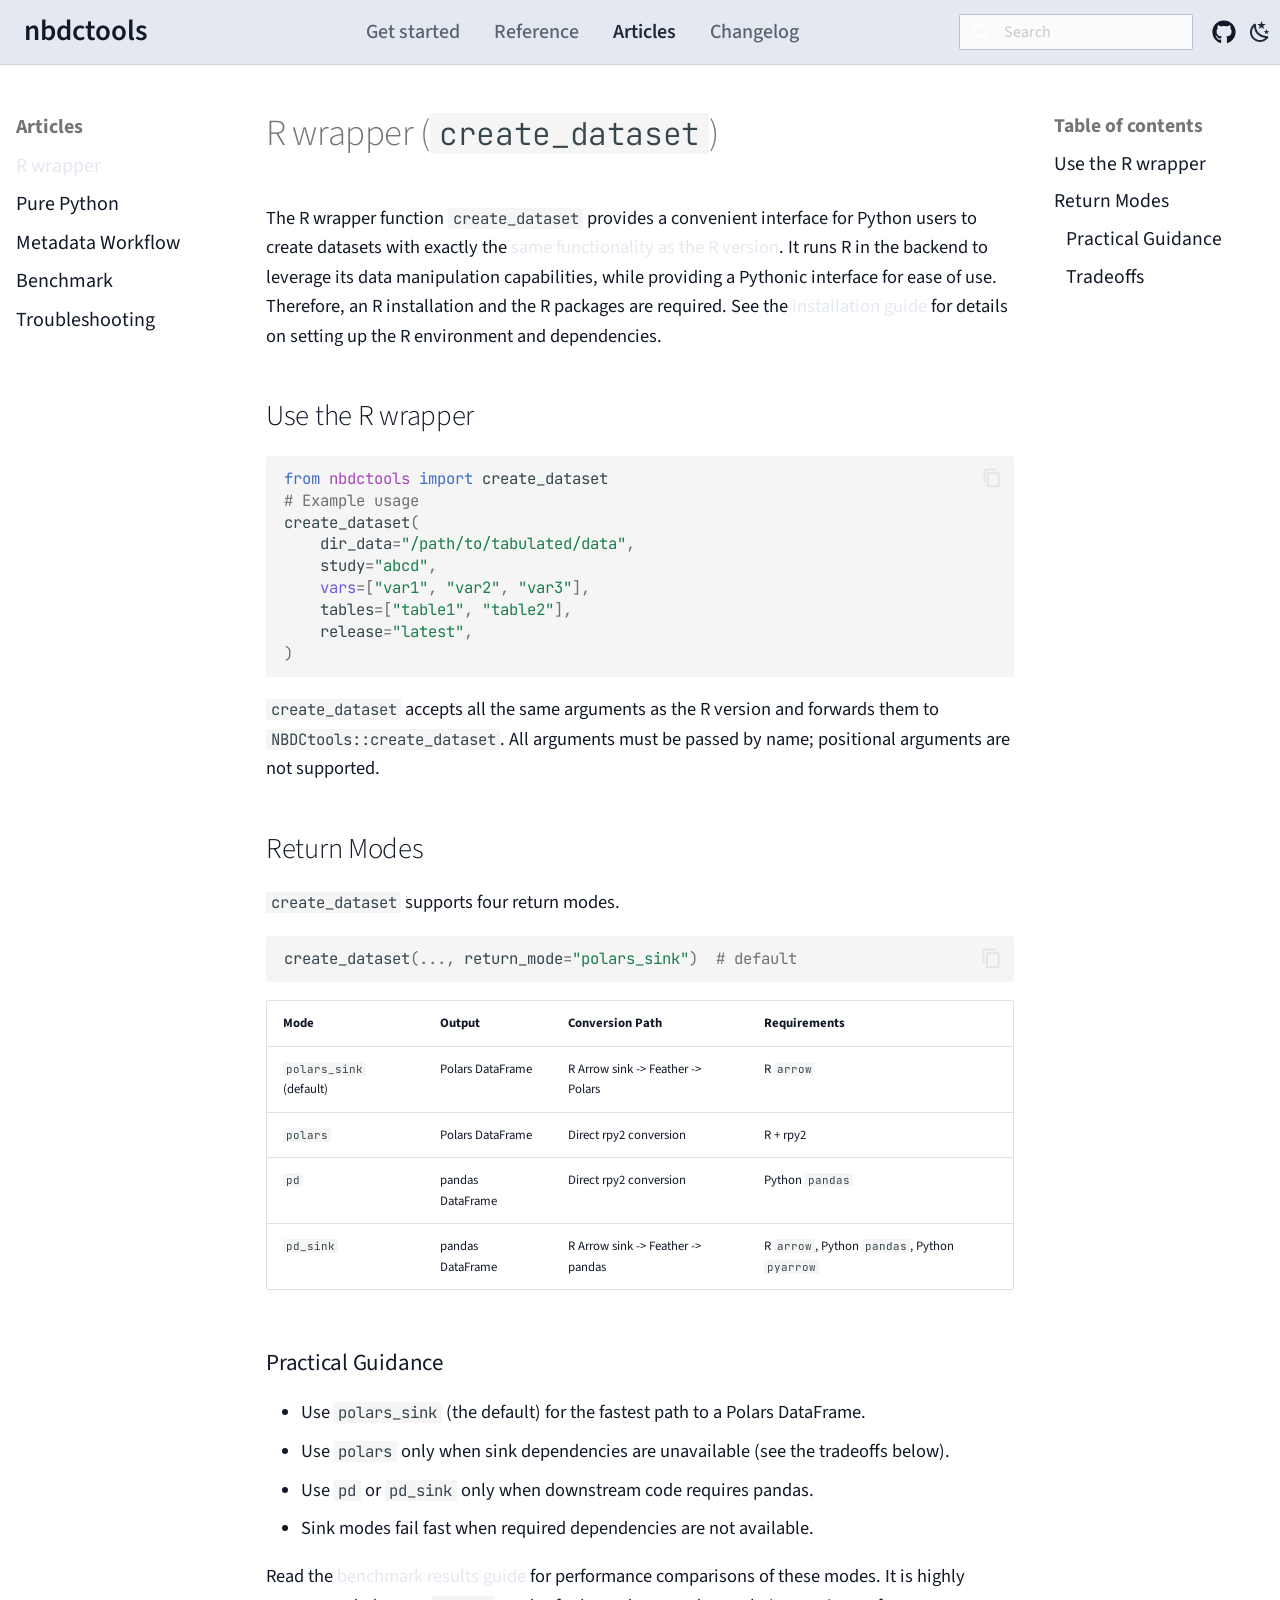
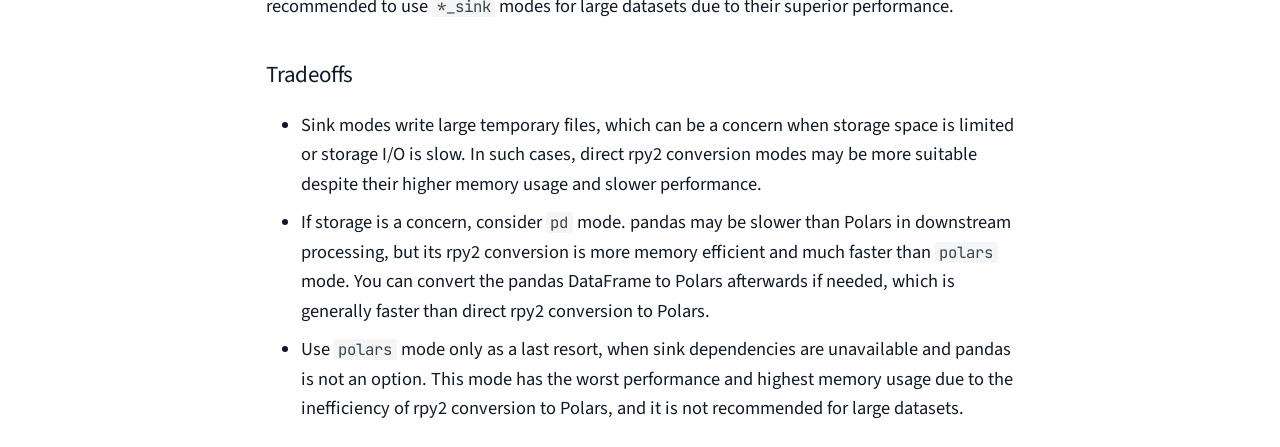
<file: guide/r_wrapper/index.html>
<!doctype html>
<html lang="en" class="no-js">
  <head>
    
      <meta charset="utf-8">
      <meta name="viewport" content="width=device-width,initial-scale=1">
      
        <meta name="description" content="Python version of NBDCtools, a collection of tools for working with NBDC data.">
      
      
      
        <link rel="canonical" href="https://software.nbdc-datahub.org/nbdctools-py/guide/r_wrapper/">
      
      
        <link rel="prev" href="../../api/reference/">
      
      
        <link rel="next" href="../pure_python/">
      
      
        
      
      
      <link rel="icon" href="../../assets/images/favicon.png">
      <meta name="generator" content="mkdocs-1.6.1, mkdocs-material-9.7.6">
    
    
      
        <title>R wrapper - nbdctools</title>
      
    
    
      <link rel="stylesheet" href="../../assets/stylesheets/main.484c7ddc.min.css">
      
        
        <link rel="stylesheet" href="../../assets/stylesheets/palette.ab4e12ef.min.css">
      
      


    
    
      
    
    
      
        
        
        <link rel="preconnect" href="https://fonts.gstatic.com" crossorigin>
        <link rel="stylesheet" href="https://fonts.googleapis.com/css?family=Source+Sans+3:300,300i,400,400i,700,700i%7CJetBrains+Mono:400,400i,700,700i&display=fallback">
        <style>:root{--md-text-font:"Source Sans 3";--md-code-font:"JetBrains Mono"}</style>
      
    
    
      <link rel="stylesheet" href="../../assets/_mkdocstrings.css">
    
      <link rel="stylesheet" href="../../stylesheets/pkgdown.css">
    
    <script>__md_scope=new URL("../..",location),__md_hash=e=>[...e].reduce(((e,_)=>(e<<5)-e+_.charCodeAt(0)),0),__md_get=(e,_=localStorage,t=__md_scope)=>JSON.parse(_.getItem(t.pathname+"."+e)),__md_set=(e,_,t=localStorage,a=__md_scope)=>{try{t.setItem(a.pathname+"."+e,JSON.stringify(_))}catch(e){}}</script>
    
      

    
    
  </head>
  
  
    
    
      
    
    
    
    
    <body dir="ltr" data-md-color-scheme="default" data-md-color-primary="custom" data-md-color-accent="custom">
  
    
    <input class="md-toggle" data-md-toggle="drawer" type="checkbox" id="__drawer" autocomplete="off">
    <input class="md-toggle" data-md-toggle="search" type="checkbox" id="__search" autocomplete="off">
    <label class="md-overlay" for="__drawer"></label>
    <div data-md-component="skip">
      
        
        <a href="#r-wrapper-create_dataset" class="md-skip">
          Skip to content
        </a>
      
    </div>
    <div data-md-component="announce">
      
    </div>
    
    
      

  

<header class="md-header md-header--shadow md-header--lifted" data-md-component="header">
  <nav class="md-header__inner md-grid" aria-label="Header">
    <a href="../.." title="nbdctools" class="md-header__button md-logo" aria-label="nbdctools" data-md-component="logo">
      
  
  <svg xmlns="http://www.w3.org/2000/svg" viewBox="0 0 24 24"><path d="M12 8a3 3 0 0 0 3-3 3 3 0 0 0-3-3 3 3 0 0 0-3 3 3 3 0 0 0 3 3m0 3.54C9.64 9.35 6.5 8 3 8v11c3.5 0 6.64 1.35 9 3.54 2.36-2.19 5.5-3.54 9-3.54V8c-3.5 0-6.64 1.35-9 3.54"/></svg>

    </a>
    <label class="md-header__button md-icon" for="__drawer">
      
      <svg xmlns="http://www.w3.org/2000/svg" viewBox="0 0 24 24"><path d="M3 6h18v2H3zm0 5h18v2H3zm0 5h18v2H3z"/></svg>
    </label>
    <div class="md-header__title" data-md-component="header-title">
      <div class="md-header__ellipsis">
        <div class="md-header__topic">
          <span class="md-ellipsis">
            nbdctools
          </span>
        </div>
        <div class="md-header__topic" data-md-component="header-topic">
          <span class="md-ellipsis">
            
              R wrapper
            
          </span>
        </div>
      </div>
    </div>
    
      
        <form class="md-header__option" data-md-component="palette">
  
    
    
    
    <input class="md-option" data-md-color-media="(prefers-color-scheme: light)" data-md-color-scheme="default" data-md-color-primary="custom" data-md-color-accent="custom"  aria-label="Switch to dark mode"  type="radio" name="__palette" id="__palette_0">
    
      <label class="md-header__button md-icon" title="Switch to dark mode" for="__palette_1" hidden>
        <svg xmlns="http://www.w3.org/2000/svg" viewBox="0 0 24 24"><path d="m17.75 4.09-2.53 1.94.91 3.06-2.63-1.81-2.63 1.81.91-3.06-2.53-1.94L12.44 4l1.06-3 1.06 3zm3.5 6.91-1.64 1.25.59 1.98-1.7-1.17-1.7 1.17.59-1.98L15.75 11l2.06-.05L18.5 9l.69 1.95zm-2.28 4.95c.83-.08 1.72 1.1 1.19 1.85-.32.45-.66.87-1.08 1.27C15.17 23 8.84 23 4.94 19.07c-3.91-3.9-3.91-10.24 0-14.14.4-.4.82-.76 1.27-1.08.75-.53 1.93.36 1.85 1.19-.27 2.86.69 5.83 2.89 8.02a9.96 9.96 0 0 0 8.02 2.89m-1.64 2.02a12.08 12.08 0 0 1-7.8-3.47c-2.17-2.19-3.33-5-3.49-7.82-2.81 3.14-2.7 7.96.31 10.98 3.02 3.01 7.84 3.12 10.98.31"/></svg>
      </label>
    
  
    
    
    
    <input class="md-option" data-md-color-media="(prefers-color-scheme: dark)" data-md-color-scheme="slate" data-md-color-primary="custom" data-md-color-accent="custom"  aria-label="Switch to light mode"  type="radio" name="__palette" id="__palette_1">
    
      <label class="md-header__button md-icon" title="Switch to light mode" for="__palette_0" hidden>
        <svg xmlns="http://www.w3.org/2000/svg" viewBox="0 0 24 24"><path d="M12 7a5 5 0 0 1 5 5 5 5 0 0 1-5 5 5 5 0 0 1-5-5 5 5 0 0 1 5-5m0 2a3 3 0 0 0-3 3 3 3 0 0 0 3 3 3 3 0 0 0 3-3 3 3 0 0 0-3-3m0-7 2.39 3.42C13.65 5.15 12.84 5 12 5s-1.65.15-2.39.42zM3.34 7l4.16-.35A7.2 7.2 0 0 0 5.94 8.5c-.44.74-.69 1.5-.83 2.29zm.02 10 1.76-3.77a7.131 7.131 0 0 0 2.38 4.14zM20.65 7l-1.77 3.79a7.02 7.02 0 0 0-2.38-4.15zm-.01 10-4.14.36c.59-.51 1.12-1.14 1.54-1.86.42-.73.69-1.5.83-2.29zM12 22l-2.41-3.44c.74.27 1.55.44 2.41.44.82 0 1.63-.17 2.37-.44z"/></svg>
      </label>
    
  
</form>
      
    
    
      <script>var palette=__md_get("__palette");if(palette&&palette.color){if("(prefers-color-scheme)"===palette.color.media){var media=matchMedia("(prefers-color-scheme: light)"),input=document.querySelector(media.matches?"[data-md-color-media='(prefers-color-scheme: light)']":"[data-md-color-media='(prefers-color-scheme: dark)']");palette.color.media=input.getAttribute("data-md-color-media"),palette.color.scheme=input.getAttribute("data-md-color-scheme"),palette.color.primary=input.getAttribute("data-md-color-primary"),palette.color.accent=input.getAttribute("data-md-color-accent")}for(var[key,value]of Object.entries(palette.color))document.body.setAttribute("data-md-color-"+key,value)}</script>
    
    
    
      
      
        <label class="md-header__button md-icon" for="__search">
          
          <svg xmlns="http://www.w3.org/2000/svg" viewBox="0 0 24 24"><path d="M9.5 3A6.5 6.5 0 0 1 16 9.5c0 1.61-.59 3.09-1.56 4.23l.27.27h.79l5 5-1.5 1.5-5-5v-.79l-.27-.27A6.52 6.52 0 0 1 9.5 16 6.5 6.5 0 0 1 3 9.5 6.5 6.5 0 0 1 9.5 3m0 2C7 5 5 7 5 9.5S7 14 9.5 14 14 12 14 9.5 12 5 9.5 5"/></svg>
        </label>
        <div class="md-search" data-md-component="search" role="dialog">
  <label class="md-search__overlay" for="__search"></label>
  <div class="md-search__inner" role="search">
    <form class="md-search__form" name="search">
      <input type="text" class="md-search__input" name="query" aria-label="Search" placeholder="Search" autocapitalize="off" autocorrect="off" autocomplete="off" spellcheck="false" data-md-component="search-query" required>
      <label class="md-search__icon md-icon" for="__search">
        
        <svg xmlns="http://www.w3.org/2000/svg" viewBox="0 0 24 24"><path d="M9.5 3A6.5 6.5 0 0 1 16 9.5c0 1.61-.59 3.09-1.56 4.23l.27.27h.79l5 5-1.5 1.5-5-5v-.79l-.27-.27A6.52 6.52 0 0 1 9.5 16 6.5 6.5 0 0 1 3 9.5 6.5 6.5 0 0 1 9.5 3m0 2C7 5 5 7 5 9.5S7 14 9.5 14 14 12 14 9.5 12 5 9.5 5"/></svg>
        
        <svg xmlns="http://www.w3.org/2000/svg" viewBox="0 0 24 24"><path d="M20 11v2H8l5.5 5.5-1.42 1.42L4.16 12l7.92-7.92L13.5 5.5 8 11z"/></svg>
      </label>
      <nav class="md-search__options" aria-label="Search">
        
        <button type="reset" class="md-search__icon md-icon" title="Clear" aria-label="Clear" tabindex="-1">
          
          <svg xmlns="http://www.w3.org/2000/svg" viewBox="0 0 24 24"><path d="M19 6.41 17.59 5 12 10.59 6.41 5 5 6.41 10.59 12 5 17.59 6.41 19 12 13.41 17.59 19 19 17.59 13.41 12z"/></svg>
        </button>
      </nav>
      
        <div class="md-search__suggest" data-md-component="search-suggest"></div>
      
    </form>
    <div class="md-search__output">
      <div class="md-search__scrollwrap" tabindex="0" data-md-scrollfix>
        <div class="md-search-result" data-md-component="search-result">
          <div class="md-search-result__meta">
            Initializing search
          </div>
          <ol class="md-search-result__list" role="presentation"></ol>
        </div>
      </div>
    </div>
  </div>
</div>
      
    
    
      <div class="md-header__source">
        <a href="https://github.com/nbdc-datahub/nbdctools-py" title="Go to repository" class="md-source" data-md-component="source">
  <div class="md-source__icon md-icon">
    
    <svg xmlns="http://www.w3.org/2000/svg" viewBox="0 0 512 512"><!--! Font Awesome Free 7.1.0 by @fontawesome - https://fontawesome.com License - https://fontawesome.com/license/free (Icons: CC BY 4.0, Fonts: SIL OFL 1.1, Code: MIT License) Copyright 2025 Fonticons, Inc.--><path d="M173.9 397.4c0 2-2.3 3.6-5.2 3.6-3.3.3-5.6-1.3-5.6-3.6 0-2 2.3-3.6 5.2-3.6 3-.3 5.6 1.3 5.6 3.6m-31.1-4.5c-.7 2 1.3 4.3 4.3 4.9 2.6 1 5.6 0 6.2-2s-1.3-4.3-4.3-5.2c-2.6-.7-5.5.3-6.2 2.3m44.2-1.7c-2.9.7-4.9 2.6-4.6 4.9.3 2 2.9 3.3 5.9 2.6 2.9-.7 4.9-2.6 4.6-4.6-.3-1.9-3-3.2-5.9-2.9M252.8 8C114.1 8 8 113.3 8 252c0 110.9 69.8 205.8 169.5 239.2 12.8 2.3 17.3-5.6 17.3-12.1 0-6.2-.3-40.4-.3-61.4 0 0-70 15-84.7-29.8 0 0-11.4-29.1-27.8-36.6 0 0-22.9-15.7 1.6-15.4 0 0 24.9 2 38.6 25.8 21.9 38.6 58.6 27.5 72.9 20.9 2.3-16 8.8-27.1 16-33.7-55.9-6.2-112.3-14.3-112.3-110.5 0-27.5 7.6-41.3 23.6-58.9-2.6-6.5-11.1-33.3 2.6-67.9 20.9-6.5 69 27 69 27 20-5.6 41.5-8.5 62.8-8.5s42.8 2.9 62.8 8.5c0 0 48.1-33.6 69-27 13.7 34.7 5.2 61.4 2.6 67.9 16 17.7 25.8 31.5 25.8 58.9 0 96.5-58.9 104.2-114.8 110.5 9.2 7.9 17 22.9 17 46.4 0 33.7-.3 75.4-.3 83.6 0 6.5 4.6 14.4 17.3 12.1C436.2 457.8 504 362.9 504 252 504 113.3 391.5 8 252.8 8M105.2 352.9c-1.3 1-1 3.3.7 5.2 1.6 1.6 3.9 2.3 5.2 1 1.3-1 1-3.3-.7-5.2-1.6-1.6-3.9-2.3-5.2-1m-10.8-8.1c-.7 1.3.3 2.9 2.3 3.9 1.6 1 3.6.7 4.3-.7.7-1.3-.3-2.9-2.3-3.9-2-.6-3.6-.3-4.3.7m32.4 35.6c-1.6 1.3-1 4.3 1.3 6.2 2.3 2.3 5.2 2.6 6.5 1 1.3-1.3.7-4.3-1.3-6.2-2.2-2.3-5.2-2.6-6.5-1m-11.4-14.7c-1.6 1-1.6 3.6 0 5.9s4.3 3.3 5.6 2.3c1.6-1.3 1.6-3.9 0-6.2-1.4-2.3-4-3.3-5.6-2"/></svg>
  </div>
  <div class="md-source__repository">
    nbdc-datahub/nbdctools-py
  </div>
</a>
      </div>
    
  </nav>
  
    
      
<nav class="md-tabs" aria-label="Tabs" data-md-component="tabs">
  <div class="md-grid">
    <ul class="md-tabs__list">
      
        
  
  
  
  
    
    
      <li class="md-tabs__item">
        <a href="../.." class="md-tabs__link">
          
  
  
    
  
  Get started

        </a>
      </li>
    
  

      
        
  
  
  
  
    <li class="md-tabs__item">
      <a href="../../api/reference/" class="md-tabs__link">
        
  
  
    
  
  Reference

      </a>
    </li>
  

      
        
  
  
  
    
  
  
    
    
      <li class="md-tabs__item md-tabs__item--active">
        <a href="./" class="md-tabs__link">
          
  
  
    
  
  Articles

        </a>
      </li>
    
  

      
        
  
  
  
  
    <li class="md-tabs__item">
      <a href="../../changelog/" class="md-tabs__link">
        
  
  
    
  
  Changelog

      </a>
    </li>
  

      
    </ul>
  </div>
</nav>
    
  
</header>
    
    <div class="md-container" data-md-component="container">
      
      
        
      
      <main class="md-main" data-md-component="main">
        <div class="md-main__inner md-grid">
          
            
              
              <div class="md-sidebar md-sidebar--primary" data-md-component="sidebar" data-md-type="navigation" >
                <div class="md-sidebar__scrollwrap">
                  <div class="md-sidebar__inner">
                    


  


<nav class="md-nav md-nav--primary md-nav--lifted" aria-label="Navigation" data-md-level="0">
  <label class="md-nav__title" for="__drawer">
    <a href="../.." title="nbdctools" class="md-nav__button md-logo" aria-label="nbdctools" data-md-component="logo">
      
  
  <svg xmlns="http://www.w3.org/2000/svg" viewBox="0 0 24 24"><path d="M12 8a3 3 0 0 0 3-3 3 3 0 0 0-3-3 3 3 0 0 0-3 3 3 3 0 0 0 3 3m0 3.54C9.64 9.35 6.5 8 3 8v11c3.5 0 6.64 1.35 9 3.54 2.36-2.19 5.5-3.54 9-3.54V8c-3.5 0-6.64 1.35-9 3.54"/></svg>

    </a>
    nbdctools
  </label>
  
    <div class="md-nav__source">
      <a href="https://github.com/nbdc-datahub/nbdctools-py" title="Go to repository" class="md-source" data-md-component="source">
  <div class="md-source__icon md-icon">
    
    <svg xmlns="http://www.w3.org/2000/svg" viewBox="0 0 512 512"><!--! Font Awesome Free 7.1.0 by @fontawesome - https://fontawesome.com License - https://fontawesome.com/license/free (Icons: CC BY 4.0, Fonts: SIL OFL 1.1, Code: MIT License) Copyright 2025 Fonticons, Inc.--><path d="M173.9 397.4c0 2-2.3 3.6-5.2 3.6-3.3.3-5.6-1.3-5.6-3.6 0-2 2.3-3.6 5.2-3.6 3-.3 5.6 1.3 5.6 3.6m-31.1-4.5c-.7 2 1.3 4.3 4.3 4.9 2.6 1 5.6 0 6.2-2s-1.3-4.3-4.3-5.2c-2.6-.7-5.5.3-6.2 2.3m44.2-1.7c-2.9.7-4.9 2.6-4.6 4.9.3 2 2.9 3.3 5.9 2.6 2.9-.7 4.9-2.6 4.6-4.6-.3-1.9-3-3.2-5.9-2.9M252.8 8C114.1 8 8 113.3 8 252c0 110.9 69.8 205.8 169.5 239.2 12.8 2.3 17.3-5.6 17.3-12.1 0-6.2-.3-40.4-.3-61.4 0 0-70 15-84.7-29.8 0 0-11.4-29.1-27.8-36.6 0 0-22.9-15.7 1.6-15.4 0 0 24.9 2 38.6 25.8 21.9 38.6 58.6 27.5 72.9 20.9 2.3-16 8.8-27.1 16-33.7-55.9-6.2-112.3-14.3-112.3-110.5 0-27.5 7.6-41.3 23.6-58.9-2.6-6.5-11.1-33.3 2.6-67.9 20.9-6.5 69 27 69 27 20-5.6 41.5-8.5 62.8-8.5s42.8 2.9 62.8 8.5c0 0 48.1-33.6 69-27 13.7 34.7 5.2 61.4 2.6 67.9 16 17.7 25.8 31.5 25.8 58.9 0 96.5-58.9 104.2-114.8 110.5 9.2 7.9 17 22.9 17 46.4 0 33.7-.3 75.4-.3 83.6 0 6.5 4.6 14.4 17.3 12.1C436.2 457.8 504 362.9 504 252 504 113.3 391.5 8 252.8 8M105.2 352.9c-1.3 1-1 3.3.7 5.2 1.6 1.6 3.9 2.3 5.2 1 1.3-1 1-3.3-.7-5.2-1.6-1.6-3.9-2.3-5.2-1m-10.8-8.1c-.7 1.3.3 2.9 2.3 3.9 1.6 1 3.6.7 4.3-.7.7-1.3-.3-2.9-2.3-3.9-2-.6-3.6-.3-4.3.7m32.4 35.6c-1.6 1.3-1 4.3 1.3 6.2 2.3 2.3 5.2 2.6 6.5 1 1.3-1.3.7-4.3-1.3-6.2-2.2-2.3-5.2-2.6-6.5-1m-11.4-14.7c-1.6 1-1.6 3.6 0 5.9s4.3 3.3 5.6 2.3c1.6-1.3 1.6-3.9 0-6.2-1.4-2.3-4-3.3-5.6-2"/></svg>
  </div>
  <div class="md-source__repository">
    nbdc-datahub/nbdctools-py
  </div>
</a>
    </div>
  
  <ul class="md-nav__list" data-md-scrollfix>
    
      
      
  
  
  
  
    
    
      
        
          
        
      
        
      
        
      
    
    
    
      
      
    
    
    <li class="md-nav__item md-nav__item--nested">
      
        
        
        <input class="md-nav__toggle md-toggle " type="checkbox" id="__nav_1" >
        
          
          <div class="md-nav__link md-nav__container">
            <a href="../.." class="md-nav__link ">
              
  
  
  <span class="md-ellipsis">
    
  
    Get started
  

    
  </span>
  
  

            </a>
            
              
              <label class="md-nav__link " for="__nav_1" id="__nav_1_label" tabindex="0">
                <span class="md-nav__icon md-icon"></span>
              </label>
            
          </div>
        
        <nav class="md-nav" data-md-level="1" aria-labelledby="__nav_1_label" aria-expanded="false">
          <label class="md-nav__title" for="__nav_1">
            <span class="md-nav__icon md-icon"></span>
            
  
    Get started
  

          </label>
          <ul class="md-nav__list" data-md-scrollfix>
            
              
            
              
                
  
  
  
  
    <li class="md-nav__item">
      <a href="../../installation/" class="md-nav__link">
        
  
  
  <span class="md-ellipsis">
    
  
    Installation
  

    
  </span>
  
  

      </a>
    </li>
  

              
            
              
                
  
  
  
  
    <li class="md-nav__item">
      <a href="../../quickstart/" class="md-nav__link">
        
  
  
  <span class="md-ellipsis">
    
  
    Quickstart
  

    
  </span>
  
  

      </a>
    </li>
  

              
            
          </ul>
        </nav>
      
    </li>
  

    
      
      
  
  
  
  
    <li class="md-nav__item">
      <a href="../../api/reference/" class="md-nav__link">
        
  
  
  <span class="md-ellipsis">
    
  
    Reference
  

    
  </span>
  
  

      </a>
    </li>
  

    
      
      
  
  
    
  
  
  
    
    
      
        
      
        
      
        
      
        
      
        
      
    
    
    
      
        
        
      
      
    
    
    <li class="md-nav__item md-nav__item--active md-nav__item--section md-nav__item--nested">
      
        
        
        <input class="md-nav__toggle md-toggle " type="checkbox" id="__nav_3" checked>
        
          
          <label class="md-nav__link" for="__nav_3" id="__nav_3_label" tabindex="">
            
  
  
  <span class="md-ellipsis">
    
  
    Articles
  

    
  </span>
  
  

            <span class="md-nav__icon md-icon"></span>
          </label>
        
        <nav class="md-nav" data-md-level="1" aria-labelledby="__nav_3_label" aria-expanded="true">
          <label class="md-nav__title" for="__nav_3">
            <span class="md-nav__icon md-icon"></span>
            
  
    Articles
  

          </label>
          <ul class="md-nav__list" data-md-scrollfix>
            
              
                
  
  
    
  
  
  
    <li class="md-nav__item md-nav__item--active">
      
      <input class="md-nav__toggle md-toggle" type="checkbox" id="__toc">
      
      
        
      
      
        <label class="md-nav__link md-nav__link--active" for="__toc">
          
  
  
  <span class="md-ellipsis">
    
  
    R wrapper
  

    
  </span>
  
  

          <span class="md-nav__icon md-icon"></span>
        </label>
      
      <a href="./" class="md-nav__link md-nav__link--active">
        
  
  
  <span class="md-ellipsis">
    
  
    R wrapper
  

    
  </span>
  
  

      </a>
      
        

<nav class="md-nav md-nav--secondary" aria-label="Table of contents">
  
  
  
    
  
  
    <label class="md-nav__title" for="__toc">
      <span class="md-nav__icon md-icon"></span>
      Table of contents
    </label>
    <ul class="md-nav__list" data-md-component="toc" data-md-scrollfix>
      
        <li class="md-nav__item">
  <a href="#use-the-r-wrapper" class="md-nav__link">
    <span class="md-ellipsis">
      
        Use the R wrapper
      
    </span>
  </a>
  
</li>
      
        <li class="md-nav__item">
  <a href="#return-modes" class="md-nav__link">
    <span class="md-ellipsis">
      
        Return Modes
      
    </span>
  </a>
  
    <nav class="md-nav" aria-label="Return Modes">
      <ul class="md-nav__list">
        
          <li class="md-nav__item">
  <a href="#practical-guidance" class="md-nav__link">
    <span class="md-ellipsis">
      
        Practical Guidance
      
    </span>
  </a>
  
</li>
        
          <li class="md-nav__item">
  <a href="#tradeoffs" class="md-nav__link">
    <span class="md-ellipsis">
      
        Tradeoffs
      
    </span>
  </a>
  
</li>
        
      </ul>
    </nav>
  
</li>
      
    </ul>
  
</nav>
      
    </li>
  

              
            
              
                
  
  
  
  
    <li class="md-nav__item">
      <a href="../pure_python/" class="md-nav__link">
        
  
  
  <span class="md-ellipsis">
    
  
    Pure Python
  

    
  </span>
  
  

      </a>
    </li>
  

              
            
              
                
  
  
  
  
    <li class="md-nav__item">
      <a href="../metadata/" class="md-nav__link">
        
  
  
  <span class="md-ellipsis">
    
  
    Metadata Workflow
  

    
  </span>
  
  

      </a>
    </li>
  

              
            
              
                
  
  
  
  
    <li class="md-nav__item">
      <a href="../benchmark/" class="md-nav__link">
        
  
  
  <span class="md-ellipsis">
    
  
    Benchmark
  

    
  </span>
  
  

      </a>
    </li>
  

              
            
              
                
  
  
  
  
    <li class="md-nav__item">
      <a href="../troubleshooting/" class="md-nav__link">
        
  
  
  <span class="md-ellipsis">
    
  
    Troubleshooting
  

    
  </span>
  
  

      </a>
    </li>
  

              
            
          </ul>
        </nav>
      
    </li>
  

    
      
      
  
  
  
  
    <li class="md-nav__item">
      <a href="../../changelog/" class="md-nav__link">
        
  
  
  <span class="md-ellipsis">
    
  
    Changelog
  

    
  </span>
  
  

      </a>
    </li>
  

    
  </ul>
</nav>
                  </div>
                </div>
              </div>
            
            
              
              <div class="md-sidebar md-sidebar--secondary" data-md-component="sidebar" data-md-type="toc" >
                <div class="md-sidebar__scrollwrap">
                  <div class="md-sidebar__inner">
                    

<nav class="md-nav md-nav--secondary" aria-label="Table of contents">
  
  
  
    
  
  
    <label class="md-nav__title" for="__toc">
      <span class="md-nav__icon md-icon"></span>
      Table of contents
    </label>
    <ul class="md-nav__list" data-md-component="toc" data-md-scrollfix>
      
        <li class="md-nav__item">
  <a href="#use-the-r-wrapper" class="md-nav__link">
    <span class="md-ellipsis">
      
        Use the R wrapper
      
    </span>
  </a>
  
</li>
      
        <li class="md-nav__item">
  <a href="#return-modes" class="md-nav__link">
    <span class="md-ellipsis">
      
        Return Modes
      
    </span>
  </a>
  
    <nav class="md-nav" aria-label="Return Modes">
      <ul class="md-nav__list">
        
          <li class="md-nav__item">
  <a href="#practical-guidance" class="md-nav__link">
    <span class="md-ellipsis">
      
        Practical Guidance
      
    </span>
  </a>
  
</li>
        
          <li class="md-nav__item">
  <a href="#tradeoffs" class="md-nav__link">
    <span class="md-ellipsis">
      
        Tradeoffs
      
    </span>
  </a>
  
</li>
        
      </ul>
    </nav>
  
</li>
      
    </ul>
  
</nav>
                  </div>
                </div>
              </div>
            
          
          
            <div class="md-content" data-md-component="content">
              
              <article class="md-content__inner md-typeset">
                
                  


  
  


<h1 id="r-wrapper-create_dataset">R wrapper (<code>create_dataset</code>)<a class="headerlink" href="#r-wrapper-create_dataset" title="Permanent link">&para;</a></h1>
<p>The R wrapper function <code>create_dataset</code> provides a convenient interface for Python users to
create datasets with exactly the <a href="https://software.nbdc-datahub.org/NBDCtools/reference/create_dataset.html">same functionality as the R version</a>.
It runs R in the backend to leverage its data manipulation capabilities,
while providing a Pythonic interface for ease of use. Therefore, an R installation and the R packages are required.
See the <a href="../../installation/#r-backed-wrapper">installation guide</a> for details on setting up the R environment and dependencies.</p>
<h2 id="use-the-r-wrapper">Use the R wrapper<a class="headerlink" href="#use-the-r-wrapper" title="Permanent link">&para;</a></h2>
<div class="highlight"><pre><span></span><code><span class="kn">from</span><span class="w"> </span><span class="nn">nbdctools</span><span class="w"> </span><span class="kn">import</span> <span class="n">create_dataset</span>
<span class="c1"># Example usage</span>
<span class="n">create_dataset</span><span class="p">(</span>
    <span class="n">dir_data</span><span class="o">=</span><span class="s2">&quot;/path/to/tabulated/data&quot;</span><span class="p">,</span>
    <span class="n">study</span><span class="o">=</span><span class="s2">&quot;abcd&quot;</span><span class="p">,</span>
    <span class="nb">vars</span><span class="o">=</span><span class="p">[</span><span class="s2">&quot;var1&quot;</span><span class="p">,</span> <span class="s2">&quot;var2&quot;</span><span class="p">,</span> <span class="s2">&quot;var3&quot;</span><span class="p">],</span>
    <span class="n">tables</span><span class="o">=</span><span class="p">[</span><span class="s2">&quot;table1&quot;</span><span class="p">,</span> <span class="s2">&quot;table2&quot;</span><span class="p">],</span>
    <span class="n">release</span><span class="o">=</span><span class="s2">&quot;latest&quot;</span><span class="p">,</span>
<span class="p">)</span>
</code></pre></div>
<p><code>create_dataset</code> accepts all the same arguments as the R version and forwards them to <code>NBDCtools::create_dataset</code>.
All arguments must be passed by name; positional arguments are not supported.</p>
<h2 id="return-modes">Return Modes<a class="headerlink" href="#return-modes" title="Permanent link">&para;</a></h2>
<p><code>create_dataset</code> supports four return modes.</p>
<div class="highlight"><pre><span></span><code><span class="n">create_dataset</span><span class="p">(</span><span class="o">...</span><span class="p">,</span> <span class="n">return_mode</span><span class="o">=</span><span class="s2">&quot;polars_sink&quot;</span><span class="p">)</span>  <span class="c1"># default</span>
</code></pre></div>
<table>
<thead>
<tr>
<th>Mode</th>
<th>Output</th>
<th>Conversion Path</th>
<th>Requirements</th>
</tr>
</thead>
<tbody>
<tr>
<td><code>polars_sink</code> (default)</td>
<td>Polars DataFrame</td>
<td>R Arrow sink -&gt; Feather -&gt; Polars</td>
<td>R <code>arrow</code></td>
</tr>
<tr>
<td><code>polars</code></td>
<td>Polars DataFrame</td>
<td>Direct rpy2 conversion</td>
<td>R + rpy2</td>
</tr>
<tr>
<td><code>pd</code></td>
<td>pandas DataFrame</td>
<td>Direct rpy2 conversion</td>
<td>Python <code>pandas</code></td>
</tr>
<tr>
<td><code>pd_sink</code></td>
<td>pandas DataFrame</td>
<td>R Arrow sink -&gt; Feather -&gt; pandas</td>
<td>R <code>arrow</code>, Python <code>pandas</code>, Python <code>pyarrow</code></td>
</tr>
</tbody>
</table>
<h3 id="practical-guidance">Practical Guidance<a class="headerlink" href="#practical-guidance" title="Permanent link">&para;</a></h3>
<ul>
<li>Use <code>polars_sink</code> (the default) for the fastest path to a Polars DataFrame.</li>
<li>Use <code>polars</code> only when sink dependencies are unavailable (see the tradeoffs below).</li>
<li>Use <code>pd</code> or <code>pd_sink</code> only when downstream code requires pandas.</li>
<li>Sink modes fail fast when required dependencies are not available.</li>
</ul>
<p>Read the <a href="../benchmark/">benchmark results guide</a> for performance comparisons of these modes.
It is highly recommended to use <code>*_sink</code> modes for large datasets due to their superior performance.</p>
<h3 id="tradeoffs">Tradeoffs<a class="headerlink" href="#tradeoffs" title="Permanent link">&para;</a></h3>
<ul>
<li>Sink modes write large temporary files, which can be a concern when storage space is limited
  or storage I/O is slow. In such cases, direct rpy2 conversion modes may be more suitable despite their higher memory usage and slower performance.</li>
<li>If storage is a concern, consider <code>pd</code> mode. pandas may be slower than Polars in downstream processing, but its
  rpy2 conversion is more memory efficient and much faster than <code>polars</code> mode. You can convert the pandas DataFrame to Polars afterwards if needed, which is generally faster than direct rpy2 conversion to Polars.</li>
<li>Use <code>polars</code> mode only as a last resort, when sink dependencies are unavailable and pandas is not an option. This mode has the worst performance
  and highest memory usage due to the inefficiency of rpy2 conversion to Polars, and it is not recommended for large datasets.</li>
</ul>












                
              </article>
            </div>
          
          
<script>var target=document.getElementById(location.hash.slice(1));target&&target.name&&(target.checked=target.name.startsWith("__tabbed_"))</script>
        </div>
        
      </main>
      
        <footer class="md-footer">
  
  <div class="md-footer-meta md-typeset">
    <div class="md-footer-meta__inner md-grid">
      <div class="md-copyright">
  
  
</div>
      
    </div>
  </div>
</footer>
      
    </div>
    <div class="md-dialog" data-md-component="dialog">
      <div class="md-dialog__inner md-typeset"></div>
    </div>
    
    
    
      
      
      <script id="__config" type="application/json">{"annotate": null, "base": "../..", "features": ["navigation.tabs", "navigation.tabs.sticky", "navigation.indexes", "content.code.copy", "search.suggest", "search.highlight"], "search": "../../assets/javascripts/workers/search.2c215733.min.js", "tags": null, "translations": {"clipboard.copied": "Copied to clipboard", "clipboard.copy": "Copy to clipboard", "search.result.more.one": "1 more on this page", "search.result.more.other": "# more on this page", "search.result.none": "No matching documents", "search.result.one": "1 matching document", "search.result.other": "# matching documents", "search.result.placeholder": "Type to start searching", "search.result.term.missing": "Missing", "select.version": "Select version"}, "version": null}</script>
    
    
      <script src="../../assets/javascripts/bundle.79ae519e.min.js"></script>
      
        <script src="../../javascripts/header-home-link.js"></script>
      
    
  </body>
</html>
</file>
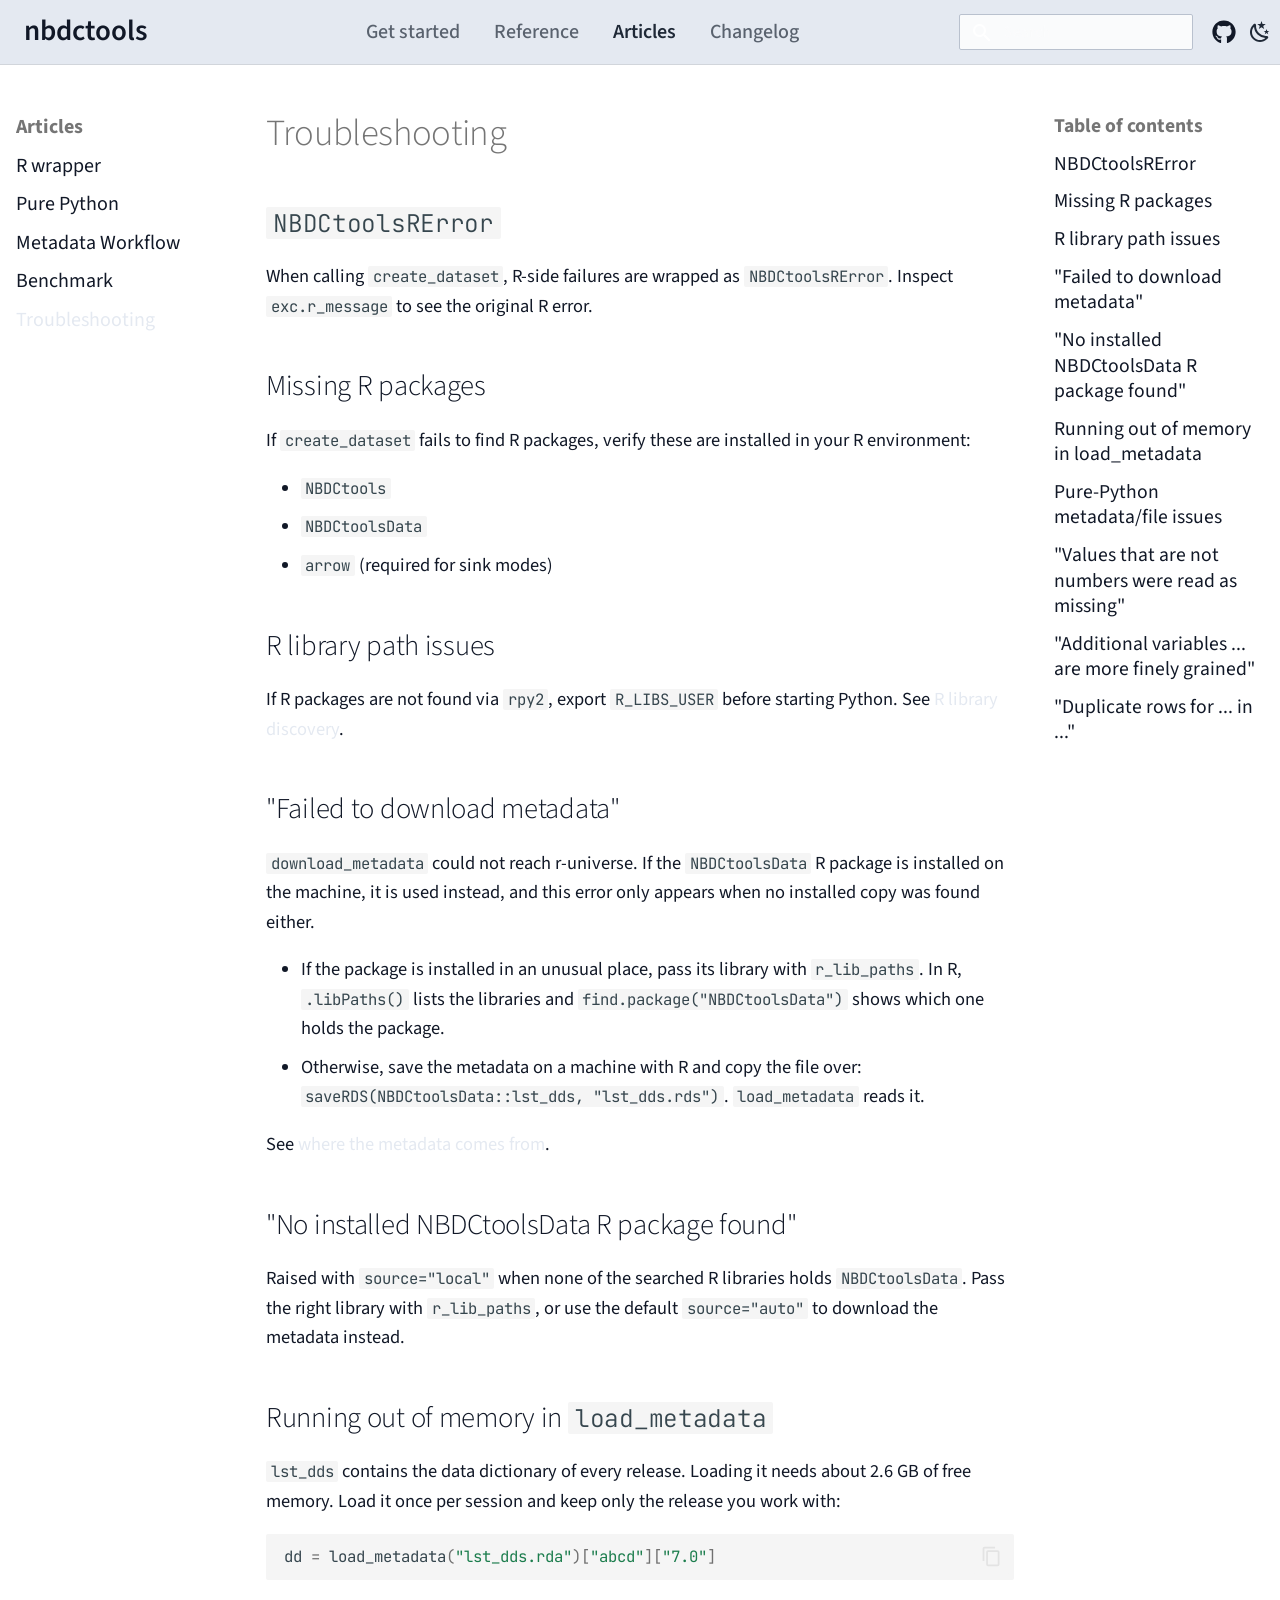
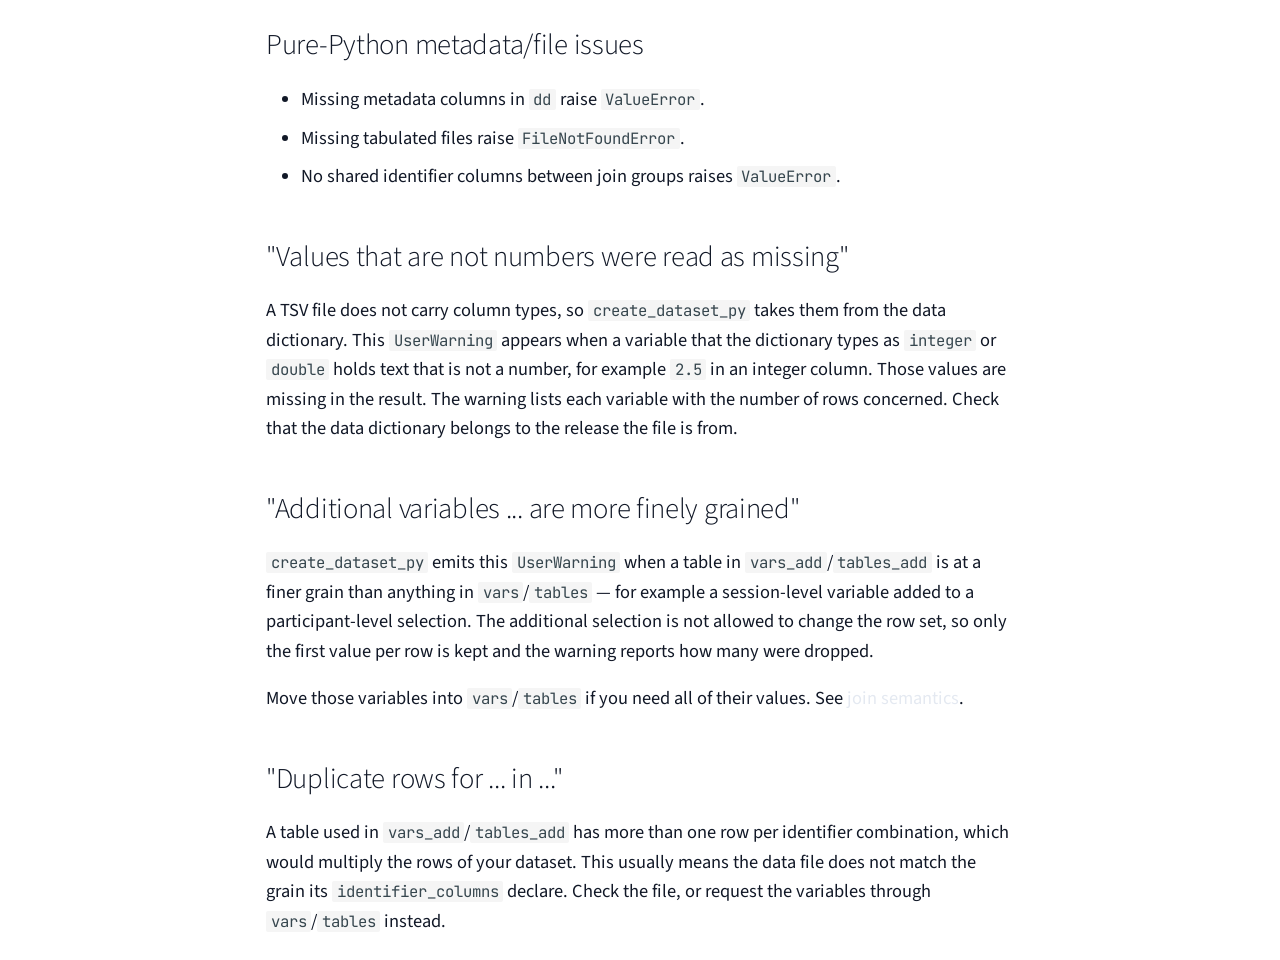
<file: guide/troubleshooting/index.html>
<!doctype html>
<html lang="en" class="no-js">
  <head>
    
      <meta charset="utf-8">
      <meta name="viewport" content="width=device-width,initial-scale=1">
      
        <meta name="description" content="Python version of NBDCtools, a collection of tools for working with NBDC data.">
      
      
      
        <link rel="canonical" href="https://software.nbdc-datahub.org/nbdctools-py/guide/troubleshooting/">
      
      
        <link rel="prev" href="../benchmark/">
      
      
        <link rel="next" href="../../changelog/">
      
      
        
      
      
      <link rel="icon" href="../../assets/images/favicon.png">
      <meta name="generator" content="mkdocs-1.6.1, mkdocs-material-9.7.6">
    
    
      
        <title>Troubleshooting - nbdctools</title>
      
    
    
      <link rel="stylesheet" href="../../assets/stylesheets/main.484c7ddc.min.css">
      
        
        <link rel="stylesheet" href="../../assets/stylesheets/palette.ab4e12ef.min.css">
      
      


    
    
      
    
    
      
        
        
        <link rel="preconnect" href="https://fonts.gstatic.com" crossorigin>
        <link rel="stylesheet" href="https://fonts.googleapis.com/css?family=Source+Sans+3:300,300i,400,400i,700,700i%7CJetBrains+Mono:400,400i,700,700i&display=fallback">
        <style>:root{--md-text-font:"Source Sans 3";--md-code-font:"JetBrains Mono"}</style>
      
    
    
      <link rel="stylesheet" href="../../assets/_mkdocstrings.css">
    
      <link rel="stylesheet" href="../../stylesheets/pkgdown.css">
    
    <script>__md_scope=new URL("../..",location),__md_hash=e=>[...e].reduce(((e,_)=>(e<<5)-e+_.charCodeAt(0)),0),__md_get=(e,_=localStorage,t=__md_scope)=>JSON.parse(_.getItem(t.pathname+"."+e)),__md_set=(e,_,t=localStorage,a=__md_scope)=>{try{t.setItem(a.pathname+"."+e,JSON.stringify(_))}catch(e){}}</script>
    
      

    
    
  </head>
  
  
    
    
      
    
    
    
    
    <body dir="ltr" data-md-color-scheme="default" data-md-color-primary="custom" data-md-color-accent="custom">
  
    
    <input class="md-toggle" data-md-toggle="drawer" type="checkbox" id="__drawer" autocomplete="off">
    <input class="md-toggle" data-md-toggle="search" type="checkbox" id="__search" autocomplete="off">
    <label class="md-overlay" for="__drawer"></label>
    <div data-md-component="skip">
      
        
        <a href="#troubleshooting" class="md-skip">
          Skip to content
        </a>
      
    </div>
    <div data-md-component="announce">
      
    </div>
    
    
      

  

<header class="md-header md-header--shadow md-header--lifted" data-md-component="header">
  <nav class="md-header__inner md-grid" aria-label="Header">
    <a href="../.." title="nbdctools" class="md-header__button md-logo" aria-label="nbdctools" data-md-component="logo">
      
  
  <svg xmlns="http://www.w3.org/2000/svg" viewBox="0 0 24 24"><path d="M12 8a3 3 0 0 0 3-3 3 3 0 0 0-3-3 3 3 0 0 0-3 3 3 3 0 0 0 3 3m0 3.54C9.64 9.35 6.5 8 3 8v11c3.5 0 6.64 1.35 9 3.54 2.36-2.19 5.5-3.54 9-3.54V8c-3.5 0-6.64 1.35-9 3.54"/></svg>

    </a>
    <label class="md-header__button md-icon" for="__drawer">
      
      <svg xmlns="http://www.w3.org/2000/svg" viewBox="0 0 24 24"><path d="M3 6h18v2H3zm0 5h18v2H3zm0 5h18v2H3z"/></svg>
    </label>
    <div class="md-header__title" data-md-component="header-title">
      <div class="md-header__ellipsis">
        <div class="md-header__topic">
          <span class="md-ellipsis">
            nbdctools
          </span>
        </div>
        <div class="md-header__topic" data-md-component="header-topic">
          <span class="md-ellipsis">
            
              Troubleshooting
            
          </span>
        </div>
      </div>
    </div>
    
      
        <form class="md-header__option" data-md-component="palette">
  
    
    
    
    <input class="md-option" data-md-color-media="(prefers-color-scheme: light)" data-md-color-scheme="default" data-md-color-primary="custom" data-md-color-accent="custom"  aria-label="Switch to dark mode"  type="radio" name="__palette" id="__palette_0">
    
      <label class="md-header__button md-icon" title="Switch to dark mode" for="__palette_1" hidden>
        <svg xmlns="http://www.w3.org/2000/svg" viewBox="0 0 24 24"><path d="m17.75 4.09-2.53 1.94.91 3.06-2.63-1.81-2.63 1.81.91-3.06-2.53-1.94L12.44 4l1.06-3 1.06 3zm3.5 6.91-1.64 1.25.59 1.98-1.7-1.17-1.7 1.17.59-1.98L15.75 11l2.06-.05L18.5 9l.69 1.95zm-2.28 4.95c.83-.08 1.72 1.1 1.19 1.85-.32.45-.66.87-1.08 1.27C15.17 23 8.84 23 4.94 19.07c-3.91-3.9-3.91-10.24 0-14.14.4-.4.82-.76 1.27-1.08.75-.53 1.93.36 1.85 1.19-.27 2.86.69 5.83 2.89 8.02a9.96 9.96 0 0 0 8.02 2.89m-1.64 2.02a12.08 12.08 0 0 1-7.8-3.47c-2.17-2.19-3.33-5-3.49-7.82-2.81 3.14-2.7 7.96.31 10.98 3.02 3.01 7.84 3.12 10.98.31"/></svg>
      </label>
    
  
    
    
    
    <input class="md-option" data-md-color-media="(prefers-color-scheme: dark)" data-md-color-scheme="slate" data-md-color-primary="custom" data-md-color-accent="custom"  aria-label="Switch to light mode"  type="radio" name="__palette" id="__palette_1">
    
      <label class="md-header__button md-icon" title="Switch to light mode" for="__palette_0" hidden>
        <svg xmlns="http://www.w3.org/2000/svg" viewBox="0 0 24 24"><path d="M12 7a5 5 0 0 1 5 5 5 5 0 0 1-5 5 5 5 0 0 1-5-5 5 5 0 0 1 5-5m0 2a3 3 0 0 0-3 3 3 3 0 0 0 3 3 3 3 0 0 0 3-3 3 3 0 0 0-3-3m0-7 2.39 3.42C13.65 5.15 12.84 5 12 5s-1.65.15-2.39.42zM3.34 7l4.16-.35A7.2 7.2 0 0 0 5.94 8.5c-.44.74-.69 1.5-.83 2.29zm.02 10 1.76-3.77a7.131 7.131 0 0 0 2.38 4.14zM20.65 7l-1.77 3.79a7.02 7.02 0 0 0-2.38-4.15zm-.01 10-4.14.36c.59-.51 1.12-1.14 1.54-1.86.42-.73.69-1.5.83-2.29zM12 22l-2.41-3.44c.74.27 1.55.44 2.41.44.82 0 1.63-.17 2.37-.44z"/></svg>
      </label>
    
  
</form>
      
    
    
      <script>var palette=__md_get("__palette");if(palette&&palette.color){if("(prefers-color-scheme)"===palette.color.media){var media=matchMedia("(prefers-color-scheme: light)"),input=document.querySelector(media.matches?"[data-md-color-media='(prefers-color-scheme: light)']":"[data-md-color-media='(prefers-color-scheme: dark)']");palette.color.media=input.getAttribute("data-md-color-media"),palette.color.scheme=input.getAttribute("data-md-color-scheme"),palette.color.primary=input.getAttribute("data-md-color-primary"),palette.color.accent=input.getAttribute("data-md-color-accent")}for(var[key,value]of Object.entries(palette.color))document.body.setAttribute("data-md-color-"+key,value)}</script>
    
    
    
      
      
        <label class="md-header__button md-icon" for="__search">
          
          <svg xmlns="http://www.w3.org/2000/svg" viewBox="0 0 24 24"><path d="M9.5 3A6.5 6.5 0 0 1 16 9.5c0 1.61-.59 3.09-1.56 4.23l.27.27h.79l5 5-1.5 1.5-5-5v-.79l-.27-.27A6.52 6.52 0 0 1 9.5 16 6.5 6.5 0 0 1 3 9.5 6.5 6.5 0 0 1 9.5 3m0 2C7 5 5 7 5 9.5S7 14 9.5 14 14 12 14 9.5 12 5 9.5 5"/></svg>
        </label>
        <div class="md-search" data-md-component="search" role="dialog">
  <label class="md-search__overlay" for="__search"></label>
  <div class="md-search__inner" role="search">
    <form class="md-search__form" name="search">
      <input type="text" class="md-search__input" name="query" aria-label="Search" placeholder="Search" autocapitalize="off" autocorrect="off" autocomplete="off" spellcheck="false" data-md-component="search-query" required>
      <label class="md-search__icon md-icon" for="__search">
        
        <svg xmlns="http://www.w3.org/2000/svg" viewBox="0 0 24 24"><path d="M9.5 3A6.5 6.5 0 0 1 16 9.5c0 1.61-.59 3.09-1.56 4.23l.27.27h.79l5 5-1.5 1.5-5-5v-.79l-.27-.27A6.52 6.52 0 0 1 9.5 16 6.5 6.5 0 0 1 3 9.5 6.5 6.5 0 0 1 9.5 3m0 2C7 5 5 7 5 9.5S7 14 9.5 14 14 12 14 9.5 12 5 9.5 5"/></svg>
        
        <svg xmlns="http://www.w3.org/2000/svg" viewBox="0 0 24 24"><path d="M20 11v2H8l5.5 5.5-1.42 1.42L4.16 12l7.92-7.92L13.5 5.5 8 11z"/></svg>
      </label>
      <nav class="md-search__options" aria-label="Search">
        
        <button type="reset" class="md-search__icon md-icon" title="Clear" aria-label="Clear" tabindex="-1">
          
          <svg xmlns="http://www.w3.org/2000/svg" viewBox="0 0 24 24"><path d="M19 6.41 17.59 5 12 10.59 6.41 5 5 6.41 10.59 12 5 17.59 6.41 19 12 13.41 17.59 19 19 17.59 13.41 12z"/></svg>
        </button>
      </nav>
      
        <div class="md-search__suggest" data-md-component="search-suggest"></div>
      
    </form>
    <div class="md-search__output">
      <div class="md-search__scrollwrap" tabindex="0" data-md-scrollfix>
        <div class="md-search-result" data-md-component="search-result">
          <div class="md-search-result__meta">
            Initializing search
          </div>
          <ol class="md-search-result__list" role="presentation"></ol>
        </div>
      </div>
    </div>
  </div>
</div>
      
    
    
      <div class="md-header__source">
        <a href="https://github.com/nbdc-datahub/nbdctools-py" title="Go to repository" class="md-source" data-md-component="source">
  <div class="md-source__icon md-icon">
    
    <svg xmlns="http://www.w3.org/2000/svg" viewBox="0 0 512 512"><!--! Font Awesome Free 7.1.0 by @fontawesome - https://fontawesome.com License - https://fontawesome.com/license/free (Icons: CC BY 4.0, Fonts: SIL OFL 1.1, Code: MIT License) Copyright 2025 Fonticons, Inc.--><path d="M173.9 397.4c0 2-2.3 3.6-5.2 3.6-3.3.3-5.6-1.3-5.6-3.6 0-2 2.3-3.6 5.2-3.6 3-.3 5.6 1.3 5.6 3.6m-31.1-4.5c-.7 2 1.3 4.3 4.3 4.9 2.6 1 5.6 0 6.2-2s-1.3-4.3-4.3-5.2c-2.6-.7-5.5.3-6.2 2.3m44.2-1.7c-2.9.7-4.9 2.6-4.6 4.9.3 2 2.9 3.3 5.9 2.6 2.9-.7 4.9-2.6 4.6-4.6-.3-1.9-3-3.2-5.9-2.9M252.8 8C114.1 8 8 113.3 8 252c0 110.9 69.8 205.8 169.5 239.2 12.8 2.3 17.3-5.6 17.3-12.1 0-6.2-.3-40.4-.3-61.4 0 0-70 15-84.7-29.8 0 0-11.4-29.1-27.8-36.6 0 0-22.9-15.7 1.6-15.4 0 0 24.9 2 38.6 25.8 21.9 38.6 58.6 27.5 72.9 20.9 2.3-16 8.8-27.1 16-33.7-55.9-6.2-112.3-14.3-112.3-110.5 0-27.5 7.6-41.3 23.6-58.9-2.6-6.5-11.1-33.3 2.6-67.9 20.9-6.5 69 27 69 27 20-5.6 41.5-8.5 62.8-8.5s42.8 2.9 62.8 8.5c0 0 48.1-33.6 69-27 13.7 34.7 5.2 61.4 2.6 67.9 16 17.7 25.8 31.5 25.8 58.9 0 96.5-58.9 104.2-114.8 110.5 9.2 7.9 17 22.9 17 46.4 0 33.7-.3 75.4-.3 83.6 0 6.5 4.6 14.4 17.3 12.1C436.2 457.8 504 362.9 504 252 504 113.3 391.5 8 252.8 8M105.2 352.9c-1.3 1-1 3.3.7 5.2 1.6 1.6 3.9 2.3 5.2 1 1.3-1 1-3.3-.7-5.2-1.6-1.6-3.9-2.3-5.2-1m-10.8-8.1c-.7 1.3.3 2.9 2.3 3.9 1.6 1 3.6.7 4.3-.7.7-1.3-.3-2.9-2.3-3.9-2-.6-3.6-.3-4.3.7m32.4 35.6c-1.6 1.3-1 4.3 1.3 6.2 2.3 2.3 5.2 2.6 6.5 1 1.3-1.3.7-4.3-1.3-6.2-2.2-2.3-5.2-2.6-6.5-1m-11.4-14.7c-1.6 1-1.6 3.6 0 5.9s4.3 3.3 5.6 2.3c1.6-1.3 1.6-3.9 0-6.2-1.4-2.3-4-3.3-5.6-2"/></svg>
  </div>
  <div class="md-source__repository">
    nbdc-datahub/nbdctools-py
  </div>
</a>
      </div>
    
  </nav>
  
    
      
<nav class="md-tabs" aria-label="Tabs" data-md-component="tabs">
  <div class="md-grid">
    <ul class="md-tabs__list">
      
        
  
  
  
  
    
    
      <li class="md-tabs__item">
        <a href="../.." class="md-tabs__link">
          
  
  
    
  
  Get started

        </a>
      </li>
    
  

      
        
  
  
  
  
    <li class="md-tabs__item">
      <a href="../../api/reference/" class="md-tabs__link">
        
  
  
    
  
  Reference

      </a>
    </li>
  

      
        
  
  
  
    
  
  
    
    
      <li class="md-tabs__item md-tabs__item--active">
        <a href="../r_wrapper/" class="md-tabs__link">
          
  
  
    
  
  Articles

        </a>
      </li>
    
  

      
        
  
  
  
  
    <li class="md-tabs__item">
      <a href="../../changelog/" class="md-tabs__link">
        
  
  
    
  
  Changelog

      </a>
    </li>
  

      
    </ul>
  </div>
</nav>
    
  
</header>
    
    <div class="md-container" data-md-component="container">
      
      
        
      
      <main class="md-main" data-md-component="main">
        <div class="md-main__inner md-grid">
          
            
              
              <div class="md-sidebar md-sidebar--primary" data-md-component="sidebar" data-md-type="navigation" >
                <div class="md-sidebar__scrollwrap">
                  <div class="md-sidebar__inner">
                    


  


<nav class="md-nav md-nav--primary md-nav--lifted" aria-label="Navigation" data-md-level="0">
  <label class="md-nav__title" for="__drawer">
    <a href="../.." title="nbdctools" class="md-nav__button md-logo" aria-label="nbdctools" data-md-component="logo">
      
  
  <svg xmlns="http://www.w3.org/2000/svg" viewBox="0 0 24 24"><path d="M12 8a3 3 0 0 0 3-3 3 3 0 0 0-3-3 3 3 0 0 0-3 3 3 3 0 0 0 3 3m0 3.54C9.64 9.35 6.5 8 3 8v11c3.5 0 6.64 1.35 9 3.54 2.36-2.19 5.5-3.54 9-3.54V8c-3.5 0-6.64 1.35-9 3.54"/></svg>

    </a>
    nbdctools
  </label>
  
    <div class="md-nav__source">
      <a href="https://github.com/nbdc-datahub/nbdctools-py" title="Go to repository" class="md-source" data-md-component="source">
  <div class="md-source__icon md-icon">
    
    <svg xmlns="http://www.w3.org/2000/svg" viewBox="0 0 512 512"><!--! Font Awesome Free 7.1.0 by @fontawesome - https://fontawesome.com License - https://fontawesome.com/license/free (Icons: CC BY 4.0, Fonts: SIL OFL 1.1, Code: MIT License) Copyright 2025 Fonticons, Inc.--><path d="M173.9 397.4c0 2-2.3 3.6-5.2 3.6-3.3.3-5.6-1.3-5.6-3.6 0-2 2.3-3.6 5.2-3.6 3-.3 5.6 1.3 5.6 3.6m-31.1-4.5c-.7 2 1.3 4.3 4.3 4.9 2.6 1 5.6 0 6.2-2s-1.3-4.3-4.3-5.2c-2.6-.7-5.5.3-6.2 2.3m44.2-1.7c-2.9.7-4.9 2.6-4.6 4.9.3 2 2.9 3.3 5.9 2.6 2.9-.7 4.9-2.6 4.6-4.6-.3-1.9-3-3.2-5.9-2.9M252.8 8C114.1 8 8 113.3 8 252c0 110.9 69.8 205.8 169.5 239.2 12.8 2.3 17.3-5.6 17.3-12.1 0-6.2-.3-40.4-.3-61.4 0 0-70 15-84.7-29.8 0 0-11.4-29.1-27.8-36.6 0 0-22.9-15.7 1.6-15.4 0 0 24.9 2 38.6 25.8 21.9 38.6 58.6 27.5 72.9 20.9 2.3-16 8.8-27.1 16-33.7-55.9-6.2-112.3-14.3-112.3-110.5 0-27.5 7.6-41.3 23.6-58.9-2.6-6.5-11.1-33.3 2.6-67.9 20.9-6.5 69 27 69 27 20-5.6 41.5-8.5 62.8-8.5s42.8 2.9 62.8 8.5c0 0 48.1-33.6 69-27 13.7 34.7 5.2 61.4 2.6 67.9 16 17.7 25.8 31.5 25.8 58.9 0 96.5-58.9 104.2-114.8 110.5 9.2 7.9 17 22.9 17 46.4 0 33.7-.3 75.4-.3 83.6 0 6.5 4.6 14.4 17.3 12.1C436.2 457.8 504 362.9 504 252 504 113.3 391.5 8 252.8 8M105.2 352.9c-1.3 1-1 3.3.7 5.2 1.6 1.6 3.9 2.3 5.2 1 1.3-1 1-3.3-.7-5.2-1.6-1.6-3.9-2.3-5.2-1m-10.8-8.1c-.7 1.3.3 2.9 2.3 3.9 1.6 1 3.6.7 4.3-.7.7-1.3-.3-2.9-2.3-3.9-2-.6-3.6-.3-4.3.7m32.4 35.6c-1.6 1.3-1 4.3 1.3 6.2 2.3 2.3 5.2 2.6 6.5 1 1.3-1.3.7-4.3-1.3-6.2-2.2-2.3-5.2-2.6-6.5-1m-11.4-14.7c-1.6 1-1.6 3.6 0 5.9s4.3 3.3 5.6 2.3c1.6-1.3 1.6-3.9 0-6.2-1.4-2.3-4-3.3-5.6-2"/></svg>
  </div>
  <div class="md-source__repository">
    nbdc-datahub/nbdctools-py
  </div>
</a>
    </div>
  
  <ul class="md-nav__list" data-md-scrollfix>
    
      
      
  
  
  
  
    
    
      
        
          
        
      
        
      
        
      
    
    
    
      
      
    
    
    <li class="md-nav__item md-nav__item--nested">
      
        
        
        <input class="md-nav__toggle md-toggle " type="checkbox" id="__nav_1" >
        
          
          <div class="md-nav__link md-nav__container">
            <a href="../.." class="md-nav__link ">
              
  
  
  <span class="md-ellipsis">
    
  
    Get started
  

    
  </span>
  
  

            </a>
            
              
              <label class="md-nav__link " for="__nav_1" id="__nav_1_label" tabindex="0">
                <span class="md-nav__icon md-icon"></span>
              </label>
            
          </div>
        
        <nav class="md-nav" data-md-level="1" aria-labelledby="__nav_1_label" aria-expanded="false">
          <label class="md-nav__title" for="__nav_1">
            <span class="md-nav__icon md-icon"></span>
            
  
    Get started
  

          </label>
          <ul class="md-nav__list" data-md-scrollfix>
            
              
            
              
                
  
  
  
  
    <li class="md-nav__item">
      <a href="../../installation/" class="md-nav__link">
        
  
  
  <span class="md-ellipsis">
    
  
    Installation
  

    
  </span>
  
  

      </a>
    </li>
  

              
            
              
                
  
  
  
  
    <li class="md-nav__item">
      <a href="../../quickstart/" class="md-nav__link">
        
  
  
  <span class="md-ellipsis">
    
  
    Quickstart
  

    
  </span>
  
  

      </a>
    </li>
  

              
            
          </ul>
        </nav>
      
    </li>
  

    
      
      
  
  
  
  
    <li class="md-nav__item">
      <a href="../../api/reference/" class="md-nav__link">
        
  
  
  <span class="md-ellipsis">
    
  
    Reference
  

    
  </span>
  
  

      </a>
    </li>
  

    
      
      
  
  
    
  
  
  
    
    
      
        
      
        
      
        
      
        
      
        
      
    
    
    
      
        
        
      
      
    
    
    <li class="md-nav__item md-nav__item--active md-nav__item--section md-nav__item--nested">
      
        
        
        <input class="md-nav__toggle md-toggle " type="checkbox" id="__nav_3" checked>
        
          
          <label class="md-nav__link" for="__nav_3" id="__nav_3_label" tabindex="">
            
  
  
  <span class="md-ellipsis">
    
  
    Articles
  

    
  </span>
  
  

            <span class="md-nav__icon md-icon"></span>
          </label>
        
        <nav class="md-nav" data-md-level="1" aria-labelledby="__nav_3_label" aria-expanded="true">
          <label class="md-nav__title" for="__nav_3">
            <span class="md-nav__icon md-icon"></span>
            
  
    Articles
  

          </label>
          <ul class="md-nav__list" data-md-scrollfix>
            
              
                
  
  
  
  
    <li class="md-nav__item">
      <a href="../r_wrapper/" class="md-nav__link">
        
  
  
  <span class="md-ellipsis">
    
  
    R wrapper
  

    
  </span>
  
  

      </a>
    </li>
  

              
            
              
                
  
  
  
  
    <li class="md-nav__item">
      <a href="../pure_python/" class="md-nav__link">
        
  
  
  <span class="md-ellipsis">
    
  
    Pure Python
  

    
  </span>
  
  

      </a>
    </li>
  

              
            
              
                
  
  
  
  
    <li class="md-nav__item">
      <a href="../metadata/" class="md-nav__link">
        
  
  
  <span class="md-ellipsis">
    
  
    Metadata Workflow
  

    
  </span>
  
  

      </a>
    </li>
  

              
            
              
                
  
  
  
  
    <li class="md-nav__item">
      <a href="../benchmark/" class="md-nav__link">
        
  
  
  <span class="md-ellipsis">
    
  
    Benchmark
  

    
  </span>
  
  

      </a>
    </li>
  

              
            
              
                
  
  
    
  
  
  
    <li class="md-nav__item md-nav__item--active">
      
      <input class="md-nav__toggle md-toggle" type="checkbox" id="__toc">
      
      
        
      
      
        <label class="md-nav__link md-nav__link--active" for="__toc">
          
  
  
  <span class="md-ellipsis">
    
  
    Troubleshooting
  

    
  </span>
  
  

          <span class="md-nav__icon md-icon"></span>
        </label>
      
      <a href="./" class="md-nav__link md-nav__link--active">
        
  
  
  <span class="md-ellipsis">
    
  
    Troubleshooting
  

    
  </span>
  
  

      </a>
      
        

<nav class="md-nav md-nav--secondary" aria-label="Table of contents">
  
  
  
    
  
  
    <label class="md-nav__title" for="__toc">
      <span class="md-nav__icon md-icon"></span>
      Table of contents
    </label>
    <ul class="md-nav__list" data-md-component="toc" data-md-scrollfix>
      
        <li class="md-nav__item">
  <a href="#nbdctoolsrerror" class="md-nav__link">
    <span class="md-ellipsis">
      
        NBDCtoolsRError
      
    </span>
  </a>
  
</li>
      
        <li class="md-nav__item">
  <a href="#missing-r-packages" class="md-nav__link">
    <span class="md-ellipsis">
      
        Missing R packages
      
    </span>
  </a>
  
</li>
      
        <li class="md-nav__item">
  <a href="#r-library-path-issues" class="md-nav__link">
    <span class="md-ellipsis">
      
        R library path issues
      
    </span>
  </a>
  
</li>
      
        <li class="md-nav__item">
  <a href="#failed-to-download-metadata" class="md-nav__link">
    <span class="md-ellipsis">
      
        "Failed to download metadata"
      
    </span>
  </a>
  
</li>
      
        <li class="md-nav__item">
  <a href="#no-installed-nbdctoolsdata-r-package-found" class="md-nav__link">
    <span class="md-ellipsis">
      
        "No installed NBDCtoolsData R package found"
      
    </span>
  </a>
  
</li>
      
        <li class="md-nav__item">
  <a href="#running-out-of-memory-in-load_metadata" class="md-nav__link">
    <span class="md-ellipsis">
      
        Running out of memory in load_metadata
      
    </span>
  </a>
  
</li>
      
        <li class="md-nav__item">
  <a href="#pure-python-metadatafile-issues" class="md-nav__link">
    <span class="md-ellipsis">
      
        Pure-Python metadata/file issues
      
    </span>
  </a>
  
</li>
      
        <li class="md-nav__item">
  <a href="#values-that-are-not-numbers-were-read-as-missing" class="md-nav__link">
    <span class="md-ellipsis">
      
        "Values that are not numbers were read as missing"
      
    </span>
  </a>
  
</li>
      
        <li class="md-nav__item">
  <a href="#additional-variables-are-more-finely-grained" class="md-nav__link">
    <span class="md-ellipsis">
      
        "Additional variables ... are more finely grained"
      
    </span>
  </a>
  
</li>
      
        <li class="md-nav__item">
  <a href="#duplicate-rows-for-in" class="md-nav__link">
    <span class="md-ellipsis">
      
        "Duplicate rows for ... in ..."
      
    </span>
  </a>
  
</li>
      
    </ul>
  
</nav>
      
    </li>
  

              
            
          </ul>
        </nav>
      
    </li>
  

    
      
      
  
  
  
  
    <li class="md-nav__item">
      <a href="../../changelog/" class="md-nav__link">
        
  
  
  <span class="md-ellipsis">
    
  
    Changelog
  

    
  </span>
  
  

      </a>
    </li>
  

    
  </ul>
</nav>
                  </div>
                </div>
              </div>
            
            
              
              <div class="md-sidebar md-sidebar--secondary" data-md-component="sidebar" data-md-type="toc" >
                <div class="md-sidebar__scrollwrap">
                  <div class="md-sidebar__inner">
                    

<nav class="md-nav md-nav--secondary" aria-label="Table of contents">
  
  
  
    
  
  
    <label class="md-nav__title" for="__toc">
      <span class="md-nav__icon md-icon"></span>
      Table of contents
    </label>
    <ul class="md-nav__list" data-md-component="toc" data-md-scrollfix>
      
        <li class="md-nav__item">
  <a href="#nbdctoolsrerror" class="md-nav__link">
    <span class="md-ellipsis">
      
        NBDCtoolsRError
      
    </span>
  </a>
  
</li>
      
        <li class="md-nav__item">
  <a href="#missing-r-packages" class="md-nav__link">
    <span class="md-ellipsis">
      
        Missing R packages
      
    </span>
  </a>
  
</li>
      
        <li class="md-nav__item">
  <a href="#r-library-path-issues" class="md-nav__link">
    <span class="md-ellipsis">
      
        R library path issues
      
    </span>
  </a>
  
</li>
      
        <li class="md-nav__item">
  <a href="#failed-to-download-metadata" class="md-nav__link">
    <span class="md-ellipsis">
      
        "Failed to download metadata"
      
    </span>
  </a>
  
</li>
      
        <li class="md-nav__item">
  <a href="#no-installed-nbdctoolsdata-r-package-found" class="md-nav__link">
    <span class="md-ellipsis">
      
        "No installed NBDCtoolsData R package found"
      
    </span>
  </a>
  
</li>
      
        <li class="md-nav__item">
  <a href="#running-out-of-memory-in-load_metadata" class="md-nav__link">
    <span class="md-ellipsis">
      
        Running out of memory in load_metadata
      
    </span>
  </a>
  
</li>
      
        <li class="md-nav__item">
  <a href="#pure-python-metadatafile-issues" class="md-nav__link">
    <span class="md-ellipsis">
      
        Pure-Python metadata/file issues
      
    </span>
  </a>
  
</li>
      
        <li class="md-nav__item">
  <a href="#values-that-are-not-numbers-were-read-as-missing" class="md-nav__link">
    <span class="md-ellipsis">
      
        "Values that are not numbers were read as missing"
      
    </span>
  </a>
  
</li>
      
        <li class="md-nav__item">
  <a href="#additional-variables-are-more-finely-grained" class="md-nav__link">
    <span class="md-ellipsis">
      
        "Additional variables ... are more finely grained"
      
    </span>
  </a>
  
</li>
      
        <li class="md-nav__item">
  <a href="#duplicate-rows-for-in" class="md-nav__link">
    <span class="md-ellipsis">
      
        "Duplicate rows for ... in ..."
      
    </span>
  </a>
  
</li>
      
    </ul>
  
</nav>
                  </div>
                </div>
              </div>
            
          
          
            <div class="md-content" data-md-component="content">
              
              <article class="md-content__inner md-typeset">
                
                  


  
  


<h1 id="troubleshooting">Troubleshooting<a class="headerlink" href="#troubleshooting" title="Permanent link">&para;</a></h1>
<h2 id="nbdctoolsrerror"><code>NBDCtoolsRError</code><a class="headerlink" href="#nbdctoolsrerror" title="Permanent link">&para;</a></h2>
<p>When calling <code>create_dataset</code>, R-side failures are wrapped as <code>NBDCtoolsRError</code>.
Inspect <code>exc.r_message</code> to see the original R error.</p>
<h2 id="missing-r-packages">Missing R packages<a class="headerlink" href="#missing-r-packages" title="Permanent link">&para;</a></h2>
<p>If <code>create_dataset</code> fails to find R packages, verify these are installed in your R environment:</p>
<ul>
<li><code>NBDCtools</code></li>
<li><code>NBDCtoolsData</code></li>
<li><code>arrow</code> (required for sink modes)</li>
</ul>
<h2 id="r-library-path-issues">R library path issues<a class="headerlink" href="#r-library-path-issues" title="Permanent link">&para;</a></h2>
<p>If R packages are not found via <code>rpy2</code>, export <code>R_LIBS_USER</code> before starting Python. See
<a href="../../installation/#r-library-discovery-r_libs_user">R library discovery</a>.</p>
<h2 id="failed-to-download-metadata">"Failed to download metadata"<a class="headerlink" href="#failed-to-download-metadata" title="Permanent link">&para;</a></h2>
<p><code>download_metadata</code> could not reach r-universe. If the <code>NBDCtoolsData</code> R package is
installed on the machine, it is used instead, and this error only appears when no installed
copy was found either.</p>
<ul>
<li>If the package is installed in an unusual place, pass its library with <code>r_lib_paths</code>.
  In R, <code>.libPaths()</code> lists the libraries and <code>find.package("NBDCtoolsData")</code> shows which
  one holds the package.</li>
<li>Otherwise, save the metadata on a machine with R and copy the file over:
  <code>saveRDS(NBDCtoolsData::lst_dds, "lst_dds.rds")</code>. <code>load_metadata</code> reads it.</li>
</ul>
<p>See <a href="../metadata/#where-the-metadata-comes-from">where the metadata comes from</a>.</p>
<h2 id="no-installed-nbdctoolsdata-r-package-found">"No installed NBDCtoolsData R package found"<a class="headerlink" href="#no-installed-nbdctoolsdata-r-package-found" title="Permanent link">&para;</a></h2>
<p>Raised with <code>source="local"</code> when none of the searched R libraries holds <code>NBDCtoolsData</code>.
Pass the right library with <code>r_lib_paths</code>, or use the default <code>source="auto"</code> to download
the metadata instead.</p>
<h2 id="running-out-of-memory-in-load_metadata">Running out of memory in <code>load_metadata</code><a class="headerlink" href="#running-out-of-memory-in-load_metadata" title="Permanent link">&para;</a></h2>
<p><code>lst_dds</code> contains the data dictionary of every release. Loading it needs about 2.6 GB of
free memory. Load it once per session and keep only the release you work with:</p>
<div class="highlight"><pre><span></span><code><span class="n">dd</span> <span class="o">=</span> <span class="n">load_metadata</span><span class="p">(</span><span class="s2">&quot;lst_dds.rda&quot;</span><span class="p">)[</span><span class="s2">&quot;abcd&quot;</span><span class="p">][</span><span class="s2">&quot;7.0&quot;</span><span class="p">]</span>
</code></pre></div>
<h2 id="pure-python-metadatafile-issues">Pure-Python metadata/file issues<a class="headerlink" href="#pure-python-metadatafile-issues" title="Permanent link">&para;</a></h2>
<ul>
<li>Missing metadata columns in <code>dd</code> raise <code>ValueError</code>.</li>
<li>Missing tabulated files raise <code>FileNotFoundError</code>.</li>
<li>No shared identifier columns between join groups raises <code>ValueError</code>.</li>
</ul>
<h2 id="values-that-are-not-numbers-were-read-as-missing">"Values that are not numbers were read as missing"<a class="headerlink" href="#values-that-are-not-numbers-were-read-as-missing" title="Permanent link">&para;</a></h2>
<p>A TSV file does not carry column types, so <code>create_dataset_py</code> takes them from the data
dictionary. This <code>UserWarning</code> appears when a variable that the dictionary types as
<code>integer</code> or <code>double</code> holds text that is not a number, for example <code>2.5</code> in an integer
column. Those values are missing in the result. The warning lists each variable with the
number of rows concerned. Check that the data dictionary belongs to the release the file
is from.</p>
<h2 id="additional-variables-are-more-finely-grained">"Additional variables ... are more finely grained"<a class="headerlink" href="#additional-variables-are-more-finely-grained" title="Permanent link">&para;</a></h2>
<p><code>create_dataset_py</code> emits this <code>UserWarning</code> when a table in
<code>vars_add</code>/<code>tables_add</code> is at a finer grain than anything in <code>vars</code>/<code>tables</code> —
for example a session-level variable added to a participant-level selection.
The additional selection is not allowed to change the row set, so only the
first value per row is kept and the warning reports how many were dropped.</p>
<p>Move those variables into <code>vars</code>/<code>tables</code> if you need all of their values. See
<a href="../pure_python/#join-semantics">join semantics</a>.</p>
<h2 id="duplicate-rows-for-in">"Duplicate rows for ... in ..."<a class="headerlink" href="#duplicate-rows-for-in" title="Permanent link">&para;</a></h2>
<p>A table used in <code>vars_add</code>/<code>tables_add</code> has more than one row per identifier
combination, which would multiply the rows of your dataset. This usually means
the data file does not match the grain its <code>identifier_columns</code> declare. Check
the file, or request the variables through <code>vars</code>/<code>tables</code> instead.</p>












                
              </article>
            </div>
          
          
<script>var target=document.getElementById(location.hash.slice(1));target&&target.name&&(target.checked=target.name.startsWith("__tabbed_"))</script>
        </div>
        
      </main>
      
        <footer class="md-footer">
  
  <div class="md-footer-meta md-typeset">
    <div class="md-footer-meta__inner md-grid">
      <div class="md-copyright">
  
  
</div>
      
    </div>
  </div>
</footer>
      
    </div>
    <div class="md-dialog" data-md-component="dialog">
      <div class="md-dialog__inner md-typeset"></div>
    </div>
    
    
    
      
      
      <script id="__config" type="application/json">{"annotate": null, "base": "../..", "features": ["navigation.tabs", "navigation.tabs.sticky", "navigation.indexes", "content.code.copy", "search.suggest", "search.highlight"], "search": "../../assets/javascripts/workers/search.2c215733.min.js", "tags": null, "translations": {"clipboard.copied": "Copied to clipboard", "clipboard.copy": "Copy to clipboard", "search.result.more.one": "1 more on this page", "search.result.more.other": "# more on this page", "search.result.none": "No matching documents", "search.result.one": "1 matching document", "search.result.other": "# matching documents", "search.result.placeholder": "Type to start searching", "search.result.term.missing": "Missing", "select.version": "Select version"}, "version": null}</script>
    
    
      <script src="../../assets/javascripts/bundle.79ae519e.min.js"></script>
      
        <script src="../../javascripts/header-home-link.js"></script>
      
    
  </body>
</html>
</file>
<file: assets/_mkdocstrings.css>
/* Avoid breaking parameter names, etc. in table cells. */
.doc-contents td code {
  word-break: normal !important;
}

/* No line break before first paragraph of descriptions. */
.doc-md-description,
.doc-md-description>p:first-child {
  display: inline;
}

/* No text transformation from Material for MkDocs for H5 headings. */
.md-typeset h5 .doc-object-name {
  text-transform: none;
}

/* Max width for docstring sections tables. */
.doc .md-typeset__table,
.doc .md-typeset__table table {
  display: table !important;
  width: 100%;
}

.doc .md-typeset__table tr {
  display: table-row;
}

/* Defaults in Spacy table style. */
.doc-param-default,
.doc-type_param-default {
  float: right;
}

/* Parameter headings must be inline, not blocks. */
.doc-heading-parameter,
.doc-heading-type_parameter {
  display: inline;
}

/* Default font size for parameter headings. */
.md-typeset .doc-heading-parameter {
  font-size: inherit;
}

/* Prefer space on the right, not the left of parameter permalinks. */
.doc-heading-parameter .headerlink,
.doc-heading-type_parameter .headerlink {
  margin-left: 0 !important;
  margin-right: 0.2rem;
}

/* Backward-compatibility: docstring section titles in bold. */
.doc-section-title {
  font-weight: bold;
}

/* Backlinks crumb separator. */
.doc-backlink-crumb {
  display: inline-flex;
  gap: .2rem;
  white-space: nowrap;
  align-items: center;
  vertical-align: middle;
}
.doc-backlink-crumb:not(:first-child)::before {
  background-color: var(--md-default-fg-color--lighter);
  content: "";
  display: inline;
  height: 1rem;
  --md-path-icon: url('data:image/svg+xml;charset=utf-8,<svg xmlns="http://www.w3.org/2000/svg" viewBox="0 0 24 24"><path d="M8.59 16.58 13.17 12 8.59 7.41 10 6l6 6-6 6z"/></svg>');
  -webkit-mask-image: var(--md-path-icon);
  mask-image: var(--md-path-icon);
  width: 1rem;
}
.doc-backlink-crumb.last {
  font-weight: bold;
}

/* Symbols in Navigation and ToC. */
:root, :host,
[data-md-color-scheme="default"] {
  --doc-symbol-parameter-fg-color: #df50af;
  --doc-symbol-type_parameter-fg-color: #df50af;
  --doc-symbol-attribute-fg-color: #953800;
  --doc-symbol-function-fg-color: #8250df;
  --doc-symbol-method-fg-color: #8250df;
  --doc-symbol-class-fg-color: #0550ae;
  --doc-symbol-type_alias-fg-color: #0550ae;
  --doc-symbol-module-fg-color: #5cad0f;

  --doc-symbol-parameter-bg-color: #df50af1a;
  --doc-symbol-type_parameter-bg-color: #df50af1a;
  --doc-symbol-attribute-bg-color: #9538001a;
  --doc-symbol-function-bg-color: #8250df1a;
  --doc-symbol-method-bg-color: #8250df1a;
  --doc-symbol-class-bg-color: #0550ae1a;
  --doc-symbol-type_alias-bg-color: #0550ae1a;
  --doc-symbol-module-bg-color: #5cad0f1a;
}

[data-md-color-scheme="slate"] {
  --doc-symbol-parameter-fg-color: #ffa8cc;
  --doc-symbol-type_parameter-fg-color: #ffa8cc;
  --doc-symbol-attribute-fg-color: #ffa657;
  --doc-symbol-function-fg-color: #d2a8ff;
  --doc-symbol-method-fg-color: #d2a8ff;
  --doc-symbol-class-fg-color: #79c0ff;
  --doc-symbol-type_alias-fg-color: #79c0ff;
  --doc-symbol-module-fg-color: #baff79;

  --doc-symbol-parameter-bg-color: #ffa8cc1a;
  --doc-symbol-type_parameter-bg-color: #ffa8cc1a;
  --doc-symbol-attribute-bg-color: #ffa6571a;
  --doc-symbol-function-bg-color: #d2a8ff1a;
  --doc-symbol-method-bg-color: #d2a8ff1a;
  --doc-symbol-class-bg-color: #79c0ff1a;
  --doc-symbol-type_alias-bg-color: #79c0ff1a;
  --doc-symbol-module-bg-color: #baff791a;
}

code.doc-symbol {
  border-radius: .1rem;
  font-size: .85em;
  padding: 0 .3em;
  font-weight: bold;
}

code.doc-symbol-parameter,
a code.doc-symbol-parameter {
  color: var(--doc-symbol-parameter-fg-color);
  background-color: var(--doc-symbol-parameter-bg-color);
}

code.doc-symbol-parameter::after {
  content: "param";
}

code.doc-symbol-type_parameter,
a code.doc-symbol-type_parameter {
  color: var(--doc-symbol-type_parameter-fg-color);
  background-color: var(--doc-symbol-type_parameter-bg-color);
}

code.doc-symbol-type_parameter::after {
  content: "type-param";
}

code.doc-symbol-attribute,
a code.doc-symbol-attribute {
  color: var(--doc-symbol-attribute-fg-color);
  background-color: var(--doc-symbol-attribute-bg-color);
}

code.doc-symbol-attribute::after {
  content: "attr";
}

code.doc-symbol-function,
a code.doc-symbol-function {
  color: var(--doc-symbol-function-fg-color);
  background-color: var(--doc-symbol-function-bg-color);
}

code.doc-symbol-function::after {
  content: "func";
}

code.doc-symbol-method,
a code.doc-symbol-method {
  color: var(--doc-symbol-method-fg-color);
  background-color: var(--doc-symbol-method-bg-color);
}

code.doc-symbol-method::after {
  content: "meth";
}

code.doc-symbol-class,
a code.doc-symbol-class {
  color: var(--doc-symbol-class-fg-color);
  background-color: var(--doc-symbol-class-bg-color);
}

code.doc-symbol-class::after {
  content: "class";
}


code.doc-symbol-type_alias,
a code.doc-symbol-type_alias {
  color: var(--doc-symbol-type_alias-fg-color);
  background-color: var(--doc-symbol-type_alias-bg-color);
}

code.doc-symbol-type_alias::after {
  content: "type";
}

code.doc-symbol-module,
a code.doc-symbol-module {
  color: var(--doc-symbol-module-fg-color);
  background-color: var(--doc-symbol-module-bg-color);
}

code.doc-symbol-module::after {
  content: "mod";
}

.doc-signature .autorefs {
  color: inherit;
  border-bottom: 1px dotted currentcolor;
}

/* Source code blocks (admonitions). */
:root {
  --md-admonition-icon--mkdocstrings-source: url('data:image/svg+xml;charset=utf-8,<svg xmlns="http://www.w3.org/2000/svg" viewBox="0 0 24 24"><path d="M15.22 4.97a.75.75 0 0 1 1.06 0l6.5 6.5a.75.75 0 0 1 0 1.06l-6.5 6.5a.749.749 0 0 1-1.275-.326.75.75 0 0 1 .215-.734L21.19 12l-5.97-5.97a.75.75 0 0 1 0-1.06m-6.44 0a.75.75 0 0 1 0 1.06L2.81 12l5.97 5.97a.749.749 0 0 1-.326 1.275.75.75 0 0 1-.734-.215l-6.5-6.5a.75.75 0 0 1 0-1.06l6.5-6.5a.75.75 0 0 1 1.06 0"/></svg>')
}
.md-typeset .admonition.mkdocstrings-source,
.md-typeset details.mkdocstrings-source {
  border: none;
  padding: 0;
}
.md-typeset .admonition.mkdocstrings-source:focus-within,
.md-typeset details.mkdocstrings-source:focus-within {
  box-shadow: none;
}
.md-typeset .mkdocstrings-source > .admonition-title,
.md-typeset .mkdocstrings-source > summary {
  background-color: inherit;
}
.md-typeset .mkdocstrings-source > .admonition-title::before,
.md-typeset .mkdocstrings-source > summary::before {
  background-color: var(--md-default-fg-color);
  -webkit-mask-image: var(--md-admonition-icon--mkdocstrings-source);
          mask-image: var(--md-admonition-icon--mkdocstrings-source);
}
</file>
<file: stylesheets/pkgdown.css>
:root {
  --md-primary-fg-color: #e4e9f1;
  --md-primary-fg-color--light: #edf2f8;
  --md-primary-fg-color--dark: #d5dde9;
  --md-accent-fg-color: #2f6db2;
  --pkg-text: #111827;
  --pkg-muted: #4b5563;
  --pkg-link: #1f5fbf;
  --pkg-border: #d1d5db;
  --pkg-bg: #f8fafc;
  --pkg-header-height: 3.2rem;
}

body {
  color: var(--pkg-text);
  background: #ffffff;
}

.md-typeset {
  font-size: 0.92rem;
}

.md-header {
  box-shadow: none;
  border-bottom: 1px solid var(--pkg-border);
}

.md-header,
.md-tabs {
  background: var(--md-primary-fg-color);
}

.md-header__inner {
  height: var(--pkg-header-height);
}

.md-header__button.md-logo {
  display: none !important;
}

.md-header__topic,
.md-tabs__link,
.md-tabs__item,
.md-header__button,
.md-header__title {
  color: #1f2937;
}

.md-tabs__link {
  font-size: 1rem;
  font-weight: 500;
}

.pkg-home-link {
  color: #111827;
  text-decoration: none;
  font-weight: 600;
  font-size: 1.45rem;
  line-height: 1.15;
  display: inline-flex;
  align-items: center;
}

.pkg-home-link:hover {
  color: #111827;
  opacity: 0.88;
}

.md-header__source .md-source__repository,
.md-header__source .md-source__facts {
  display: none;
}

.md-header__source {
  width: auto !important;
  min-width: 0 !important;
  padding-left: 0.25rem;
  padding-right: 0.25rem;
}

.md-header__source .md-source {
  width: auto !important;
  min-width: 0 !important;
  display: inline-flex;
  align-items: center;
}

.md-header__source .md-source__icon {
  margin: 0;
  color: #111827;
  opacity: 1;
}

.md-header__inner > .md-header__source {
  order: 30;
}

.md-header__inner > .md-header__option {
  order: 31;
}

.md-search__form {
  background: rgba(255, 255, 255, 0.8);
  border: 1px solid #b9c1ce;
}

.md-main {
  background: #ffffff;
}

.md-footer-meta {
  display: none;
}

.md-main__inner {
  margin-top: 1.25rem;
}

.md-grid {
  max-width: 88rem;
}

.md-content {
  max-width: none;
}

.pkgdown-home {
  display: grid;
  grid-template-columns: minmax(0, 2.8fr) minmax(240px, 1fr);
  gap: 2.5rem;
  align-items: start;
}

.pkgdown-home h1 {
  font-size: clamp(1.9rem, 3vw, 2.75rem);
  line-height: 1.1;
  letter-spacing: -0.02em;
  margin: 0 0 1.5rem 0;
}

.pkgdown-home .intro {
  border-top: 1px solid var(--pkg-border);
  padding-top: 1.25rem;
}

.pkgdown-home main p,
.pkgdown-home main li {
  font-size: 1.05rem;
  line-height: 1.55;
  color: var(--pkg-text);
}

.pkgdown-home a {
  color: var(--pkg-link);
}

.pkgdown-sidebar section {
  margin-bottom: 1.65rem;
}

.pkgdown-sidebar h2 {
  font-size: 1.15rem;
  margin: 0 0 0.75rem 0;
}

.pkgdown-sidebar h3 {
  font-size: 0.9rem;
  margin: 0 0 0.35rem 0;
}

.pkgdown-sidebar p,
.pkgdown-sidebar li {
  font-size: 0.84rem;
  color: var(--pkg-muted);
  margin: 0.15rem 0;
}

.md-sidebar .md-nav__link,
.md-sidebar .md-nav__title {
  font-size: 1rem;
}

.md-sidebar--secondary .md-nav__link,
.md-sidebar--secondary .md-nav__title {
  font-size: 0.98rem;
}

.pkgdown-sidebar ul {
  margin: 0;
  padding-left: 1rem;
}

.pkgdown-sidebar .person {
  margin-bottom: 0.75rem;
}

.pkgdown-sidebar .person .role {
  color: #6b7280;
  font-size: 0.8rem;
}

@media (max-width: 1024px) {
  .pkgdown-home {
    grid-template-columns: 1fr;
    gap: 2rem;
  }
}

@media (min-width: 76.25em) {
  .md-header {
    position: sticky;
    top: 0;
    z-index: 4;
  }

  .md-tabs {
    position: absolute;
    top: 0;
    left: 17.5rem;
    right: 21.5rem;
    height: var(--pkg-header-height);
    border-bottom: 0;
    box-shadow: none;
    background: transparent;
    pointer-events: none;
  }

  .md-header__inner > .md-search {
    order: 29;
    margin-left: auto;
  }

  .md-header__title,
  .md-header__ellipsis,
  .md-header__topic {
    height: 100%;
    display: flex;
    align-items: center;
  }

  .md-header__inner > .md-header__source {
    order: 30;
    margin-left: 0.16rem;
  }

  .md-header__inner > .md-header__option {
    order: 31;
    margin-left: 0.08rem;
  }

  .md-header__source,
  .md-header__option {
    padding-left: 0 !important;
    padding-right: 0 !important;
  }

  .md-header__source .md-source,
  .md-header__option .md-header__button {
    margin: 0;
    padding: 0.18rem;
  }

  .md-tabs .md-grid {
    height: 100%;
    display: flex;
    align-items: center;
    pointer-events: none;
  }

  .md-tabs__list {
    height: auto;
    display: flex;
    align-items: center;
    flex-wrap: nowrap;
    gap: 0.5rem;
    margin-top: 0;
  }

  .md-tabs__item {
    height: auto;
    display: flex;
    align-items: center;
  }

  .md-tabs__link {
    margin-top: 0 !important;
    height: auto;
    padding-top: 0.35rem;
    padding-bottom: 0.35rem;
    display: flex;
    align-items: center;
    line-height: 1;
    pointer-events: auto;
  }

  .md-tabs__item--active > .md-tabs__link {
    font-weight: 600;
  }
}

[data-md-color-scheme="slate"] {
  --md-primary-fg-color: #2b3240;
  --md-primary-fg-color--light: #364153;
  --md-primary-fg-color--dark: #242a35;
  --md-accent-fg-color: #8ab4ff;
  --pkg-text: #e5e7eb;
  --pkg-muted: #b8c2d1;
  --pkg-link: #8ab4ff;
  --pkg-border: #3e4a5f;
}

[data-md-color-scheme="slate"] body,
[data-md-color-scheme="slate"] .md-main {
  background: #111827;
}

[data-md-color-scheme="slate"] .md-footer-meta {
  display: none;
}

[data-md-color-scheme="slate"] .pkg-home-link,
[data-md-color-scheme="slate"] .md-header__topic,
[data-md-color-scheme="slate"] .md-tabs__link,
[data-md-color-scheme="slate"] .md-tabs__item,
[data-md-color-scheme="slate"] .md-header__button,
[data-md-color-scheme="slate"] .md-header__title {
  color: #e5e7eb;
}

[data-md-color-scheme="slate"] .md-header__source .md-source__icon {
  color: #e5e7eb;
}

[data-md-color-scheme="slate"] .md-search__form {
  background: rgba(28, 38, 54, 0.9);
  border: 1px solid #4a5870;
}
</file>
<file: assets/stylesheets/main.484c7ddc.min.css>
@charset "UTF-8";html{-webkit-text-size-adjust:none;-moz-text-size-adjust:none;text-size-adjust:none;box-sizing:border-box}*,:after,:before{box-sizing:inherit}@media (prefers-reduced-motion){*,:after,:before{transition:none!important}}body{margin:0}a,button,input,label{-webkit-tap-highlight-color:transparent}a{color:inherit;text-decoration:none}hr{border:0;box-sizing:initial;display:block;height:.05rem;overflow:visible;padding:0}small{font-size:80%}sub,sup{line-height:1em}img{border-style:none}table{border-collapse:initial;border-spacing:0}td,th{font-weight:400;vertical-align:top}button{background:#0000;border:0;font-family:inherit;font-size:inherit;margin:0;padding:0}input{border:0;outline:none}:root{--md-primary-fg-color:#4051b5;--md-primary-fg-color--light:#5d6cc0;--md-primary-fg-color--dark:#303fa1;--md-primary-bg-color:#fff;--md-primary-bg-color--light:#ffffffb3;--md-accent-fg-color:#526cfe;--md-accent-fg-color--transparent:#526cfe1a;--md-accent-bg-color:#fff;--md-accent-bg-color--light:#ffffffb3}[data-md-color-scheme=default]{color-scheme:light}[data-md-color-scheme=default] img[src$="#gh-dark-mode-only"],[data-md-color-scheme=default] img[src$="#only-dark"]{display:none}:root,[data-md-color-scheme=default]{--md-hue:225deg;--md-default-fg-color:#000000de;--md-default-fg-color--light:#0000008a;--md-default-fg-color--lighter:#00000052;--md-default-fg-color--lightest:#00000012;--md-default-bg-color:#fff;--md-default-bg-color--light:#ffffffb3;--md-default-bg-color--lighter:#ffffff4d;--md-default-bg-color--lightest:#ffffff1f;--md-code-fg-color:#36464e;--md-code-bg-color:#f5f5f5;--md-code-bg-color--light:#f5f5f5b3;--md-code-bg-color--lighter:#f5f5f54d;--md-code-hl-color:#4287ff;--md-code-hl-color--light:#4287ff1a;--md-code-hl-number-color:#d52a2a;--md-code-hl-special-color:#db1457;--md-code-hl-function-color:#a846b9;--md-code-hl-constant-color:#6e59d9;--md-code-hl-keyword-color:#3f6ec6;--md-code-hl-string-color:#1c7d4d;--md-code-hl-name-color:var(--md-code-fg-color);--md-code-hl-operator-color:var(--md-default-fg-color--light);--md-code-hl-punctuation-color:var(--md-default-fg-color--light);--md-code-hl-comment-color:var(--md-default-fg-color--light);--md-code-hl-generic-color:var(--md-default-fg-color--light);--md-code-hl-variable-color:var(--md-default-fg-color--light);--md-typeset-color:var(--md-default-fg-color);--md-typeset-a-color:var(--md-primary-fg-color);--md-typeset-del-color:#f5503d26;--md-typeset-ins-color:#0bd57026;--md-typeset-kbd-color:#fafafa;--md-typeset-kbd-accent-color:#fff;--md-typeset-kbd-border-color:#b8b8b8;--md-typeset-mark-color:#ffff0080;--md-typeset-table-color:#0000001f;--md-typeset-table-color--light:rgba(0,0,0,.035);--md-admonition-fg-color:var(--md-default-fg-color);--md-admonition-bg-color:var(--md-default-bg-color);--md-warning-fg-color:#000000de;--md-warning-bg-color:#ff9;--md-footer-fg-color:#fff;--md-footer-fg-color--light:#ffffffb3;--md-footer-fg-color--lighter:#ffffff73;--md-footer-bg-color:#000000de;--md-footer-bg-color--dark:#00000052;--md-shadow-z1:0 0.2rem 0.5rem #0000000d,0 0 0.05rem #0000001a;--md-shadow-z2:0 0.2rem 0.5rem #0000001a,0 0 0.05rem #00000040;--md-shadow-z3:0 0.2rem 0.5rem #0003,0 0 0.05rem #00000059}.md-icon svg{fill:currentcolor;display:block;height:1.2rem;width:1.2rem}body{-webkit-font-smoothing:antialiased;-moz-osx-font-smoothing:grayscale;--md-text-font-family:var(--md-text-font,_),-apple-system,BlinkMacSystemFont,Helvetica,Arial,sans-serif;--md-code-font-family:var(--md-code-font,_),SFMono-Regular,Consolas,Menlo,monospace}aside,body,input{font-feature-settings:"kern","liga";color:var(--md-typeset-color);font-family:var(--md-text-font-family)}code,kbd,pre{font-feature-settings:"kern";font-family:var(--md-code-font-family)}:root{--md-typeset-table-sort-icon:url('data:image/svg+xml;charset=utf-8,<svg xmlns="http://www.w3.org/2000/svg" viewBox="0 0 24 24"><path d="m18 21-4-4h3V7h-3l4-4 4 4h-3v10h3M2 19v-2h10v2M2 13v-2h7v2M2 7V5h4v2z"/></svg>');--md-typeset-table-sort-icon--asc:url('data:image/svg+xml;charset=utf-8,<svg xmlns="http://www.w3.org/2000/svg" viewBox="0 0 24 24"><path d="M19 17h3l-4 4-4-4h3V3h2M2 17h10v2H2M6 5v2H2V5m0 6h7v2H2z"/></svg>');--md-typeset-table-sort-icon--desc:url('data:image/svg+xml;charset=utf-8,<svg xmlns="http://www.w3.org/2000/svg" viewBox="0 0 24 24"><path d="M19 7h3l-4-4-4 4h3v14h2M2 17h10v2H2M6 5v2H2V5m0 6h7v2H2z"/></svg>')}.md-typeset{-webkit-print-color-adjust:exact;color-adjust:exact;font-size:.8rem;line-height:1.6;overflow-wrap:break-word}@media print{.md-typeset{font-size:.68rem}}.md-typeset blockquote,.md-typeset dl,.md-typeset figure,.md-typeset ol,.md-typeset pre,.md-typeset ul{margin-bottom:1em;margin-top:1em}.md-typeset h1{color:var(--md-default-fg-color--light);font-size:2em;line-height:1.3;margin:0 0 1.25em}.md-typeset h1,.md-typeset h2{font-weight:300;letter-spacing:-.01em}.md-typeset h2{font-size:1.5625em;line-height:1.4;margin:1.6em 0 .64em}.md-typeset h3{font-size:1.25em;font-weight:400;letter-spacing:-.01em;line-height:1.5;margin:1.6em 0 .8em}.md-typeset h2+h3{margin-top:.8em}.md-typeset h4{font-weight:700;letter-spacing:-.01em;margin:1em 0}.md-typeset h5,.md-typeset h6{color:var(--md-default-fg-color--light);font-size:.8em;font-weight:700;letter-spacing:-.01em;margin:1.25em 0}.md-typeset h5{text-transform:uppercase}.md-typeset h5 code{text-transform:none}.md-typeset hr{border-bottom:.05rem solid var(--md-default-fg-color--lightest);display:flow-root;margin:1.5em 0}.md-typeset a{color:var(--md-typeset-a-color);word-break:break-word}.md-typeset a,.md-typeset a:before{transition:color 125ms}.md-typeset a:focus,.md-typeset a:hover{color:var(--md-accent-fg-color)}.md-typeset a:focus code,.md-typeset a:hover code{background-color:var(--md-accent-fg-color--transparent);color:var(--md-accent-fg-color)}.md-typeset a code{color:var(--md-typeset-a-color)}.md-typeset a.focus-visible{outline-color:var(--md-accent-fg-color);outline-offset:.2rem}.md-typeset code,.md-typeset kbd,.md-typeset pre{color:var(--md-code-fg-color);direction:ltr;font-variant-ligatures:none;transition:background-color 125ms}@media print{.md-typeset code,.md-typeset kbd,.md-typeset pre{white-space:pre-wrap}}.md-typeset code{background-color:var(--md-code-bg-color);border-radius:.1rem;-webkit-box-decoration-break:clone;box-decoration-break:clone;font-size:.85em;padding:0 .2941176471em;transition:color 125ms,background-color 125ms;word-break:break-word}.md-typeset code:not(.focus-visible){-webkit-tap-highlight-color:transparent;outline:none}.md-typeset pre{display:flow-root;line-height:1.4;position:relative}.md-typeset pre>code{-webkit-box-decoration-break:slice;box-decoration-break:slice;box-shadow:none;display:block;margin:0;outline-color:var(--md-accent-fg-color);overflow:auto;padding:.7720588235em 1.1764705882em;scrollbar-color:var(--md-default-fg-color--lighter) #0000;scrollbar-width:thin;touch-action:auto;word-break:normal}.md-typeset pre>code:hover{scrollbar-color:var(--md-accent-fg-color) #0000}.md-typeset pre>code::-webkit-scrollbar{height:.2rem;width:.2rem}.md-typeset pre>code::-webkit-scrollbar-thumb{background-color:var(--md-default-fg-color--lighter)}.md-typeset pre>code::-webkit-scrollbar-thumb:hover{background-color:var(--md-accent-fg-color)}.md-typeset kbd{background-color:var(--md-typeset-kbd-color);border-radius:.1rem;box-shadow:0 .1rem 0 .05rem var(--md-typeset-kbd-border-color),0 .1rem 0 var(--md-typeset-kbd-border-color),0 -.1rem .2rem var(--md-typeset-kbd-accent-color) inset;color:var(--md-default-fg-color);display:inline-block;font-size:.75em;padding:0 .6666666667em;vertical-align:text-top;word-break:break-word}.md-typeset mark{background-color:var(--md-typeset-mark-color);-webkit-box-decoration-break:clone;box-decoration-break:clone;color:inherit;word-break:break-word}.md-typeset abbr{cursor:help;text-decoration:none}.md-typeset [data-preview],.md-typeset abbr{border-bottom:.05rem dotted var(--md-default-fg-color--light)}.md-typeset small{opacity:.75}[dir=ltr] .md-typeset sub,[dir=ltr] .md-typeset sup{margin-left:.078125em}[dir=rtl] .md-typeset sub,[dir=rtl] .md-typeset sup{margin-right:.078125em}[dir=ltr] .md-typeset blockquote{padding-left:.6rem}[dir=rtl] .md-typeset blockquote{padding-right:.6rem}[dir=ltr] .md-typeset blockquote{border-left:.2rem solid var(--md-default-fg-color--lighter)}[dir=rtl] .md-typeset blockquote{border-right:.2rem solid var(--md-default-fg-color--lighter)}.md-typeset blockquote{color:var(--md-default-fg-color--light);margin-left:0;margin-right:0}.md-typeset ul{list-style-type:disc}.md-typeset ul[type]{list-style-type:revert-layer}[dir=ltr] .md-typeset ol,[dir=ltr] .md-typeset ul{margin-left:.625em}[dir=rtl] .md-typeset ol,[dir=rtl] .md-typeset ul{margin-right:.625em}.md-typeset ol,.md-typeset ul{padding:0}.md-typeset ol:not([hidden]),.md-typeset ul:not([hidden]){display:flow-root}.md-typeset ol ol,.md-typeset ul ol{list-style-type:lower-alpha}.md-typeset ol ol ol,.md-typeset ul ol ol{list-style-type:lower-roman}.md-typeset ol ol ol ol,.md-typeset ul ol ol ol{list-style-type:upper-alpha}.md-typeset ol ol ol ol ol,.md-typeset ul ol ol ol ol{list-style-type:upper-roman}.md-typeset ol[type],.md-typeset ul[type]{list-style-type:revert-layer}[dir=ltr] .md-typeset ol li,[dir=ltr] .md-typeset ul li{margin-left:1.25em}[dir=rtl] .md-typeset ol li,[dir=rtl] .md-typeset ul li{margin-right:1.25em}.md-typeset ol li,.md-typeset ul li{margin-bottom:.5em}.md-typeset ol li blockquote,.md-typeset ol li p,.md-typeset ul li blockquote,.md-typeset ul li p{margin:.5em 0}.md-typeset ol li:last-child,.md-typeset ul li:last-child{margin-bottom:0}[dir=ltr] .md-typeset ol li ol,[dir=ltr] .md-typeset ol li ul,[dir=ltr] .md-typeset ul li ol,[dir=ltr] .md-typeset ul li ul{margin-left:.625em}[dir=rtl] .md-typeset ol li ol,[dir=rtl] .md-typeset ol li ul,[dir=rtl] .md-typeset ul li ol,[dir=rtl] .md-typeset ul li ul{margin-right:.625em}.md-typeset ol li ol,.md-typeset ol li ul,.md-typeset ul li ol,.md-typeset ul li ul{margin-bottom:.5em;margin-top:.5em}[dir=ltr] .md-typeset dd{margin-left:1.875em}[dir=rtl] .md-typeset dd{margin-right:1.875em}.md-typeset dd{margin-bottom:1.5em;margin-top:1em}.md-typeset img,.md-typeset svg,.md-typeset video{height:auto;max-width:100%}.md-typeset img[align=left]{margin:1em 1em 1em 0}.md-typeset img[align=right]{margin:1em 0 1em 1em}.md-typeset img[align]:only-child{margin-top:0}.md-typeset figure{display:flow-root;margin:1em auto;max-width:100%;text-align:center;width:fit-content}.md-typeset figure img{display:block;margin:0 auto}.md-typeset figcaption{font-style:italic;margin:1em auto;max-width:24rem}.md-typeset iframe{max-width:100%}.md-typeset table:not([class]){background-color:var(--md-default-bg-color);border:.05rem solid var(--md-typeset-table-color);border-radius:.1rem;display:inline-block;font-size:.64rem;max-width:100%;overflow:auto;touch-action:auto}@media print{.md-typeset table:not([class]){display:table}}.md-typeset table:not([class])+*{margin-top:1.5em}.md-typeset table:not([class]) td>:first-child,.md-typeset table:not([class]) th>:first-child{margin-top:0}.md-typeset table:not([class]) td>:last-child,.md-typeset table:not([class]) th>:last-child{margin-bottom:0}.md-typeset table:not([class]) td:not([align]),.md-typeset table:not([class]) th:not([align]){text-align:left}[dir=rtl] .md-typeset table:not([class]) td:not([align]),[dir=rtl] .md-typeset table:not([class]) th:not([align]){text-align:right}.md-typeset table:not([class]) th{font-weight:700;min-width:5rem;padding:.9375em 1.25em;vertical-align:top}.md-typeset table:not([class]) td{border-top:.05rem solid var(--md-typeset-table-color);padding:.9375em 1.25em;vertical-align:top}.md-typeset table:not([class]) tbody tr{transition:background-color 125ms}.md-typeset table:not([class]) tbody tr:hover{background-color:var(--md-typeset-table-color--light);box-shadow:0 .05rem 0 var(--md-default-bg-color) inset}.md-typeset table:not([class]) a{word-break:normal}.md-typeset table th[role=columnheader]{cursor:pointer}[dir=ltr] .md-typeset table th[role=columnheader]:after{margin-left:.5em}[dir=rtl] .md-typeset table th[role=columnheader]:after{margin-right:.5em}.md-typeset table th[role=columnheader]:after{content:"";display:inline-block;height:1.2em;-webkit-mask-image:var(--md-typeset-table-sort-icon);mask-image:var(--md-typeset-table-sort-icon);-webkit-mask-repeat:no-repeat;mask-repeat:no-repeat;-webkit-mask-size:contain;mask-size:contain;transition:background-color 125ms;vertical-align:text-bottom;width:1.2em}.md-typeset table th[role=columnheader]:hover:after{background-color:var(--md-default-fg-color--lighter)}.md-typeset table th[role=columnheader][aria-sort=ascending]:after{background-color:var(--md-default-fg-color--light);-webkit-mask-image:var(--md-typeset-table-sort-icon--asc);mask-image:var(--md-typeset-table-sort-icon--asc)}.md-typeset table th[role=columnheader][aria-sort=descending]:after{background-color:var(--md-default-fg-color--light);-webkit-mask-image:var(--md-typeset-table-sort-icon--desc);mask-image:var(--md-typeset-table-sort-icon--desc)}.md-typeset__scrollwrap{margin:1em -.8rem;overflow-x:auto;touch-action:auto}.md-typeset__table{display:inline-block;margin-bottom:.5em;padding:0 .8rem}@media print{.md-typeset__table{display:block}}html .md-typeset__table table{display:table;margin:0;overflow:hidden;width:100%}@media screen and (max-width:44.984375em){.md-content__inner>pre{margin:1em -.8rem}.md-content__inner>pre code{border-radius:0}}.md-typeset .md-author{border-radius:100%;display:block;flex-shrink:0;height:1.6rem;overflow:hidden;position:relative;transition:color 125ms,transform 125ms;width:1.6rem}.md-typeset .md-author img{display:block}.md-typeset .md-author--more{background:var(--md-default-fg-color--lightest);color:var(--md-default-fg-color--lighter);font-size:.6rem;font-weight:700;line-height:1.6rem;text-align:center}.md-typeset .md-author--long{height:2.4rem;width:2.4rem}.md-typeset a.md-author{transform:scale(1)}.md-typeset a.md-author img{border-radius:100%;filter:grayscale(100%) opacity(75%);transition:filter 125ms}.md-typeset a.md-author:focus,.md-typeset a.md-author:hover{transform:scale(1.1);z-index:1}.md-typeset a.md-author:focus img,.md-typeset a.md-author:hover img{filter:grayscale(0)}.md-banner{background-color:var(--md-footer-bg-color);color:var(--md-footer-fg-color);overflow:auto}@media print{.md-banner{display:none}}.md-banner--warning{background-color:var(--md-warning-bg-color);color:var(--md-warning-fg-color)}.md-banner__inner{font-size:.7rem;margin:.6rem auto;padding:0 .8rem}[dir=ltr] .md-banner__button{float:right}[dir=rtl] .md-banner__button{float:left}.md-banner__button{color:inherit;cursor:pointer;transition:opacity .25s}.no-js .md-banner__button{display:none}.md-banner__button:hover{opacity:.7}html{font-size:125%;height:100%;overflow-x:hidden}@media screen and (min-width:100em){html{font-size:137.5%}}@media screen and (min-width:125em){html{font-size:150%}}body{background-color:var(--md-default-bg-color);display:flex;flex-direction:column;font-size:.5rem;min-height:100%;position:relative;width:100%}@media print{body{display:block}}@media screen and (max-width:59.984375em){body[data-md-scrolllock]{position:fixed}}.md-grid{margin-left:auto;margin-right:auto;max-width:61rem}.md-container{display:flex;flex-direction:column;flex-grow:1}@media print{.md-container{display:block}}.md-main{flex-grow:1}.md-main__inner{display:flex;height:100%;margin-top:1.5rem}.md-ellipsis{overflow:hidden;text-overflow:ellipsis}.md-toggle{display:none}.md-option{height:0;opacity:0;position:absolute;width:0}.md-option:checked+label:not([hidden]){display:block}.md-option.focus-visible+label{outline-color:var(--md-accent-fg-color);outline-style:auto}.md-skip{background-color:var(--md-default-fg-color);border-radius:.1rem;color:var(--md-default-bg-color);font-size:.64rem;margin:.5rem;opacity:0;outline-color:var(--md-accent-fg-color);padding:.3rem .5rem;position:fixed;transform:translateY(.4rem);z-index:-1}.md-skip:focus{opacity:1;transform:translateY(0);transition:transform .25s cubic-bezier(.4,0,.2,1),opacity 175ms 75ms;z-index:10}@page{margin:25mm}:root{--md-clipboard-icon:url('data:image/svg+xml;charset=utf-8,<svg xmlns="http://www.w3.org/2000/svg" viewBox="0 0 24 24"><path d="M19 21H8V7h11m0-2H8a2 2 0 0 0-2 2v14a2 2 0 0 0 2 2h11a2 2 0 0 0 2-2V7a2 2 0 0 0-2-2m-3-4H4a2 2 0 0 0-2 2v14h2V3h12z"/></svg>')}.md-clipboard{border-radius:.1rem;color:var(--md-default-fg-color--lightest);cursor:pointer;height:1.5em;outline-color:var(--md-accent-fg-color);outline-offset:.1rem;transition:color .25s;width:1.5em;z-index:1}@media print{.md-clipboard{display:none}}.md-clipboard:not(.focus-visible){-webkit-tap-highlight-color:transparent;outline:none}:hover>.md-clipboard{color:var(--md-default-fg-color--light)}.md-clipboard:focus,.md-clipboard:hover{color:var(--md-accent-fg-color)}.md-clipboard:after{background-color:currentcolor;content:"";display:block;height:1.125em;margin:0 auto;-webkit-mask-image:var(--md-clipboard-icon);mask-image:var(--md-clipboard-icon);-webkit-mask-position:center;mask-position:center;-webkit-mask-repeat:no-repeat;mask-repeat:no-repeat;-webkit-mask-size:contain;mask-size:contain;width:1.125em}.md-clipboard--inline{cursor:pointer}.md-clipboard--inline code{transition:color .25s,background-color .25s}.md-clipboard--inline:focus code,.md-clipboard--inline:hover code{background-color:var(--md-accent-fg-color--transparent);color:var(--md-accent-fg-color)}:root{--md-code-select-icon:url('data:image/svg+xml;charset=utf-8,<svg xmlns="http://www.w3.org/2000/svg" viewBox="0 0 24 24"><path d="M19 19h-4v2h4c1.1 0 2-.9 2-2v-4h-2m0-12h-4v2h4v4h2V5c0-1.1-.9-2-2-2M5 5h4V3H5c-1.1 0-2 .9-2 2v4h2m0 6H3v4c0 1.1.9 2 2 2h4v-2H5zm2-4h2v2H7zm4 0h2v2h-2zm4 0h2v2h-2zM7 7h2v2H7zm4 0h2v2h-2zm4 0h2v2h-2zm-8 8h2v2H7zm4 0h2v2h-2zm4 0h2v2h-2z"/></svg>');--md-code-copy-icon:url('data:image/svg+xml;charset=utf-8,<svg xmlns="http://www.w3.org/2000/svg" viewBox="0 0 24 24"><path d="M19 21H8V7h11m0-2H8a2 2 0 0 0-2 2v14a2 2 0 0 0 2 2h11a2 2 0 0 0 2-2V7a2 2 0 0 0-2-2m-3-4H4a2 2 0 0 0-2 2v14h2V3h12z"/></svg>')}.md-typeset .md-code__content{display:grid}.md-code__nav{background-color:var(--md-code-bg-color--lighter);border-radius:.1rem;display:flex;gap:.2rem;padding:.2rem;position:absolute;right:.25em;top:.25em;transition:background-color .25s;z-index:1}:hover>.md-code__nav{background-color:var(--md-code-bg-color--light)}.md-code__button{color:var(--md-default-fg-color--lightest);cursor:pointer;display:block;height:1.5em;outline-color:var(--md-accent-fg-color);outline-offset:.1rem;transition:color .25s;width:1.5em}:hover>*>.md-code__button{color:var(--md-default-fg-color--light)}.md-code__button.focus-visible,.md-code__button:hover{color:var(--md-accent-fg-color)}.md-code__button--active{color:var(--md-default-fg-color)!important}.md-code__button:after{background-color:currentcolor;content:"";display:block;height:1.125em;margin:0 auto;-webkit-mask-position:center;mask-position:center;-webkit-mask-repeat:no-repeat;mask-repeat:no-repeat;-webkit-mask-size:contain;mask-size:contain;width:1.125em}.md-code__button[data-md-type=select]:after{-webkit-mask-image:var(--md-code-select-icon);mask-image:var(--md-code-select-icon)}.md-code__button[data-md-type=copy]:after{-webkit-mask-image:var(--md-code-copy-icon);mask-image:var(--md-code-copy-icon)}@keyframes consent{0%{opacity:0;transform:translateY(100%)}to{opacity:1;transform:translateY(0)}}@keyframes overlay{0%{opacity:0}to{opacity:1}}.md-consent__overlay{animation:overlay .25s both;-webkit-backdrop-filter:blur(.1rem);backdrop-filter:blur(.1rem);background-color:#0000008a;height:100%;opacity:1;position:fixed;top:0;width:100%;z-index:5}.md-consent__inner{animation:consent .5s cubic-bezier(.1,.7,.1,1) both;background-color:var(--md-default-bg-color);border:0;border-radius:.1rem;bottom:0;box-shadow:0 0 .2rem #0000001a,0 .2rem .4rem #0003;max-height:100%;overflow:auto;padding:0;position:fixed;width:100%;z-index:5}.md-consent__form{padding:.8rem}.md-consent__settings{display:none;margin:1em 0}input:checked+.md-consent__settings{display:block}.md-consent__controls{margin-bottom:.8rem}.md-typeset .md-consent__controls .md-button{display:inline}@media screen and (max-width:44.984375em){.md-typeset .md-consent__controls .md-button{display:block;margin-top:.4rem;text-align:center;width:100%}}.md-consent label{cursor:pointer}.md-content{flex-grow:1;min-width:0}.md-content__inner{margin:0 .8rem 1.2rem;padding-top:.6rem}@media screen and (min-width:76.25em){[dir=ltr] .md-sidebar--primary:not([hidden])~.md-content>.md-content__inner{margin-left:1.2rem}[dir=ltr] .md-sidebar--secondary:not([hidden])~.md-content>.md-content__inner,[dir=rtl] .md-sidebar--primary:not([hidden])~.md-content>.md-content__inner{margin-right:1.2rem}[dir=rtl] .md-sidebar--secondary:not([hidden])~.md-content>.md-content__inner{margin-left:1.2rem}}.md-content__inner:before{content:"";display:block;height:.4rem}.md-content__inner>:last-child{margin-bottom:0}[dir=ltr] .md-content__button{float:right}[dir=rtl] .md-content__button{float:left}[dir=ltr] .md-content__button{margin-left:.4rem}[dir=rtl] .md-content__button{margin-right:.4rem}.md-content__button{margin:.4rem 0;padding:0}@media print{.md-content__button{display:none}}.md-typeset .md-content__button{color:var(--md-default-fg-color--lighter)}.md-content__button svg{display:inline;vertical-align:top}[dir=rtl] .md-content__button svg{transform:scaleX(-1)}[dir=ltr] .md-dialog{right:.8rem}[dir=rtl] .md-dialog{left:.8rem}.md-dialog{background-color:var(--md-default-fg-color);border-radius:.1rem;bottom:.8rem;box-shadow:var(--md-shadow-z3);min-width:11.1rem;opacity:0;padding:.4rem .6rem;pointer-events:none;position:fixed;transform:translateY(100%);transition:transform 0ms .4s,opacity .4s;z-index:4}@media print{.md-dialog{display:none}}.md-dialog--active{opacity:1;pointer-events:auto;transform:translateY(0);transition:transform .4s cubic-bezier(.075,.85,.175,1),opacity .4s}.md-dialog__inner{color:var(--md-default-bg-color);font-size:.7rem}.md-feedback{margin:2em 0 1em;text-align:center}.md-feedback fieldset{border:none;margin:0;padding:0}.md-feedback__title{font-weight:700;margin:1em auto}.md-feedback__inner{position:relative}.md-feedback__list{display:flex;flex-wrap:wrap;place-content:baseline center;position:relative}.md-feedback__list:hover .md-icon:not(:disabled){color:var(--md-default-fg-color--lighter)}:disabled .md-feedback__list{min-height:1.8rem}.md-feedback__icon{color:var(--md-default-fg-color--light);cursor:pointer;flex-shrink:0;margin:0 .1rem;transition:color 125ms}.md-feedback__icon:not(:disabled).md-icon:hover{color:var(--md-accent-fg-color)}.md-feedback__icon:disabled{color:var(--md-default-fg-color--lightest);pointer-events:none}.md-feedback__note{opacity:0;position:relative;transform:translateY(.4rem);transition:transform .4s cubic-bezier(.1,.7,.1,1),opacity .15s}.md-feedback__note>*{margin:0 auto;max-width:16rem}:disabled .md-feedback__note{opacity:1;transform:translateY(0)}@media print{.md-feedback{display:none}}.md-footer{background-color:var(--md-footer-bg-color);color:var(--md-footer-fg-color)}@media print{.md-footer{display:none}}.md-footer__inner{justify-content:space-between;overflow:auto;padding:.2rem}.md-footer__inner:not([hidden]){display:flex}.md-footer__link{align-items:end;display:flex;flex-grow:0.01;margin-bottom:.4rem;margin-top:1rem;max-width:100%;outline-color:var(--md-accent-fg-color);overflow:hidden;transition:opacity .25s}.md-footer__link:focus,.md-footer__link:hover{opacity:.7}[dir=rtl] .md-footer__link svg{transform:scaleX(-1)}@media screen and (max-width:44.984375em){.md-footer__link--prev{flex-shrink:0}.md-footer__link--prev .md-footer__title{display:none}}[dir=ltr] .md-footer__link--next{margin-left:auto}[dir=rtl] .md-footer__link--next{margin-right:auto}.md-footer__link--next{text-align:right}[dir=rtl] .md-footer__link--next{text-align:left}.md-footer__title{flex-grow:1;font-size:.9rem;margin-bottom:.7rem;max-width:calc(100% - 2.4rem);padding:0 1rem;white-space:nowrap}.md-footer__button{margin:.2rem;padding:.4rem}.md-footer__direction{font-size:.64rem;opacity:.7}.md-footer-meta{background-color:var(--md-footer-bg-color--dark)}.md-footer-meta__inner{display:flex;flex-wrap:wrap;justify-content:space-between;padding:.2rem}html .md-footer-meta.md-typeset a{color:var(--md-footer-fg-color--light)}html .md-footer-meta.md-typeset a:focus,html .md-footer-meta.md-typeset a:hover{color:var(--md-footer-fg-color)}.md-copyright{color:var(--md-footer-fg-color--lighter);font-size:.64rem;margin:auto .6rem;padding:.4rem 0;width:100%}@media screen and (min-width:45em){.md-copyright{width:auto}}.md-copyright__highlight{color:var(--md-footer-fg-color--light)}.md-social{display:inline-flex;gap:.2rem;margin:0 .4rem;padding:.2rem 0 .6rem}@media screen and (min-width:45em){.md-social{padding:.6rem 0}}.md-social__link{display:inline-block;height:1.6rem;text-align:center;width:1.6rem}.md-social__link:before{line-height:1.9}.md-social__link svg{fill:currentcolor;max-height:.8rem;vertical-align:-25%}.md-typeset .md-button{border:.1rem solid;border-radius:.1rem;color:var(--md-primary-fg-color);cursor:pointer;display:inline-block;font-weight:700;padding:.625em 2em;transition:color 125ms,background-color 125ms,border-color 125ms}.md-typeset .md-button--primary{background-color:var(--md-primary-fg-color);border-color:var(--md-primary-fg-color);color:var(--md-primary-bg-color)}.md-typeset .md-button:focus,.md-typeset .md-button:hover{background-color:var(--md-accent-fg-color);border-color:var(--md-accent-fg-color);color:var(--md-accent-bg-color)}[dir=ltr] .md-typeset .md-input{border-top-left-radius:.1rem}[dir=ltr] .md-typeset .md-input,[dir=rtl] .md-typeset .md-input{border-top-right-radius:.1rem}[dir=rtl] .md-typeset .md-input{border-top-left-radius:.1rem}.md-typeset .md-input{border-bottom:.1rem solid var(--md-default-fg-color--lighter);box-shadow:var(--md-shadow-z1);font-size:.8rem;height:1.8rem;padding:0 .6rem;transition:border .25s,box-shadow .25s}.md-typeset .md-input:focus,.md-typeset .md-input:hover{border-bottom-color:var(--md-accent-fg-color);box-shadow:var(--md-shadow-z2)}.md-typeset .md-input--stretch{width:100%}.md-header{background-color:var(--md-primary-fg-color);box-shadow:0 0 .2rem #0000,0 .2rem .4rem #0000;color:var(--md-primary-bg-color);display:block;left:0;position:sticky;right:0;top:0;z-index:4}@media print{.md-header{display:none}}.md-header[hidden]{transform:translateY(-100%);transition:transform .25s cubic-bezier(.8,0,.6,1),box-shadow .25s}.md-header--shadow{box-shadow:0 0 .2rem #0000001a,0 .2rem .4rem #0003;transition:transform .25s cubic-bezier(.1,.7,.1,1),box-shadow .25s}.md-header__inner{align-items:center;display:flex;padding:0 .2rem}.md-header__button{color:currentcolor;cursor:pointer;margin:.2rem;outline-color:var(--md-accent-fg-color);padding:.4rem;position:relative;transition:opacity .25s;vertical-align:middle;z-index:1}.md-header__button:hover{opacity:.7}.md-header__button:not([hidden]){display:inline-block}.md-header__button:not(.focus-visible){-webkit-tap-highlight-color:transparent;outline:none}.md-header__button.md-logo{margin:.2rem;padding:.4rem}@media screen and (max-width:76.234375em){.md-header__button.md-logo{display:none}}.md-header__button.md-logo img,.md-header__button.md-logo svg{fill:currentcolor;display:block;height:1.2rem;width:auto}@media screen and (min-width:60em){.md-header__button[for=__search]{display:none}}.no-js .md-header__button[for=__search]{display:none}[dir=rtl] .md-header__button[for=__search] svg{transform:scaleX(-1)}@media screen and (min-width:76.25em){.md-header__button[for=__drawer]{display:none}}.md-header__topic{display:flex;max-width:100%;position:absolute;transition:transform .4s cubic-bezier(.1,.7,.1,1),opacity .15s;white-space:nowrap}.md-header__topic+.md-header__topic{opacity:0;pointer-events:none;transform:translateX(1.25rem);transition:transform .4s cubic-bezier(1,.7,.1,.1),opacity .15s;z-index:-1}[dir=rtl] .md-header__topic+.md-header__topic{transform:translateX(-1.25rem)}.md-header__topic:first-child{font-weight:700}[dir=ltr] .md-header__title{margin-left:1rem;margin-right:.4rem}[dir=rtl] .md-header__title{margin-left:.4rem;margin-right:1rem}.md-header__title{flex-grow:1;font-size:.9rem;height:2.4rem;line-height:2.4rem}.md-header__title--active .md-header__topic{opacity:0;pointer-events:none;transform:translateX(-1.25rem);transition:transform .4s cubic-bezier(1,.7,.1,.1),opacity .15s;z-index:-1}[dir=rtl] .md-header__title--active .md-header__topic{transform:translateX(1.25rem)}.md-header__title--active .md-header__topic+.md-header__topic{opacity:1;pointer-events:auto;transform:translateX(0);transition:transform .4s cubic-bezier(.1,.7,.1,1),opacity .15s;z-index:0}.md-header__title>.md-header__ellipsis{height:100%;position:relative;width:100%}.md-header__option{display:flex;flex-shrink:0;max-width:100%;transition:max-width 0ms .25s,opacity .25s .25s;white-space:nowrap}[data-md-toggle=search]:checked~.md-header .md-header__option{max-width:0;opacity:0;transition:max-width 0ms,opacity 0ms}.md-header__option>input{bottom:0}.md-header__source{display:none}@media screen and (min-width:60em){[dir=ltr] .md-header__source{margin-left:1rem}[dir=rtl] .md-header__source{margin-right:1rem}.md-header__source{display:block;max-width:11.7rem;width:11.7rem}}@media screen and (min-width:76.25em){[dir=ltr] .md-header__source{margin-left:1.4rem}[dir=rtl] .md-header__source{margin-right:1.4rem}}.md-meta{color:var(--md-default-fg-color--light);font-size:.7rem;line-height:1.3}.md-meta__list{display:inline-flex;flex-wrap:wrap;list-style:none;margin:0;padding:0}.md-meta__item:not(:last-child):after{content:"·";margin-left:.2rem;margin-right:.2rem}.md-meta__link{color:var(--md-typeset-a-color)}.md-meta__link:focus,.md-meta__link:hover{color:var(--md-accent-fg-color)}.md-draft{background-color:#ff1744;border-radius:.125em;color:#fff;display:inline-block;font-weight:700;padding-left:.5714285714em;padding-right:.5714285714em}:root{--md-nav-icon--prev:url('data:image/svg+xml;charset=utf-8,<svg xmlns="http://www.w3.org/2000/svg" viewBox="0 0 24 24"><path d="M20 11v2H8l5.5 5.5-1.42 1.42L4.16 12l7.92-7.92L13.5 5.5 8 11z"/></svg>');--md-nav-icon--next:url('data:image/svg+xml;charset=utf-8,<svg xmlns="http://www.w3.org/2000/svg" viewBox="0 0 24 24"><path d="M8.59 16.58 13.17 12 8.59 7.41 10 6l6 6-6 6z"/></svg>');--md-toc-icon:url('data:image/svg+xml;charset=utf-8,<svg xmlns="http://www.w3.org/2000/svg" viewBox="0 0 24 24"><path d="M3 9h14V7H3zm0 4h14v-2H3zm0 4h14v-2H3zm16 0h2v-2h-2zm0-10v2h2V7zm0 6h2v-2h-2z"/></svg>')}.md-nav{font-size:.7rem;line-height:1.3}.md-nav__title{color:var(--md-default-fg-color--light);display:block;font-weight:700;overflow:hidden;padding:0 .6rem;text-overflow:ellipsis}.md-nav__title .md-nav__button{display:none}.md-nav__title .md-nav__button img{height:100%;width:auto}.md-nav__title .md-nav__button.md-logo img,.md-nav__title .md-nav__button.md-logo svg{fill:currentcolor;display:block;height:2.4rem;max-width:100%;object-fit:contain;width:auto}.md-nav__list{list-style:none;margin:0;padding:0}.md-nav__link{align-items:flex-start;display:flex;gap:.4rem;margin-top:.625em;scroll-snap-align:start;transition:color 125ms}.md-nav__link--passed,.md-nav__link--passed code{color:var(--md-default-fg-color--light)}.md-nav__item .md-nav__link--active,.md-nav__item .md-nav__link--active code{color:var(--md-typeset-a-color)}.md-nav__link .md-ellipsis{position:relative}.md-nav__link .md-ellipsis code{word-break:normal}[dir=ltr] .md-nav__link .md-icon:last-child{margin-left:auto}[dir=rtl] .md-nav__link .md-icon:last-child{margin-right:auto}.md-nav__link .md-typeset{font-size:.7rem;line-height:1.3}.md-nav__link svg{fill:currentcolor;flex-shrink:0;height:1.3em;position:relative}.md-nav__link[for]:focus,.md-nav__link[for]:hover,.md-nav__link[href]:focus,.md-nav__link[href]:hover{color:var(--md-accent-fg-color);cursor:pointer}.md-nav__link[for]:focus code,.md-nav__link[for]:hover code,.md-nav__link[href]:focus code,.md-nav__link[href]:hover code{background-color:var(--md-accent-fg-color--transparent);color:var(--md-accent-fg-color)}.md-nav__link.focus-visible{outline-color:var(--md-accent-fg-color);outline-offset:.2rem}.md-nav--primary .md-nav__link[for=__toc]{display:none}.md-nav--primary .md-nav__link[for=__toc] .md-icon:after{background-color:currentcolor;display:block;height:100%;-webkit-mask-image:var(--md-toc-icon);mask-image:var(--md-toc-icon);width:100%}.md-nav--primary .md-nav__link[for=__toc]~.md-nav{display:none}.md-nav__container>.md-nav__link{margin-top:0}.md-nav__container>.md-nav__link:first-child{flex-grow:1;min-width:0}.md-nav__icon{flex-shrink:0}.md-nav__source{display:none}@media screen and (max-width:76.234375em){.md-nav--primary,.md-nav--primary .md-nav{background-color:var(--md-default-bg-color);display:flex;flex-direction:column;height:100%;left:0;position:absolute;right:0;top:0;z-index:1}.md-nav--primary .md-nav__item,.md-nav--primary .md-nav__title{font-size:.8rem;line-height:1.5}.md-nav--primary .md-nav__title{background-color:var(--md-default-fg-color--lightest);color:var(--md-default-fg-color--light);cursor:pointer;height:5.6rem;line-height:2.4rem;padding:3rem .8rem .2rem;position:relative;white-space:nowrap}[dir=ltr] .md-nav--primary .md-nav__title .md-nav__icon{left:.4rem}[dir=rtl] .md-nav--primary .md-nav__title .md-nav__icon{right:.4rem}.md-nav--primary .md-nav__title .md-nav__icon{display:block;height:1.2rem;margin:.2rem;position:absolute;top:.4rem;width:1.2rem}.md-nav--primary .md-nav__title .md-nav__icon:after{background-color:currentcolor;content:"";display:block;height:100%;-webkit-mask-image:var(--md-nav-icon--prev);mask-image:var(--md-nav-icon--prev);-webkit-mask-position:center;mask-position:center;-webkit-mask-repeat:no-repeat;mask-repeat:no-repeat;-webkit-mask-size:contain;mask-size:contain;width:100%}.md-nav--primary .md-nav__title~.md-nav__list{background-color:var(--md-default-bg-color);box-shadow:0 .05rem 0 var(--md-default-fg-color--lightest) inset;overflow-y:auto;scroll-snap-type:y mandatory;touch-action:pan-y}.md-nav--primary .md-nav__title~.md-nav__list>:first-child{border-top:0}.md-nav--primary .md-nav__title[for=__drawer]{background-color:var(--md-primary-fg-color);color:var(--md-primary-bg-color);font-weight:700}.md-nav--primary .md-nav__title .md-logo{display:block;left:.2rem;margin:.2rem;padding:.4rem;position:absolute;right:.2rem;top:.2rem}.md-nav--primary .md-nav__list{flex:1}.md-nav--primary .md-nav__item{border-top:.05rem solid var(--md-default-fg-color--lightest)}.md-nav--primary .md-nav__item--active>.md-nav__link{color:var(--md-typeset-a-color)}.md-nav--primary .md-nav__item--active>.md-nav__link:focus,.md-nav--primary .md-nav__item--active>.md-nav__link:hover{color:var(--md-accent-fg-color)}.md-nav--primary .md-nav__link{margin-top:0;padding:.6rem .8rem}.md-nav--primary .md-nav__link svg{margin-top:.1em}.md-nav--primary .md-nav__link>.md-nav__link{padding:0}[dir=ltr] .md-nav--primary .md-nav__link .md-nav__icon{margin-right:-.2rem}[dir=rtl] .md-nav--primary .md-nav__link .md-nav__icon{margin-left:-.2rem}.md-nav--primary .md-nav__link .md-nav__icon{font-size:1.2rem;height:1.2rem;width:1.2rem}.md-nav--primary .md-nav__link .md-nav__icon:after{background-color:currentcolor;content:"";display:block;height:100%;-webkit-mask-image:var(--md-nav-icon--next);mask-image:var(--md-nav-icon--next);-webkit-mask-position:center;mask-position:center;-webkit-mask-repeat:no-repeat;mask-repeat:no-repeat;-webkit-mask-size:contain;mask-size:contain;width:100%}[dir=rtl] .md-nav--primary .md-nav__icon:after{transform:scale(-1)}.md-nav--primary .md-nav--secondary .md-nav{background-color:initial;position:static}[dir=ltr] .md-nav--primary .md-nav--secondary .md-nav .md-nav__link{padding-left:1.4rem}[dir=rtl] .md-nav--primary .md-nav--secondary .md-nav .md-nav__link{padding-right:1.4rem}[dir=ltr] .md-nav--primary .md-nav--secondary .md-nav .md-nav .md-nav__link{padding-left:2rem}[dir=rtl] .md-nav--primary .md-nav--secondary .md-nav .md-nav .md-nav__link{padding-right:2rem}[dir=ltr] .md-nav--primary .md-nav--secondary .md-nav .md-nav .md-nav .md-nav__link{padding-left:2.6rem}[dir=rtl] .md-nav--primary .md-nav--secondary .md-nav .md-nav .md-nav .md-nav__link{padding-right:2.6rem}[dir=ltr] .md-nav--primary .md-nav--secondary .md-nav .md-nav .md-nav .md-nav .md-nav__link{padding-left:3.2rem}[dir=rtl] .md-nav--primary .md-nav--secondary .md-nav .md-nav .md-nav .md-nav .md-nav__link{padding-right:3.2rem}.md-nav--secondary{background-color:initial}.md-nav__toggle~.md-nav{display:flex;opacity:0;transform:translateX(100%);transition:transform .25s cubic-bezier(.8,0,.6,1),opacity 125ms 50ms}[dir=rtl] .md-nav__toggle~.md-nav{transform:translateX(-100%)}.md-nav__toggle:checked~.md-nav{opacity:1;transform:translateX(0);transition:transform .25s cubic-bezier(.4,0,.2,1),opacity 125ms 125ms}.md-nav__toggle:checked~.md-nav>.md-nav__list{backface-visibility:hidden}}@media screen and (max-width:59.984375em){.md-nav--primary .md-nav__link[for=__toc]{display:flex}.md-nav--primary .md-nav__link[for=__toc] .md-icon:after{content:""}.md-nav--primary .md-nav__link[for=__toc]+.md-nav__link{display:none}.md-nav--primary .md-nav__link[for=__toc]~.md-nav{display:flex}.md-nav__source{background-color:var(--md-primary-fg-color--dark);color:var(--md-primary-bg-color);display:block;padding:0 .2rem}}@media screen and (min-width:60em) and (max-width:76.234375em){.md-nav--integrated .md-nav__link[for=__toc]{display:flex}.md-nav--integrated .md-nav__link[for=__toc] .md-icon:after{content:""}.md-nav--integrated .md-nav__link[for=__toc]+.md-nav__link{display:none}.md-nav--integrated .md-nav__link[for=__toc]~.md-nav{display:flex}}@media screen and (min-width:60em){.md-nav{margin-bottom:-.4rem}.md-nav--secondary .md-nav__title{background:var(--md-default-bg-color);box-shadow:0 0 .4rem .4rem var(--md-default-bg-color);position:sticky;top:0;z-index:1}.md-nav--secondary .md-nav__title[for=__toc]{scroll-snap-align:start}.md-nav--secondary .md-nav__title .md-nav__icon{display:none}[dir=ltr] .md-nav--secondary .md-nav__list{padding-left:.6rem}[dir=rtl] .md-nav--secondary .md-nav__list{padding-right:.6rem}.md-nav--secondary .md-nav__list{padding-bottom:.4rem}[dir=ltr] .md-nav--secondary .md-nav__item>.md-nav__link{margin-right:.4rem}[dir=rtl] .md-nav--secondary .md-nav__item>.md-nav__link{margin-left:.4rem}}@media screen and (min-width:76.25em){.md-nav{margin-bottom:-.4rem;transition:max-height .25s cubic-bezier(.86,0,.07,1)}.md-nav--primary .md-nav__title{background:var(--md-default-bg-color);box-shadow:0 0 .4rem .4rem var(--md-default-bg-color);position:sticky;top:0;z-index:1}.md-nav--primary .md-nav__title[for=__drawer]{scroll-snap-align:start}.md-nav--primary .md-nav__title .md-nav__icon{display:none}[dir=ltr] .md-nav--primary .md-nav__list{padding-left:.6rem}[dir=rtl] .md-nav--primary .md-nav__list{padding-right:.6rem}.md-nav--primary .md-nav__list{padding-bottom:.4rem}[dir=ltr] .md-nav--primary .md-nav__item>.md-nav__link{margin-right:.4rem}[dir=rtl] .md-nav--primary .md-nav__item>.md-nav__link{margin-left:.4rem}.md-nav__toggle~.md-nav{display:grid;grid-template-rows:minmax(.4rem,0fr);opacity:0;transition:grid-template-rows .25s cubic-bezier(.86,0,.07,1),opacity .25s,visibility 0ms .25s;visibility:collapse}.md-nav__toggle~.md-nav>.md-nav__list{overflow:hidden}.md-nav__toggle.md-toggle--indeterminate~.md-nav,.md-nav__toggle:checked~.md-nav{grid-template-rows:minmax(.4rem,1fr);opacity:1;transition:grid-template-rows .25s cubic-bezier(.86,0,.07,1),opacity .15s .1s,visibility 0ms;visibility:visible}.md-nav__toggle.md-toggle--indeterminate~.md-nav{transition:none}.md-nav__item--nested>.md-nav>.md-nav__title{display:none}.md-nav__item--section{display:block;margin:1.25em 0}.md-nav__item--section:last-child{margin-bottom:0}.md-nav__item--section>.md-nav__link{font-weight:700}.md-nav__item--section>.md-nav__link[for]{color:var(--md-default-fg-color--light)}.md-nav__item--section>.md-nav__link:not(.md-nav__container){pointer-events:none}.md-nav__item--section>.md-nav__link .md-icon,.md-nav__item--section>.md-nav__link>[for]{display:none}[dir=ltr] .md-nav__item--section>.md-nav{margin-left:-.6rem}[dir=rtl] .md-nav__item--section>.md-nav{margin-right:-.6rem}.md-nav__item--section>.md-nav{display:block;opacity:1;visibility:visible}.md-nav__item--section>.md-nav>.md-nav__list>.md-nav__item{padding:0}.md-nav__icon{border-radius:100%;height:.9rem;transition:background-color .25s;width:.9rem}.md-nav__icon:hover{background-color:var(--md-accent-fg-color--transparent)}.md-nav__icon:after{background-color:currentcolor;border-radius:100%;content:"";display:inline-block;height:100%;-webkit-mask-image:var(--md-nav-icon--next);mask-image:var(--md-nav-icon--next);-webkit-mask-position:center;mask-position:center;-webkit-mask-repeat:no-repeat;mask-repeat:no-repeat;-webkit-mask-size:contain;mask-size:contain;transition:transform .25s;vertical-align:-.1rem;width:100%}[dir=rtl] .md-nav__icon:after{transform:rotate(180deg)}.md-nav__item--nested .md-nav__toggle:checked~.md-nav__link .md-nav__icon:after,.md-nav__item--nested .md-toggle--indeterminate~.md-nav__link .md-nav__icon:after{transform:rotate(90deg)}.md-nav--lifted>.md-nav__list>.md-nav__item,.md-nav--lifted>.md-nav__title{display:none}.md-nav--lifted>.md-nav__list>.md-nav__item--active{display:block}.md-nav--lifted>.md-nav__list>.md-nav__item--active>.md-nav__link{background:var(--md-default-bg-color);box-shadow:0 0 .4rem .4rem var(--md-default-bg-color);margin-top:0;position:sticky;top:0;z-index:1}.md-nav--lifted>.md-nav__list>.md-nav__item--active>.md-nav__link:not(.md-nav__container){pointer-events:none}.md-nav--lifted>.md-nav__list>.md-nav__item--active.md-nav__item--section{margin:0}[dir=ltr] .md-nav--lifted>.md-nav__list>.md-nav__item>.md-nav:not(.md-nav--secondary){margin-left:-.6rem}[dir=rtl] .md-nav--lifted>.md-nav__list>.md-nav__item>.md-nav:not(.md-nav--secondary){margin-right:-.6rem}.md-nav--lifted>.md-nav__list>.md-nav__item>[for]{color:var(--md-default-fg-color--light)}.md-nav--lifted .md-nav[data-md-level="1"]{grid-template-rows:minmax(.4rem,1fr);opacity:1;visibility:visible}[dir=ltr] .md-nav--integrated>.md-nav__list>.md-nav__item--active .md-nav--secondary{border-left:.05rem solid var(--md-primary-fg-color)}[dir=rtl] .md-nav--integrated>.md-nav__list>.md-nav__item--active .md-nav--secondary{border-right:.05rem solid var(--md-primary-fg-color)}.md-nav--integrated>.md-nav__list>.md-nav__item--active .md-nav--secondary{display:block;margin-bottom:1.25em;opacity:1;visibility:visible}.md-nav--integrated>.md-nav__list>.md-nav__item--active .md-nav--secondary>.md-nav__list{overflow:visible;padding-bottom:0}.md-nav--integrated>.md-nav__list>.md-nav__item--active .md-nav--secondary>.md-nav__title{display:none}}.md-pagination{font-size:.8rem;font-weight:700;gap:.4rem}.md-pagination,.md-pagination>*{align-items:center;display:flex;justify-content:center}.md-pagination>*{border-radius:.2rem;height:1.8rem;min-width:1.8rem;text-align:center}.md-pagination__current{background-color:var(--md-default-fg-color--lightest);color:var(--md-default-fg-color--light)}.md-pagination__link{transition:color 125ms,background-color 125ms}.md-pagination__link:focus,.md-pagination__link:hover{background-color:var(--md-accent-fg-color--transparent);color:var(--md-accent-fg-color)}.md-pagination__link:focus svg,.md-pagination__link:hover svg{color:var(--md-accent-fg-color)}.md-pagination__link.focus-visible{outline-color:var(--md-accent-fg-color);outline-offset:.2rem}.md-pagination__link svg{fill:currentcolor;color:var(--md-default-fg-color--lighter);display:block;max-height:100%;width:1.2rem}:root{--md-path-icon:url('data:image/svg+xml;charset=utf-8,<svg xmlns="http://www.w3.org/2000/svg" viewBox="0 0 24 24"><path d="M8.59 16.58 13.17 12 8.59 7.41 10 6l6 6-6 6z"/></svg>')}.md-path{font-size:.7rem;margin:0 .8rem;overflow:auto;padding-top:1.2rem}.md-path:not([hidden]){display:block}@media screen and (min-width:76.25em){.md-path{margin:0 1.2rem}}.md-path__list{align-items:center;display:flex;gap:.2rem;list-style:none;margin:0;padding:0}.md-path__item:not(:first-child){display:inline-flex;gap:.2rem;white-space:nowrap}.md-path__item:not(:first-child):before{background-color:var(--md-default-fg-color--lighter);content:"";display:inline;height:.8rem;-webkit-mask-image:var(--md-path-icon);mask-image:var(--md-path-icon);width:.8rem}.md-path__link{align-items:center;color:var(--md-default-fg-color--light);display:flex}.md-path__link:focus,.md-path__link:hover{color:var(--md-accent-fg-color)}:root{--md-post-pin-icon:url('data:image/svg+xml;charset=utf-8,<svg xmlns="http://www.w3.org/2000/svg" viewBox="0 0 24 24"><path d="M16 12V4h1V2H7v2h1v8l-2 2v2h5.2v6h1.6v-6H18v-2z"/></svg>')}.md-post__back{border-bottom:.05rem solid var(--md-default-fg-color--lightest);margin-bottom:1.2rem;padding-bottom:1.2rem}@media screen and (max-width:76.234375em){.md-post__back{display:none}}[dir=rtl] .md-post__back svg{transform:scaleX(-1)}.md-post__authors{display:flex;flex-direction:column;gap:.6rem;margin:0 .6rem 1.2rem}.md-post .md-post__meta a{transition:color 125ms}.md-post .md-post__meta a:focus,.md-post .md-post__meta a:hover{color:var(--md-accent-fg-color)}.md-post__title{color:var(--md-default-fg-color--light);font-weight:700}.md-post--excerpt{margin-bottom:3.2rem}.md-post--excerpt .md-post__header{align-items:center;display:flex;gap:.6rem;min-height:1.6rem}.md-post--excerpt .md-post__authors{align-items:center;display:inline-flex;flex-direction:row;gap:.2rem;margin:0;min-height:2.4rem}[dir=ltr] .md-post--excerpt .md-post__meta .md-meta__list{margin-right:.4rem}[dir=rtl] .md-post--excerpt .md-post__meta .md-meta__list{margin-left:.4rem}.md-post--excerpt .md-post__content>:first-child{--md-scroll-margin:6rem;margin-top:0}.md-post>.md-nav--secondary{margin:1em 0}.md-pin{background:var(--md-default-fg-color--lightest);border-radius:1rem;margin-top:-.05rem;padding:.2rem}.md-pin:after{background-color:currentcolor;content:"";display:block;height:.6rem;margin:0 auto;-webkit-mask-image:var(--md-post-pin-icon);mask-image:var(--md-post-pin-icon);-webkit-mask-position:center;mask-position:center;-webkit-mask-repeat:no-repeat;mask-repeat:no-repeat;-webkit-mask-size:contain;mask-size:contain;width:.6rem}.md-profile{align-items:center;display:flex;font-size:.7rem;gap:.6rem;line-height:1.4;width:100%}.md-profile__description{flex-grow:1}.md-content--post{display:flex}@media screen and (max-width:76.234375em){.md-content--post{flex-flow:column-reverse}}.md-content--post>.md-content__inner{flex-grow:1;min-width:0}@media screen and (min-width:76.25em){[dir=ltr] .md-content--post>.md-content__inner{margin-left:1.2rem}[dir=rtl] .md-content--post>.md-content__inner{margin-right:1.2rem}}@media screen and (max-width:76.234375em){.md-sidebar.md-sidebar--post{padding:0;position:static;width:100%}.md-sidebar.md-sidebar--post .md-sidebar__scrollwrap{overflow:visible}.md-sidebar.md-sidebar--post .md-sidebar__inner{padding:0}.md-sidebar.md-sidebar--post .md-post__meta{margin-left:.6rem;margin-right:.6rem}.md-sidebar.md-sidebar--post .md-nav__item{border:none;display:inline}.md-sidebar.md-sidebar--post .md-nav__list{display:inline-flex;flex-wrap:wrap;gap:.6rem;padding-bottom:.6rem;padding-top:.6rem}.md-sidebar.md-sidebar--post .md-nav__link{padding:0}.md-sidebar.md-sidebar--post .md-nav{height:auto;margin-bottom:0;position:static}}:root{--md-progress-value:0;--md-progress-delay:400ms}.md-progress{background:var(--md-primary-bg-color);height:.075rem;opacity:min(clamp(0,var(--md-progress-value),1),clamp(0,100 - var(--md-progress-value),1));position:fixed;top:0;transform:scaleX(calc(var(--md-progress-value)*1%));transform-origin:left;transition:transform .5s cubic-bezier(.19,1,.22,1),opacity .25s var(--md-progress-delay);width:100%;z-index:4}:root{--md-search-result-icon:url('data:image/svg+xml;charset=utf-8,<svg xmlns="http://www.w3.org/2000/svg" viewBox="0 0 24 24"><path d="M14 2H6a2 2 0 0 0-2 2v16a2 2 0 0 0 2 2h7c-.41-.25-.8-.56-1.14-.9-.33-.33-.61-.7-.86-1.1H6V4h7v5h5v1.18c.71.16 1.39.43 2 .82V8zm6.31 16.9c1.33-2.11.69-4.9-1.4-6.22-2.11-1.33-4.91-.68-6.22 1.4-1.34 2.11-.69 4.89 1.4 6.22 1.46.93 3.32.93 4.79.02L22 23.39 23.39 22zm-3.81.1a2.5 2.5 0 0 1-2.5-2.5 2.5 2.5 0 0 1 2.5-2.5 2.5 2.5 0 0 1 2.5 2.5 2.5 2.5 0 0 1-2.5 2.5"/></svg>')}.md-search{position:relative}@media screen and (min-width:60em){.md-search{padding:.2rem 0}}.no-js .md-search{display:none}.md-search__overlay{opacity:0;z-index:1}@media screen and (max-width:59.984375em){[dir=ltr] .md-search__overlay{left:-2.2rem}[dir=rtl] .md-search__overlay{right:-2.2rem}.md-search__overlay{background-color:var(--md-default-bg-color);border-radius:1rem;height:2rem;overflow:hidden;pointer-events:none;position:absolute;top:-1rem;transform-origin:center;transition:transform .3s .1s,opacity .2s .2s;width:2rem}[data-md-toggle=search]:checked~.md-header .md-search__overlay{opacity:1;transition:transform .4s,opacity .1s}}@media screen and (min-width:60em){[dir=ltr] .md-search__overlay{left:0}[dir=rtl] .md-search__overlay{right:0}.md-search__overlay{background-color:#0000008a;cursor:pointer;height:0;position:fixed;top:0;transition:width 0ms .25s,height 0ms .25s,opacity .25s;width:0}[data-md-toggle=search]:checked~.md-header .md-search__overlay{height:200vh;opacity:1;transition:width 0ms,height 0ms,opacity .25s;width:100%}}@media screen and (max-width:29.984375em){[data-md-toggle=search]:checked~.md-header .md-search__overlay{transform:scale(45)}}@media screen and (min-width:30em) and (max-width:44.984375em){[data-md-toggle=search]:checked~.md-header .md-search__overlay{transform:scale(60)}}@media screen and (min-width:45em) and (max-width:59.984375em){[data-md-toggle=search]:checked~.md-header .md-search__overlay{transform:scale(75)}}.md-search__inner{backface-visibility:hidden}@media screen and (max-width:59.984375em){[dir=ltr] .md-search__inner{left:0}[dir=rtl] .md-search__inner{right:0}.md-search__inner{height:0;opacity:0;overflow:hidden;position:fixed;top:0;transform:translateX(5%);transition:width 0ms .3s,height 0ms .3s,transform .15s cubic-bezier(.4,0,.2,1) .15s,opacity .15s .15s;width:0;z-index:2}[dir=rtl] .md-search__inner{transform:translateX(-5%)}[data-md-toggle=search]:checked~.md-header .md-search__inner{height:100%;opacity:1;transform:translateX(0);transition:width 0ms 0ms,height 0ms 0ms,transform .15s cubic-bezier(.1,.7,.1,1) .15s,opacity .15s .15s;width:100%}}@media screen and (min-width:60em){[dir=ltr] .md-search__inner{float:right}[dir=rtl] .md-search__inner{float:left}.md-search__inner{padding:.1rem 0;position:relative;transition:width .25s cubic-bezier(.1,.7,.1,1);width:11.7rem}}@media screen and (min-width:60em) and (max-width:76.234375em){[data-md-toggle=search]:checked~.md-header .md-search__inner{width:23.4rem}}@media screen and (min-width:76.25em){[data-md-toggle=search]:checked~.md-header .md-search__inner{width:34.4rem}}.md-search__form{background-color:var(--md-default-bg-color);box-shadow:0 0 .6rem #0000;height:2.4rem;position:relative;transition:color .25s,background-color .25s;z-index:2}@media screen and (min-width:60em){.md-search__form{background-color:#00000042;border-radius:.1rem;height:1.8rem}.md-search__form:hover{background-color:#ffffff1f}}[data-md-toggle=search]:checked~.md-header .md-search__form{background-color:var(--md-default-bg-color);border-radius:.1rem .1rem 0 0;box-shadow:0 0 .6rem #00000012;color:var(--md-default-fg-color)}[dir=ltr] .md-search__input{padding-left:3.6rem;padding-right:2.2rem}[dir=rtl] .md-search__input{padding-left:2.2rem;padding-right:3.6rem}.md-search__input{background:#0000;font-size:.9rem;height:100%;position:relative;text-overflow:ellipsis;width:100%;z-index:2}.md-search__input::placeholder{transition:color .25s}.md-search__input::placeholder,.md-search__input~.md-search__icon{color:var(--md-default-fg-color--light)}.md-search__input::-ms-clear{display:none}@media screen and (max-width:59.984375em){.md-search__input{font-size:.9rem;height:2.4rem;width:100%}}@media screen and (min-width:60em){[dir=ltr] .md-search__input{padding-left:2.2rem}[dir=rtl] .md-search__input{padding-right:2.2rem}.md-search__input{color:inherit;font-size:.8rem}.md-search__input::placeholder{color:var(--md-primary-bg-color--light)}.md-search__input+.md-search__icon{color:var(--md-primary-bg-color)}[data-md-toggle=search]:checked~.md-header .md-search__input{text-overflow:clip}[data-md-toggle=search]:checked~.md-header .md-search__input+.md-search__icon{color:var(--md-default-fg-color--light)}[data-md-toggle=search]:checked~.md-header .md-search__input::placeholder{color:#0000}}.md-search__icon{cursor:pointer;display:inline-block;height:1.2rem;transition:color .25s,opacity .25s;width:1.2rem}.md-search__icon:hover{opacity:.7}[dir=ltr] .md-search__icon[for=__search]{left:.5rem}[dir=rtl] .md-search__icon[for=__search]{right:.5rem}.md-search__icon[for=__search]{position:absolute;top:.3rem;z-index:2}[dir=rtl] .md-search__icon[for=__search] svg{transform:scaleX(-1)}@media screen and (max-width:59.984375em){[dir=ltr] .md-search__icon[for=__search]{left:.8rem}[dir=rtl] .md-search__icon[for=__search]{right:.8rem}.md-search__icon[for=__search]{top:.6rem}.md-search__icon[for=__search] svg:first-child{display:none}}@media screen and (min-width:60em){.md-search__icon[for=__search]{pointer-events:none}.md-search__icon[for=__search] svg:last-child{display:none}}[dir=ltr] .md-search__options{right:.5rem}[dir=rtl] .md-search__options{left:.5rem}.md-search__options{pointer-events:none;position:absolute;top:.3rem;z-index:2}@media screen and (max-width:59.984375em){[dir=ltr] .md-search__options{right:.8rem}[dir=rtl] .md-search__options{left:.8rem}.md-search__options{top:.6rem}}[dir=ltr] .md-search__options>.md-icon{margin-left:.2rem}[dir=rtl] .md-search__options>.md-icon{margin-right:.2rem}.md-search__options>.md-icon{color:var(--md-default-fg-color--light);opacity:0;transform:scale(.75);transition:transform .15s cubic-bezier(.1,.7,.1,1),opacity .15s}.md-search__options>.md-icon:not(.focus-visible){-webkit-tap-highlight-color:transparent;outline:none}[data-md-toggle=search]:checked~.md-header .md-search__input:valid~.md-search__options>.md-icon{opacity:1;pointer-events:auto;transform:scale(1)}[data-md-toggle=search]:checked~.md-header .md-search__input:valid~.md-search__options>.md-icon:hover{opacity:.7}[dir=ltr] .md-search__suggest{padding-left:3.6rem;padding-right:2.2rem}[dir=rtl] .md-search__suggest{padding-left:2.2rem;padding-right:3.6rem}.md-search__suggest{align-items:center;color:var(--md-default-fg-color--lighter);display:flex;font-size:.9rem;height:100%;opacity:0;position:absolute;top:0;transition:opacity 50ms;white-space:nowrap;width:100%}@media screen and (min-width:60em){[dir=ltr] .md-search__suggest{padding-left:2.2rem}[dir=rtl] .md-search__suggest{padding-right:2.2rem}.md-search__suggest{font-size:.8rem}}[data-md-toggle=search]:checked~.md-header .md-search__suggest{opacity:1;transition:opacity .3s .1s}[dir=ltr] .md-search__output{border-bottom-left-radius:.1rem}[dir=ltr] .md-search__output,[dir=rtl] .md-search__output{border-bottom-right-radius:.1rem}[dir=rtl] .md-search__output{border-bottom-left-radius:.1rem}.md-search__output{overflow:hidden;position:absolute;width:100%;z-index:1}@media screen and (max-width:59.984375em){.md-search__output{bottom:0;top:2.4rem}}@media screen and (min-width:60em){.md-search__output{opacity:0;top:1.9rem;transition:opacity .4s}[data-md-toggle=search]:checked~.md-header .md-search__output{box-shadow:var(--md-shadow-z3);opacity:1}}.md-search__scrollwrap{backface-visibility:hidden;background-color:var(--md-default-bg-color);height:100%;overflow-y:auto;touch-action:pan-y}@media (-webkit-max-device-pixel-ratio:1),(max-resolution:1dppx){.md-search__scrollwrap{transform:translateZ(0)}}@media screen and (min-width:60em) and (max-width:76.234375em){.md-search__scrollwrap{width:23.4rem}}@media screen and (min-width:76.25em){.md-search__scrollwrap{width:34.4rem}}@media screen and (min-width:60em){.md-search__scrollwrap{max-height:0;scrollbar-color:var(--md-default-fg-color--lighter) #0000;scrollbar-width:thin}[data-md-toggle=search]:checked~.md-header .md-search__scrollwrap{max-height:75vh}.md-search__scrollwrap:hover{scrollbar-color:var(--md-accent-fg-color) #0000}.md-search__scrollwrap::-webkit-scrollbar{height:.2rem;width:.2rem}.md-search__scrollwrap::-webkit-scrollbar-thumb{background-color:var(--md-default-fg-color--lighter)}.md-search__scrollwrap::-webkit-scrollbar-thumb:hover{background-color:var(--md-accent-fg-color)}}.md-search-result{color:var(--md-default-fg-color);word-break:break-word}.md-search-result__meta{background-color:var(--md-default-fg-color--lightest);color:var(--md-default-fg-color--light);font-size:.64rem;line-height:1.8rem;padding:0 .8rem;scroll-snap-align:start}@media screen and (min-width:60em){[dir=ltr] .md-search-result__meta{padding-left:2.2rem}[dir=rtl] .md-search-result__meta{padding-right:2.2rem}}.md-search-result__list{list-style:none;margin:0;padding:0;-webkit-user-select:none;user-select:none}.md-search-result__item{box-shadow:0 -.05rem var(--md-default-fg-color--lightest)}.md-search-result__item:first-child{box-shadow:none}.md-search-result__link{display:block;outline:none;scroll-snap-align:start;transition:background-color .25s}.md-search-result__link:focus,.md-search-result__link:hover{background-color:var(--md-accent-fg-color--transparent)}.md-search-result__link:last-child p:last-child{margin-bottom:.6rem}.md-search-result__more>summary{cursor:pointer;display:block;outline:none;position:sticky;scroll-snap-align:start;top:0;z-index:1}.md-search-result__more>summary::marker{display:none}.md-search-result__more>summary::-webkit-details-marker{display:none}.md-search-result__more>summary>div{color:var(--md-typeset-a-color);font-size:.64rem;padding:.75em .8rem;transition:color .25s,background-color .25s}@media screen and (min-width:60em){[dir=ltr] .md-search-result__more>summary>div{padding-left:2.2rem}[dir=rtl] .md-search-result__more>summary>div{padding-right:2.2rem}}.md-search-result__more>summary:focus>div,.md-search-result__more>summary:hover>div{background-color:var(--md-accent-fg-color--transparent);color:var(--md-accent-fg-color)}.md-search-result__more[open]>summary{background-color:var(--md-default-bg-color)}.md-search-result__article{overflow:hidden;padding:0 .8rem;position:relative}@media screen and (min-width:60em){[dir=ltr] .md-search-result__article{padding-left:2.2rem}[dir=rtl] .md-search-result__article{padding-right:2.2rem}}[dir=ltr] .md-search-result__icon{left:0}[dir=rtl] .md-search-result__icon{right:0}.md-search-result__icon{color:var(--md-default-fg-color--light);height:1.2rem;margin:.5rem;position:absolute;width:1.2rem}@media screen and (max-width:59.984375em){.md-search-result__icon{display:none}}.md-search-result__icon:after{background-color:currentcolor;content:"";display:inline-block;height:100%;-webkit-mask-image:var(--md-search-result-icon);mask-image:var(--md-search-result-icon);-webkit-mask-position:center;mask-position:center;-webkit-mask-repeat:no-repeat;mask-repeat:no-repeat;-webkit-mask-size:contain;mask-size:contain;width:100%}[dir=rtl] .md-search-result__icon:after{transform:scaleX(-1)}.md-search-result .md-typeset{color:var(--md-default-fg-color--light);font-size:.64rem;line-height:1.6}.md-search-result .md-typeset h1{color:var(--md-default-fg-color);font-size:.8rem;font-weight:400;line-height:1.4;margin:.55rem 0}.md-search-result .md-typeset h1 mark{text-decoration:none}.md-search-result .md-typeset h2{color:var(--md-default-fg-color);font-size:.64rem;font-weight:700;line-height:1.6;margin:.5em 0}.md-search-result .md-typeset h2 mark{text-decoration:none}.md-search-result__terms{color:var(--md-default-fg-color);display:block;font-size:.64rem;font-style:italic;margin:.5em 0}.md-search-result mark{background-color:initial;color:var(--md-accent-fg-color);text-decoration:underline}.md-select{position:relative;z-index:1}.md-select__inner{background-color:var(--md-default-bg-color);border-radius:.1rem;box-shadow:var(--md-shadow-z2);color:var(--md-default-fg-color);left:50%;margin-top:.2rem;max-height:0;opacity:0;position:absolute;top:calc(100% - .2rem);transform:translate3d(-50%,.3rem,0);transition:transform .25s 375ms,opacity .25s .25s,max-height 0ms .5s}.md-select:focus-within .md-select__inner,.md-select:hover .md-select__inner{max-height:10rem;opacity:1;transform:translate3d(-50%,0,0);transition:transform .25s cubic-bezier(.1,.7,.1,1),opacity .25s,max-height 0ms}.md-select__inner:after{border-bottom:.2rem solid #0000;border-bottom-color:var(--md-default-bg-color);border-left:.2rem solid #0000;border-right:.2rem solid #0000;border-top:0;content:"";height:0;left:50%;margin-left:-.2rem;margin-top:-.2rem;position:absolute;top:0;width:0}.md-select__list{border-radius:.1rem;font-size:.8rem;list-style-type:none;margin:0;max-height:inherit;overflow:auto;padding:0}.md-select__item{line-height:1.8rem}[dir=ltr] .md-select__link{padding-left:.6rem;padding-right:1.2rem}[dir=rtl] .md-select__link{padding-left:1.2rem;padding-right:.6rem}.md-select__link{cursor:pointer;display:block;outline:none;scroll-snap-align:start;transition:background-color .25s,color .25s;width:100%}.md-select__link:focus,.md-select__link:hover{color:var(--md-accent-fg-color)}.md-select__link:focus{background-color:var(--md-default-fg-color--lightest)}.md-sidebar{align-self:flex-start;flex-shrink:0;padding:1.2rem 0;position:sticky;top:2.4rem;width:12.1rem}@media print{.md-sidebar{display:none}}@media screen and (max-width:76.234375em){[dir=ltr] .md-sidebar--primary{left:-12.1rem}[dir=rtl] .md-sidebar--primary{right:-12.1rem}.md-sidebar--primary{background-color:var(--md-default-bg-color);display:block;height:100%;position:fixed;top:0;transform:translateX(0);transition:transform .25s cubic-bezier(.4,0,.2,1),box-shadow .25s;width:12.1rem;z-index:5}[data-md-toggle=drawer]:checked~.md-container .md-sidebar--primary{box-shadow:var(--md-shadow-z3);transform:translateX(12.1rem)}[dir=rtl] [data-md-toggle=drawer]:checked~.md-container .md-sidebar--primary{transform:translateX(-12.1rem)}.md-sidebar--primary .md-sidebar__scrollwrap{bottom:0;left:0;margin:0;overflow:hidden;position:absolute;right:0;scroll-snap-type:none;top:0}}@media screen and (min-width:76.25em){.md-sidebar{height:0}.no-js .md-sidebar{height:auto}.md-header--lifted~.md-container .md-sidebar{top:4.8rem}}.md-sidebar--secondary{display:none;order:2}@media screen and (min-width:60em){.md-sidebar--secondary{height:0}.no-js .md-sidebar--secondary{height:auto}.md-sidebar--secondary:not([hidden]){display:block}.md-sidebar--secondary .md-sidebar__scrollwrap{touch-action:pan-y}}.md-sidebar__scrollwrap{backface-visibility:hidden;margin:0 .2rem;overflow-y:auto;scrollbar-color:var(--md-default-fg-color--lighter) #0000}@media screen and (min-width:60em){.md-sidebar__scrollwrap{scrollbar-gutter:stable;scrollbar-width:thin}}.md-sidebar__scrollwrap::-webkit-scrollbar{height:.2rem;width:.2rem}.md-sidebar__scrollwrap:focus-within,.md-sidebar__scrollwrap:hover{scrollbar-color:var(--md-accent-fg-color) #0000}.md-sidebar__scrollwrap:focus-within::-webkit-scrollbar-thumb,.md-sidebar__scrollwrap:hover::-webkit-scrollbar-thumb{background-color:var(--md-default-fg-color--lighter)}.md-sidebar__scrollwrap:focus-within::-webkit-scrollbar-thumb:hover,.md-sidebar__scrollwrap:hover::-webkit-scrollbar-thumb:hover{background-color:var(--md-accent-fg-color)}@supports selector(::-webkit-scrollbar){.md-sidebar__scrollwrap{scrollbar-gutter:auto}[dir=ltr] .md-sidebar__inner{padding-right:calc(100% - 11.5rem)}[dir=rtl] .md-sidebar__inner{padding-left:calc(100% - 11.5rem)}}@media screen and (max-width:76.234375em){.md-overlay{background-color:#0000008a;height:0;opacity:0;position:fixed;top:0;transition:width 0ms .25s,height 0ms .25s,opacity .25s;width:0;z-index:5}[data-md-toggle=drawer]:checked~.md-overlay{height:100%;opacity:1;transition:width 0ms,height 0ms,opacity .25s;width:100%}}@keyframes facts{0%{height:0}to{height:.65rem}}@keyframes fact{0%{opacity:0;transform:translateY(100%)}50%{opacity:0}to{opacity:1;transform:translateY(0)}}:root{--md-source-forks-icon:url('data:image/svg+xml;charset=utf-8,<svg xmlns="http://www.w3.org/2000/svg" viewBox="0 0 16 16"><path d="M5 5.372v.878c0 .414.336.75.75.75h4.5a.75.75 0 0 0 .75-.75v-.878a2.25 2.25 0 1 1 1.5 0v.878a2.25 2.25 0 0 1-2.25 2.25h-1.5v2.128a2.251 2.251 0 1 1-1.5 0V8.5h-1.5A2.25 2.25 0 0 1 3.5 6.25v-.878a2.25 2.25 0 1 1 1.5 0M5 3.25a.75.75 0 1 0-1.5 0 .75.75 0 0 0 1.5 0m6.75.75a.75.75 0 1 0 0-1.5.75.75 0 0 0 0 1.5m-3 8.75a.75.75 0 1 0-1.5 0 .75.75 0 0 0 1.5 0"/></svg>');--md-source-repositories-icon:url('data:image/svg+xml;charset=utf-8,<svg xmlns="http://www.w3.org/2000/svg" viewBox="0 0 16 16"><path d="M2 2.5A2.5 2.5 0 0 1 4.5 0h8.75a.75.75 0 0 1 .75.75v12.5a.75.75 0 0 1-.75.75h-2.5a.75.75 0 0 1 0-1.5h1.75v-2h-8a1 1 0 0 0-.714 1.7.75.75 0 1 1-1.072 1.05A2.5 2.5 0 0 1 2 11.5Zm10.5-1h-8a1 1 0 0 0-1 1v6.708A2.5 2.5 0 0 1 4.5 9h8ZM5 12.25a.25.25 0 0 1 .25-.25h3.5a.25.25 0 0 1 .25.25v3.25a.25.25 0 0 1-.4.2l-1.45-1.087a.25.25 0 0 0-.3 0L5.4 15.7a.25.25 0 0 1-.4-.2Z"/></svg>');--md-source-stars-icon:url('data:image/svg+xml;charset=utf-8,<svg xmlns="http://www.w3.org/2000/svg" viewBox="0 0 16 16"><path d="M8 .25a.75.75 0 0 1 .673.418l1.882 3.815 4.21.612a.75.75 0 0 1 .416 1.279l-3.046 2.97.719 4.192a.751.751 0 0 1-1.088.791L8 12.347l-3.766 1.98a.75.75 0 0 1-1.088-.79l.72-4.194L.818 6.374a.75.75 0 0 1 .416-1.28l4.21-.611L7.327.668A.75.75 0 0 1 8 .25m0 2.445L6.615 5.5a.75.75 0 0 1-.564.41l-3.097.45 2.24 2.184a.75.75 0 0 1 .216.664l-.528 3.084 2.769-1.456a.75.75 0 0 1 .698 0l2.77 1.456-.53-3.084a.75.75 0 0 1 .216-.664l2.24-2.183-3.096-.45a.75.75 0 0 1-.564-.41z"/></svg>');--md-source-version-icon:url('data:image/svg+xml;charset=utf-8,<svg xmlns="http://www.w3.org/2000/svg" viewBox="0 0 16 16"><path d="M1 7.775V2.75C1 1.784 1.784 1 2.75 1h5.025c.464 0 .91.184 1.238.513l6.25 6.25a1.75 1.75 0 0 1 0 2.474l-5.026 5.026a1.75 1.75 0 0 1-2.474 0l-6.25-6.25A1.75 1.75 0 0 1 1 7.775m1.5 0c0 .066.026.13.073.177l6.25 6.25a.25.25 0 0 0 .354 0l5.025-5.025a.25.25 0 0 0 0-.354l-6.25-6.25a.25.25 0 0 0-.177-.073H2.75a.25.25 0 0 0-.25.25ZM6 5a1 1 0 1 1 0 2 1 1 0 0 1 0-2"/></svg>')}.md-source{backface-visibility:hidden;display:block;font-size:.65rem;line-height:1.2;outline-color:var(--md-accent-fg-color);transition:opacity .25s;white-space:nowrap}.md-source:hover{opacity:.7}.md-source__icon{display:inline-block;height:2.4rem;vertical-align:middle;width:2rem}[dir=ltr] .md-source__icon svg{margin-left:.6rem}[dir=rtl] .md-source__icon svg{margin-right:.6rem}.md-source__icon svg{margin-top:.6rem}[dir=ltr] .md-source__icon+.md-source__repository{padding-left:2rem}[dir=rtl] .md-source__icon+.md-source__repository{padding-right:2rem}[dir=ltr] .md-source__icon+.md-source__repository{margin-left:-2rem}[dir=rtl] .md-source__icon+.md-source__repository{margin-right:-2rem}[dir=ltr] .md-source__repository{margin-left:.6rem}[dir=rtl] .md-source__repository{margin-right:.6rem}.md-source__repository{display:inline-block;max-width:calc(100% - 1.2rem);overflow:hidden;text-overflow:ellipsis;vertical-align:middle}.md-source__facts{display:flex;font-size:.55rem;gap:.4rem;list-style-type:none;margin:.1rem 0 0;opacity:.75;overflow:hidden;padding:0;width:100%}.md-source__repository--active .md-source__facts{animation:facts .25s ease-in}.md-source__fact{overflow:hidden;text-overflow:ellipsis}.md-source__repository--active .md-source__fact{animation:fact .4s ease-out}[dir=ltr] .md-source__fact:before{margin-right:.1rem}[dir=rtl] .md-source__fact:before{margin-left:.1rem}.md-source__fact:before{background-color:currentcolor;content:"";display:inline-block;height:.6rem;-webkit-mask-position:center;mask-position:center;-webkit-mask-repeat:no-repeat;mask-repeat:no-repeat;-webkit-mask-size:contain;mask-size:contain;vertical-align:text-top;width:.6rem}.md-source__fact:nth-child(1n+2){flex-shrink:0}.md-source__fact--version:before{-webkit-mask-image:var(--md-source-version-icon);mask-image:var(--md-source-version-icon)}.md-source__fact--stars:before{-webkit-mask-image:var(--md-source-stars-icon);mask-image:var(--md-source-stars-icon)}.md-source__fact--forks:before{-webkit-mask-image:var(--md-source-forks-icon);mask-image:var(--md-source-forks-icon)}.md-source__fact--repositories:before{-webkit-mask-image:var(--md-source-repositories-icon);mask-image:var(--md-source-repositories-icon)}.md-source-file{margin:1em 0}[dir=ltr] .md-source-file__fact{margin-right:.6rem}[dir=rtl] .md-source-file__fact{margin-left:.6rem}.md-source-file__fact{align-items:center;color:var(--md-default-fg-color--light);display:inline-flex;font-size:.68rem;gap:.3rem}.md-source-file__fact .md-icon{flex-shrink:0;margin-bottom:.05rem}[dir=ltr] .md-source-file__fact .md-author{float:left}[dir=rtl] .md-source-file__fact .md-author{float:right}.md-source-file__fact .md-author{margin-right:.2rem}.md-source-file__fact svg{width:.9rem}:root{--md-status:url('data:image/svg+xml;charset=utf-8,<svg xmlns="http://www.w3.org/2000/svg" viewBox="0 0 24 24"><path d="M11 9h2V7h-2m1 13c-4.41 0-8-3.59-8-8s3.59-8 8-8 8 3.59 8 8-3.59 8-8 8m0-18A10 10 0 0 0 2 12a10 10 0 0 0 10 10 10 10 0 0 0 10-10A10 10 0 0 0 12 2m-1 15h2v-6h-2z"/></svg>');--md-status--new:url('data:image/svg+xml;charset=utf-8,<svg xmlns="http://www.w3.org/2000/svg" viewBox="0 0 24 24"><path d="m23 12-2.44-2.78.34-3.68-3.61-.82-1.89-3.18L12 3 8.6 1.54 6.71 4.72l-3.61.81.34 3.68L1 12l2.44 2.78-.34 3.69 3.61.82 1.89 3.18L12 21l3.4 1.46 1.89-3.18 3.61-.82-.34-3.68zm-10 5h-2v-2h2zm0-4h-2V7h2z"/></svg>');--md-status--deprecated:url('data:image/svg+xml;charset=utf-8,<svg xmlns="http://www.w3.org/2000/svg" viewBox="0 0 24 24"><path d="M9 3v1H4v2h1v13a2 2 0 0 0 2 2h10a2 2 0 0 0 2-2V6h1V4h-5V3zm0 5h2v9H9zm4 0h2v9h-2z"/></svg>');--md-status--encrypted:url('data:image/svg+xml;charset=utf-8,<svg xmlns="http://www.w3.org/2000/svg" viewBox="0 0 24 24"><path d="M12 1 3 5v6c0 5.55 3.84 10.74 9 12 5.16-1.26 9-6.45 9-12V5zm0 6c1.4 0 2.8 1.1 2.8 2.5V11c.6 0 1.2.6 1.2 1.3v3.5c0 .6-.6 1.2-1.3 1.2H9.2c-.6 0-1.2-.6-1.2-1.3v-3.5c0-.6.6-1.2 1.2-1.2V9.5C9.2 8.1 10.6 7 12 7m0 1.2c-.8 0-1.5.5-1.5 1.3V11h3V9.5c0-.8-.7-1.3-1.5-1.3"/></svg>')}.md-status:after{background-color:var(--md-default-fg-color--light);content:"";display:inline-block;height:1.125em;-webkit-mask-image:var(--md-status);mask-image:var(--md-status);-webkit-mask-position:center;mask-position:center;-webkit-mask-repeat:no-repeat;mask-repeat:no-repeat;-webkit-mask-size:contain;mask-size:contain;vertical-align:text-bottom;width:1.125em}.md-status:hover:after{background-color:currentcolor}.md-status--new:after{-webkit-mask-image:var(--md-status--new);mask-image:var(--md-status--new)}.md-status--deprecated:after{-webkit-mask-image:var(--md-status--deprecated);mask-image:var(--md-status--deprecated)}.md-status--encrypted:after{-webkit-mask-image:var(--md-status--encrypted);mask-image:var(--md-status--encrypted)}.md-tabs{background-color:var(--md-primary-fg-color);color:var(--md-primary-bg-color);display:block;line-height:1.3;overflow:auto;width:100%;z-index:3}@media print{.md-tabs{display:none}}@media screen and (max-width:76.234375em){.md-tabs{display:none}}.md-tabs[hidden]{pointer-events:none}[dir=ltr] .md-tabs__list{margin-left:.2rem}[dir=rtl] .md-tabs__list{margin-right:.2rem}.md-tabs__list{contain:content;display:flex;list-style:none;margin:0;overflow:auto;padding:0;scrollbar-width:none;white-space:nowrap}.md-tabs__list::-webkit-scrollbar{display:none}.md-tabs__item{height:2.4rem;padding-left:.6rem;padding-right:.6rem}.md-tabs__item--active .md-tabs__link{color:inherit;opacity:1}.md-tabs__link{backface-visibility:hidden;display:flex;font-size:.7rem;margin-top:.8rem;opacity:.7;outline-color:var(--md-accent-fg-color);outline-offset:.2rem;transition:transform .4s cubic-bezier(.1,.7,.1,1),opacity .25s}.md-tabs__link:focus,.md-tabs__link:hover{color:inherit;opacity:1}[dir=ltr] .md-tabs__link svg{margin-right:.4rem}[dir=rtl] .md-tabs__link svg{margin-left:.4rem}.md-tabs__link svg{fill:currentcolor;height:1.3em}.md-tabs__item:nth-child(2) .md-tabs__link{transition-delay:20ms}.md-tabs__item:nth-child(3) .md-tabs__link{transition-delay:40ms}.md-tabs__item:nth-child(4) .md-tabs__link{transition-delay:60ms}.md-tabs__item:nth-child(5) .md-tabs__link{transition-delay:80ms}.md-tabs__item:nth-child(6) .md-tabs__link{transition-delay:.1s}.md-tabs__item:nth-child(7) .md-tabs__link{transition-delay:.12s}.md-tabs__item:nth-child(8) .md-tabs__link{transition-delay:.14s}.md-tabs__item:nth-child(9) .md-tabs__link{transition-delay:.16s}.md-tabs__item:nth-child(10) .md-tabs__link{transition-delay:.18s}.md-tabs__item:nth-child(11) .md-tabs__link{transition-delay:.2s}.md-tabs__item:nth-child(12) .md-tabs__link{transition-delay:.22s}.md-tabs__item:nth-child(13) .md-tabs__link{transition-delay:.24s}.md-tabs__item:nth-child(14) .md-tabs__link{transition-delay:.26s}.md-tabs__item:nth-child(15) .md-tabs__link{transition-delay:.28s}.md-tabs__item:nth-child(16) .md-tabs__link{transition-delay:.3s}.md-tabs[hidden] .md-tabs__link{opacity:0;transform:translateY(50%);transition:transform 0ms .1s,opacity .1s}:root{--md-tag-icon:url('data:image/svg+xml;charset=utf-8,<svg xmlns="http://www.w3.org/2000/svg" viewBox="0 0 24 24"><path d="m5.41 21 .71-4h-4l.35-2h4l1.06-6h-4l.35-2h4l.71-4h2l-.71 4h6l.71-4h2l-.71 4h4l-.35 2h-4l-1.06 6h4l-.35 2h-4l-.71 4h-2l.71-4h-6l-.71 4zM9.53 9l-1.06 6h6l1.06-6z"/></svg>')}.md-typeset .md-tags:not([hidden]){display:inline-flex;flex-wrap:wrap;gap:.5em;margin-bottom:.75em;margin-top:-.125em}.md-typeset .md-tag{align-items:center;background:var(--md-default-fg-color--lightest);border-radius:2.4rem;display:inline-flex;font-size:.64rem;font-size:min(.8em,.64rem);font-weight:700;gap:.5em;letter-spacing:normal;line-height:1.6;padding:.3125em .78125em}.md-typeset .md-tag[href]{-webkit-tap-highlight-color:transparent;color:inherit;outline:none;transition:color 125ms,background-color 125ms}.md-typeset .md-tag[href]:focus,.md-typeset .md-tag[href]:hover{background-color:var(--md-accent-fg-color);color:var(--md-accent-bg-color)}[id]>.md-typeset .md-tag{vertical-align:text-top}.md-typeset .md-tag-shadow{opacity:.5}.md-typeset .md-tag-icon:before{background-color:var(--md-default-fg-color--lighter);content:"";display:inline-block;height:1.2em;-webkit-mask-image:var(--md-tag-icon);mask-image:var(--md-tag-icon);-webkit-mask-position:center;mask-position:center;-webkit-mask-repeat:no-repeat;mask-repeat:no-repeat;-webkit-mask-size:contain;mask-size:contain;transition:background-color 125ms;vertical-align:text-bottom;width:1.2em}.md-typeset .md-tag-icon[href]:focus:before,.md-typeset .md-tag-icon[href]:hover:before{background-color:var(--md-accent-bg-color)}@keyframes pulse{0%{transform:scale(.95)}75%{transform:scale(1)}to{transform:scale(.95)}}:root{--md-annotation-bg-icon:url('data:image/svg+xml;charset=utf-8,<svg xmlns="http://www.w3.org/2000/svg" viewBox="0 0 24 24"><path d="M12 2A10 10 0 0 0 2 12a10 10 0 0 0 10 10 10 10 0 0 0 10-10A10 10 0 0 0 12 2"/></svg>');--md-annotation-icon:url('data:image/svg+xml;charset=utf-8,<svg xmlns="http://www.w3.org/2000/svg" viewBox="0 0 24 24"><path d="M17 13h-4v4h-2v-4H7v-2h4V7h2v4h4m-5-9A10 10 0 0 0 2 12a10 10 0 0 0 10 10 10 10 0 0 0 10-10A10 10 0 0 0 12 2"/></svg>')}.md-tooltip{backface-visibility:hidden;background-color:var(--md-default-bg-color);border-radius:.1rem;box-shadow:var(--md-shadow-z2);color:var(--md-default-fg-color);font-family:var(--md-text-font-family);left:clamp(var(--md-tooltip-0,0rem) + .8rem,var(--md-tooltip-x),100vw + var(--md-tooltip-0,0rem) + .8rem - var(--md-tooltip-width) - 2 * .8rem);max-width:calc(100vw - 1.6rem);opacity:0;position:absolute;top:var(--md-tooltip-y);transform:translateY(-.4rem);transition:transform 0ms .25s,opacity .25s,z-index .25s;width:var(--md-tooltip-width);z-index:0}.md-tooltip--active{opacity:1;transform:translateY(0);transition:transform .25s cubic-bezier(.1,.7,.1,1),opacity .25s,z-index 0ms;z-index:2}.md-tooltip--inline{font-weight:700;-webkit-user-select:none;user-select:none;width:auto}.md-tooltip--inline:not(.md-tooltip--active){transform:translateY(.2rem) scale(.9)}.md-tooltip--inline .md-tooltip__inner{font-size:.5rem;padding:.2rem .4rem}[hidden]+.md-tooltip--inline{display:none}.focus-visible>.md-tooltip,.md-tooltip:target{outline:var(--md-accent-fg-color) auto}.md-tooltip__inner{font-size:.64rem;padding:.8rem}.md-tooltip__inner.md-typeset>:first-child{margin-top:0}.md-tooltip__inner.md-typeset>:last-child{margin-bottom:0}.md-annotation{font-style:normal;font-weight:400;outline:none;text-align:initial;vertical-align:text-bottom;white-space:normal}[dir=rtl] .md-annotation{direction:rtl}code .md-annotation{font-family:var(--md-code-font-family);font-size:inherit}.md-annotation:not([hidden]){display:inline-block;line-height:1.25}.md-annotation__index{border-radius:.01px;cursor:pointer;display:inline-block;margin-left:.4ch;margin-right:.4ch;outline:none;overflow:hidden;position:relative;-webkit-user-select:none;user-select:none;vertical-align:text-top;z-index:0}.md-annotation .md-annotation__index{transition:z-index .25s}@media screen{.md-annotation__index{width:2.2ch}[data-md-visible]>.md-annotation__index{animation:pulse 2s infinite}.md-annotation__index:before{background:var(--md-default-bg-color);-webkit-mask-image:var(--md-annotation-bg-icon);mask-image:var(--md-annotation-bg-icon)}.md-annotation__index:after,.md-annotation__index:before{content:"";height:2.2ch;-webkit-mask-position:center;mask-position:center;-webkit-mask-repeat:no-repeat;mask-repeat:no-repeat;-webkit-mask-size:contain;mask-size:contain;position:absolute;top:-.1ch;width:2.2ch;z-index:-1}.md-annotation__index:after{background-color:var(--md-default-fg-color--lighter);-webkit-mask-image:var(--md-annotation-icon);mask-image:var(--md-annotation-icon);transform:scale(1.0001);transition:background-color .25s,transform .25s}.md-tooltip--active+.md-annotation__index:after{transform:rotate(45deg)}.md-tooltip--active+.md-annotation__index:after,:hover>.md-annotation__index:after{background-color:var(--md-accent-fg-color)}}.md-tooltip--active+.md-annotation__index{animation-play-state:paused;transition-duration:0ms;z-index:2}.md-annotation__index [data-md-annotation-id]{display:inline-block}@media print{.md-annotation__index [data-md-annotation-id]{background:var(--md-default-fg-color--lighter);border-radius:2ch;color:var(--md-default-bg-color);font-weight:700;padding:0 .6ch;white-space:nowrap}.md-annotation__index [data-md-annotation-id]:after{content:attr(data-md-annotation-id)}}.md-typeset .md-annotation-list{counter-reset:annotation;list-style:none!important}.md-typeset .md-annotation-list li{position:relative}[dir=ltr] .md-typeset .md-annotation-list li:before{left:-2.125em}[dir=rtl] .md-typeset .md-annotation-list li:before{right:-2.125em}.md-typeset .md-annotation-list li:before{background:var(--md-default-fg-color--lighter);border-radius:2ch;color:var(--md-default-bg-color);content:counter(annotation);counter-increment:annotation;font-size:.8875em;font-weight:700;height:2ch;line-height:1.25;min-width:2ch;padding:0 .6ch;position:absolute;text-align:center;top:.25em}:root{--md-tooltip-width:20rem;--md-tooltip-tail:0.3rem}.md-tooltip2{backface-visibility:hidden;color:var(--md-default-fg-color);font-family:var(--md-text-font-family);opacity:0;pointer-events:none;position:absolute;top:calc(var(--md-tooltip-host-y) + var(--md-tooltip-y));transform:translateY(-.4rem);transform-origin:calc(var(--md-tooltip-host-x) + var(--md-tooltip-x)) 0;transition:transform 0ms .25s,opacity .25s,z-index .25s;width:100%;z-index:0}.md-tooltip2:before{border-left:var(--md-tooltip-tail) solid #0000;border-right:var(--md-tooltip-tail) solid #0000;content:"";display:block;left:clamp(1.5 * .8rem,var(--md-tooltip-host-x) + var(--md-tooltip-x) - var(--md-tooltip-tail),100vw - 2 * var(--md-tooltip-tail) - 1.5 * .8rem);position:absolute;z-index:1}.md-tooltip2--top:before{border-top:var(--md-tooltip-tail) solid var(--md-default-bg-color);bottom:calc(var(--md-tooltip-tail)*-1 + .025rem);filter:drop-shadow(0 1px 0 hsla(0,0%,0%,.05))}.md-tooltip2--bottom:before{border-bottom:var(--md-tooltip-tail) solid var(--md-default-bg-color);filter:drop-shadow(0 -1px 0 hsla(0,0%,0%,.05));top:calc(var(--md-tooltip-tail)*-1 + .025rem)}.md-tooltip2--active{opacity:1;transform:translateY(0);transition:transform .4s cubic-bezier(0,1,.5,1),opacity .25s,z-index 0ms;z-index:2}.md-tooltip2__inner{scrollbar-gutter:stable;background-color:var(--md-default-bg-color);border-radius:.1rem;box-shadow:var(--md-shadow-z2);left:clamp(.8rem,var(--md-tooltip-host-x) - .8rem,100vw - var(--md-tooltip-width) - .8rem);max-height:40vh;max-width:calc(100vw - 1.6rem);position:relative;scrollbar-width:thin}.md-tooltip2__inner::-webkit-scrollbar{height:.2rem;width:.2rem}.md-tooltip2__inner::-webkit-scrollbar-thumb{background-color:var(--md-default-fg-color--lighter)}.md-tooltip2__inner::-webkit-scrollbar-thumb:hover{background-color:var(--md-accent-fg-color)}[role=dialog]>.md-tooltip2__inner{font-size:.64rem;overflow:auto;padding:0 .8rem;pointer-events:auto;width:var(--md-tooltip-width)}[role=dialog]>.md-tooltip2__inner:after,[role=dialog]>.md-tooltip2__inner:before{content:"";display:block;height:.8rem;position:sticky;width:100%;z-index:10}[role=dialog]>.md-tooltip2__inner:before{background:linear-gradient(var(--md-default-bg-color),#0000 75%);top:0}[role=dialog]>.md-tooltip2__inner:after{background:linear-gradient(#0000,var(--md-default-bg-color) 75%);bottom:0}[role=tooltip]>.md-tooltip2__inner{font-size:.5rem;font-weight:700;left:clamp(.8rem,var(--md-tooltip-host-x) + var(--md-tooltip-x) - var(--md-tooltip-width)/2,100vw - var(--md-tooltip-width) - .8rem);max-width:min(100vw - 2 * .8rem,400px);padding:.2rem .4rem;-webkit-user-select:none;user-select:none;width:fit-content}.md-tooltip2__inner.md-typeset>:first-child{margin-top:0}.md-tooltip2__inner.md-typeset>:last-child{margin-bottom:0}[dir=ltr] .md-top{margin-left:50%}[dir=rtl] .md-top{margin-right:50%}.md-top{background-color:var(--md-default-bg-color);border-radius:1.6rem;box-shadow:var(--md-shadow-z2);color:var(--md-default-fg-color--light);cursor:pointer;display:block;font-size:.7rem;outline:none;padding:.4rem .8rem;position:fixed;top:3.2rem;transform:translate(-50%);transition:color 125ms,background-color 125ms,transform 125ms cubic-bezier(.4,0,.2,1),opacity 125ms;z-index:2}@media print{.md-top{display:none}}[dir=rtl] .md-top{transform:translate(50%)}.md-top[hidden]{opacity:0;pointer-events:none;transform:translate(-50%,.2rem);transition-duration:0ms}[dir=rtl] .md-top[hidden]{transform:translate(50%,.2rem)}.md-top:focus,.md-top:hover{background-color:var(--md-accent-fg-color);color:var(--md-accent-bg-color)}.md-top svg{display:inline-block;vertical-align:-.5em}@keyframes hoverfix{0%{pointer-events:none}}:root{--md-version-icon:url('data:image/svg+xml;charset=utf-8,<svg xmlns="http://www.w3.org/2000/svg" viewBox="0 0 320 512"><!--! Font Awesome Free 7.1.0 by @fontawesome - https://fontawesome.com License - https://fontawesome.com/license/free (Icons: CC BY 4.0, Fonts: SIL OFL 1.1, Code: MIT License) Copyright 2025 Fonticons, Inc.--><path d="M140.3 376.8c12.6 10.2 31.1 9.5 42.8-2.2l128-128c9.2-9.2 11.9-22.9 6.9-34.9S301.4 192 288.5 192h-256c-12.9 0-24.6 7.8-29.6 19.8s-2.2 25.7 7 34.8l128 128z"/></svg>')}.md-version{flex-shrink:0;font-size:.8rem;height:2.4rem}[dir=ltr] .md-version__current{margin-left:1.4rem;margin-right:.4rem}[dir=rtl] .md-version__current{margin-left:.4rem;margin-right:1.4rem}.md-version__current{color:inherit;cursor:pointer;outline:none;position:relative;top:.05rem}[dir=ltr] .md-version__current:after{margin-left:.4rem}[dir=rtl] .md-version__current:after{margin-right:.4rem}.md-version__current:after{background-color:currentcolor;content:"";display:inline-block;height:.6rem;-webkit-mask-image:var(--md-version-icon);mask-image:var(--md-version-icon);-webkit-mask-position:center;mask-position:center;-webkit-mask-repeat:no-repeat;mask-repeat:no-repeat;-webkit-mask-size:contain;mask-size:contain;width:.4rem}.md-version__alias{margin-left:.3rem;opacity:.7}.md-version__list{background-color:var(--md-default-bg-color);border-radius:.1rem;box-shadow:var(--md-shadow-z2);color:var(--md-default-fg-color);list-style-type:none;margin:.2rem .8rem;max-height:0;opacity:0;overflow:auto;padding:0;position:absolute;scroll-snap-type:y mandatory;top:.15rem;transition:max-height 0ms .5s,opacity .25s .25s;z-index:3}.md-version:focus-within .md-version__list,.md-version:hover .md-version__list{max-height:10rem;opacity:1;transition:max-height 0ms,opacity .25s}@media (hover:none),(pointer:coarse){.md-version:hover .md-version__list{animation:hoverfix .25s forwards}.md-version:focus-within .md-version__list{animation:none}}.md-version__item{line-height:1.8rem}[dir=ltr] .md-version__link{padding-left:.6rem;padding-right:1.2rem}[dir=rtl] .md-version__link{padding-left:1.2rem;padding-right:.6rem}.md-version__link{cursor:pointer;display:block;outline:none;scroll-snap-align:start;transition:color .25s,background-color .25s;white-space:nowrap;width:100%}.md-version__link:focus,.md-version__link:hover{color:var(--md-accent-fg-color)}.md-version__link:focus{background-color:var(--md-default-fg-color--lightest)}:root{--md-admonition-icon--note:url('data:image/svg+xml;charset=utf-8,<svg xmlns="http://www.w3.org/2000/svg" viewBox="0 0 24 24"><path d="M12 2C6.47 2 2 6.47 2 12s4.47 10 10 10 10-4.47 10-10S17.53 2 12 2m3.1 5.07c.14 0 .28.05.4.16l1.27 1.27c.23.22.23.57 0 .78l-1 1-2.05-2.05 1-1c.1-.11.24-.16.38-.16m-1.97 1.74 2.06 2.06-6.06 6.06H7.07v-2.06z"/></svg>');--md-admonition-icon--abstract:url('data:image/svg+xml;charset=utf-8,<svg xmlns="http://www.w3.org/2000/svg" viewBox="0 0 24 24"><path d="M17 9H7V7h10m0 6H7v-2h10m-3 6H7v-2h7M12 3a1 1 0 0 1 1 1 1 1 0 0 1-1 1 1 1 0 0 1-1-1 1 1 0 0 1 1-1m7 0h-4.18C14.4 1.84 13.3 1 12 1s-2.4.84-2.82 2H5a2 2 0 0 0-2 2v14a2 2 0 0 0 2 2h14a2 2 0 0 0 2-2V5a2 2 0 0 0-2-2"/></svg>');--md-admonition-icon--info:url('data:image/svg+xml;charset=utf-8,<svg xmlns="http://www.w3.org/2000/svg" viewBox="0 0 24 24"><path d="M13 9h-2V7h2m0 10h-2v-6h2m-1-9A10 10 0 0 0 2 12a10 10 0 0 0 10 10 10 10 0 0 0 10-10A10 10 0 0 0 12 2"/></svg>');--md-admonition-icon--tip:url('data:image/svg+xml;charset=utf-8,<svg xmlns="http://www.w3.org/2000/svg" viewBox="0 0 24 24"><path d="M17.66 11.2c-.23-.3-.51-.56-.77-.82-.67-.6-1.43-1.03-2.07-1.66C13.33 7.26 13 4.85 13.95 3c-.95.23-1.78.75-2.49 1.32-2.59 2.08-3.61 5.75-2.39 8.9.04.1.08.2.08.33 0 .22-.15.42-.35.5-.23.1-.47.04-.66-.12a.6.6 0 0 1-.14-.17c-1.13-1.43-1.31-3.48-.55-5.12C5.78 10 4.87 12.3 5 14.47c.06.5.12 1 .29 1.5.14.6.41 1.2.71 1.73 1.08 1.73 2.95 2.97 4.96 3.22 2.14.27 4.43-.12 6.07-1.6 1.83-1.66 2.47-4.32 1.53-6.6l-.13-.26c-.21-.46-.77-1.26-.77-1.26m-3.16 6.3c-.28.24-.74.5-1.1.6-1.12.4-2.24-.16-2.9-.82 1.19-.28 1.9-1.16 2.11-2.05.17-.8-.15-1.46-.28-2.23-.12-.74-.1-1.37.17-2.06.19.38.39.76.63 1.06.77 1 1.98 1.44 2.24 2.8.04.14.06.28.06.43.03.82-.33 1.72-.93 2.27"/></svg>');--md-admonition-icon--success:url('data:image/svg+xml;charset=utf-8,<svg xmlns="http://www.w3.org/2000/svg" viewBox="0 0 24 24"><path d="M21 7 9 19l-5.5-5.5 1.41-1.41L9 16.17 19.59 5.59z"/></svg>');--md-admonition-icon--question:url('data:image/svg+xml;charset=utf-8,<svg xmlns="http://www.w3.org/2000/svg" viewBox="0 0 24 24"><path d="m15.07 11.25-.9.92C13.45 12.89 13 13.5 13 15h-2v-.5c0-1.11.45-2.11 1.17-2.83l1.24-1.26c.37-.36.59-.86.59-1.41a2 2 0 0 0-2-2 2 2 0 0 0-2 2H8a4 4 0 0 1 4-4 4 4 0 0 1 4 4 3.2 3.2 0 0 1-.93 2.25M13 19h-2v-2h2M12 2A10 10 0 0 0 2 12a10 10 0 0 0 10 10 10 10 0 0 0 10-10c0-5.53-4.5-10-10-10"/></svg>');--md-admonition-icon--warning:url('data:image/svg+xml;charset=utf-8,<svg xmlns="http://www.w3.org/2000/svg" viewBox="0 0 24 24"><path d="M13 14h-2V9h2m0 9h-2v-2h2M1 21h22L12 2z"/></svg>');--md-admonition-icon--failure:url('data:image/svg+xml;charset=utf-8,<svg xmlns="http://www.w3.org/2000/svg" viewBox="0 0 24 24"><path d="M19 6.41 17.59 5 12 10.59 6.41 5 5 6.41 10.59 12 5 17.59 6.41 19 12 13.41 17.59 19 19 17.59 13.41 12z"/></svg>');--md-admonition-icon--danger:url('data:image/svg+xml;charset=utf-8,<svg xmlns="http://www.w3.org/2000/svg" viewBox="0 0 24 24"><path d="m11.5 20 4.86-9.73H13V4l-5 9.73h3.5zM12 2c2.75 0 5.1 1 7.05 2.95S22 9.25 22 12s-1 5.1-2.95 7.05S14.75 22 12 22s-5.1-1-7.05-2.95S2 14.75 2 12s1-5.1 2.95-7.05S9.25 2 12 2"/></svg>');--md-admonition-icon--bug:url('data:image/svg+xml;charset=utf-8,<svg xmlns="http://www.w3.org/2000/svg" viewBox="0 0 24 24"><path d="M11 13h2v1h-2zm10-8v6c0 5.5-3.8 10.7-9 12-5.2-1.3-9-6.5-9-12V5l9-4zm-4 5h-2.2c-.2-.6-.6-1.1-1.1-1.5l1.2-1.2-.7-.7L12.8 8H12c-.2 0-.5 0-.7.1L9.9 6.6l-.8.8 1.2 1.2c-.5.3-.9.8-1.1 1.4H7v1h2v1H7v1h2v1H7v1h2.2c.4 1.2 1.5 2 2.8 2s2.4-.8 2.8-2H17v-1h-2v-1h2v-1h-2v-1h2zm-6 2h2v-1h-2z"/></svg>');--md-admonition-icon--example:url('data:image/svg+xml;charset=utf-8,<svg xmlns="http://www.w3.org/2000/svg" viewBox="0 0 24 24"><path d="M7 2v2h1v14a4 4 0 0 0 4 4 4 4 0 0 0 4-4V4h1V2zm4 14c-.6 0-1-.4-1-1s.4-1 1-1 1 .4 1 1-.4 1-1 1m2-4c-.6 0-1-.4-1-1s.4-1 1-1 1 .4 1 1-.4 1-1 1m1-5h-4V4h4z"/></svg>');--md-admonition-icon--quote:url('data:image/svg+xml;charset=utf-8,<svg xmlns="http://www.w3.org/2000/svg" viewBox="0 0 24 24"><path d="M14 17h3l2-4V7h-6v6h3M6 17h3l2-4V7H5v6h3z"/></svg>')}.md-typeset .admonition,.md-typeset details{background-color:var(--md-admonition-bg-color);border:.075rem solid #448aff;border-radius:.2rem;box-shadow:var(--md-shadow-z1);color:var(--md-admonition-fg-color);display:flow-root;font-size:.64rem;margin:1.5625em 0;padding:0 .6rem;page-break-inside:avoid;transition:box-shadow 125ms}@media print{.md-typeset .admonition,.md-typeset details{box-shadow:none}}.md-typeset .admonition:focus-within,.md-typeset details:focus-within{box-shadow:0 0 0 .2rem #448aff1a}.md-typeset .admonition>*,.md-typeset details>*{box-sizing:border-box}.md-typeset .admonition .admonition,.md-typeset .admonition details,.md-typeset details .admonition,.md-typeset details details{margin-bottom:1em;margin-top:1em}.md-typeset .admonition .md-typeset__scrollwrap,.md-typeset details .md-typeset__scrollwrap{margin:1em -.6rem}.md-typeset .admonition .md-typeset__table,.md-typeset details .md-typeset__table{padding:0 .6rem}.md-typeset .admonition>.tabbed-set:only-child,.md-typeset details>.tabbed-set:only-child{margin-top:0}html .md-typeset .admonition>:last-child,html .md-typeset details>:last-child{margin-bottom:.6rem}[dir=ltr] .md-typeset .admonition-title,[dir=ltr] .md-typeset summary{padding-left:2rem;padding-right:.6rem}[dir=rtl] .md-typeset .admonition-title,[dir=rtl] .md-typeset summary{padding-left:.6rem;padding-right:2rem}[dir=ltr] .md-typeset .admonition-title,[dir=ltr] .md-typeset summary{border-left-width:.2rem}[dir=rtl] .md-typeset .admonition-title,[dir=rtl] .md-typeset summary{border-right-width:.2rem}[dir=ltr] .md-typeset .admonition-title,[dir=ltr] .md-typeset summary{border-top-left-radius:.1rem}[dir=ltr] .md-typeset .admonition-title,[dir=ltr] .md-typeset summary,[dir=rtl] .md-typeset .admonition-title,[dir=rtl] .md-typeset summary{border-top-right-radius:.1rem}[dir=rtl] .md-typeset .admonition-title,[dir=rtl] .md-typeset summary{border-top-left-radius:.1rem}.md-typeset .admonition-title,.md-typeset summary{background-color:#448aff1a;border:none;font-weight:700;margin:0 -.6rem;padding-bottom:.4rem;padding-top:.4rem;position:relative}html .md-typeset .admonition-title:last-child,html .md-typeset summary:last-child{margin-bottom:0}[dir=ltr] .md-typeset .admonition-title:before,[dir=ltr] .md-typeset summary:before{left:.6rem}[dir=rtl] .md-typeset .admonition-title:before,[dir=rtl] .md-typeset summary:before{right:.6rem}.md-typeset .admonition-title:before,.md-typeset summary:before{background-color:#448aff;content:"";height:1rem;-webkit-mask-image:var(--md-admonition-icon--note);mask-image:var(--md-admonition-icon--note);-webkit-mask-position:center;mask-position:center;-webkit-mask-repeat:no-repeat;mask-repeat:no-repeat;-webkit-mask-size:contain;mask-size:contain;position:absolute;top:.625em;width:1rem}.md-typeset .admonition-title code,.md-typeset summary code{box-shadow:0 0 0 .05rem var(--md-default-fg-color--lightest)}.md-typeset .admonition.note,.md-typeset details.note{border-color:#448aff}.md-typeset .admonition.note:focus-within,.md-typeset details.note:focus-within{box-shadow:0 0 0 .2rem #448aff1a}.md-typeset .note>.admonition-title,.md-typeset .note>summary{background-color:#448aff1a}.md-typeset .note>.admonition-title:before,.md-typeset .note>summary:before{background-color:#448aff;-webkit-mask-image:var(--md-admonition-icon--note);mask-image:var(--md-admonition-icon--note)}.md-typeset .note>.admonition-title:after,.md-typeset .note>summary:after{color:#448aff}.md-typeset .admonition.abstract,.md-typeset details.abstract{border-color:#00b0ff}.md-typeset .admonition.abstract:focus-within,.md-typeset details.abstract:focus-within{box-shadow:0 0 0 .2rem #00b0ff1a}.md-typeset .abstract>.admonition-title,.md-typeset .abstract>summary{background-color:#00b0ff1a}.md-typeset .abstract>.admonition-title:before,.md-typeset .abstract>summary:before{background-color:#00b0ff;-webkit-mask-image:var(--md-admonition-icon--abstract);mask-image:var(--md-admonition-icon--abstract)}.md-typeset .abstract>.admonition-title:after,.md-typeset .abstract>summary:after{color:#00b0ff}.md-typeset .admonition.info,.md-typeset details.info{border-color:#00b8d4}.md-typeset .admonition.info:focus-within,.md-typeset details.info:focus-within{box-shadow:0 0 0 .2rem #00b8d41a}.md-typeset .info>.admonition-title,.md-typeset .info>summary{background-color:#00b8d41a}.md-typeset .info>.admonition-title:before,.md-typeset .info>summary:before{background-color:#00b8d4;-webkit-mask-image:var(--md-admonition-icon--info);mask-image:var(--md-admonition-icon--info)}.md-typeset .info>.admonition-title:after,.md-typeset .info>summary:after{color:#00b8d4}.md-typeset .admonition.tip,.md-typeset details.tip{border-color:#00bfa5}.md-typeset .admonition.tip:focus-within,.md-typeset details.tip:focus-within{box-shadow:0 0 0 .2rem #00bfa51a}.md-typeset .tip>.admonition-title,.md-typeset .tip>summary{background-color:#00bfa51a}.md-typeset .tip>.admonition-title:before,.md-typeset .tip>summary:before{background-color:#00bfa5;-webkit-mask-image:var(--md-admonition-icon--tip);mask-image:var(--md-admonition-icon--tip)}.md-typeset .tip>.admonition-title:after,.md-typeset .tip>summary:after{color:#00bfa5}.md-typeset .admonition.success,.md-typeset details.success{border-color:#00c853}.md-typeset .admonition.success:focus-within,.md-typeset details.success:focus-within{box-shadow:0 0 0 .2rem #00c8531a}.md-typeset .success>.admonition-title,.md-typeset .success>summary{background-color:#00c8531a}.md-typeset .success>.admonition-title:before,.md-typeset .success>summary:before{background-color:#00c853;-webkit-mask-image:var(--md-admonition-icon--success);mask-image:var(--md-admonition-icon--success)}.md-typeset .success>.admonition-title:after,.md-typeset .success>summary:after{color:#00c853}.md-typeset .admonition.question,.md-typeset details.question{border-color:#64dd17}.md-typeset .admonition.question:focus-within,.md-typeset details.question:focus-within{box-shadow:0 0 0 .2rem #64dd171a}.md-typeset .question>.admonition-title,.md-typeset .question>summary{background-color:#64dd171a}.md-typeset .question>.admonition-title:before,.md-typeset .question>summary:before{background-color:#64dd17;-webkit-mask-image:var(--md-admonition-icon--question);mask-image:var(--md-admonition-icon--question)}.md-typeset .question>.admonition-title:after,.md-typeset .question>summary:after{color:#64dd17}.md-typeset .admonition.warning,.md-typeset details.warning{border-color:#ff9100}.md-typeset .admonition.warning:focus-within,.md-typeset details.warning:focus-within{box-shadow:0 0 0 .2rem #ff91001a}.md-typeset .warning>.admonition-title,.md-typeset .warning>summary{background-color:#ff91001a}.md-typeset .warning>.admonition-title:before,.md-typeset .warning>summary:before{background-color:#ff9100;-webkit-mask-image:var(--md-admonition-icon--warning);mask-image:var(--md-admonition-icon--warning)}.md-typeset .warning>.admonition-title:after,.md-typeset .warning>summary:after{color:#ff9100}.md-typeset .admonition.failure,.md-typeset details.failure{border-color:#ff5252}.md-typeset .admonition.failure:focus-within,.md-typeset details.failure:focus-within{box-shadow:0 0 0 .2rem #ff52521a}.md-typeset .failure>.admonition-title,.md-typeset .failure>summary{background-color:#ff52521a}.md-typeset .failure>.admonition-title:before,.md-typeset .failure>summary:before{background-color:#ff5252;-webkit-mask-image:var(--md-admonition-icon--failure);mask-image:var(--md-admonition-icon--failure)}.md-typeset .failure>.admonition-title:after,.md-typeset .failure>summary:after{color:#ff5252}.md-typeset .admonition.danger,.md-typeset details.danger{border-color:#ff1744}.md-typeset .admonition.danger:focus-within,.md-typeset details.danger:focus-within{box-shadow:0 0 0 .2rem #ff17441a}.md-typeset .danger>.admonition-title,.md-typeset .danger>summary{background-color:#ff17441a}.md-typeset .danger>.admonition-title:before,.md-typeset .danger>summary:before{background-color:#ff1744;-webkit-mask-image:var(--md-admonition-icon--danger);mask-image:var(--md-admonition-icon--danger)}.md-typeset .danger>.admonition-title:after,.md-typeset .danger>summary:after{color:#ff1744}.md-typeset .admonition.bug,.md-typeset details.bug{border-color:#f50057}.md-typeset .admonition.bug:focus-within,.md-typeset details.bug:focus-within{box-shadow:0 0 0 .2rem #f500571a}.md-typeset .bug>.admonition-title,.md-typeset .bug>summary{background-color:#f500571a}.md-typeset .bug>.admonition-title:before,.md-typeset .bug>summary:before{background-color:#f50057;-webkit-mask-image:var(--md-admonition-icon--bug);mask-image:var(--md-admonition-icon--bug)}.md-typeset .bug>.admonition-title:after,.md-typeset .bug>summary:after{color:#f50057}.md-typeset .admonition.example,.md-typeset details.example{border-color:#7c4dff}.md-typeset .admonition.example:focus-within,.md-typeset details.example:focus-within{box-shadow:0 0 0 .2rem #7c4dff1a}.md-typeset .example>.admonition-title,.md-typeset .example>summary{background-color:#7c4dff1a}.md-typeset .example>.admonition-title:before,.md-typeset .example>summary:before{background-color:#7c4dff;-webkit-mask-image:var(--md-admonition-icon--example);mask-image:var(--md-admonition-icon--example)}.md-typeset .example>.admonition-title:after,.md-typeset .example>summary:after{color:#7c4dff}.md-typeset .admonition.quote,.md-typeset details.quote{border-color:#9e9e9e}.md-typeset .admonition.quote:focus-within,.md-typeset details.quote:focus-within{box-shadow:0 0 0 .2rem #9e9e9e1a}.md-typeset .quote>.admonition-title,.md-typeset .quote>summary{background-color:#9e9e9e1a}.md-typeset .quote>.admonition-title:before,.md-typeset .quote>summary:before{background-color:#9e9e9e;-webkit-mask-image:var(--md-admonition-icon--quote);mask-image:var(--md-admonition-icon--quote)}.md-typeset .quote>.admonition-title:after,.md-typeset .quote>summary:after{color:#9e9e9e}:root{--md-footnotes-icon:url('data:image/svg+xml;charset=utf-8,<svg xmlns="http://www.w3.org/2000/svg" viewBox="0 0 24 24"><path d="M19 7v4H5.83l3.58-3.59L8 6l-6 6 6 6 1.41-1.42L5.83 13H21V7z"/></svg>')}.md-typeset .footnote{color:var(--md-default-fg-color--light);font-size:.64rem}[dir=ltr] .md-typeset .footnote>ol{margin-left:0}[dir=rtl] .md-typeset .footnote>ol{margin-right:0}.md-typeset .footnote>ol>li{transition:color 125ms}.md-typeset .footnote>ol>li:target{color:var(--md-default-fg-color)}.md-typeset .footnote>ol>li:focus-within .footnote-backref{opacity:1;transform:translateX(0);transition:none}.md-typeset .footnote>ol>li:hover .footnote-backref,.md-typeset .footnote>ol>li:target .footnote-backref{opacity:1;transform:translateX(0)}.md-typeset .footnote>ol>li>:first-child{margin-top:0}.md-typeset .footnote-ref{font-size:.75em;font-weight:700}html .md-typeset .footnote-ref{outline-offset:.1rem}.md-typeset [id^="fnref:"]:target>.footnote-ref{outline:auto}.md-typeset .footnote-backref{color:var(--md-typeset-a-color);display:inline-block;font-size:0;opacity:0;transform:translateX(.25rem);transition:color .25s,transform .25s .25s,opacity 125ms .25s;vertical-align:text-bottom}@media print{.md-typeset .footnote-backref{color:var(--md-typeset-a-color);opacity:1;transform:translateX(0)}}[dir=rtl] .md-typeset .footnote-backref{transform:translateX(-.25rem)}.md-typeset .footnote-backref:hover{color:var(--md-accent-fg-color)}.md-typeset .footnote-backref:before{background-color:currentcolor;content:"";display:inline-block;height:.8rem;-webkit-mask-image:var(--md-footnotes-icon);mask-image:var(--md-footnotes-icon);-webkit-mask-position:center;mask-position:center;-webkit-mask-repeat:no-repeat;mask-repeat:no-repeat;-webkit-mask-size:contain;mask-size:contain;width:.8rem}[dir=rtl] .md-typeset .footnote-backref:before{transform:scaleX(-1)}[dir=ltr] .md-typeset .headerlink{margin-left:.5rem}[dir=rtl] .md-typeset .headerlink{margin-right:.5rem}.md-typeset .headerlink{color:var(--md-default-fg-color--lighter);display:inline-block;opacity:0;transition:color .25s,opacity 125ms}@media print{.md-typeset .headerlink{display:none}}.md-typeset .headerlink:focus,.md-typeset :hover>.headerlink,.md-typeset :target>.headerlink{opacity:1;transition:color .25s,opacity 125ms}.md-typeset .headerlink:focus,.md-typeset .headerlink:hover,.md-typeset :target>.headerlink{color:var(--md-accent-fg-color)}.md-typeset :target{--md-scroll-margin:3.6rem;--md-scroll-offset:0rem;scroll-margin-top:calc(var(--md-scroll-margin) - var(--md-scroll-offset))}@media screen and (min-width:76.25em){.md-header--lifted~.md-container .md-typeset :target{--md-scroll-margin:6rem}}.md-typeset h1:target,.md-typeset h2:target,.md-typeset h3:target{--md-scroll-offset:0.2rem}.md-typeset h4:target{--md-scroll-offset:0.15rem}.md-typeset div.arithmatex{overflow:auto}@media screen and (max-width:44.984375em){.md-typeset div.arithmatex{margin:0 -.8rem}.md-typeset div.arithmatex>*{width:min-content}}.md-typeset div.arithmatex>*{margin-left:auto!important;margin-right:auto!important;padding:0 .8rem;touch-action:auto}.md-typeset div.arithmatex>* mjx-container{margin:0!important}.md-typeset div.arithmatex mjx-assistive-mml{height:0}.md-typeset .katex-html svg{max-width:revert}.md-typeset del.critic{background-color:var(--md-typeset-del-color)}.md-typeset del.critic,.md-typeset ins.critic{-webkit-box-decoration-break:clone;box-decoration-break:clone}.md-typeset ins.critic{background-color:var(--md-typeset-ins-color)}.md-typeset .critic.comment{-webkit-box-decoration-break:clone;box-decoration-break:clone;color:var(--md-code-hl-comment-color)}.md-typeset .critic.comment:before{content:"/* "}.md-typeset .critic.comment:after{content:" */"}.md-typeset .critic.block{box-shadow:none;display:block;margin:1em 0;overflow:auto;padding-left:.8rem;padding-right:.8rem}.md-typeset .critic.block>:first-child{margin-top:.5em}.md-typeset .critic.block>:last-child{margin-bottom:.5em}:root{--md-details-icon:url('data:image/svg+xml;charset=utf-8,<svg xmlns="http://www.w3.org/2000/svg" viewBox="0 0 24 24"><path d="M8.59 16.58 13.17 12 8.59 7.41 10 6l6 6-6 6z"/></svg>')}.md-typeset details{display:flow-root;overflow:visible;padding-top:0}.md-typeset details[open]>summary:after{transform:rotate(90deg)}.md-typeset details:not([open]){box-shadow:none;padding-bottom:0}.md-typeset details:not([open])>summary{border-radius:.1rem}[dir=ltr] .md-typeset summary{padding-right:1.8rem}[dir=rtl] .md-typeset summary{padding-left:1.8rem}[dir=ltr] .md-typeset summary{border-top-left-radius:.1rem}[dir=ltr] .md-typeset summary,[dir=rtl] .md-typeset summary{border-top-right-radius:.1rem}[dir=rtl] .md-typeset summary{border-top-left-radius:.1rem}.md-typeset summary{cursor:pointer;display:block;min-height:1rem;overflow:hidden}.md-typeset summary.focus-visible{outline-color:var(--md-accent-fg-color);outline-offset:.2rem}.md-typeset summary:not(.focus-visible){-webkit-tap-highlight-color:transparent;outline:none}[dir=ltr] .md-typeset summary:after{right:.4rem}[dir=rtl] .md-typeset summary:after{left:.4rem}.md-typeset summary:after{background-color:currentcolor;content:"";height:1rem;-webkit-mask-image:var(--md-details-icon);mask-image:var(--md-details-icon);-webkit-mask-position:center;mask-position:center;-webkit-mask-repeat:no-repeat;mask-repeat:no-repeat;-webkit-mask-size:contain;mask-size:contain;position:absolute;top:.625em;transform:rotate(0deg);transition:transform .25s;width:1rem}[dir=rtl] .md-typeset summary:after{transform:rotate(180deg)}.md-typeset summary::marker{display:none}.md-typeset summary::-webkit-details-marker{display:none}.md-typeset .emojione,.md-typeset .gemoji,.md-typeset .twemoji{--md-icon-size:1.125em;display:inline-flex;height:var(--md-icon-size);vertical-align:text-top}.md-typeset .emojione svg,.md-typeset .gemoji svg,.md-typeset .twemoji svg{fill:currentcolor;max-height:100%;width:var(--md-icon-size)}.md-typeset .lg,.md-typeset .xl,.md-typeset .xxl,.md-typeset .xxxl{vertical-align:text-bottom}.md-typeset .middle{vertical-align:middle}.md-typeset .lg{--md-icon-size:1.5em}.md-typeset .xl{--md-icon-size:2.25em}.md-typeset .xxl{--md-icon-size:3em}.md-typeset .xxxl{--md-icon-size:4em}.highlight .o,.highlight .ow{color:var(--md-code-hl-operator-color)}.highlight .p{color:var(--md-code-hl-punctuation-color)}.highlight .cpf,.highlight .l,.highlight .s,.highlight .s1,.highlight .s2,.highlight .sb,.highlight .sc,.highlight .si,.highlight .ss{color:var(--md-code-hl-string-color)}.highlight .cp,.highlight .se,.highlight .sh,.highlight .sr,.highlight .sx{color:var(--md-code-hl-special-color)}.highlight .il,.highlight .m,.highlight .mb,.highlight .mf,.highlight .mh,.highlight .mi,.highlight .mo{color:var(--md-code-hl-number-color)}.highlight .k,.highlight .kd,.highlight .kn,.highlight .kp,.highlight .kr,.highlight .kt{color:var(--md-code-hl-keyword-color)}.highlight .kc,.highlight .n{color:var(--md-code-hl-name-color)}.highlight .bp,.highlight .nb,.highlight .no{color:var(--md-code-hl-constant-color)}.highlight .nc,.highlight .ne,.highlight .nf,.highlight .nn{color:var(--md-code-hl-function-color)}.highlight .nd,.highlight .ni,.highlight .nl,.highlight .nt{color:var(--md-code-hl-keyword-color)}.highlight .c,.highlight .c1,.highlight .ch,.highlight .cm,.highlight .cs,.highlight .sd{color:var(--md-code-hl-comment-color)}.highlight .na,.highlight .nv,.highlight .vc,.highlight .vg,.highlight .vi{color:var(--md-code-hl-variable-color)}.highlight .ge,.highlight .gh,.highlight .go,.highlight .gp,.highlight .gr,.highlight .gs,.highlight .gt,.highlight .gu{color:var(--md-code-hl-generic-color)}.highlight .gd,.highlight .gi{border-radius:.1rem;margin:0 -.125em;padding:0 .125em}.highlight .gd{background-color:var(--md-typeset-del-color)}.highlight .gi{background-color:var(--md-typeset-ins-color)}.highlight .hll{background-color:var(--md-code-hl-color--light);box-shadow:2px 0 0 0 var(--md-code-hl-color) inset;display:block;margin:0 -1.1764705882em;padding:0 1.1764705882em}.highlight span.filename{background-color:var(--md-code-bg-color);border-bottom:.05rem solid var(--md-default-fg-color--lightest);border-top-left-radius:.1rem;border-top-right-radius:.1rem;display:flow-root;font-size:.85em;font-weight:700;margin-top:1em;padding:.6617647059em 1.1764705882em;position:relative}.highlight span.filename+pre{margin-top:0}.highlight span.filename+pre>code{border-top-left-radius:0;border-top-right-radius:0}.highlight [data-linenos]:before{background-color:var(--md-code-bg-color);box-shadow:-.05rem 0 var(--md-default-fg-color--lightest) inset;color:var(--md-default-fg-color--light);content:attr(data-linenos);float:left;left:-1.1764705882em;margin-left:-1.1764705882em;margin-right:1.1764705882em;padding-left:1.1764705882em;position:sticky;-webkit-user-select:none;user-select:none;z-index:3}.highlight code a[id]{position:absolute;visibility:hidden}.highlight code[data-md-copying]{display:initial}.highlight code[data-md-copying] .hll{display:contents}.highlight code[data-md-copying] .md-annotation{display:none}.highlighttable{display:flow-root}.highlighttable tbody,.highlighttable td{display:block;padding:0}.highlighttable tr{display:flex}.highlighttable pre{margin:0}.highlighttable th.filename{flex-grow:1;padding:0;text-align:left}.highlighttable th.filename span.filename{margin-top:0}.highlighttable .linenos{background-color:var(--md-code-bg-color);border-bottom-left-radius:.1rem;border-top-left-radius:.1rem;font-size:.85em;padding:.7720588235em 0 .7720588235em 1.1764705882em;-webkit-user-select:none;user-select:none}.highlighttable .linenodiv{box-shadow:-.05rem 0 var(--md-default-fg-color--lightest) inset}.highlighttable .linenodiv pre{color:var(--md-default-fg-color--light);text-align:right}.highlighttable .linenodiv span[class]{padding-right:.5882352941em}.highlighttable .code{flex:1;min-width:0}.linenodiv a{color:inherit}.md-typeset .highlighttable{direction:ltr;margin:1em 0}.md-typeset .highlighttable>tbody>tr>.code>div>pre>code{border-bottom-left-radius:0;border-top-left-radius:0}.md-typeset .highlight+.result{border:.05rem solid var(--md-code-bg-color);border-bottom-left-radius:.1rem;border-bottom-right-radius:.1rem;border-top-width:.1rem;margin-top:-1.125em;overflow:visible;padding:0 1em}.md-typeset .highlight+.result:after{clear:both;content:"";display:block}@media screen and (max-width:44.984375em){.md-content__inner>.highlight{margin:1em -.8rem}.md-content__inner>.highlight>.filename,.md-content__inner>.highlight>.highlighttable>tbody>tr>.code>div>pre>code,.md-content__inner>.highlight>.highlighttable>tbody>tr>.filename span.filename,.md-content__inner>.highlight>.highlighttable>tbody>tr>.linenos,.md-content__inner>.highlight>pre>code{border-radius:0}.md-content__inner>.highlight+.result{border-left-width:0;border-radius:0;border-right-width:0;margin-left:-.8rem;margin-right:-.8rem}}.md-typeset .keys kbd:after,.md-typeset .keys kbd:before{-moz-osx-font-smoothing:initial;-webkit-font-smoothing:initial;color:inherit;margin:0;position:relative}.md-typeset .keys span{color:var(--md-default-fg-color--light);padding:0 .2em}.md-typeset .keys .key-alt:before,.md-typeset .keys .key-left-alt:before,.md-typeset .keys .key-right-alt:before{content:"⎇";padding-right:.4em}.md-typeset .keys .key-command:before,.md-typeset .keys .key-left-command:before,.md-typeset .keys .key-right-command:before{content:"⌘";padding-right:.4em}.md-typeset .keys .key-control:before,.md-typeset .keys .key-left-control:before,.md-typeset .keys .key-right-control:before{content:"⌃";padding-right:.4em}.md-typeset .keys .key-left-meta:before,.md-typeset .keys .key-meta:before,.md-typeset .keys .key-right-meta:before{content:"◆";padding-right:.4em}.md-typeset .keys .key-left-option:before,.md-typeset .keys .key-option:before,.md-typeset .keys .key-right-option:before{content:"⌥";padding-right:.4em}.md-typeset .keys .key-left-shift:before,.md-typeset .keys .key-right-shift:before,.md-typeset .keys .key-shift:before{content:"⇧";padding-right:.4em}.md-typeset .keys .key-left-super:before,.md-typeset .keys .key-right-super:before,.md-typeset .keys .key-super:before{content:"❖";padding-right:.4em}.md-typeset .keys .key-left-windows:before,.md-typeset .keys .key-right-windows:before,.md-typeset .keys .key-windows:before{content:"⊞";padding-right:.4em}.md-typeset .keys .key-arrow-down:before{content:"↓";padding-right:.4em}.md-typeset .keys .key-arrow-left:before{content:"←";padding-right:.4em}.md-typeset .keys .key-arrow-right:before{content:"→";padding-right:.4em}.md-typeset .keys .key-arrow-up:before{content:"↑";padding-right:.4em}.md-typeset .keys .key-backspace:before{content:"⌫";padding-right:.4em}.md-typeset .keys .key-backtab:before{content:"⇤";padding-right:.4em}.md-typeset .keys .key-caps-lock:before{content:"⇪";padding-right:.4em}.md-typeset .keys .key-clear:before{content:"⌧";padding-right:.4em}.md-typeset .keys .key-context-menu:before{content:"☰";padding-right:.4em}.md-typeset .keys .key-delete:before{content:"⌦";padding-right:.4em}.md-typeset .keys .key-eject:before{content:"⏏";padding-right:.4em}.md-typeset .keys .key-end:before{content:"⤓";padding-right:.4em}.md-typeset .keys .key-escape:before{content:"⎋";padding-right:.4em}.md-typeset .keys .key-home:before{content:"⤒";padding-right:.4em}.md-typeset .keys .key-insert:before{content:"⎀";padding-right:.4em}.md-typeset .keys .key-page-down:before{content:"⇟";padding-right:.4em}.md-typeset .keys .key-page-up:before{content:"⇞";padding-right:.4em}.md-typeset .keys .key-print-screen:before{content:"⎙";padding-right:.4em}.md-typeset .keys .key-tab:after{content:"⇥";padding-left:.4em}.md-typeset .keys .key-num-enter:after{content:"⌤";padding-left:.4em}.md-typeset .keys .key-enter:after{content:"⏎";padding-left:.4em}:root{--md-tabbed-icon--prev:url('data:image/svg+xml;charset=utf-8,<svg xmlns="http://www.w3.org/2000/svg" viewBox="0 0 24 24"><path d="M15.41 16.58 10.83 12l4.58-4.59L14 6l-6 6 6 6z"/></svg>');--md-tabbed-icon--next:url('data:image/svg+xml;charset=utf-8,<svg xmlns="http://www.w3.org/2000/svg" viewBox="0 0 24 24"><path d="M8.59 16.58 13.17 12 8.59 7.41 10 6l6 6-6 6z"/></svg>')}.md-typeset .tabbed-set{border-radius:.1rem;display:flex;flex-flow:column wrap;margin:1em 0;position:relative}.md-typeset .tabbed-set>input{height:0;opacity:0;position:absolute;width:0}.md-typeset .tabbed-set>input:target{--md-scroll-offset:0.625em}.md-typeset .tabbed-set>input.focus-visible~.tabbed-labels:before{background-color:var(--md-accent-fg-color)}.md-typeset .tabbed-labels{-ms-overflow-style:none;box-shadow:0 -.05rem var(--md-default-fg-color--lightest) inset;display:flex;max-width:100%;overflow:auto;scrollbar-width:none}@media print{.md-typeset .tabbed-labels{display:contents}}@media screen{.js .md-typeset .tabbed-labels{position:relative}.js .md-typeset .tabbed-labels:before{background:var(--md-default-fg-color);bottom:0;content:"";display:block;height:2px;left:0;position:absolute;transform:translateX(var(--md-indicator-x));transition:width 225ms,background-color .25s,transform .25s;transition-timing-function:cubic-bezier(.4,0,.2,1);width:var(--md-indicator-width)}}.md-typeset .tabbed-labels::-webkit-scrollbar{display:none}.md-typeset .tabbed-labels>label{border-bottom:.1rem solid #0000;border-radius:.1rem .1rem 0 0;color:var(--md-default-fg-color--light);cursor:pointer;flex-shrink:0;font-size:.64rem;font-weight:700;padding:.78125em 1.25em .625em;scroll-margin-inline-start:1rem;transition:background-color .25s,color .25s;white-space:nowrap;width:auto}@media print{.md-typeset .tabbed-labels>label:first-child{order:1}.md-typeset .tabbed-labels>label:nth-child(2){order:2}.md-typeset .tabbed-labels>label:nth-child(3){order:3}.md-typeset .tabbed-labels>label:nth-child(4){order:4}.md-typeset .tabbed-labels>label:nth-child(5){order:5}.md-typeset .tabbed-labels>label:nth-child(6){order:6}.md-typeset .tabbed-labels>label:nth-child(7){order:7}.md-typeset .tabbed-labels>label:nth-child(8){order:8}.md-typeset .tabbed-labels>label:nth-child(9){order:9}.md-typeset .tabbed-labels>label:nth-child(10){order:10}.md-typeset .tabbed-labels>label:nth-child(11){order:11}.md-typeset .tabbed-labels>label:nth-child(12){order:12}.md-typeset .tabbed-labels>label:nth-child(13){order:13}.md-typeset .tabbed-labels>label:nth-child(14){order:14}.md-typeset .tabbed-labels>label:nth-child(15){order:15}.md-typeset .tabbed-labels>label:nth-child(16){order:16}.md-typeset .tabbed-labels>label:nth-child(17){order:17}.md-typeset .tabbed-labels>label:nth-child(18){order:18}.md-typeset .tabbed-labels>label:nth-child(19){order:19}.md-typeset .tabbed-labels>label:nth-child(20){order:20}}.md-typeset .tabbed-labels>label:hover{color:var(--md-default-fg-color)}.md-typeset .tabbed-labels>label>[href]:first-child{color:inherit}.md-typeset .tabbed-labels--linked>label{padding:0}.md-typeset .tabbed-labels--linked>label>a{display:block;padding:.78125em 1.25em .625em}.md-typeset .tabbed-content{width:100%}@media print{.md-typeset .tabbed-content{display:contents}}.md-typeset .tabbed-block{display:none}@media print{.md-typeset .tabbed-block{display:block}.md-typeset .tabbed-block:first-child{order:1}.md-typeset .tabbed-block:nth-child(2){order:2}.md-typeset .tabbed-block:nth-child(3){order:3}.md-typeset .tabbed-block:nth-child(4){order:4}.md-typeset .tabbed-block:nth-child(5){order:5}.md-typeset .tabbed-block:nth-child(6){order:6}.md-typeset .tabbed-block:nth-child(7){order:7}.md-typeset .tabbed-block:nth-child(8){order:8}.md-typeset .tabbed-block:nth-child(9){order:9}.md-typeset .tabbed-block:nth-child(10){order:10}.md-typeset .tabbed-block:nth-child(11){order:11}.md-typeset .tabbed-block:nth-child(12){order:12}.md-typeset .tabbed-block:nth-child(13){order:13}.md-typeset .tabbed-block:nth-child(14){order:14}.md-typeset .tabbed-block:nth-child(15){order:15}.md-typeset .tabbed-block:nth-child(16){order:16}.md-typeset .tabbed-block:nth-child(17){order:17}.md-typeset .tabbed-block:nth-child(18){order:18}.md-typeset .tabbed-block:nth-child(19){order:19}.md-typeset .tabbed-block:nth-child(20){order:20}}.md-typeset .tabbed-block>.highlight:first-child>pre,.md-typeset .tabbed-block>pre:first-child{margin:0}.md-typeset .tabbed-block>.highlight:first-child>pre>code,.md-typeset .tabbed-block>pre:first-child>code{border-top-left-radius:0;border-top-right-radius:0}.md-typeset .tabbed-block>.highlight:first-child>.filename{border-top-left-radius:0;border-top-right-radius:0;margin:0}.md-typeset .tabbed-block>.highlight:first-child>.highlighttable{margin:0}.md-typeset .tabbed-block>.highlight:first-child>.highlighttable>tbody>tr>.filename span.filename,.md-typeset .tabbed-block>.highlight:first-child>.highlighttable>tbody>tr>.linenos{border-top-left-radius:0;border-top-right-radius:0;margin:0}.md-typeset .tabbed-block>.highlight:first-child>.highlighttable>tbody>tr>.code>div>pre>code{border-top-left-radius:0;border-top-right-radius:0}.md-typeset .tabbed-block>.highlight:first-child+.result{margin-top:-.125em}.md-typeset .tabbed-block>.tabbed-set{margin:0}.md-typeset .tabbed-button{align-self:center;border-radius:100%;color:var(--md-default-fg-color--light);cursor:pointer;display:block;height:.9rem;margin-top:.1rem;pointer-events:auto;transition:background-color .25s;width:.9rem}.md-typeset .tabbed-button:hover{background-color:var(--md-accent-fg-color--transparent);color:var(--md-accent-fg-color)}.md-typeset .tabbed-button:after{background-color:currentcolor;content:"";display:block;height:100%;-webkit-mask-image:var(--md-tabbed-icon--prev);mask-image:var(--md-tabbed-icon--prev);-webkit-mask-position:center;mask-position:center;-webkit-mask-repeat:no-repeat;mask-repeat:no-repeat;-webkit-mask-size:contain;mask-size:contain;transition:background-color .25s,transform .25s;width:100%}.md-typeset .tabbed-control{background:linear-gradient(to right,var(--md-default-bg-color) 60%,#0000);display:flex;height:1.9rem;justify-content:start;pointer-events:none;position:absolute;transition:opacity 125ms;width:1.2rem}[dir=rtl] .md-typeset .tabbed-control{transform:rotate(180deg)}.md-typeset .tabbed-control[hidden]{opacity:0}.md-typeset .tabbed-control--next{background:linear-gradient(to left,var(--md-default-bg-color) 60%,#0000);justify-content:end;right:0}.md-typeset .tabbed-control--next .tabbed-button:after{-webkit-mask-image:var(--md-tabbed-icon--next);mask-image:var(--md-tabbed-icon--next)}@media screen and (max-width:44.984375em){[dir=ltr] .md-content__inner>.tabbed-set .tabbed-labels{padding-left:.8rem}[dir=rtl] .md-content__inner>.tabbed-set .tabbed-labels{padding-right:.8rem}.md-content__inner>.tabbed-set .tabbed-labels{margin:0 -.8rem;max-width:100vw;scroll-padding-inline-start:.8rem}[dir=ltr] .md-content__inner>.tabbed-set .tabbed-labels:after{padding-right:.8rem}[dir=rtl] .md-content__inner>.tabbed-set .tabbed-labels:after{padding-left:.8rem}.md-content__inner>.tabbed-set .tabbed-labels:after{content:""}[dir=ltr] .md-content__inner>.tabbed-set .tabbed-labels~.tabbed-control--prev{padding-left:.8rem}[dir=rtl] .md-content__inner>.tabbed-set .tabbed-labels~.tabbed-control--prev{padding-right:.8rem}[dir=ltr] .md-content__inner>.tabbed-set .tabbed-labels~.tabbed-control--prev{margin-left:-.8rem}[dir=rtl] .md-content__inner>.tabbed-set .tabbed-labels~.tabbed-control--prev{margin-right:-.8rem}.md-content__inner>.tabbed-set .tabbed-labels~.tabbed-control--prev{width:2rem}[dir=ltr] .md-content__inner>.tabbed-set .tabbed-labels~.tabbed-control--next{padding-right:.8rem}[dir=rtl] .md-content__inner>.tabbed-set .tabbed-labels~.tabbed-control--next{padding-left:.8rem}[dir=ltr] .md-content__inner>.tabbed-set .tabbed-labels~.tabbed-control--next{margin-right:-.8rem}[dir=rtl] .md-content__inner>.tabbed-set .tabbed-labels~.tabbed-control--next{margin-left:-.8rem}.md-content__inner>.tabbed-set .tabbed-labels~.tabbed-control--next{width:2rem}}@media screen{.md-typeset .tabbed-set>input:first-child:checked~.tabbed-labels>:first-child,.md-typeset .tabbed-set>input:nth-child(10):checked~.tabbed-labels>:nth-child(10),.md-typeset .tabbed-set>input:nth-child(11):checked~.tabbed-labels>:nth-child(11),.md-typeset .tabbed-set>input:nth-child(12):checked~.tabbed-labels>:nth-child(12),.md-typeset .tabbed-set>input:nth-child(13):checked~.tabbed-labels>:nth-child(13),.md-typeset .tabbed-set>input:nth-child(14):checked~.tabbed-labels>:nth-child(14),.md-typeset .tabbed-set>input:nth-child(15):checked~.tabbed-labels>:nth-child(15),.md-typeset .tabbed-set>input:nth-child(16):checked~.tabbed-labels>:nth-child(16),.md-typeset .tabbed-set>input:nth-child(17):checked~.tabbed-labels>:nth-child(17),.md-typeset .tabbed-set>input:nth-child(18):checked~.tabbed-labels>:nth-child(18),.md-typeset .tabbed-set>input:nth-child(19):checked~.tabbed-labels>:nth-child(19),.md-typeset .tabbed-set>input:nth-child(2):checked~.tabbed-labels>:nth-child(2),.md-typeset .tabbed-set>input:nth-child(20):checked~.tabbed-labels>:nth-child(20),.md-typeset .tabbed-set>input:nth-child(3):checked~.tabbed-labels>:nth-child(3),.md-typeset .tabbed-set>input:nth-child(4):checked~.tabbed-labels>:nth-child(4),.md-typeset .tabbed-set>input:nth-child(5):checked~.tabbed-labels>:nth-child(5),.md-typeset .tabbed-set>input:nth-child(6):checked~.tabbed-labels>:nth-child(6),.md-typeset .tabbed-set>input:nth-child(7):checked~.tabbed-labels>:nth-child(7),.md-typeset .tabbed-set>input:nth-child(8):checked~.tabbed-labels>:nth-child(8),.md-typeset .tabbed-set>input:nth-child(9):checked~.tabbed-labels>:nth-child(9){color:var(--md-default-fg-color)}.md-typeset .no-js .tabbed-set>input:first-child:checked~.tabbed-labels>:first-child,.md-typeset .no-js .tabbed-set>input:nth-child(10):checked~.tabbed-labels>:nth-child(10),.md-typeset .no-js .tabbed-set>input:nth-child(11):checked~.tabbed-labels>:nth-child(11),.md-typeset .no-js .tabbed-set>input:nth-child(12):checked~.tabbed-labels>:nth-child(12),.md-typeset .no-js .tabbed-set>input:nth-child(13):checked~.tabbed-labels>:nth-child(13),.md-typeset .no-js .tabbed-set>input:nth-child(14):checked~.tabbed-labels>:nth-child(14),.md-typeset .no-js .tabbed-set>input:nth-child(15):checked~.tabbed-labels>:nth-child(15),.md-typeset .no-js .tabbed-set>input:nth-child(16):checked~.tabbed-labels>:nth-child(16),.md-typeset .no-js .tabbed-set>input:nth-child(17):checked~.tabbed-labels>:nth-child(17),.md-typeset .no-js .tabbed-set>input:nth-child(18):checked~.tabbed-labels>:nth-child(18),.md-typeset .no-js .tabbed-set>input:nth-child(19):checked~.tabbed-labels>:nth-child(19),.md-typeset .no-js .tabbed-set>input:nth-child(2):checked~.tabbed-labels>:nth-child(2),.md-typeset .no-js .tabbed-set>input:nth-child(20):checked~.tabbed-labels>:nth-child(20),.md-typeset .no-js .tabbed-set>input:nth-child(3):checked~.tabbed-labels>:nth-child(3),.md-typeset .no-js .tabbed-set>input:nth-child(4):checked~.tabbed-labels>:nth-child(4),.md-typeset .no-js .tabbed-set>input:nth-child(5):checked~.tabbed-labels>:nth-child(5),.md-typeset .no-js .tabbed-set>input:nth-child(6):checked~.tabbed-labels>:nth-child(6),.md-typeset .no-js .tabbed-set>input:nth-child(7):checked~.tabbed-labels>:nth-child(7),.md-typeset .no-js .tabbed-set>input:nth-child(8):checked~.tabbed-labels>:nth-child(8),.md-typeset .no-js .tabbed-set>input:nth-child(9):checked~.tabbed-labels>:nth-child(9),.md-typeset [role=dialog] .tabbed-set>input:first-child:checked~.tabbed-labels>:first-child,.md-typeset [role=dialog] .tabbed-set>input:nth-child(10):checked~.tabbed-labels>:nth-child(10),.md-typeset [role=dialog] .tabbed-set>input:nth-child(11):checked~.tabbed-labels>:nth-child(11),.md-typeset [role=dialog] .tabbed-set>input:nth-child(12):checked~.tabbed-labels>:nth-child(12),.md-typeset [role=dialog] .tabbed-set>input:nth-child(13):checked~.tabbed-labels>:nth-child(13),.md-typeset [role=dialog] .tabbed-set>input:nth-child(14):checked~.tabbed-labels>:nth-child(14),.md-typeset [role=dialog] .tabbed-set>input:nth-child(15):checked~.tabbed-labels>:nth-child(15),.md-typeset [role=dialog] .tabbed-set>input:nth-child(16):checked~.tabbed-labels>:nth-child(16),.md-typeset [role=dialog] .tabbed-set>input:nth-child(17):checked~.tabbed-labels>:nth-child(17),.md-typeset [role=dialog] .tabbed-set>input:nth-child(18):checked~.tabbed-labels>:nth-child(18),.md-typeset [role=dialog] .tabbed-set>input:nth-child(19):checked~.tabbed-labels>:nth-child(19),.md-typeset [role=dialog] .tabbed-set>input:nth-child(2):checked~.tabbed-labels>:nth-child(2),.md-typeset [role=dialog] .tabbed-set>input:nth-child(20):checked~.tabbed-labels>:nth-child(20),.md-typeset [role=dialog] .tabbed-set>input:nth-child(3):checked~.tabbed-labels>:nth-child(3),.md-typeset [role=dialog] .tabbed-set>input:nth-child(4):checked~.tabbed-labels>:nth-child(4),.md-typeset [role=dialog] .tabbed-set>input:nth-child(5):checked~.tabbed-labels>:nth-child(5),.md-typeset [role=dialog] .tabbed-set>input:nth-child(6):checked~.tabbed-labels>:nth-child(6),.md-typeset [role=dialog] .tabbed-set>input:nth-child(7):checked~.tabbed-labels>:nth-child(7),.md-typeset [role=dialog] .tabbed-set>input:nth-child(8):checked~.tabbed-labels>:nth-child(8),.md-typeset [role=dialog] .tabbed-set>input:nth-child(9):checked~.tabbed-labels>:nth-child(9),.no-js .md-typeset .tabbed-set>input:first-child:checked~.tabbed-labels>:first-child,.no-js .md-typeset .tabbed-set>input:nth-child(10):checked~.tabbed-labels>:nth-child(10),.no-js .md-typeset .tabbed-set>input:nth-child(11):checked~.tabbed-labels>:nth-child(11),.no-js .md-typeset .tabbed-set>input:nth-child(12):checked~.tabbed-labels>:nth-child(12),.no-js .md-typeset .tabbed-set>input:nth-child(13):checked~.tabbed-labels>:nth-child(13),.no-js .md-typeset .tabbed-set>input:nth-child(14):checked~.tabbed-labels>:nth-child(14),.no-js .md-typeset .tabbed-set>input:nth-child(15):checked~.tabbed-labels>:nth-child(15),.no-js .md-typeset .tabbed-set>input:nth-child(16):checked~.tabbed-labels>:nth-child(16),.no-js .md-typeset .tabbed-set>input:nth-child(17):checked~.tabbed-labels>:nth-child(17),.no-js .md-typeset .tabbed-set>input:nth-child(18):checked~.tabbed-labels>:nth-child(18),.no-js .md-typeset .tabbed-set>input:nth-child(19):checked~.tabbed-labels>:nth-child(19),.no-js .md-typeset .tabbed-set>input:nth-child(2):checked~.tabbed-labels>:nth-child(2),.no-js .md-typeset .tabbed-set>input:nth-child(20):checked~.tabbed-labels>:nth-child(20),.no-js .md-typeset .tabbed-set>input:nth-child(3):checked~.tabbed-labels>:nth-child(3),.no-js .md-typeset .tabbed-set>input:nth-child(4):checked~.tabbed-labels>:nth-child(4),.no-js .md-typeset .tabbed-set>input:nth-child(5):checked~.tabbed-labels>:nth-child(5),.no-js .md-typeset .tabbed-set>input:nth-child(6):checked~.tabbed-labels>:nth-child(6),.no-js .md-typeset .tabbed-set>input:nth-child(7):checked~.tabbed-labels>:nth-child(7),.no-js .md-typeset .tabbed-set>input:nth-child(8):checked~.tabbed-labels>:nth-child(8),.no-js .md-typeset .tabbed-set>input:nth-child(9):checked~.tabbed-labels>:nth-child(9),[role=dialog] .md-typeset .tabbed-set>input:first-child:checked~.tabbed-labels>:first-child,[role=dialog] .md-typeset .tabbed-set>input:nth-child(10):checked~.tabbed-labels>:nth-child(10),[role=dialog] .md-typeset .tabbed-set>input:nth-child(11):checked~.tabbed-labels>:nth-child(11),[role=dialog] .md-typeset .tabbed-set>input:nth-child(12):checked~.tabbed-labels>:nth-child(12),[role=dialog] .md-typeset .tabbed-set>input:nth-child(13):checked~.tabbed-labels>:nth-child(13),[role=dialog] .md-typeset .tabbed-set>input:nth-child(14):checked~.tabbed-labels>:nth-child(14),[role=dialog] .md-typeset .tabbed-set>input:nth-child(15):checked~.tabbed-labels>:nth-child(15),[role=dialog] .md-typeset .tabbed-set>input:nth-child(16):checked~.tabbed-labels>:nth-child(16),[role=dialog] .md-typeset .tabbed-set>input:nth-child(17):checked~.tabbed-labels>:nth-child(17),[role=dialog] .md-typeset .tabbed-set>input:nth-child(18):checked~.tabbed-labels>:nth-child(18),[role=dialog] .md-typeset .tabbed-set>input:nth-child(19):checked~.tabbed-labels>:nth-child(19),[role=dialog] .md-typeset .tabbed-set>input:nth-child(2):checked~.tabbed-labels>:nth-child(2),[role=dialog] .md-typeset .tabbed-set>input:nth-child(20):checked~.tabbed-labels>:nth-child(20),[role=dialog] .md-typeset .tabbed-set>input:nth-child(3):checked~.tabbed-labels>:nth-child(3),[role=dialog] .md-typeset .tabbed-set>input:nth-child(4):checked~.tabbed-labels>:nth-child(4),[role=dialog] .md-typeset .tabbed-set>input:nth-child(5):checked~.tabbed-labels>:nth-child(5),[role=dialog] .md-typeset .tabbed-set>input:nth-child(6):checked~.tabbed-labels>:nth-child(6),[role=dialog] .md-typeset .tabbed-set>input:nth-child(7):checked~.tabbed-labels>:nth-child(7),[role=dialog] .md-typeset .tabbed-set>input:nth-child(8):checked~.tabbed-labels>:nth-child(8),[role=dialog] .md-typeset .tabbed-set>input:nth-child(9):checked~.tabbed-labels>:nth-child(9){border-color:var(--md-default-fg-color)}}.md-typeset .tabbed-set>input:first-child.focus-visible~.tabbed-labels>:first-child,.md-typeset .tabbed-set>input:nth-child(10).focus-visible~.tabbed-labels>:nth-child(10),.md-typeset .tabbed-set>input:nth-child(11).focus-visible~.tabbed-labels>:nth-child(11),.md-typeset .tabbed-set>input:nth-child(12).focus-visible~.tabbed-labels>:nth-child(12),.md-typeset .tabbed-set>input:nth-child(13).focus-visible~.tabbed-labels>:nth-child(13),.md-typeset .tabbed-set>input:nth-child(14).focus-visible~.tabbed-labels>:nth-child(14),.md-typeset .tabbed-set>input:nth-child(15).focus-visible~.tabbed-labels>:nth-child(15),.md-typeset .tabbed-set>input:nth-child(16).focus-visible~.tabbed-labels>:nth-child(16),.md-typeset .tabbed-set>input:nth-child(17).focus-visible~.tabbed-labels>:nth-child(17),.md-typeset .tabbed-set>input:nth-child(18).focus-visible~.tabbed-labels>:nth-child(18),.md-typeset .tabbed-set>input:nth-child(19).focus-visible~.tabbed-labels>:nth-child(19),.md-typeset .tabbed-set>input:nth-child(2).focus-visible~.tabbed-labels>:nth-child(2),.md-typeset .tabbed-set>input:nth-child(20).focus-visible~.tabbed-labels>:nth-child(20),.md-typeset .tabbed-set>input:nth-child(3).focus-visible~.tabbed-labels>:nth-child(3),.md-typeset .tabbed-set>input:nth-child(4).focus-visible~.tabbed-labels>:nth-child(4),.md-typeset .tabbed-set>input:nth-child(5).focus-visible~.tabbed-labels>:nth-child(5),.md-typeset .tabbed-set>input:nth-child(6).focus-visible~.tabbed-labels>:nth-child(6),.md-typeset .tabbed-set>input:nth-child(7).focus-visible~.tabbed-labels>:nth-child(7),.md-typeset .tabbed-set>input:nth-child(8).focus-visible~.tabbed-labels>:nth-child(8),.md-typeset .tabbed-set>input:nth-child(9).focus-visible~.tabbed-labels>:nth-child(9){color:var(--md-accent-fg-color)}.md-typeset .tabbed-set>input:first-child:checked~.tabbed-content>:first-child,.md-typeset .tabbed-set>input:nth-child(10):checked~.tabbed-content>:nth-child(10),.md-typeset .tabbed-set>input:nth-child(11):checked~.tabbed-content>:nth-child(11),.md-typeset .tabbed-set>input:nth-child(12):checked~.tabbed-content>:nth-child(12),.md-typeset .tabbed-set>input:nth-child(13):checked~.tabbed-content>:nth-child(13),.md-typeset .tabbed-set>input:nth-child(14):checked~.tabbed-content>:nth-child(14),.md-typeset .tabbed-set>input:nth-child(15):checked~.tabbed-content>:nth-child(15),.md-typeset .tabbed-set>input:nth-child(16):checked~.tabbed-content>:nth-child(16),.md-typeset .tabbed-set>input:nth-child(17):checked~.tabbed-content>:nth-child(17),.md-typeset .tabbed-set>input:nth-child(18):checked~.tabbed-content>:nth-child(18),.md-typeset .tabbed-set>input:nth-child(19):checked~.tabbed-content>:nth-child(19),.md-typeset .tabbed-set>input:nth-child(2):checked~.tabbed-content>:nth-child(2),.md-typeset .tabbed-set>input:nth-child(20):checked~.tabbed-content>:nth-child(20),.md-typeset .tabbed-set>input:nth-child(3):checked~.tabbed-content>:nth-child(3),.md-typeset .tabbed-set>input:nth-child(4):checked~.tabbed-content>:nth-child(4),.md-typeset .tabbed-set>input:nth-child(5):checked~.tabbed-content>:nth-child(5),.md-typeset .tabbed-set>input:nth-child(6):checked~.tabbed-content>:nth-child(6),.md-typeset .tabbed-set>input:nth-child(7):checked~.tabbed-content>:nth-child(7),.md-typeset .tabbed-set>input:nth-child(8):checked~.tabbed-content>:nth-child(8),.md-typeset .tabbed-set>input:nth-child(9):checked~.tabbed-content>:nth-child(9){display:block}:root{--md-tasklist-icon:url('data:image/svg+xml;charset=utf-8,<svg xmlns="http://www.w3.org/2000/svg" viewBox="0 0 24 24"><path d="M1 12C1 5.925 5.925 1 12 1s11 4.925 11 11-4.925 11-11 11S1 18.075 1 12m16.28-2.72a.75.75 0 0 0-.018-1.042.75.75 0 0 0-1.042-.018l-5.97 5.97-2.47-2.47a.75.75 0 0 0-1.042.018.75.75 0 0 0-.018 1.042l3 3a.75.75 0 0 0 1.06 0Z"/></svg>');--md-tasklist-icon--checked:url('data:image/svg+xml;charset=utf-8,<svg xmlns="http://www.w3.org/2000/svg" viewBox="0 0 24 24"><path d="M1 12C1 5.925 5.925 1 12 1s11 4.925 11 11-4.925 11-11 11S1 18.075 1 12m16.28-2.72a.75.75 0 0 0-.018-1.042.75.75 0 0 0-1.042-.018l-5.97 5.97-2.47-2.47a.75.75 0 0 0-1.042.018.75.75 0 0 0-.018 1.042l3 3a.75.75 0 0 0 1.06 0Z"/></svg>')}.md-typeset .task-list-item{list-style-type:none;position:relative}[dir=ltr] .md-typeset .task-list-item [type=checkbox]{left:-2em}[dir=rtl] .md-typeset .task-list-item [type=checkbox]{right:-2em}.md-typeset .task-list-item [type=checkbox]{position:absolute;top:.45em}.md-typeset .task-list-control [type=checkbox]{opacity:0;z-index:-1}[dir=ltr] .md-typeset .task-list-indicator:before{left:-1.5em}[dir=rtl] .md-typeset .task-list-indicator:before{right:-1.5em}.md-typeset .task-list-indicator:before{background-color:var(--md-default-fg-color--lightest);content:"";height:1.25em;-webkit-mask-image:var(--md-tasklist-icon);mask-image:var(--md-tasklist-icon);-webkit-mask-position:center;mask-position:center;-webkit-mask-repeat:no-repeat;mask-repeat:no-repeat;-webkit-mask-size:contain;mask-size:contain;position:absolute;top:.15em;width:1.25em}.md-typeset [type=checkbox]:checked+.task-list-indicator:before{background-color:#00e676;-webkit-mask-image:var(--md-tasklist-icon--checked);mask-image:var(--md-tasklist-icon--checked)}@media print{.giscus,[id=__comments]{display:none}}:root>*{--md-mermaid-font-family:var(--md-text-font-family),sans-serif;--md-mermaid-edge-color:var(--md-code-fg-color);--md-mermaid-node-bg-color:var(--md-accent-fg-color--transparent);--md-mermaid-node-fg-color:var(--md-accent-fg-color);--md-mermaid-label-bg-color:var(--md-default-bg-color);--md-mermaid-label-fg-color:var(--md-code-fg-color);--md-mermaid-sequence-actor-bg-color:var(--md-mermaid-label-bg-color);--md-mermaid-sequence-actor-fg-color:var(--md-mermaid-label-fg-color);--md-mermaid-sequence-actor-border-color:var(--md-mermaid-node-fg-color);--md-mermaid-sequence-actor-line-color:var(--md-default-fg-color--lighter);--md-mermaid-sequence-actorman-bg-color:var(--md-mermaid-label-bg-color);--md-mermaid-sequence-actorman-line-color:var(--md-mermaid-node-fg-color);--md-mermaid-sequence-box-bg-color:var(--md-mermaid-node-bg-color);--md-mermaid-sequence-box-fg-color:var(--md-mermaid-edge-color);--md-mermaid-sequence-label-bg-color:var(--md-mermaid-node-bg-color);--md-mermaid-sequence-label-fg-color:var(--md-mermaid-node-fg-color);--md-mermaid-sequence-loop-bg-color:var(--md-mermaid-node-bg-color);--md-mermaid-sequence-loop-fg-color:var(--md-mermaid-edge-color);--md-mermaid-sequence-loop-border-color:var(--md-mermaid-node-fg-color);--md-mermaid-sequence-message-fg-color:var(--md-mermaid-edge-color);--md-mermaid-sequence-message-line-color:var(--md-mermaid-edge-color);--md-mermaid-sequence-note-bg-color:var(--md-mermaid-label-bg-color);--md-mermaid-sequence-note-fg-color:var(--md-mermaid-edge-color);--md-mermaid-sequence-note-border-color:var(--md-mermaid-label-fg-color);--md-mermaid-sequence-number-bg-color:var(--md-mermaid-node-fg-color);--md-mermaid-sequence-number-fg-color:var(--md-accent-bg-color)}.mermaid{line-height:normal;margin:1em 0}.md-typeset .grid{grid-gap:.4rem;display:grid;grid-template-columns:repeat(auto-fit,minmax(min(100%,16rem),1fr));margin:1em 0}.md-typeset .grid.cards>ol,.md-typeset .grid.cards>ul{display:contents}.md-typeset .grid.cards>ol>li,.md-typeset .grid.cards>ul>li,.md-typeset .grid>.card{border:.05rem solid var(--md-default-fg-color--lightest);border-radius:.1rem;display:block;margin:0;padding:.8rem;transition:border .25s,box-shadow .25s}.md-typeset .grid.cards>ol>li:focus-within,.md-typeset .grid.cards>ol>li:hover,.md-typeset .grid.cards>ul>li:focus-within,.md-typeset .grid.cards>ul>li:hover,.md-typeset .grid>.card:focus-within,.md-typeset .grid>.card:hover{border-color:#0000;box-shadow:var(--md-shadow-z2)}.md-typeset .grid.cards>ol>li>hr,.md-typeset .grid.cards>ul>li>hr,.md-typeset .grid>.card>hr{margin-bottom:1em;margin-top:1em}.md-typeset .grid.cards>ol>li>:first-child,.md-typeset .grid.cards>ul>li>:first-child,.md-typeset .grid>.card>:first-child{margin-top:0}.md-typeset .grid.cards>ol>li>:last-child,.md-typeset .grid.cards>ul>li>:last-child,.md-typeset .grid>.card>:last-child{margin-bottom:0}.md-typeset .grid>*,.md-typeset .grid>.admonition,.md-typeset .grid>.highlight>*,.md-typeset .grid>.highlighttable,.md-typeset .grid>.md-typeset details,.md-typeset .grid>details,.md-typeset .grid>pre{margin-bottom:0;margin-top:0}.md-typeset .grid>.highlight>pre:only-child,.md-typeset .grid>.highlight>pre>code,.md-typeset .grid>.highlighttable,.md-typeset .grid>.highlighttable>tbody,.md-typeset .grid>.highlighttable>tbody>tr,.md-typeset .grid>.highlighttable>tbody>tr>.code,.md-typeset .grid>.highlighttable>tbody>tr>.code>.highlight,.md-typeset .grid>.highlighttable>tbody>tr>.code>.highlight>pre,.md-typeset .grid>.highlighttable>tbody>tr>.code>.highlight>pre>code{height:100%}.md-typeset .grid>.tabbed-set{margin-bottom:0;margin-top:0}@media screen and (min-width:45em){[dir=ltr] .md-typeset .inline{float:left}[dir=rtl] .md-typeset .inline{float:right}[dir=ltr] .md-typeset .inline{margin-right:.8rem}[dir=rtl] .md-typeset .inline{margin-left:.8rem}.md-typeset .inline{margin-bottom:.8rem;margin-top:0;width:11.7rem}[dir=ltr] .md-typeset .inline.end{float:right}[dir=rtl] .md-typeset .inline.end{float:left}[dir=ltr] .md-typeset .inline.end{margin-left:.8rem;margin-right:0}[dir=rtl] .md-typeset .inline.end{margin-left:0;margin-right:.8rem}}
</file>
<file: assets/stylesheets/palette.ab4e12ef.min.css>
@media screen{[data-md-color-scheme=slate]{--md-default-fg-color:hsla(var(--md-hue),15%,90%,0.82);--md-default-fg-color--light:hsla(var(--md-hue),15%,90%,0.56);--md-default-fg-color--lighter:hsla(var(--md-hue),15%,90%,0.32);--md-default-fg-color--lightest:hsla(var(--md-hue),15%,90%,0.12);--md-default-bg-color:hsla(var(--md-hue),15%,14%,1);--md-default-bg-color--light:hsla(var(--md-hue),15%,14%,0.54);--md-default-bg-color--lighter:hsla(var(--md-hue),15%,14%,0.26);--md-default-bg-color--lightest:hsla(var(--md-hue),15%,14%,0.07);--md-code-fg-color:hsla(var(--md-hue),18%,86%,0.82);--md-code-bg-color:hsla(var(--md-hue),15%,18%,1);--md-code-bg-color--light:hsla(var(--md-hue),15%,18%,0.9);--md-code-bg-color--lighter:hsla(var(--md-hue),15%,18%,0.54);--md-code-hl-color:#2977ff;--md-code-hl-color--light:#2977ff1a;--md-code-hl-number-color:#e6695b;--md-code-hl-special-color:#f06090;--md-code-hl-function-color:#c973d9;--md-code-hl-constant-color:#9383e2;--md-code-hl-keyword-color:#6791e0;--md-code-hl-string-color:#2fb170;--md-code-hl-name-color:var(--md-code-fg-color);--md-code-hl-operator-color:var(--md-default-fg-color--light);--md-code-hl-punctuation-color:var(--md-default-fg-color--light);--md-code-hl-comment-color:var(--md-default-fg-color--light);--md-code-hl-generic-color:var(--md-default-fg-color--light);--md-code-hl-variable-color:var(--md-default-fg-color--light);--md-typeset-color:var(--md-default-fg-color);--md-typeset-a-color:var(--md-primary-fg-color);--md-typeset-kbd-color:hsla(var(--md-hue),15%,90%,0.12);--md-typeset-kbd-accent-color:hsla(var(--md-hue),15%,90%,0.2);--md-typeset-kbd-border-color:hsla(var(--md-hue),15%,14%,1);--md-typeset-mark-color:#4287ff4d;--md-typeset-table-color:hsla(var(--md-hue),15%,95%,0.12);--md-typeset-table-color--light:hsla(var(--md-hue),15%,95%,0.035);--md-admonition-fg-color:var(--md-default-fg-color);--md-admonition-bg-color:var(--md-default-bg-color);--md-footer-bg-color:hsla(var(--md-hue),15%,10%,0.87);--md-footer-bg-color--dark:hsla(var(--md-hue),15%,8%,1);--md-shadow-z1:0 0.2rem 0.5rem #0000000d,0 0 0.05rem #0000001a;--md-shadow-z2:0 0.2rem 0.5rem #00000040,0 0 0.05rem #00000040;--md-shadow-z3:0 0.2rem 0.5rem #0006,0 0 0.05rem #00000059;color-scheme:dark}[data-md-color-scheme=slate] img[src$="#gh-light-mode-only"],[data-md-color-scheme=slate] img[src$="#only-light"]{display:none}[data-md-color-scheme=slate][data-md-color-primary=pink]{--md-typeset-a-color:#ed5487}[data-md-color-scheme=slate][data-md-color-primary=purple]{--md-typeset-a-color:#c46fd3}[data-md-color-scheme=slate][data-md-color-primary=deep-purple]{--md-typeset-a-color:#a47bea}[data-md-color-scheme=slate][data-md-color-primary=indigo]{--md-typeset-a-color:#5488e8}[data-md-color-scheme=slate][data-md-color-primary=teal]{--md-typeset-a-color:#00ccb8}[data-md-color-scheme=slate][data-md-color-primary=green]{--md-typeset-a-color:#71c174}[data-md-color-scheme=slate][data-md-color-primary=deep-orange]{--md-typeset-a-color:#ff764d}[data-md-color-scheme=slate][data-md-color-primary=brown]{--md-typeset-a-color:#c1775c}[data-md-color-scheme=slate][data-md-color-primary=black],[data-md-color-scheme=slate][data-md-color-primary=blue-grey],[data-md-color-scheme=slate][data-md-color-primary=grey],[data-md-color-scheme=slate][data-md-color-primary=white]{--md-typeset-a-color:#5e8bde}[data-md-color-switching] *,[data-md-color-switching] :after,[data-md-color-switching] :before{transition-duration:0ms!important}}[data-md-color-accent=red]{--md-accent-fg-color:#ff1947;--md-accent-fg-color--transparent:#ff19471a;--md-accent-bg-color:#fff;--md-accent-bg-color--light:#ffffffb3}[data-md-color-accent=pink]{--md-accent-fg-color:#f50056;--md-accent-fg-color--transparent:#f500561a;--md-accent-bg-color:#fff;--md-accent-bg-color--light:#ffffffb3}[data-md-color-accent=purple]{--md-accent-fg-color:#df41fb;--md-accent-fg-color--transparent:#df41fb1a;--md-accent-bg-color:#fff;--md-accent-bg-color--light:#ffffffb3}[data-md-color-accent=deep-purple]{--md-accent-fg-color:#7c4dff;--md-accent-fg-color--transparent:#7c4dff1a;--md-accent-bg-color:#fff;--md-accent-bg-color--light:#ffffffb3}[data-md-color-accent=indigo]{--md-accent-fg-color:#526cfe;--md-accent-fg-color--transparent:#526cfe1a;--md-accent-bg-color:#fff;--md-accent-bg-color--light:#ffffffb3}[data-md-color-accent=blue]{--md-accent-fg-color:#4287ff;--md-accent-fg-color--transparent:#4287ff1a;--md-accent-bg-color:#fff;--md-accent-bg-color--light:#ffffffb3}[data-md-color-accent=light-blue]{--md-accent-fg-color:#0091eb;--md-accent-fg-color--transparent:#0091eb1a;--md-accent-bg-color:#fff;--md-accent-bg-color--light:#ffffffb3}[data-md-color-accent=cyan]{--md-accent-fg-color:#00bad6;--md-accent-fg-color--transparent:#00bad61a;--md-accent-bg-color:#fff;--md-accent-bg-color--light:#ffffffb3}[data-md-color-accent=teal]{--md-accent-fg-color:#00bda4;--md-accent-fg-color--transparent:#00bda41a;--md-accent-bg-color:#fff;--md-accent-bg-color--light:#ffffffb3}[data-md-color-accent=green]{--md-accent-fg-color:#00c753;--md-accent-fg-color--transparent:#00c7531a;--md-accent-bg-color:#fff;--md-accent-bg-color--light:#ffffffb3}[data-md-color-accent=light-green]{--md-accent-fg-color:#63de17;--md-accent-fg-color--transparent:#63de171a;--md-accent-bg-color:#fff;--md-accent-bg-color--light:#ffffffb3}[data-md-color-accent=lime]{--md-accent-fg-color:#b0eb00;--md-accent-fg-color--transparent:#b0eb001a;--md-accent-bg-color:#000000de;--md-accent-bg-color--light:#0000008a}[data-md-color-accent=yellow]{--md-accent-fg-color:#ffd500;--md-accent-fg-color--transparent:#ffd5001a;--md-accent-bg-color:#000000de;--md-accent-bg-color--light:#0000008a}[data-md-color-accent=amber]{--md-accent-fg-color:#fa0;--md-accent-fg-color--transparent:#ffaa001a;--md-accent-bg-color:#000000de;--md-accent-bg-color--light:#0000008a}[data-md-color-accent=orange]{--md-accent-fg-color:#ff9100;--md-accent-fg-color--transparent:#ff91001a;--md-accent-bg-color:#000000de;--md-accent-bg-color--light:#0000008a}[data-md-color-accent=deep-orange]{--md-accent-fg-color:#ff6e42;--md-accent-fg-color--transparent:#ff6e421a;--md-accent-bg-color:#fff;--md-accent-bg-color--light:#ffffffb3}[data-md-color-primary=red]{--md-primary-fg-color:#ef5552;--md-primary-fg-color--light:#e57171;--md-primary-fg-color--dark:#e53734;--md-primary-bg-color:#fff;--md-primary-bg-color--light:#ffffffb3}[data-md-color-primary=pink]{--md-primary-fg-color:#e92063;--md-primary-fg-color--light:#ec417a;--md-primary-fg-color--dark:#c3185d;--md-primary-bg-color:#fff;--md-primary-bg-color--light:#ffffffb3}[data-md-color-primary=purple]{--md-primary-fg-color:#ab47bd;--md-primary-fg-color--light:#bb69c9;--md-primary-fg-color--dark:#8c24a8;--md-primary-bg-color:#fff;--md-primary-bg-color--light:#ffffffb3}[data-md-color-primary=deep-purple]{--md-primary-fg-color:#7e56c2;--md-primary-fg-color--light:#9574cd;--md-primary-fg-color--dark:#673ab6;--md-primary-bg-color:#fff;--md-primary-bg-color--light:#ffffffb3}[data-md-color-primary=indigo]{--md-primary-fg-color:#4051b5;--md-primary-fg-color--light:#5d6cc0;--md-primary-fg-color--dark:#303fa1;--md-primary-bg-color:#fff;--md-primary-bg-color--light:#ffffffb3}[data-md-color-primary=blue]{--md-primary-fg-color:#2094f3;--md-primary-fg-color--light:#42a5f5;--md-primary-fg-color--dark:#1975d2;--md-primary-bg-color:#fff;--md-primary-bg-color--light:#ffffffb3}[data-md-color-primary=light-blue]{--md-primary-fg-color:#02a6f2;--md-primary-fg-color--light:#28b5f6;--md-primary-fg-color--dark:#0287cf;--md-primary-bg-color:#fff;--md-primary-bg-color--light:#ffffffb3}[data-md-color-primary=cyan]{--md-primary-fg-color:#00bdd6;--md-primary-fg-color--light:#25c5da;--md-primary-fg-color--dark:#0097a8;--md-primary-bg-color:#fff;--md-primary-bg-color--light:#ffffffb3}[data-md-color-primary=teal]{--md-primary-fg-color:#009485;--md-primary-fg-color--light:#26a699;--md-primary-fg-color--dark:#007a6c;--md-primary-bg-color:#fff;--md-primary-bg-color--light:#ffffffb3}[data-md-color-primary=green]{--md-primary-fg-color:#4cae4f;--md-primary-fg-color--light:#68bb6c;--md-primary-fg-color--dark:#398e3d;--md-primary-bg-color:#fff;--md-primary-bg-color--light:#ffffffb3}[data-md-color-primary=light-green]{--md-primary-fg-color:#8bc34b;--md-primary-fg-color--light:#9ccc66;--md-primary-fg-color--dark:#689f38;--md-primary-bg-color:#fff;--md-primary-bg-color--light:#ffffffb3}[data-md-color-primary=lime]{--md-primary-fg-color:#cbdc38;--md-primary-fg-color--light:#d3e156;--md-primary-fg-color--dark:#b0b52c;--md-primary-bg-color:#000000de;--md-primary-bg-color--light:#0000008a}[data-md-color-primary=yellow]{--md-primary-fg-color:#ffec3d;--md-primary-fg-color--light:#ffee57;--md-primary-fg-color--dark:#fbc02d;--md-primary-bg-color:#000000de;--md-primary-bg-color--light:#0000008a}[data-md-color-primary=amber]{--md-primary-fg-color:#ffc105;--md-primary-fg-color--light:#ffc929;--md-primary-fg-color--dark:#ffa200;--md-primary-bg-color:#000000de;--md-primary-bg-color--light:#0000008a}[data-md-color-primary=orange]{--md-primary-fg-color:#ffa724;--md-primary-fg-color--light:#ffa724;--md-primary-fg-color--dark:#fa8900;--md-primary-bg-color:#000000de;--md-primary-bg-color--light:#0000008a}[data-md-color-primary=deep-orange]{--md-primary-fg-color:#ff6e42;--md-primary-fg-color--light:#ff8a66;--md-primary-fg-color--dark:#f4511f;--md-primary-bg-color:#fff;--md-primary-bg-color--light:#ffffffb3}[data-md-color-primary=brown]{--md-primary-fg-color:#795649;--md-primary-fg-color--light:#8d6e62;--md-primary-fg-color--dark:#5d4037;--md-primary-bg-color:#fff;--md-primary-bg-color--light:#ffffffb3}[data-md-color-primary=grey]{--md-primary-fg-color:#757575;--md-primary-fg-color--light:#9e9e9e;--md-primary-fg-color--dark:#616161;--md-primary-bg-color:#fff;--md-primary-bg-color--light:#ffffffb3;--md-typeset-a-color:#4051b5}[data-md-color-primary=blue-grey]{--md-primary-fg-color:#546d78;--md-primary-fg-color--light:#607c8a;--md-primary-fg-color--dark:#455a63;--md-primary-bg-color:#fff;--md-primary-bg-color--light:#ffffffb3;--md-typeset-a-color:#4051b5}[data-md-color-primary=light-green]:not([data-md-color-scheme=slate]){--md-typeset-a-color:#72ad2e}[data-md-color-primary=lime]:not([data-md-color-scheme=slate]){--md-typeset-a-color:#8b990a}[data-md-color-primary=yellow]:not([data-md-color-scheme=slate]){--md-typeset-a-color:#b8a500}[data-md-color-primary=amber]:not([data-md-color-scheme=slate]){--md-typeset-a-color:#d19d00}[data-md-color-primary=orange]:not([data-md-color-scheme=slate]){--md-typeset-a-color:#e68a00}[data-md-color-primary=white]{--md-primary-fg-color:hsla(var(--md-hue),0%,100%,1);--md-primary-fg-color--light:hsla(var(--md-hue),0%,100%,0.7);--md-primary-fg-color--dark:hsla(var(--md-hue),0%,0%,0.07);--md-primary-bg-color:hsla(var(--md-hue),0%,0%,0.87);--md-primary-bg-color--light:hsla(var(--md-hue),0%,0%,0.54);--md-typeset-a-color:#4051b5}[data-md-color-primary=white] .md-button{color:var(--md-typeset-a-color)}[data-md-color-primary=white] .md-button--primary{background-color:var(--md-typeset-a-color);border-color:var(--md-typeset-a-color);color:hsla(var(--md-hue),0%,100%,1)}@media screen and (min-width:60em){[data-md-color-primary=white] .md-search__form{background-color:hsla(var(--md-hue),0%,0%,.07)}[data-md-color-primary=white] .md-search__form:hover{background-color:hsla(var(--md-hue),0%,0%,.32)}[data-md-color-primary=white] .md-search__input+.md-search__icon{color:hsla(var(--md-hue),0%,0%,.87)}}@media screen and (min-width:76.25em){[data-md-color-primary=white] .md-tabs{border-bottom:.05rem solid #00000012}}[data-md-color-primary=black]{--md-primary-fg-color:hsla(var(--md-hue),15%,9%,1);--md-primary-fg-color--light:hsla(var(--md-hue),15%,9%,0.54);--md-primary-fg-color--dark:hsla(var(--md-hue),15%,9%,1);--md-primary-bg-color:hsla(var(--md-hue),15%,100%,1);--md-primary-bg-color--light:hsla(var(--md-hue),15%,100%,0.7);--md-typeset-a-color:#4051b5}[data-md-color-primary=black] .md-button{color:var(--md-typeset-a-color)}[data-md-color-primary=black] .md-button--primary{background-color:var(--md-typeset-a-color);border-color:var(--md-typeset-a-color);color:hsla(var(--md-hue),0%,100%,1)}[data-md-color-primary=black] .md-header{background-color:hsla(var(--md-hue),15%,9%,1)}@media screen and (max-width:59.984375em){[data-md-color-primary=black] .md-nav__source{background-color:hsla(var(--md-hue),15%,11%,.87)}}@media screen and (max-width:76.234375em){html [data-md-color-primary=black] .md-nav--primary .md-nav__title[for=__drawer]{background-color:hsla(var(--md-hue),15%,9%,1)}}@media screen and (min-width:76.25em){[data-md-color-primary=black] .md-tabs{background-color:hsla(var(--md-hue),15%,9%,1)}}
</file>
